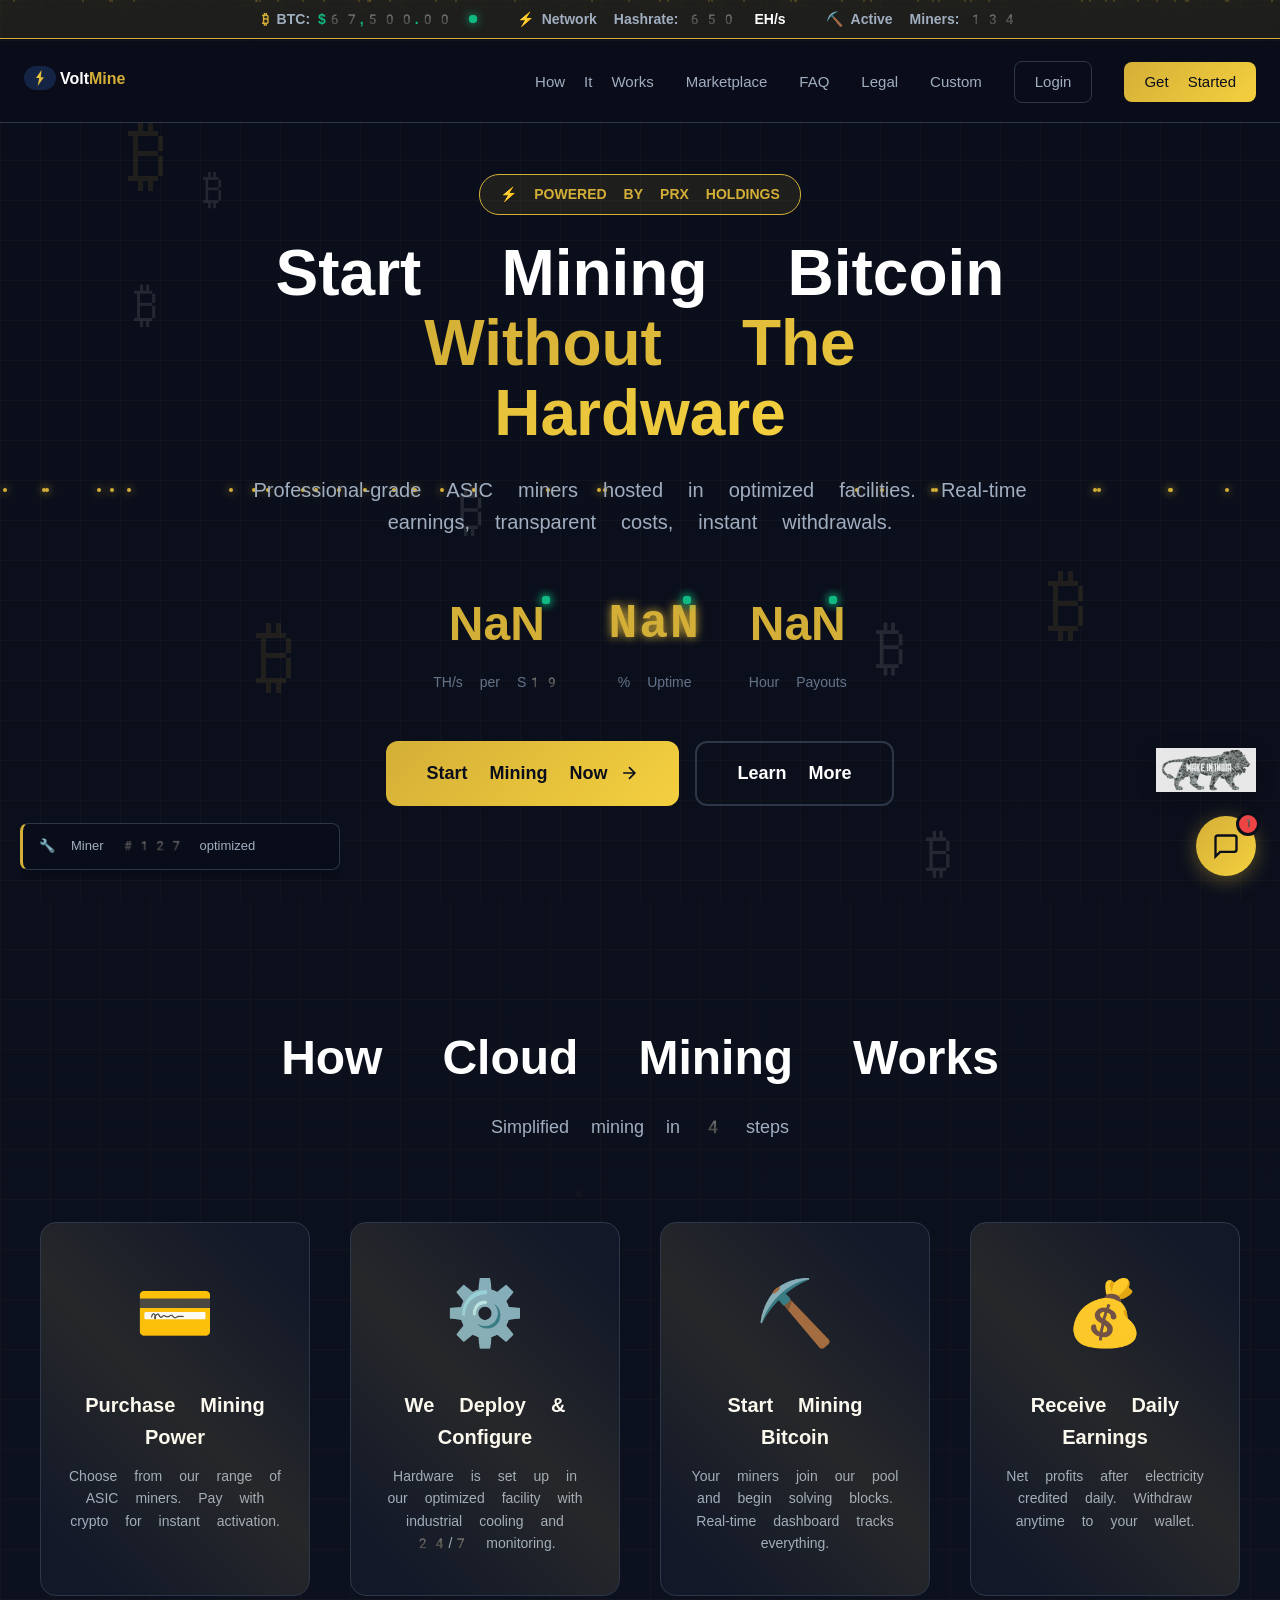
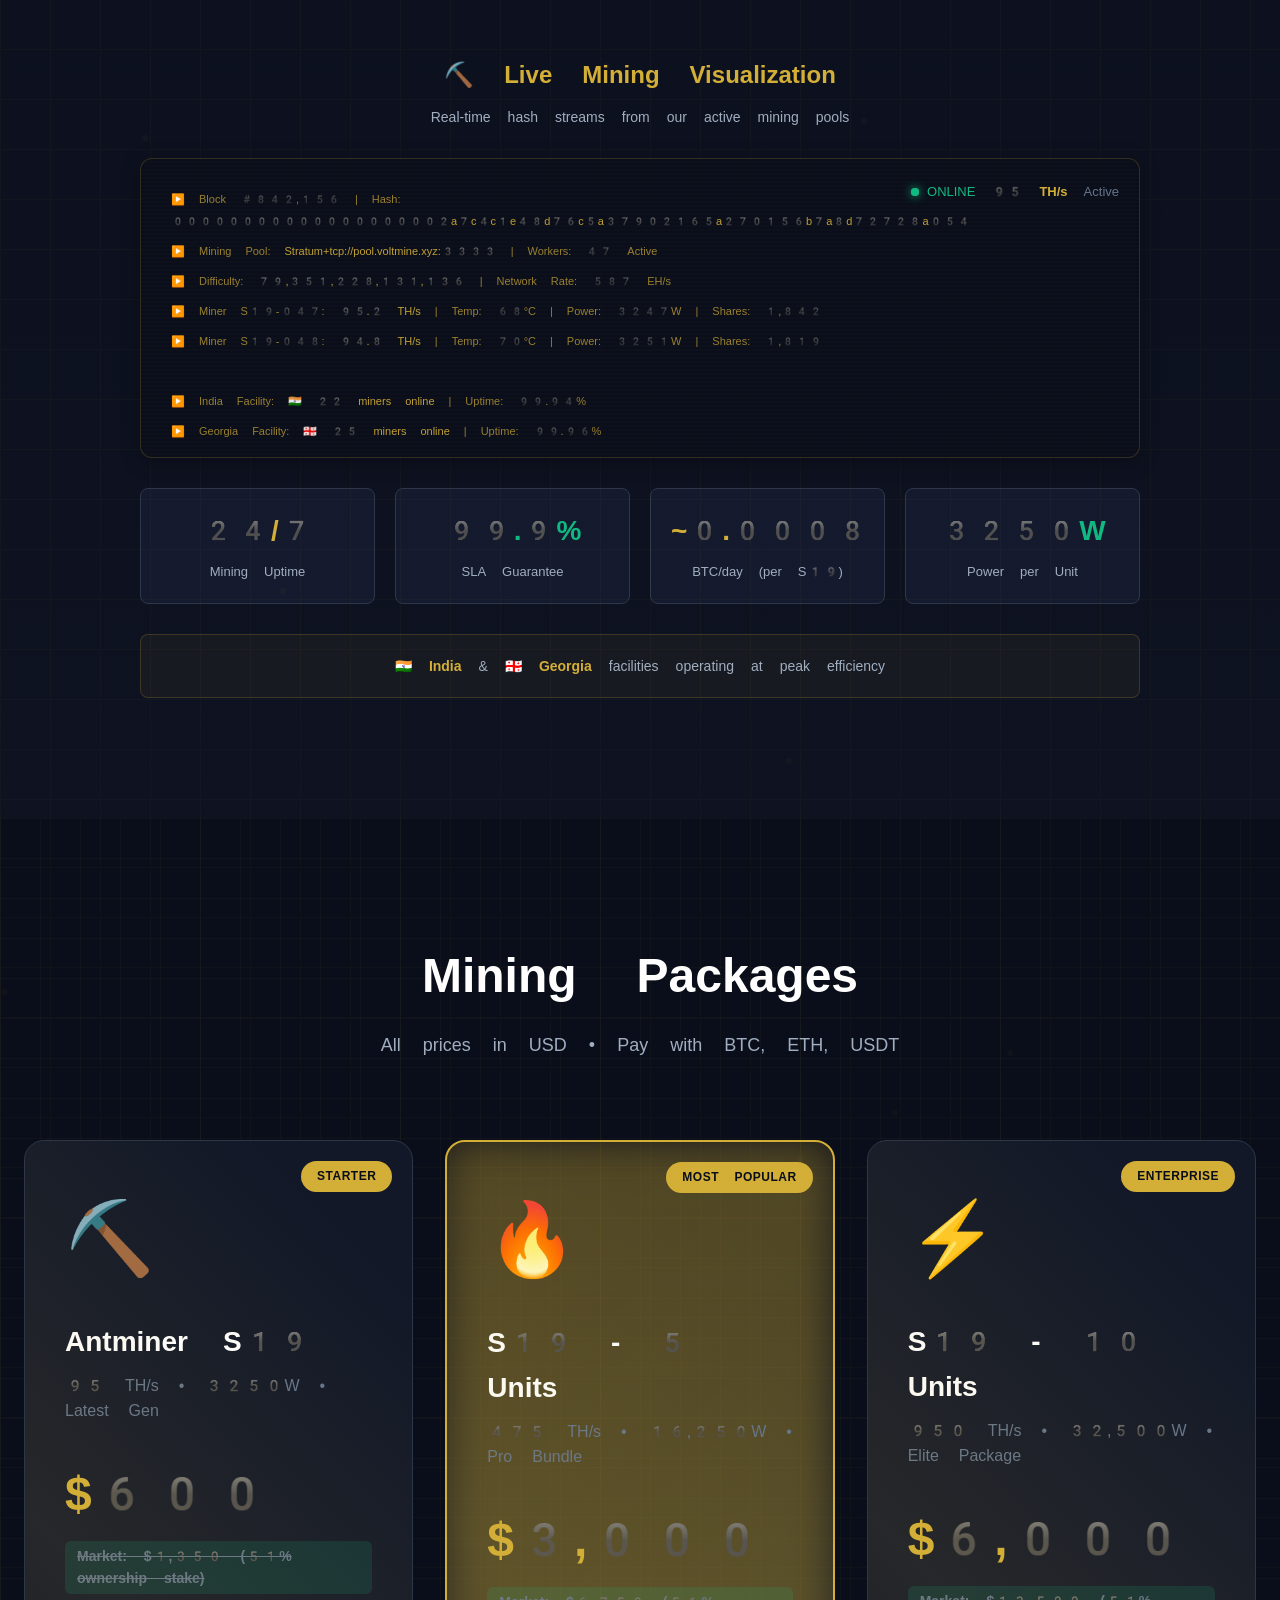
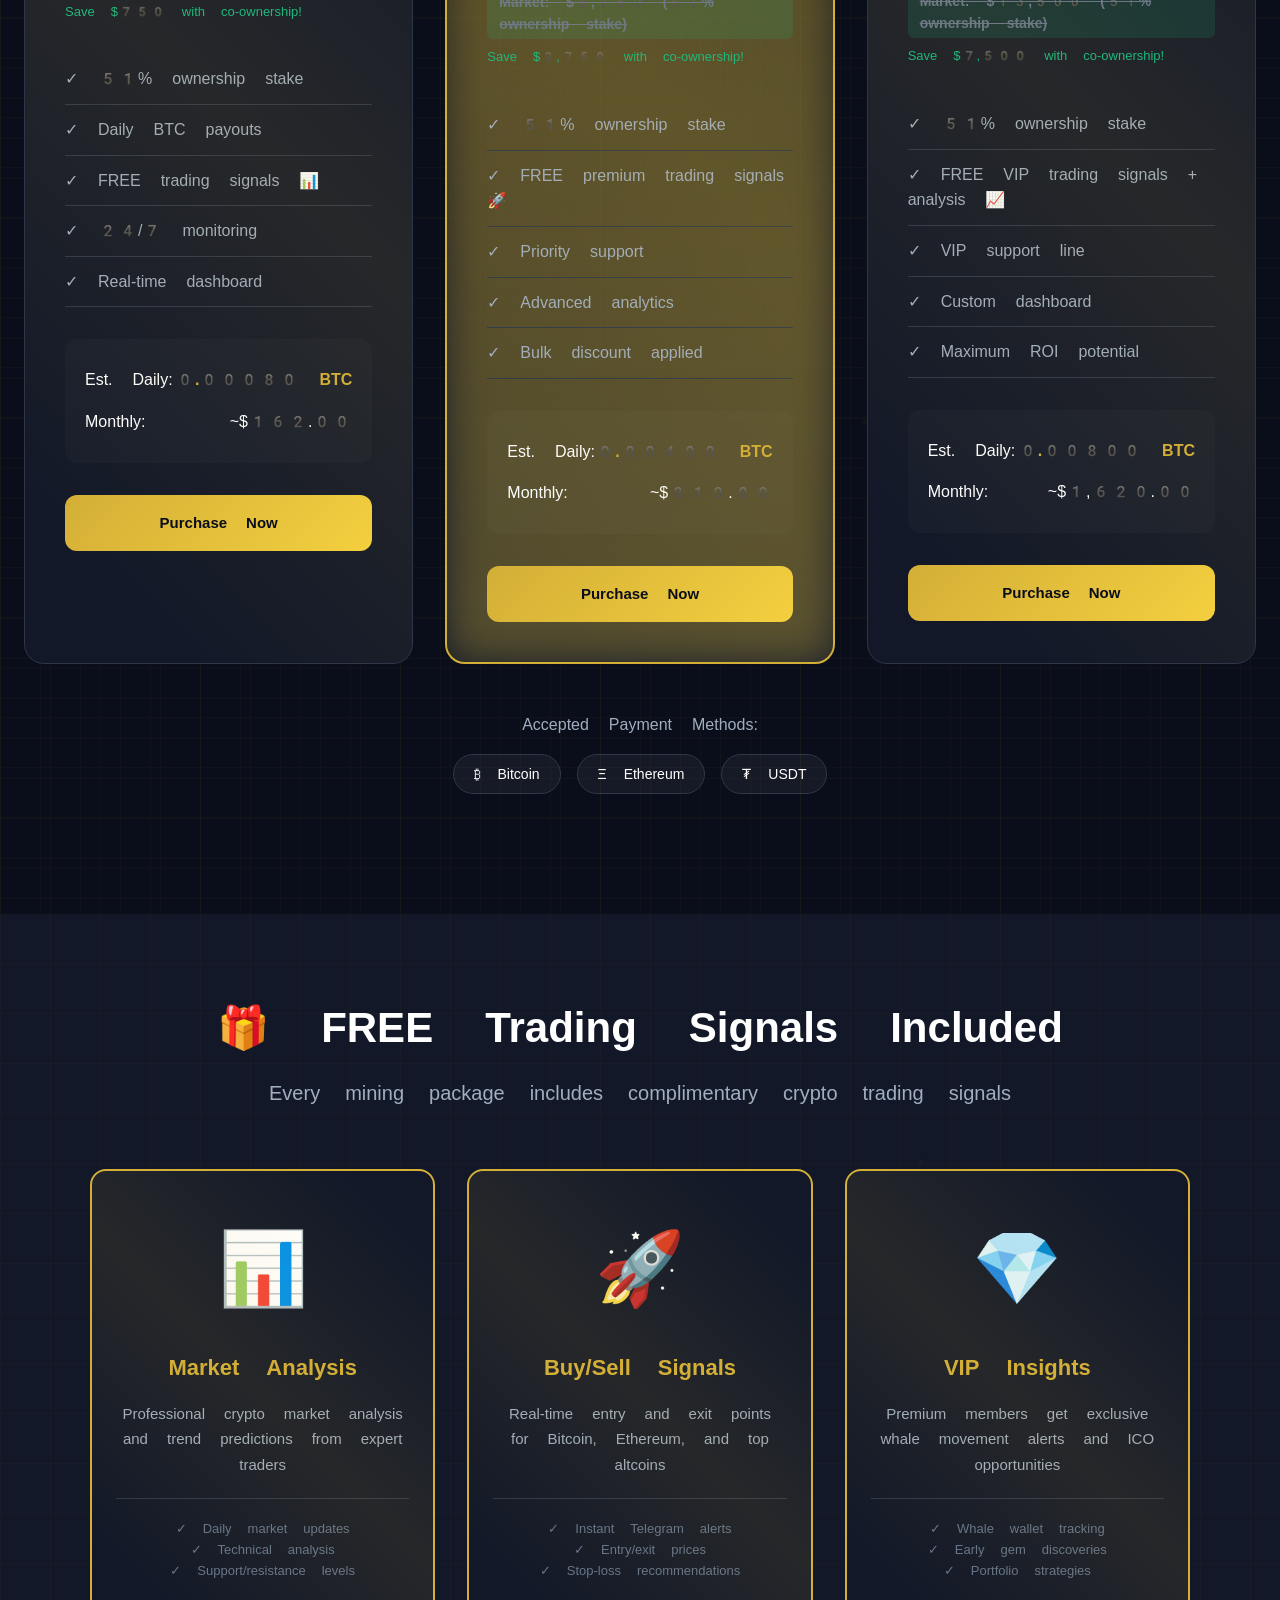
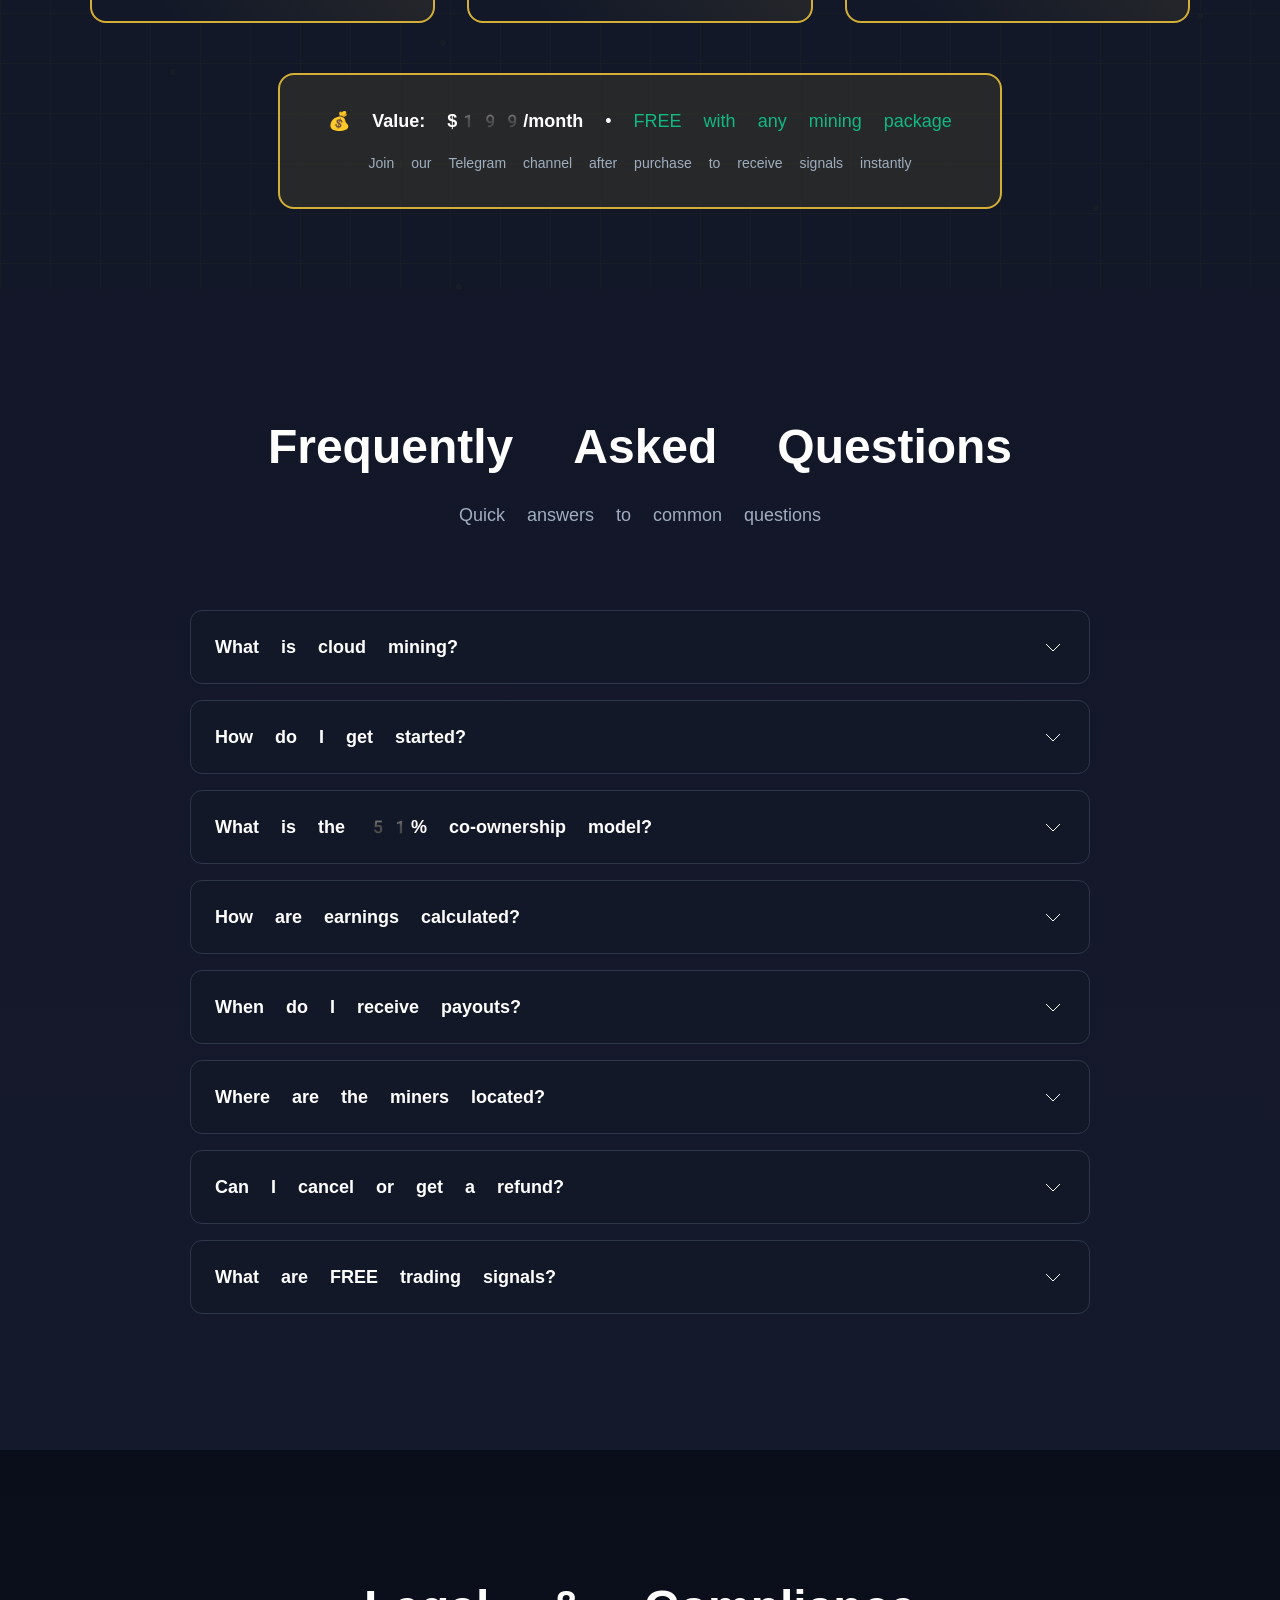
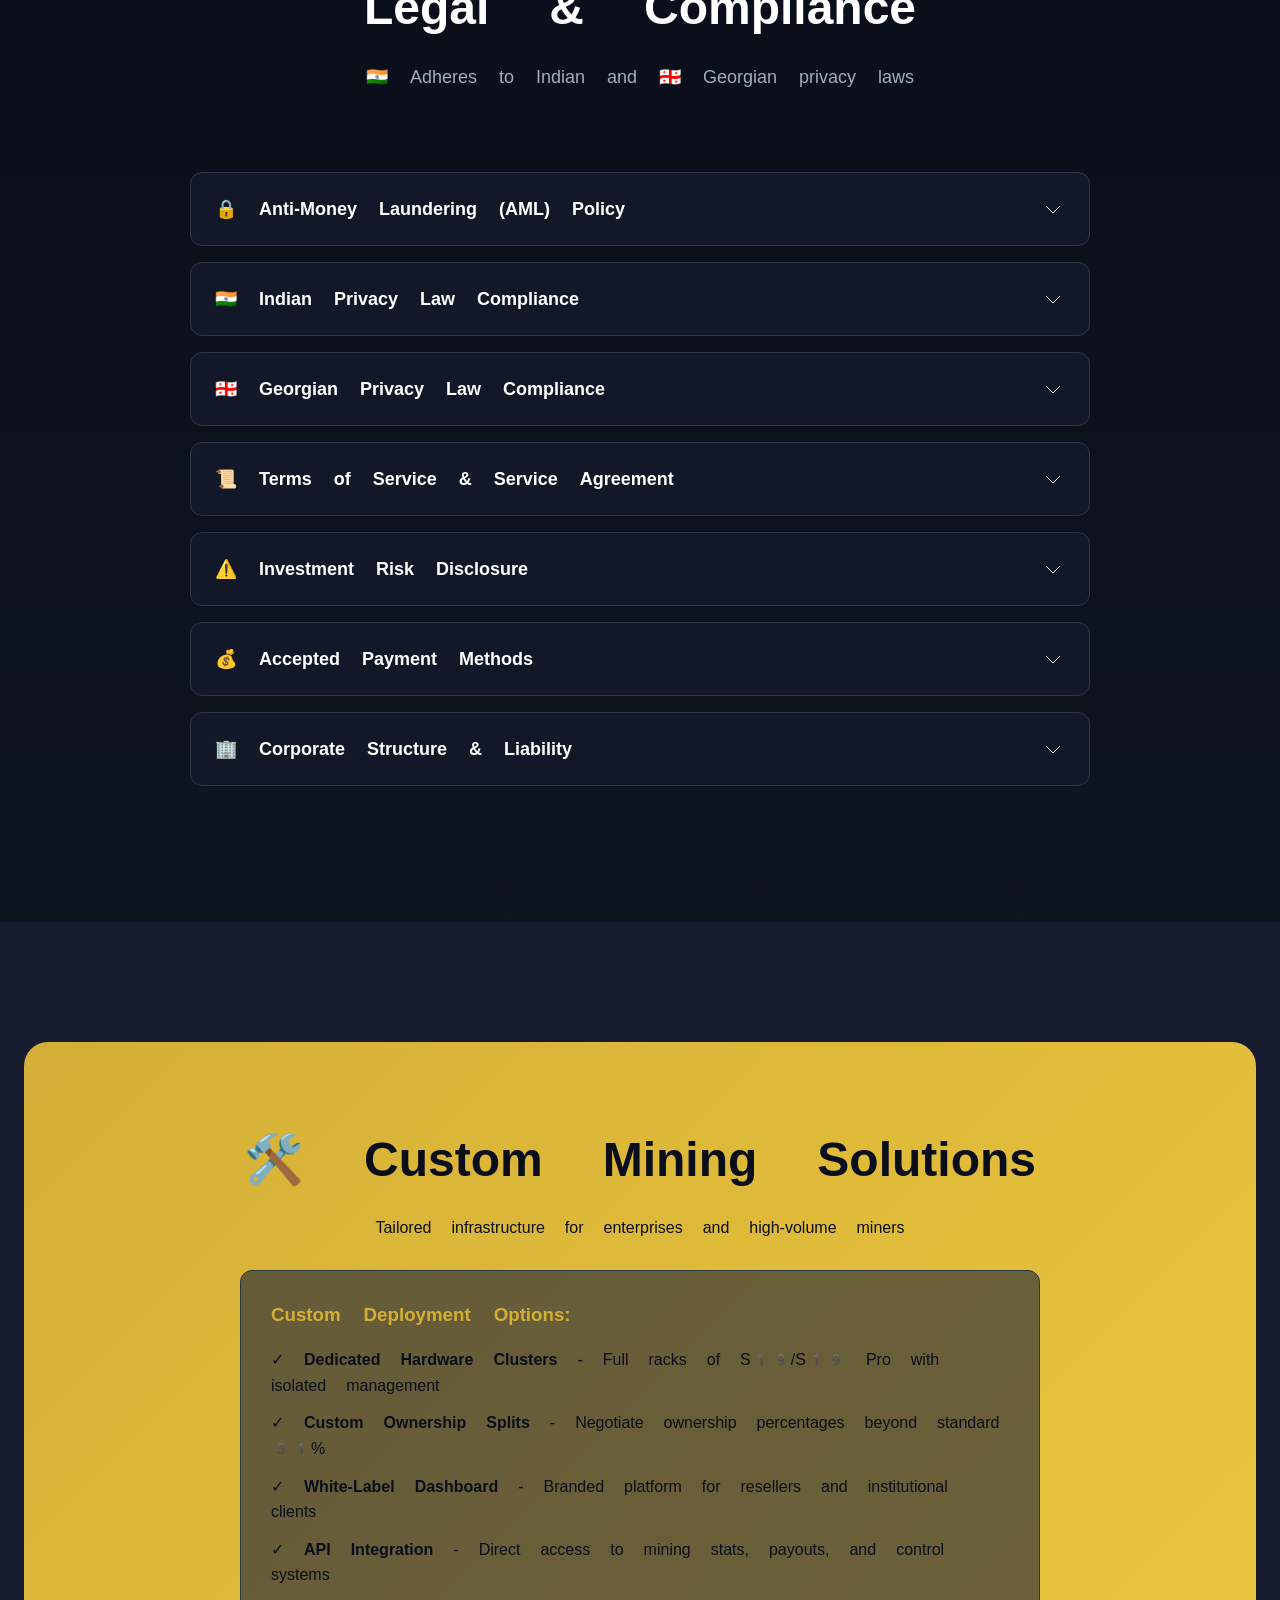
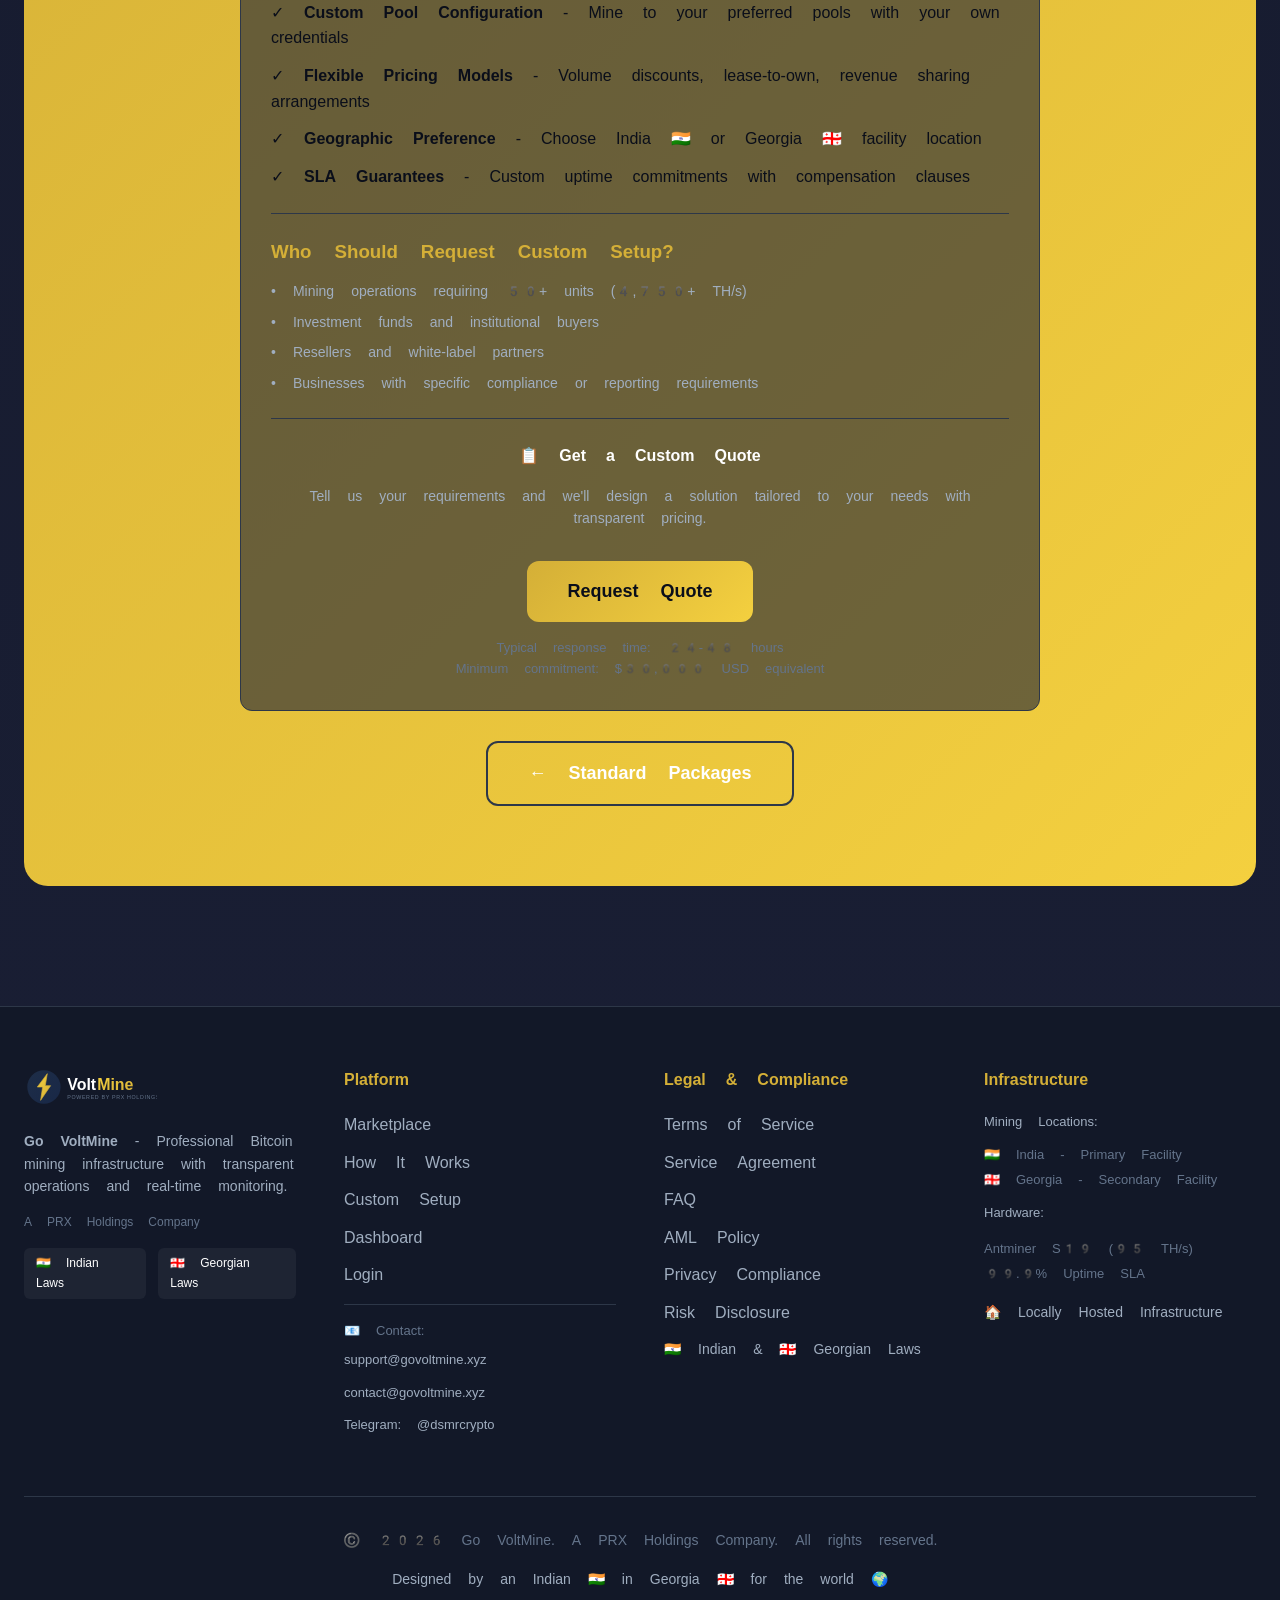
<file: index.html>
<!DOCTYPE html>
<html lang="en">
<head>
    <meta charset="UTF-8">
    <meta name="viewport" content="width=device-width, initial-scale=1.0">
    <title>Go VoltMine - Professional Bitcoin Cloud Mining | Powered by PRX Holdings</title>
    <meta name="description" content="Professional Bitcoin cloud mining with real hardware. 51% ownership, daily payouts, transparent costs. Start mining without buying equipment.">
    <meta name="keywords" content="bitcoin mining, cloud mining, cryptocurrency, ASIC miners, bitcoin earnings">
    <link rel="icon" type="image/svg+xml" href="favicon.svg">
    <link rel="stylesheet" href="css/dark-style.css">
    <link rel="stylesheet" href="css/animations.css">
    <link rel="stylesheet" href="css/cyber-effects.css">
    <link rel="stylesheet" href="css/logo-animation.css">
    <link rel="stylesheet" href="css/chatbot.css">
    <link rel="stylesheet" href="css/emoji-fix.css">
    <link rel="stylesheet" href="css/mining-viz.css">
</head>
<body>
    <!-- Centered Logo Intro -->
    <div class="logo-intro">
        <img src="voltmine-logo-light.svg" alt="Go VoltMine">
    </div>
    <!-- Navigation -->
    <nav class="navbar-modern">
        <div class="container">
            <div class="nav-brand">
                <img src="voltmine-logo-light.svg" alt="Go VoltMine" class="logo">
            </div>
            <div class="nav-links">
                <a href="#how-it-works">How It Works</a>
                <a href="#marketplace">Marketplace</a>
                <a href="#faq">FAQ</a>
                <a href="#legal">Legal</a>
                <a href="#custom">Custom</a>
                <a href="login.html" class="btn-nav">Login</a>
                <a href="login.html" class="btn-primary-nav">Get Started</a>
            </div>
        </div>
    </nav>

    <!-- Hero Section with Floating Bitcoin -->
    <section class="hero-modern">
        <div class="bitcoin-animation">
            <div class="bitcoin-float bitcoin-1">₿</div>
            <div class="bitcoin-float bitcoin-2">₿</div>
            <div class="bitcoin-float bitcoin-3">₿</div>
        </div>
        <div class="particles-container" id="particles"></div>

        <div class="container">
            <div class="hero-content-modern">
                <span class="badge-animated">⚡ POWERED BY PRX HOLDINGS</span>
                <h1 class="hero-title-animated">
                    Start Mining Bitcoin<br>
                    <span class="gradient-text">Without The Hardware</span>
                </h1>
                <p class="hero-subtitle-modern">
                    Professional-grade ASIC miners hosted in optimized facilities.
                    Real-time earnings, transparent costs, instant withdrawals.
                </p>

                <div class="hero-stats-animated">
                    <div class="stat-animated">
                        <div class="stat-number glitch" data-count="95">0</div>
                        <div class="stat-label">TH/s per S19</div>
                    </div>
                    <div class="stat-animated">
                        <div class="stat-number digital-counter" data-count="99.9">0</div>
                        <div class="stat-label">% Uptime</div>
                    </div>
                    <div class="stat-animated">
                        <div class="stat-number" data-count="24">0</div>
                        <div class="stat-label">Hour Payouts</div>
                    </div>
                </div>

                <div class="hero-cta-modern">
                    <a href="#marketplace" class="btn-primary-large">
                        <span>Start Mining Now</span>
                        <svg width="20" height="20" viewBox="0 0 24 24" fill="none" stroke="currentColor" stroke-width="2">
                            <path d="M5 12h14M12 5l7 7-7 7"/>
                        </svg>
                    </a>
                    <a href="#how-it-works" class="btn-outline-large">
                        <span>Learn More</span>
                    </a>
                </div>
            </div>
        </div>
    </section>

    <!-- Animated Flow Diagram -->
    <section class="flow-section">
        <div class="container">
            <h2 class="section-title-animated">How Cloud Mining Works</h2>
            <p class="section-subtitle">Simplified mining in 4 steps</p>

            <div class="flow-diagram">
                <div class="flow-step" data-step="1">
                    <div class="flow-icon">💳</div>
                    <h3>Purchase Mining Power</h3>
                    <p>Choose from our range of ASIC miners. Pay with crypto for instant activation.</p>
                    <div class="flow-connector"></div>
                </div>

                <div class="flow-step" data-step="2">
                    <div class="flow-icon">⚙️</div>
                    <h3>We Deploy & Configure</h3>
                    <p>Hardware is set up in our optimized facility with industrial cooling and 24/7 monitoring.</p>
                    <div class="flow-connector"></div>
                </div>

                <div class="flow-step" data-step="3">
                    <div class="flow-icon">⛏️</div>
                    <h3>Start Mining Bitcoin</h3>
                    <p>Your miners join our pool and begin solving blocks. Real-time dashboard tracks everything.</p>
                    <div class="flow-connector"></div>
                </div>

                <div class="flow-step" data-step="4">
                    <div class="flow-icon">💰</div>
                    <h3>Receive Daily Earnings</h3>
                    <p>Net profits after electricity credited daily. Withdraw anytime to your wallet.</p>
                </div>
            </div>

            <!-- Live Mining Visualization -->
            <div style="max-width: 1000px; margin: 60px auto 0;">
                <h3 style="text-align: center; color: var(--accent-gold); font-size: 24px; margin-bottom: 12px;">⛏️ Live Mining Visualization</h3>
                <p style="text-align: center; color: var(--text-secondary); font-size: 14px; margin-bottom: 30px;">Real-time hash streams from our active mining pools</p>

                <div class="mining-viz" style="background: rgba(10, 14, 26, 0.8); border: 1px solid rgba(212, 175, 55, 0.2); border-radius: 12px; padding: 30px; min-height: 300px; position: relative; overflow: hidden; font-family: 'Courier New', monospace; font-size: 11px; line-height: 2;">
                    <!-- Header -->
                    <div style="position: absolute; top: 20px; right: 20px; display: flex; gap: 16px; align-items: center; z-index: 10;">
                        <div style="display: flex; align-items: center; gap: 8px;">
                            <div class="status-dot" style="width: 8px; height: 8px; background: #10b981; border-radius: 50%; animation: statusPulse 2s ease-in-out infinite;"></div>
                            <span style="color: #10b981; font-size: 13px; font-family: 'Segoe UI', sans-serif;">ONLINE</span>
                        </div>
                        <div style="color: var(--text-muted); font-size: 13px; font-family: 'Segoe UI', sans-serif;">
                            <strong style="color: var(--accent-gold);">95 TH/s</strong> Active
                        </div>
                    </div>

                    <!-- Live Hash Streams -->
                    <div style="color: rgba(212, 175, 55, 0.7);">
                        <div class="hash-line" style="margin-bottom: 8px;">
                            <span style="color: #10b981;">▶</span> Block #842,156 | Hash: <span class="hash-value">00000000000000000002a7c4c1e48d76c5a37902165a270156b7a8d72728a054</span>
                        </div>
                        <div class="hash-line" style="margin-bottom: 8px;">
                            <span style="color: #10b981;">▶</span> Mining Pool: <span class="hash-value">Stratum+tcp://pool.voltmine.xyz:3333</span> | Workers: 47 Active
                        </div>
                        <div class="hash-line" style="margin-bottom: 8px;">
                            <span style="color: #10b981;">▶</span> Difficulty: <span class="hash-value">79,351,228,131,136</span> | Network Rate: 587 EH/s
                        </div>
                        <div class="hash-line" style="margin-bottom: 8px;">
                            <span style="color: #10b981;">▶</span> Miner S19-047: <span class="hash-value">95.2 TH/s</span> | Temp: 68°C | Power: 3247W | Shares: 1,842
                        </div>
                        <div class="hash-line" style="margin-bottom: 8px;">
                            <span style="color: #10b981;">▶</span> Miner S19-048: <span class="hash-value">94.8 TH/s</span> | Temp: 70°C | Power: 3251W | Shares: 1,819
                        </div>
                        <div class="hash-line" style="margin-bottom: 8px;">
                            <span style="color: #f59e0b;">⚡</span> Share Found! <span class="hash-value">Difficulty: 8,192</span> | Accepted by pool
                        </div>
                        <div class="hash-line" style="margin-bottom: 8px;">
                            <span style="color: #10b981;">▶</span> India Facility: <span class="hash-value">🇮🇳 22 miners online</span> | Uptime: 99.94%
                        </div>
                        <div class="hash-line" style="margin-bottom: 8px;">
                            <span style="color: #10b981;">▶</span> Georgia Facility: <span class="hash-value">🇬🇪 25 miners online</span> | Uptime: 99.96%
                        </div>
                        <div class="hash-line" style="margin-bottom: 8px;">
                            <span style="color: #f59e0b;">⚡</span> Share Found! <span class="hash-value">Difficulty: 16,384</span> | Accepted by pool
                        </div>
                        <div class="hash-line" style="margin-bottom: 8px;">
                            <span style="color: #10b981;">▶</span> Payout Queue: <span class="hash-value">0.0847 BTC</span> | Next payout in 6h 23m
                        </div>
                        <div class="hash-line" style="margin-bottom: 8px;">
                            <span style="color: #10b981;">▶</span> Last Block: <span class="hash-value">12 minutes ago</span> | Reward: 3.125 BTC + fees
                        </div>
                        <div class="hash-line" style="margin-bottom: 8px;">
                            <span style="color: #3b82f6;">●</span> System Status: <span class="hash-value">All systems operational</span> | Latency: 12ms
                        </div>
                    </div>
                </div>

                <div style="margin-top: 30px; display: grid; grid-template-columns: repeat(auto-fit, minmax(200px, 1fr)); gap: 20px;">
                    <div style="background: rgba(26, 33, 56, 0.6); border: 1px solid var(--border); border-radius: 8px; padding: 20px; text-align: center;">
                        <div style="font-size: 28px; color: var(--accent-gold); font-weight: 700;">24/7</div>
                        <div style="font-size: 13px; color: var(--text-secondary); margin-top: 8px;">Mining Uptime</div>
                    </div>
                    <div style="background: rgba(26, 33, 56, 0.6); border: 1px solid var(--border); border-radius: 8px; padding: 20px; text-align: center;">
                        <div style="font-size: 28px; color: var(--success); font-weight: 700;">99.9%</div>
                        <div style="font-size: 13px; color: var(--text-secondary); margin-top: 8px;">SLA Guarantee</div>
                    </div>
                    <div style="background: rgba(26, 33, 56, 0.6); border: 1px solid var(--border); border-radius: 8px; padding: 20px; text-align: center;">
                        <div style="font-size: 28px; color: var(--accent-gold); font-weight: 700;">~0.0008</div>
                        <div style="font-size: 13px; color: var(--text-secondary); margin-top: 8px;">BTC/day (per S19)</div>
                    </div>
                    <div style="background: rgba(26, 33, 56, 0.6); border: 1px solid var(--border); border-radius: 8px; padding: 20px; text-align: center;">
                        <div style="font-size: 28px; color: var(--success); font-weight: 700;">3250W</div>
                        <div style="font-size: 13px; color: var(--text-secondary); margin-top: 8px;">Power per Unit</div>
                    </div>
                </div>

                <div style="margin-top: 30px; text-align: center; padding: 20px; background: rgba(212, 175, 55, 0.05); border: 1px solid rgba(212, 175, 55, 0.2); border-radius: 8px;">
                    <p style="color: var(--text-secondary); font-size: 14px; margin: 0;">
                        <strong style="color: var(--accent-gold);">🇮🇳 India</strong> & <strong style="color: var(--accent-gold);">🇬🇪 Georgia</strong> facilities operating at peak efficiency
                    </p>
                </div>
            </div>
        </div>
    </section>

    <!-- Marketplace with hover effects -->
    <section id="marketplace" class="marketplace-modern">
        <div class="container">
            <h2 class="section-title-animated">Mining Packages</h2>
            <p class="section-subtitle">All prices in USD • Pay with BTC, ETH, USDT</p>

            <div class="pricing-grid">
                <!-- Starter Package -->
                <div class="pricing-card" data-plan="starter">
                    <div class="card-badge">STARTER</div>
                    <div class="card-icon-large">⛏️</div>
                    <h3>Antminer S19</h3>
                    <p class="miner-specs">95 TH/s • 3250W • Latest Gen</p>

                    <div class="price-section">
                        <div class="price-main">$600</div>
                        <div class="price-discount">Market: $1,350 (51% ownership stake)</div>
                        <p style="font-size: 13px; color: var(--success); margin-top: 8px;">Save $750 with co-ownership!</p>
                    </div>

                    <ul class="features-list">
                        <li>✓ 51% ownership stake</li>
                        <li>✓ Daily BTC payouts</li>
                        <li>✓ FREE trading signals 📊</li>
                        <li>✓ 24/7 monitoring</li>
                        <li>✓ Real-time dashboard</li>
                    </ul>

                    <div class="earnings-estimate">
                        <div class="estimate-row">
                            <span>Est. Daily:</span>
                            <span class="highlight">0.00080 BTC</span>
                        </div>
                        <div class="estimate-row">
                            <span>Monthly:</span>
                            <span>~$162.00</span>
                        </div>
                    </div>

                    <a href="login.html" class="btn-card neon-btn"><span>Purchase Now</span></a>
                </div>

                <!-- Pro Package -->
                <div class="pricing-card featured" data-plan="pro">
                    <div class="card-badge">MOST POPULAR</div>
                    <div class="featured-glow"></div>
                    <div class="card-icon-large">🔥</div>
                    <h3>S19 - 5 Units</h3>
                    <p class="miner-specs">475 TH/s • 16,250W • Pro Bundle</p>

                    <div class="price-section">
                        <div class="price-main">$3,000</div>
                        <div class="price-discount">Market: $6,750 (51% ownership stake)</div>
                        <p style="font-size: 13px; color: var(--success); margin-top: 8px;">Save $3,750 with co-ownership!</p>
                    </div>

                    <ul class="features-list">
                        <li>✓ 51% ownership stake</li>
                        <li>✓ FREE premium trading signals 🚀</li>
                        <li>✓ Priority support</li>
                        <li>✓ Advanced analytics</li>
                        <li>✓ Bulk discount applied</li>
                    </ul>

                    <div class="earnings-estimate">
                        <div class="estimate-row">
                            <span>Est. Daily:</span>
                            <span class="highlight">0.00400 BTC</span>
                        </div>
                        <div class="estimate-row">
                            <span>Monthly:</span>
                            <span>~$810.00</span>
                        </div>
                    </div>

                    <a href="login.html" class="btn-card btn-featured neon-btn"><span>Purchase Now</span></a>
                </div>

                <!-- Enterprise Package -->
                <div class="pricing-card" data-plan="enterprise">
                    <div class="card-badge">ENTERPRISE</div>
                    <div class="card-icon-large">⚡</div>
                    <h3>S19 - 10 Units</h3>
                    <p class="miner-specs">950 TH/s • 32,500W • Elite Package</p>

                    <div class="price-section">
                        <div class="price-main">$6,000</div>
                        <div class="price-discount">Market: $13,500 (51% ownership stake)</div>
                        <p style="font-size: 13px; color: var(--success); margin-top: 8px;">Save $7,500 with co-ownership!</p>
                    </div>

                    <ul class="features-list">
                        <li>✓ 51% ownership stake</li>
                        <li>✓ FREE VIP trading signals + analysis 📈</li>
                        <li>✓ VIP support line</li>
                        <li>✓ Custom dashboard</li>
                        <li>✓ Maximum ROI potential</li>
                    </ul>

                    <div class="earnings-estimate">
                        <div class="estimate-row">
                            <span>Est. Daily:</span>
                            <span class="highlight">0.00800 BTC</span>
                        </div>
                        <div class="estimate-row">
                            <span>Monthly:</span>
                            <span>~$1,620.00</span>
                        </div>
                    </div>

                    <a href="login.html" class="btn-card neon-btn"><span>Purchase Now</span></a>
                </div>
            </div>

            <div class="payment-methods">
                <p>Accepted Payment Methods:</p>
                <div class="crypto-icons">
                    <span class="crypto-badge">₿ Bitcoin</span>
                    <span class="crypto-badge">Ξ Ethereum</span>
                    <span class="crypto-badge">₮ USDT</span>
                </div>
            </div>
        </div>
    </section>

    <!-- FREE Trading Signals Section -->
    <section class="flow-section" style="background: var(--bg-card); padding: 80px 0;">
        <div class="container">
            <h2 class="section-title-animated" style="font-size: 42px;">
                🎁 FREE Trading Signals Included
            </h2>
            <p class="section-subtitle" style="font-size: 20px; margin-bottom: 60px;">
                Every mining package includes complimentary crypto trading signals
            </p>

            <div class="flow-diagram" style="grid-template-columns: repeat(3, 1fr); gap: 32px; max-width: 1100px;">
                <div class="flow-step holo-card hover-lift" style="border: 2px solid var(--accent-gold); opacity: 1; transform: translateY(0);">
                    <div class="flow-icon" style="font-size: 72px;">📊</div>
                    <h3 style="color: var(--accent-gold); font-size: 22px; margin-bottom: 16px;">Market Analysis</h3>
                    <p style="color: var(--text-secondary); font-size: 15px; line-height: 1.7;">
                        Professional crypto market analysis and trend predictions from expert traders
                    </p>
                    <div style="margin-top: 20px; padding-top: 20px; border-top: 1px solid var(--border); font-size: 13px; color: var(--text-muted);">
                        ✓ Daily market updates<br>
                        ✓ Technical analysis<br>
                        ✓ Support/resistance levels
                    </div>
                </div>

                <div class="flow-step holo-card hover-lift" style="border: 2px solid var(--accent-gold); opacity: 1; transform: translateY(0);">
                    <div class="flow-icon" style="font-size: 72px;">🚀</div>
                    <h3 style="color: var(--accent-gold); font-size: 22px; margin-bottom: 16px;">Buy/Sell Signals</h3>
                    <p style="color: var(--text-secondary); font-size: 15px; line-height: 1.7;">
                        Real-time entry and exit points for Bitcoin, Ethereum, and top altcoins
                    </p>
                    <div style="margin-top: 20px; padding-top: 20px; border-top: 1px solid var(--border); font-size: 13px; color: var(--text-muted);">
                        ✓ Instant Telegram alerts<br>
                        ✓ Entry/exit prices<br>
                        ✓ Stop-loss recommendations
                    </div>
                </div>

                <div class="flow-step holo-card hover-lift" style="border: 2px solid var(--accent-gold); opacity: 1; transform: translateY(0);">
                    <div class="flow-icon" style="font-size: 72px;">💎</div>
                    <h3 style="color: var(--accent-gold); font-size: 22px; margin-bottom: 16px;">VIP Insights</h3>
                    <p style="color: var(--text-secondary); font-size: 15px; line-height: 1.7;">
                        Premium members get exclusive whale movement alerts and ICO opportunities
                    </p>
                    <div style="margin-top: 20px; padding-top: 20px; border-top: 1px solid var(--border); font-size: 13px; color: var(--text-muted);">
                        ✓ Whale wallet tracking<br>
                        ✓ Early gem discoveries<br>
                        ✓ Portfolio strategies
                    </div>
                </div>
            </div>

            <div style="text-align: center; margin-top: 50px;">
                <div style="display: inline-block; background: rgba(212, 175, 55, 0.1); border: 2px solid var(--accent-gold); border-radius: 16px; padding: 32px 48px; max-width: 800px;">
                    <p style="font-size: 18px; color: var(--text-primary); margin-bottom: 16px;">
                        <strong>💰 Value: $199/month</strong> • <span style="color: var(--success);">FREE with any mining package</span>
                    </p>
                    <p style="color: var(--text-secondary); font-size: 14px; margin: 0;">
                        Join our Telegram channel after purchase to receive signals instantly
                    </p>
                </div>
            </div>
        </div>
    </section>

    <!-- FAQ Section -->
    <section id="faq" class="faq-section">
        <div class="container">
            <h2 class="section-title-animated">Frequently Asked Questions</h2>
            <p class="section-subtitle">Quick answers to common questions</p>

            <div class="faq-container">
                <div class="faq-item">
                    <button class="faq-question">
                        <span>What is cloud mining?</span>
                        <svg class="faq-icon" width="24" height="24" viewBox="0 0 24 24" fill="none" stroke="currentColor">
                            <path d="M19 9l-7 7-7-7"/>
                        </svg>
                    </button>
                    <div class="faq-answer">
                        <p>Cloud mining allows you to mine cryptocurrency without owning physical hardware. You purchase mining power from our facility where we host and maintain the equipment. You receive daily payouts based on your 51% ownership stake of the mining rewards minus operational costs (electricity, maintenance).</p>
                    </div>
                </div>

                <div class="faq-item">
                    <button class="faq-question">
                        <span>How do I get started?</span>
                        <svg class="faq-icon" width="24" height="24" viewBox="0 0 24 24" fill="none" stroke="currentColor">
                            <path d="M19 9l-7 7-7-7"/>
                        </svg>
                    </button>
                    <div class="faq-answer">
                        <p><strong>4 Simple Steps:</strong></p>
                        <ol style="margin-left: 20px; margin-top: 8px;">
                            <li>Create an account and complete KYC verification (4 documents required)</li>
                            <li>Choose your mining package (Starter, Pro, or Enterprise)</li>
                            <li>Pay with cryptocurrency (BTC, ETH, or USDT)</li>
                            <li>Start earning Bitcoin daily - tracked in your dashboard</li>
                        </ol>
                        <p style="margin-top: 12px;"><a href="login.html" style="color: var(--accent-gold);">Get Started →</a></p>
                    </div>
                </div>

                <div class="faq-item">
                    <button class="faq-question">
                        <span>What is the 51% co-ownership model?</span>
                        <svg class="faq-icon" width="24" height="24" viewBox="0 0 24 24" fill="none" stroke="currentColor">
                            <path d="M19 9l-7 7-7-7"/>
                        </svg>
                    </button>
                    <div class="faq-answer">
                        <p>You receive <strong>51% beneficial ownership</strong> of mining rewards while Go VoltMine (PRX Holdings) retains 49% ownership of the physical hardware. This co-ownership structure allows us to offer discounted equipment prices (51% of market value) while ensuring sustainable operations.</p>
                        <p style="margin-top: 8px;"><strong>Important:</strong> You cannot take physical possession of the equipment. All hardware remains in our facilities.</p>
                    </div>
                </div>

                <div class="faq-item">
                    <button class="faq-question">
                        <span>How are earnings calculated?</span>
                        <svg class="faq-icon" width="24" height="24" viewBox="0 0 24 24" fill="none" stroke="currentColor">
                            <path d="M19 9l-7 7-7-7"/>
                        </svg>
                    </button>
                    <div class="faq-answer">
                        <p><strong>Formula:</strong></p>
                        <p style="margin-top: 8px;">Daily Earnings = (Your Hashrate ÷ Pool Hashrate) × Block Rewards × 51% - Electricity - Maintenance Fee (up to 15%)</p>
                        <p style="margin-top: 12px;">All calculations are transparent and displayed in your dashboard. BTC is credited daily based on actual mining performance.</p>
                    </div>
                </div>

                <div class="faq-item">
                    <button class="faq-question">
                        <span>When do I receive payouts?</span>
                        <svg class="faq-icon" width="24" height="24" viewBox="0 0 24 24" fill="none" stroke="currentColor">
                            <path d="M19 9l-7 7-7-7"/>
                        </svg>
                    </button>
                    <div class="faq-answer">
                        <p>Mining rewards are credited to your account balance <strong>daily</strong>. You can request withdrawals anytime with a minimum of <strong>0.001 BTC</strong>.</p>
                        <p style="margin-top: 8px;">Withdrawal requests are processed within <strong>24 hours</strong> to your whitelisted Bitcoin address.</p>
                        <p style="margin-top: 8px; color: var(--text-muted); font-size: 13px;">Note: All withdrawal addresses must be pre-verified per AML policy.</p>
                    </div>
                </div>

                <div class="faq-item">
                    <button class="faq-question">
                        <span>Where are the miners located?</span>
                        <svg class="faq-icon" width="24" height="24" viewBox="0 0 24 24" fill="none" stroke="currentColor">
                            <path d="M19 9l-7 7-7-7"/>
                        </svg>
                    </button>
                    <div class="faq-answer">
                        <p>All mining equipment is hosted in our professionally managed facilities:</p>
                        <ul style="margin-top: 8px;">
                            <li>🇮🇳 <strong>India</strong> - Primary facility with optimized cooling</li>
                            <li>🇬🇪 <strong>Georgia</strong> - Secondary facility with low electricity costs</li>
                        </ul>
                        <p style="margin-top: 12px;"><strong>Features:</strong></p>
                        <ul>
                            <li>• Industrial cooling systems</li>
                            <li>• Redundant power supply</li>
                            <li>• 24/7 security monitoring</li>
                            <li>• 99.9% uptime guarantee</li>
                        </ul>
                    </div>
                </div>

                <div class="faq-item">
                    <button class="faq-question">
                        <span>Can I cancel or get a refund?</span>
                        <svg class="faq-icon" width="24" height="24" viewBox="0 0 24 24" fill="none" stroke="currentColor">
                            <path d="M19 9l-7 7-7-7"/>
                        </svg>
                    </button>
                    <div class="faq-answer">
                        <p><strong>No.</strong> All sales are final. You forfeit your ownership stake if you terminate your account. Outstanding balances will be paid out per standard withdrawal process. No equipment buyback or refunds provided.</p>
                        <p style="margin-top: 8px;">See our <a href="terms.html" style="color: var(--accent-gold);">Terms of Service</a> for details.</p>
                    </div>
                </div>

                <div class="faq-item">
                    <button class="faq-question">
                        <span>What are FREE trading signals?</span>
                        <svg class="faq-icon" width="24" height="24" viewBox="0 0 24 24" fill="none" stroke="currentColor">
                            <path d="M19 9l-7 7-7-7"/>
                        </svg>
                    </button>
                    <div class="faq-answer">
                        <p>All packages include premium trading signals (<strong>$199/month value - FREE</strong>):</p>
                        <ul style="margin-top: 8px;">
                            <li>📊 Daily market analysis</li>
                            <li>🚀 Buy/sell recommendations</li>
                            <li>💎 VIP insider insights</li>
                            <li>📈 Technical indicators and trends</li>
                        </ul>
                        <p style="margin-top: 12px;">Maximize your crypto profits beyond just mining!</p>
                    </div>
                </div>
            </div>
        </div>
    </section>

    <!-- Legal & Compliance Section -->
    <section id="legal" class="faq-section" style="background: linear-gradient(180deg, #0a0e1a 0%, #0f1421 100%);">
        <div class="container">
            <h2 class="section-title-animated">Legal & Compliance</h2>
            <p class="section-subtitle">🇮🇳 Adheres to Indian and 🇬🇪 Georgian privacy laws</p>

            <div class="faq-container">
                <div class="faq-item">
                    <button class="faq-question">
                        <span>🔒 Anti-Money Laundering (AML) Policy</span>
                        <svg class="faq-icon" width="24" height="24" viewBox="0 0 24 24" fill="none" stroke="currentColor">
                            <path d="M19 9l-7 7-7-7"/>
                        </svg>
                    </button>
                    <div class="faq-answer">
                        <p><strong>Go VoltMine strictly enforces AML compliance to prevent financial crimes.</strong></p>
                        <p style="margin-top: 12px;"><strong>Mandatory Requirements:</strong></p>
                        <ul>
                            <li>• <strong>Wallet Whitelisting:</strong> All withdrawal addresses must be pre-verified and whitelisted</li>
                            <li>• <strong>4 ID Documents Required:</strong>
                                <ul style="margin-left: 20px; margin-top: 8px;">
                                    <li>1. Government-issued photo ID (Passport, Driver's License, or National ID)</li>
                                    <li>2. Proof of Address (Utility bill, bank statement - within 3 months)</li>
                                    <li>3. Selfie holding your ID document</li>
                                    <li>4. Source of Funds declaration (bank statement, employment letter, or tax return)</li>
                                </ul>
                            </li>
                            <li>• <strong>Enhanced Due Diligence:</strong> Transactions over $10,000 USD require additional verification</li>
                            <li>• <strong>Ongoing Monitoring:</strong> All transactions are monitored for suspicious activity</li>
                            <li>• <strong>No Anonymous Accounts:</strong> Full KYC verification mandatory for all users</li>
                        </ul>
                        <p style="margin-top: 12px; color: var(--warning);"><strong>⚠️ Non-Compliance:</strong> Failure to provide required documentation or suspicious activity will result in immediate account suspension and fund freezing pending investigation.</p>
                        <p style="margin-top: 8px;">We cooperate fully with law enforcement and regulatory authorities.</p>
                    </div>
                </div>

                <div class="faq-item">
                    <button class="faq-question">
                        <span>🇮🇳 Indian Privacy Law Compliance</span>
                        <svg class="faq-icon" width="24" height="24" viewBox="0 0 24 24" fill="none" stroke="currentColor">
                            <path d="M19 9l-7 7-7-7"/>
                        </svg>
                    </button>
                    <div class="faq-answer">
                        <p><strong>Go VoltMine adheres to Indian data protection and privacy regulations:</strong></p>
                        <ul>
                            <li>• <strong>Digital Personal Data Protection Act (DPDPA) 2023</strong> compliance</li>
                            <li>• Data stored on locally hosted infrastructure in India</li>
                            <li>• Right to access, correct, and erase personal data</li>
                            <li>• Transparent data processing practices</li>
                            <li>• No unauthorized cross-border data transfer</li>
                            <li>• Secure encryption for all sensitive information</li>
                            <li>• User consent obtained for all data collection</li>
                        </ul>
                        <p style="margin-top: 12px;">Your data is protected under Indian law and never sold to third parties.</p>
                    </div>
                </div>

                <div class="faq-item">
                    <button class="faq-question">
                        <span>🇬🇪 Georgian Privacy Law Compliance</span>
                        <svg class="faq-icon" width="24" height="24" viewBox="0 0 24 24" fill="none" stroke="currentColor">
                            <path d="M19 9l-7 7-7-7"/>
                        </svg>
                    </button>
                    <div class="faq-answer">
                        <p><strong>Go VoltMine operations comply with Georgian data protection standards:</strong></p>
                        <ul>
                            <li>• <strong>Law of Georgia on Personal Data Protection</strong> compliance</li>
                            <li>• Mining facilities located in Georgia with full regulatory approval</li>
                            <li>• GDPR-aligned data handling practices</li>
                            <li>• Independent data protection officer oversight</li>
                            <li>• Regular compliance audits and certifications</li>
                            <li>• Transparent privacy policies available in Georgian and English</li>
                            <li>• Right to lodge complaints with Georgian data protection authority</li>
                        </ul>
                        <p style="margin-top: 12px;">Operations meet both Indian and Georgian legal standards for maximum user protection.</p>
                    </div>
                </div>

                <div class="faq-item">
                    <button class="faq-question">
                        <span>📜 Terms of Service & Service Agreement</span>
                        <svg class="faq-icon" width="24" height="24" viewBox="0 0 24 24" fill="none" stroke="currentColor">
                            <path d="M19 9l-7 7-7-7"/>
                        </svg>
                    </button>
                    <div class="faq-answer">
                        <p><strong>All users must accept our comprehensive legal agreements:</strong></p>
                        <ul>
                            <li>• <strong><a href="terms.html" target="_blank" style="color: var(--accent-gold);">Terms of Service</a></strong> - Platform usage rules, liability limitations, dispute resolution</li>
                            <li>• <strong><a href="contract.html" target="_blank" style="color: var(--accent-gold);">Co-Ownership Service Agreement</a></strong> - Legal framework for 51% ownership stake, equipment rights, termination conditions</li>
                            <li>• <strong>Risk Disclosure:</strong> Mining involves significant financial risk. No guaranteed returns.</li>
                            <li>• <strong>No Refunds:</strong> All sales final. Equipment cannot be physically retrieved.</li>
                            <li>• <strong>Termination Rights:</strong> PRX Holdings reserves the right to terminate services with 30 days notice</li>
                            <li>• <strong>Governing Law:</strong> Disputes governed by Indian and Georgian law</li>
                        </ul>
                        <p style="margin-top: 12px; color: var(--warning);"><strong>⚠️ Mandatory:</strong> Account creation requires acceptance of both documents. Checkbox verification enforced.</p>
                    </div>
                </div>

                <div class="faq-item">
                    <button class="faq-question">
                        <span>⚠️ Investment Risk Disclosure</span>
                        <svg class="faq-icon" width="24" height="24" viewBox="0 0 24 24" fill="none" stroke="currentColor">
                            <path d="M19 9l-7 7-7-7"/>
                        </svg>
                    </button>
                    <div class="faq-answer">
                        <p style="color: var(--warning); font-weight: 600;">⚠️ CRYPTOCURRENCY MINING INVOLVES SUBSTANTIAL FINANCIAL RISK</p>
                        <p style="margin-top: 12px;"><strong>Key Risk Factors:</strong></p>
                        <ul>
                            <li>• <strong>Bitcoin Price Volatility:</strong> Price can fluctuate dramatically, affecting profitability</li>
                            <li>• <strong>Network Difficulty:</strong> Mining difficulty increases over time, reducing rewards</li>
                            <li>• <strong>Hardware Obsolescence:</strong> Equipment may become unprofitable before ROI</li>
                            <li>• <strong>Electricity Costs:</strong> May exceed mining revenue during low BTC prices</li>
                            <li>• <strong>Regulatory Changes:</strong> Government restrictions may impact operations</li>
                            <li>• <strong>Service Termination:</strong> PRX Holdings may cease operations at any time</li>
                            <li>• <strong>No Guarantees:</strong> Past performance does not predict future results</li>
                            <li>• <strong>Total Loss Possible:</strong> You may lose 100% of your investment</li>
                        </ul>
                        <p style="margin-top: 12px; font-weight: 600; color: var(--warning);">⚠️ ONLY INVEST WHAT YOU CAN AFFORD TO LOSE ENTIRELY</p>
                        <p style="margin-top: 8px; font-size: 13px;">This is not financial advice. Consult a licensed financial advisor before investing.</p>
                    </div>
                </div>

                <div class="faq-item">
                    <button class="faq-question">
                        <span>💰 Accepted Payment Methods</span>
                        <svg class="faq-icon" width="24" height="24" viewBox="0 0 24 24" fill="none" stroke="currentColor">
                            <path d="M19 9l-7 7-7-7"/>
                        </svg>
                    </button>
                    <div class="faq-answer">
                        <p><strong>Cryptocurrency payments only:</strong></p>
                        <ul>
                            <li>• Bitcoin (BTC)</li>
                            <li>• Ethereum (ETH)</li>
                            <li>• USDT (Tether)</li>
                        </ul>
                        <p style="margin-top: 12px;"><strong>Payment Processors:</strong></p>
                        <ul>
                            <li>• <strong>NOWPayments</strong> - Instant activation, low fees</li>
                            <li>• <strong>BTCPay Server</strong> - Self-hosted, maximum privacy</li>
                        </ul>
                        <p style="margin-top: 12px;"><strong>Not Accepted:</strong> Credit cards, debit cards, bank transfers, PayPal, cash</p>
                        <p style="margin-top: 8px; font-size: 13px; color: var(--text-muted);">All transactions require AML verification before processing.</p>
                    </div>
                </div>

                <div class="faq-item">
                    <button class="faq-question">
                        <span>🏢 Corporate Structure & Liability</span>
                        <svg class="faq-icon" width="24" height="24" viewBox="0 0 24 24" fill="none" stroke="currentColor">
                            <path d="M19 9l-7 7-7-7"/>
                        </svg>
                    </button>
                    <div class="faq-answer">
                        <p><strong>Go VoltMine is operated by PRX Holdings</strong></p>
                        <ul>
                            <li>• Registered business entity in India and Georgia</li>
                            <li>• Limited liability structure protects both parties</li>
                            <li>• Independent audit trails for financial transparency</li>
                            <li>• Insurance coverage for facility damage (not customer losses)</li>
                            <li>• Professional management team with crypto industry experience</li>
                        </ul>
                        <p style="margin-top: 12px;"><strong>Liability Limitations:</strong></p>
                        <ul>
                            <li>• PRX Holdings not liable for market losses or mining unprofitability</li>
                            <li>• Force majeure events exempt from liability</li>
                            <li>• Maximum liability capped at purchase price paid</li>
                            <li>• No liability for regulatory seizures or government action</li>
                        </ul>
                    </div>
                </div>
            </div>
        </div>
    </section>


    <!-- Custom Setup Section -->
    <section id="custom" class="contact-section-modern">
        <div class="container">
            <div class="contact-box-modern">
                <h2>🛠️ Custom Mining Solutions</h2>
                <p>Tailored infrastructure for enterprises and high-volume miners</p>

                <div style="max-width: 800px; margin: 30px auto; text-align: left; background: rgba(26, 33, 56, 0.6); padding: 30px; border-radius: 12px; border: 1px solid var(--border);">
                    <h3 style="color: var(--accent-gold); margin-bottom: 16px;">Custom Deployment Options:</h3>
                    <ul style="list-style: none; padding: 0; margin: 0;">
                        <li style="margin-bottom: 12px;">✓ <strong>Dedicated Hardware Clusters</strong> - Full racks of S19/S19 Pro with isolated management</li>
                        <li style="margin-bottom: 12px;">✓ <strong>Custom Ownership Splits</strong> - Negotiate ownership percentages beyond standard 51%</li>
                        <li style="margin-bottom: 12px;">✓ <strong>White-Label Dashboard</strong> - Branded platform for resellers and institutional clients</li>
                        <li style="margin-bottom: 12px;">✓ <strong>API Integration</strong> - Direct access to mining stats, payouts, and control systems</li>
                        <li style="margin-bottom: 12px;">✓ <strong>Custom Pool Configuration</strong> - Mine to your preferred pools with your own credentials</li>
                        <li style="margin-bottom: 12px;">✓ <strong>Flexible Pricing Models</strong> - Volume discounts, lease-to-own, revenue sharing arrangements</li>
                        <li style="margin-bottom: 12px;">✓ <strong>Geographic Preference</strong> - Choose India 🇮🇳 or Georgia 🇬🇪 facility location</li>
                        <li style="margin-bottom: 12px;">✓ <strong>SLA Guarantees</strong> - Custom uptime commitments with compensation clauses</li>
                    </ul>

                    <div style="margin-top: 24px; padding-top: 24px; border-top: 1px solid var(--border);">
                        <h3 style="color: var(--accent-gold); margin-bottom: 12px;">Who Should Request Custom Setup?</h3>
                        <p style="font-size: 14px; color: var(--text-secondary); margin-bottom: 8px;">• Mining operations requiring 50+ units (4,750+ TH/s)</p>
                        <p style="font-size: 14px; color: var(--text-secondary); margin-bottom: 8px;">• Investment funds and institutional buyers</p>
                        <p style="font-size: 14px; color: var(--text-secondary); margin-bottom: 8px;">• Resellers and white-label partners</p>
                        <p style="font-size: 14px; color: var(--text-secondary); margin-bottom: 8px;">• Businesses with specific compliance or reporting requirements</p>
                    </div>

                    <div style="margin-top: 24px; padding-top: 24px; border-top: 1px solid var(--border); text-align: center;">
                        <p style="font-size: 16px; font-weight: 600; color: var(--text-primary); margin-bottom: 16px;">📋 Get a Custom Quote</p>
                        <p style="font-size: 14px; color: var(--text-secondary); margin-bottom: 20px;">Tell us your requirements and we'll design a solution tailored to your needs with transparent pricing.</p>
                        <div class="contact-actions">
                            <a href="mailto:contact@govoltmine.xyz?subject=Custom Mining Solution Inquiry" class="btn-primary-large">
                                Request Quote
                            </a>
                        </div>
                        <p style="margin-top: 16px; font-size: 13px; color: var(--text-muted);">
                            Typical response time: 24-48 hours<br>
                            Minimum commitment: $30,000 USD equivalent
                        </p>
                    </div>
                </div>

                <div style="margin-top: 30px;">
                    <a href="login.html" class="btn-outline-large">
                        ← Standard Packages
                    </a>
                </div>
            </div>
        </div>
    </section>

    <!-- Footer -->
    <footer class="footer-modern">
        <div class="container">
            <div class="footer-grid-modern">
                <div class="footer-col">
                    <img src="voltmine-logo.svg" alt="Go VoltMine" class="footer-logo">
                    <p><strong>Go VoltMine</strong> - Professional Bitcoin mining infrastructure with transparent operations and real-time monitoring.</p>
                    <p style="font-size: 12px; color: var(--text-muted); margin-top: 8px;">A PRX Holdings Company</p>
                    <div class="compliance-footer">
                        <span class="compliance-badge">🇮🇳 Indian Laws</span>
                        <span class="compliance-badge">🇬🇪 Georgian Laws</span>
                    </div>
                </div>

                <div class="footer-col">
                    <h4>Platform</h4>
                    <a href="#marketplace">Marketplace</a>
                    <a href="#how-it-works">How It Works</a>
                    <a href="#custom">Custom Setup</a>
                    <a href="dashboard.html">Dashboard</a>
                    <a href="login.html">Login</a>
                    <div style="margin-top: 16px; padding-top: 16px; border-top: 1px solid var(--border);">
                        <p style="font-size: 13px; color: var(--text-muted); margin-bottom: 8px;">📧 Contact:</p>
                        <a href="mailto:support@govoltmine.xyz" style="font-size: 13px;">support@govoltmine.xyz</a>
                        <a href="mailto:contact@govoltmine.xyz" style="font-size: 13px;">contact@govoltmine.xyz</a>
                        <a href="https://t.me/dsmrcrypto" target="_blank" style="font-size: 13px;">Telegram: @dsmrcrypto</a>
                    </div>
                </div>

                <div class="footer-col">
                    <h4>Legal & Compliance</h4>
                    <a href="terms.html">Terms of Service</a>
                    <a href="contract.html">Service Agreement</a>
                    <a href="#faq">FAQ</a>
                    <a href="#legal">AML Policy</a>
                    <a href="#legal">Privacy Compliance</a>
                    <a href="#legal">Risk Disclosure</a>
                    <p class="footer-small" style="margin-top: 12px;">🇮🇳 Indian & 🇬🇪 Georgian Laws</p>
                </div>

                <div class="footer-col">
                    <h4>Infrastructure</h4>
                    <p style="font-size: 13px; color: var(--text-secondary); margin-bottom: 12px;">Mining Locations:</p>
                    <p style="font-size: 13px; color: var(--text-muted); margin-bottom: 4px;">🇮🇳 India - Primary Facility</p>
                    <p style="font-size: 13px; color: var(--text-muted); margin-bottom: 12px;">🇬🇪 Georgia - Secondary Facility</p>
                    <p style="font-size: 13px; color: var(--text-secondary); margin-top: 12px;">Hardware:</p>
                    <p style="font-size: 13px; color: var(--text-muted); margin-bottom: 4px;">Antminer S19 (95 TH/s)</p>
                    <p style="font-size: 13px; color: var(--text-muted);">99.9% Uptime SLA</p>
                    <p class="footer-small" style="margin-top: 12px;">🏠 Locally Hosted Infrastructure</p>
                </div>
            </div>

            <div class="footer-bottom-modern">
                <p>&copy; 2026 Go VoltMine. A PRX Holdings Company. All rights reserved.</p>
                <p style="margin-top: 16px; font-size: 14px; color: var(--text-secondary); font-family: 'Segoe UI Emoji', 'Apple Color Emoji', 'Noto Color Emoji', sans-serif;">
                    Designed by an Indian &#127470;&#127475; in Georgia &#127468;&#127466; for the world &#127757;
                </p>
            </div>
        </div>
    </footer>

    <!-- Make in India Logo (Bottom Right) -->
    <div style="position: fixed; bottom: 100px; right: 24px; z-index: 9997; opacity: 0.9; transition: opacity 0.3s ease;">
        <img src="make-in-india.png" alt="Make in India" style="width: 100px; height: auto; filter: drop-shadow(0 4px 10px rgba(0, 0, 0, 0.3));" onmouseover="this.style.opacity='1'" onmouseout="this.style.opacity='0.9'">
    </div>

    <script src="js/animations.js"></script>
    <script src="js/cyber-animations.js"></script>
    <script src="js/live-ticker.js"></script>
    <script src="js/logo-animation.js"></script>
    <script src="js/faq-init.js"></script>
    <script src="js/mining-animation.js"></script>
    <script src="js/chatbot.js"></script>
</body>
</html>
</file>
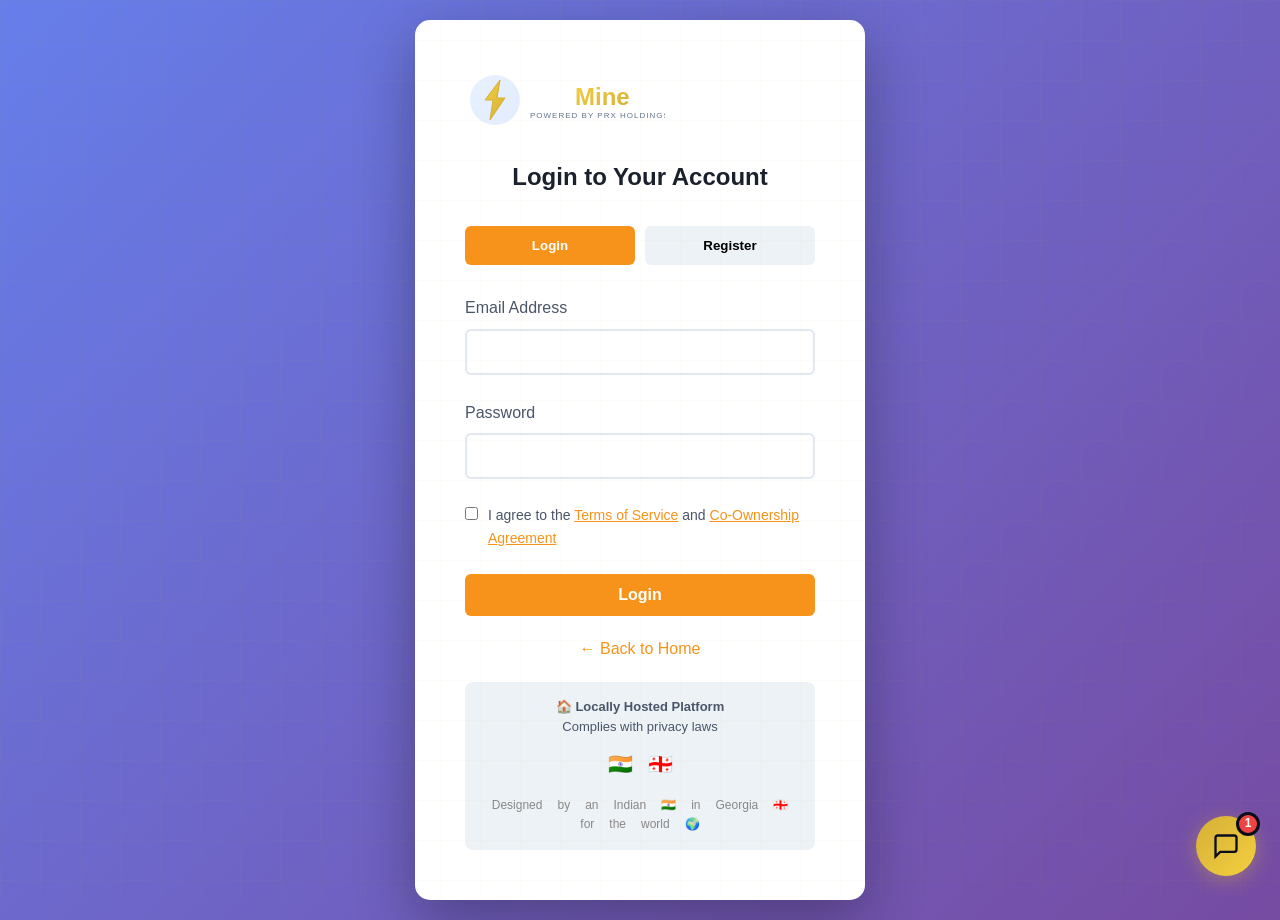
<file: admin-customers.html>
<!DOCTYPE html>
<html lang="en">
<head>
    <meta charset="UTF-8">
    <meta name="viewport" content="width=device-width, initial-scale=1.0">
    <title>Customer Management - VoltMine Admin</title>
    <link rel="icon" type="image/svg+xml" href="favicon.svg">
    <link rel="stylesheet" href="css/dark-style.css">
    <link rel="stylesheet" href="css/admin.css">
    <style>
        .customers-table {
            background: #1a2138;
            border-radius: 12px;
            overflow: hidden;
            border: 1px solid #2a3552;
            margin-top: 20px;
        }

        table {
            width: 100%;
            border-collapse: collapse;
        }

        thead {
            background: #0f1624;
        }

        th {
            padding: 15px;
            text-align: left;
            color: #d4af37;
            font-weight: 600;
            border-bottom: 2px solid #2a3552;
        }

        td {
            padding: 15px;
            border-bottom: 1px solid rgba(255,255,255,0.05);
            color: #fff;
        }

        tr:hover {
            background: rgba(212, 175, 55, 0.05);
        }

        .btn-action {
            padding: 6px 12px;
            border: none;
            border-radius: 4px;
            cursor: pointer;
            font-size: 12px;
            font-weight: 600;
            margin-right: 5px;
        }

        .btn-view {
            background: #3b82f6;
            color: white;
        }

        .btn-assign {
            background: #10b981;
            color: white;
        }

        .btn-payment {
            background: #f59e0b;
            color: white;
        }

        .top-bar {
            display: flex;
            justify-content: space-between;
            align-items: center;
            margin-bottom: 20px;
        }

        .btn-add {
            padding: 12px 24px;
            background: linear-gradient(135deg, #d4af37 0%, #f4d03f 100%);
            border: none;
            border-radius: 6px;
            color: #0a0e1a;
            font-weight: 700;
            cursor: pointer;
        }

        .modal {
            display: none;
            position: fixed;
            top: 0;
            left: 0;
            width: 100%;
            height: 100%;
            background: rgba(0,0,0,0.8);
            z-index: 1000;
            justify-content: center;
            align-items: center;
        }

        .modal.active {
            display: flex;
        }

        .modal-content {
            background: #1a2138;
            border: 1px solid #2a3552;
            border-radius: 12px;
            padding: 30px;
            max-width: 500px;
            width: 90%;
        }

        .modal-header {
            display: flex;
            justify-content: space-between;
            margin-bottom: 20px;
        }

        .modal-header h2 {
            margin: 0;
            color: #d4af37;
        }

        .close-modal {
            background: none;
            border: none;
            color: #8b92a8;
            font-size: 24px;
            cursor: pointer;
        }

        .form-group {
            margin-bottom: 20px;
        }

        .form-group label {
            display: block;
            margin-bottom: 8px;
            color: #8b92a8;
            font-weight: 500;
        }

        .form-group input, .form-group select {
            width: 100%;
            padding: 12px;
            background: #0f1624;
            border: 1px solid #2a3552;
            border-radius: 6px;
            color: white;
        }

        .btn-submit {
            width: 100%;
            padding: 14px;
            background: linear-gradient(135deg, #d4af37 0%, #f4d03f 100%);
            border: none;
            border-radius: 6px;
            color: #0a0e1a;
            font-weight: 700;
            cursor: pointer;
        }

        .alert {
            padding: 15px;
            border-radius: 8px;
            margin-bottom: 20px;
        }

        .alert-success {
            background: rgba(16, 185, 129, 0.2);
            border: 1px solid #10b981;
            color: #10b981;
        }

        .alert-error {
            background: rgba(239, 68, 68, 0.2);
            border: 1px solid #ef4444;
            color: #ef4444;
        }

        .badge {
            padding: 4px 8px;
            border-radius: 12px;
            font-size: 11px;
            font-weight: 600;
        }

        .badge-active {
            background: rgba(16, 185, 129, 0.2);
            color: #10b981;
        }
    </style>
</head>
<body>
    <nav class="navbar">
        <div class="container">
            <div class="nav-brand">
                <img src="voltmine-logo-light.svg" alt="VoltMine" class="logo">
            </div>
            <div class="nav-links">
                <a href="admin.html">Dashboard</a>
                <a href="admin-miners.html">Miners</a>
                <a href="admin-customers.html" class="active">Customers</a>
                <a href="admin-payments.html">Payments</a>
                <a href="#" onclick="logout()">Logout</a>
            </div>
        </div>
    </nav>

    <div class="container" style="padding: 40px 20px;">
        <div id="alertBox"></div>

        <div class="top-bar">
            <h1>Customers</h1>
            <button class="btn-add" onclick="showAddCustomerModal()">➕ Add Customer</button>
        </div>

        <div class="customers-table">
            <table>
                <thead>
                    <tr>
                        <th>ID</th>
                        <th>Email</th>
                        <th>BTC Address</th>
                        <th>Balance</th>
                        <th>Miners</th>
                        <th>Joined</th>
                        <th>Actions</th>
                    </tr>
                </thead>
                <tbody id="customersTableBody">
                    <tr>
                        <td colspan="7" style="text-align: center; padding: 40px;">Loading...</td>
                    </tr>
                </tbody>
            </table>
        </div>
    </div>

    <!-- Add Customer Modal -->
    <div id="customerModal" class="modal">
        <div class="modal-content">
            <div class="modal-header">
                <h2>Add New Customer</h2>
                <button class="close-modal" onclick="closeCustomerModal()">×</button>
            </div>
            <form id="customerForm" onsubmit="saveCustomer(event)">
                <div class="form-group">
                    <label>Email *</label>
                    <input type="email" id="customerEmail" required>
                </div>
                <div class="form-group">
                    <label>Password *</label>
                    <input type="password" id="customerPassword" required minlength="6">
                </div>
                <div class="form-group">
                    <label>BTC Withdrawal Address (Optional)</label>
                    <input type="text" id="customerBtcAddress" placeholder="1A1zP1eP5Q...">
                </div>
                <button type="submit" class="btn-submit">Create Customer</button>
            </form>
        </div>
    </div>

    <!-- Assign Miner Modal -->
    <div id="assignMinerModal" class="modal">
        <div class="modal-content">
            <div class="modal-header">
                <h2>Assign Miner</h2>
                <button class="close-modal" onclick="closeAssignMinerModal()">×</button>
            </div>
            <form id="assignMinerForm" onsubmit="assignMiner(event)">
                <input type="hidden" id="assignCustomerId">
                <div class="form-group">
                    <label>Select Miner *</label>
                    <select id="assignMinerId" required>
                        <option value="">Loading miners...</option>
                    </select>
                </div>
                <div class="form-group">
                    <label>Sale Price (USD) *</label>
                    <input type="number" step="0.01" id="assignPrice" required placeholder="600">
                </div>
                <button type="submit" class="btn-submit">Assign Miner</button>
            </form>
        </div>
    </div>

    <!-- Record Payment Modal -->
    <div id="paymentModal" class="modal">
        <div class="modal-content">
            <div class="modal-header">
                <h2>Record Payment</h2>
                <button class="close-modal" onclick="closePaymentModal()">×</button>
            </div>
            <form id="paymentForm" onsubmit="recordPayment(event)">
                <input type="hidden" id="paymentCustomerId">
                <div class="form-group">
                    <label>Amount (USD) *</label>
                    <input type="number" step="0.01" id="paymentAmountUsd" required>
                </div>
                <div class="form-group">
                    <label>Amount (BTC) *</label>
                    <input type="number" step="0.00000001" id="paymentAmountBtc" required>
                </div>
                <div class="form-group">
                    <label>Transaction Hash *</label>
                    <input type="text" id="paymentTxHash" required>
                </div>
                <div class="form-group">
                    <label>Package Type</label>
                    <select id="paymentPackage">
                        <option value="starter">Starter (1x S19)</option>
                        <option value="pro">Pro (5x S19)</option>
                        <option value="enterprise">Enterprise (10x S19)</option>
                    </select>
                </div>
                <button type="submit" class="btn-submit">Record Payment</button>
            </form>
        </div>
    </div>

    <script>
        const API_URL = 'https://api.govoltmine.xyz/api';
        const token = localStorage.getItem('token');

        if (!token) {
            window.location.href = 'login.html';
        }

        loadCustomers();

        async function loadCustomers() {
            try {
                const response = await fetch(`${API_URL}/admin/customers`, {
                    headers: { 'Authorization': `Bearer ${token}` }
                });

                const data = await response.json();

                if (response.ok) {
                    renderCustomers(data.customers || []);
                } else {
                    showAlert('Failed to load customers', 'error');
                }
            } catch (error) {
                showAlert('Error: ' + error.message, 'error');
            }
        }

        function renderCustomers(customers) {
            const tbody = document.getElementById('customersTableBody');

            if (customers.length === 0) {
                tbody.innerHTML = '<tr><td colspan="7" style="text-align: center; padding: 40px;">No customers yet. Click "Add Customer" to create one!</td></tr>';
                return;
            }

            tbody.innerHTML = customers.map(c => `
                <tr>
                    <td>#${c.id}</td>
                    <td>${c.email}</td>
                    <td>${c.btc_address || '<span style="color: #8b92a8;">Not set</span>'}</td>
                    <td>${c.balance_btc?.toFixed(8) || '0.00000000'} BTC</td>
                    <td>${c.miner_count || 0}</td>
                    <td>${new Date(c.created_at).toLocaleDateString()}</td>
                    <td>
                        <button class="btn-action btn-assign" onclick="showAssignMinerModal(${c.id})">Assign Miner</button>
                        <button class="btn-action btn-payment" onclick="showPaymentModal(${c.id})">Record Payment</button>
                    </td>
                </tr>
            `).join('');
        }

        function showAddCustomerModal() {
            document.getElementById('customerModal').classList.add('active');
        }

        function closeCustomerModal() {
            document.getElementById('customerModal').classList.remove('active');
            document.getElementById('customerForm').reset();
        }

        async function saveCustomer(event) {
            event.preventDefault();

            const data = {
                email: document.getElementById('customerEmail').value,
                password: document.getElementById('customerPassword').value,
                btc_address: document.getElementById('customerBtcAddress').value || null
            };

            try {
                const response = await fetch(`${API_URL}/admin/create-customer`, {
                    method: 'POST',
                    headers: {
                        'Content-Type': 'application/json',
                        'Authorization': `Bearer ${token}`
                    },
                    body: JSON.stringify(data)
                });

                const result = await response.json();

                if (response.ok) {
                    showAlert('Customer created successfully!', 'success');
                    closeCustomerModal();
                    loadCustomers();
                } else {
                    showAlert(result.error || 'Failed to create customer', 'error');
                }
            } catch (error) {
                showAlert('Error: ' + error.message, 'error');
            }
        }

        async function showAssignMinerModal(customerId) {
            document.getElementById('assignCustomerId').value = customerId;

            // Load available miners
            try {
                const response = await fetch(`${API_URL}/admin/physical-miners`, {
                    headers: { 'Authorization': `Bearer ${token}` }
                });

                const data = await response.json();
                const availableMiners = (data.miners || []).filter(m => m.status === 'available');

                const select = document.getElementById('assignMinerId');
                if (availableMiners.length === 0) {
                    select.innerHTML = '<option value="">No available miners</option>';
                } else {
                    select.innerHTML = availableMiners.map(m =>
                        `<option value="${m.id}">${m.serial_number} - ${m.model} (${m.hashrate} TH/s)</option>`
                    ).join('');
                }

                document.getElementById('assignMinerModal').classList.add('active');
            } catch (error) {
                showAlert('Error loading miners: ' + error.message, 'error');
            }
        }

        function closeAssignMinerModal() {
            document.getElementById('assignMinerModal').classList.remove('active');
        }

        async function assignMiner(event) {
            event.preventDefault();

            const data = {
                customer_id: parseInt(document.getElementById('assignCustomerId').value),
                miner_id: parseInt(document.getElementById('assignMinerId').value),
                purchase_price: parseFloat(document.getElementById('assignPrice').value)
            };

            try {
                const response = await fetch(`${API_URL}/admin/assign-miner`, {
                    method: 'POST',
                    headers: {
                        'Content-Type': 'application/json',
                        'Authorization': `Bearer ${token}`
                    },
                    body: JSON.stringify(data)
                });

                const result = await response.json();

                if (response.ok) {
                    showAlert('Miner assigned successfully!', 'success');
                    closeAssignMinerModal();
                    loadCustomers();
                } else {
                    showAlert(result.error || 'Failed to assign miner', 'error');
                }
            } catch (error) {
                showAlert('Error: ' + error.message, 'error');
            }
        }

        function showPaymentModal(customerId) {
            document.getElementById('paymentCustomerId').value = customerId;
            document.getElementById('paymentModal').classList.add('active');
        }

        function closePaymentModal() {
            document.getElementById('paymentModal').classList.remove('active');
            document.getElementById('paymentForm').reset();
        }

        async function recordPayment(event) {
            event.preventDefault();

            const data = {
                customer_id: parseInt(document.getElementById('paymentCustomerId').value),
                amount_usd: parseFloat(document.getElementById('paymentAmountUsd').value),
                amount_btc: parseFloat(document.getElementById('paymentAmountBtc').value),
                tx_hash: document.getElementById('paymentTxHash').value,
                package_type: document.getElementById('paymentPackage').value
            };

            try {
                const response = await fetch(`${API_URL}/admin/record-payment`, {
                    method: 'POST',
                    headers: {
                        'Content-Type': 'application/json',
                        'Authorization': `Bearer ${token}`
                    },
                    body: JSON.stringify(data)
                });

                const result = await response.json();

                if (response.ok) {
                    showAlert('Payment recorded successfully!', 'success');
                    closePaymentModal();
                    loadCustomers();
                } else {
                    showAlert(result.error || 'Failed to record payment', 'error');
                }
            } catch (error) {
                showAlert('Error: ' + error.message, 'error');
            }
        }

        function showAlert(message, type) {
            const alertBox = document.getElementById('alertBox');
            alertBox.innerHTML = `<div class="alert alert-${type}">${message}</div>`;
            setTimeout(() => { alertBox.innerHTML = ''; }, 5000);
        }

        function logout() {
            localStorage.removeItem('token');
            window.location.href = 'login.html';
        }

        // Close modals on outside click
        document.querySelectorAll('.modal').forEach(modal => {
            modal.addEventListener('click', function(e) {
                if (e.target === this) {
                    this.classList.remove('active');
                }
            });
        });
    </script>
</body>
</html>
</file>
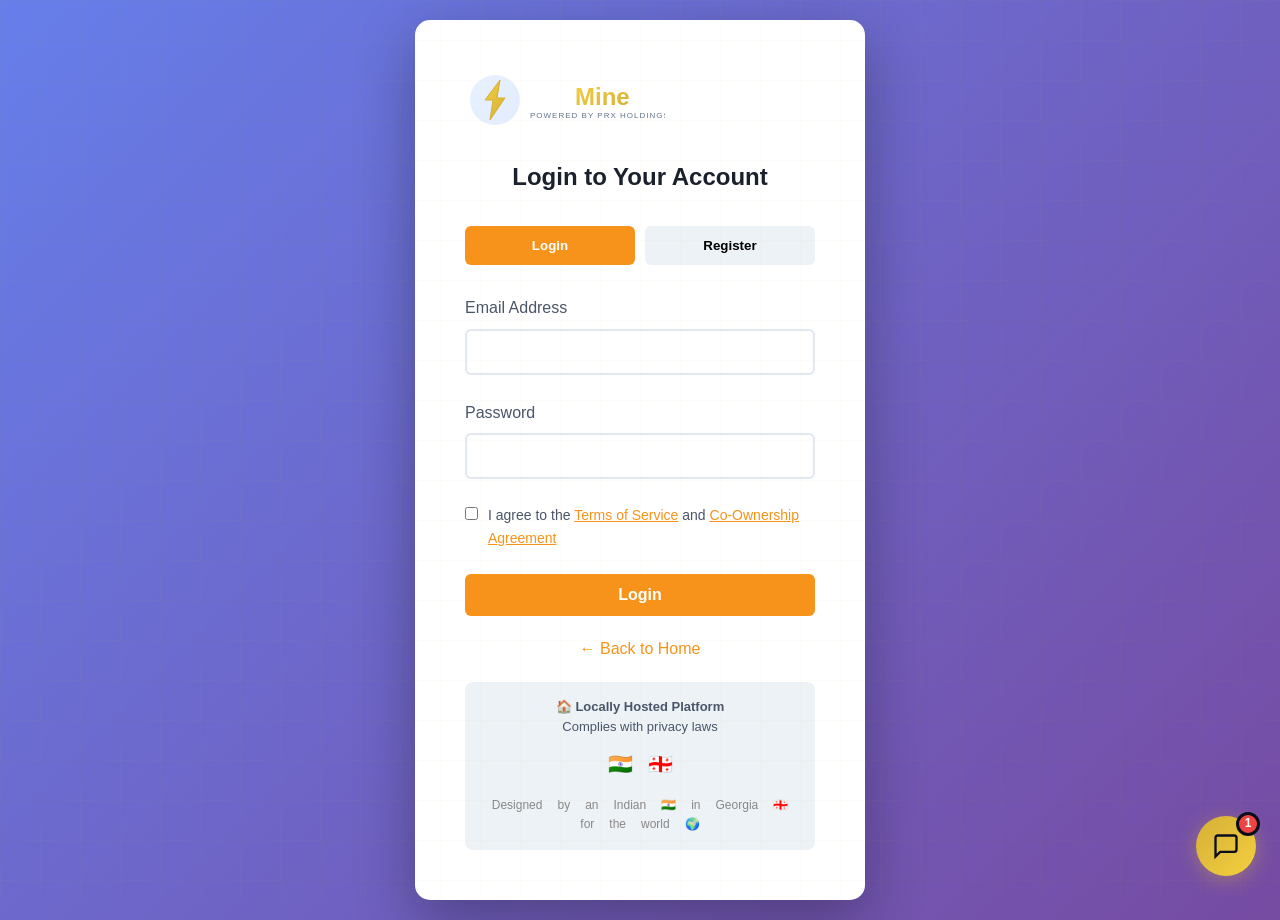
<file: admin-miners.html>
<!DOCTYPE html>
<html lang="en">
<head>
    <meta charset="UTF-8">
    <meta name="viewport" content="width=device-width, initial-scale=1.0">
    <title>Miner Management - VoltMine Admin</title>
    <link rel="icon" type="image/svg+xml" href="favicon.svg">
    <link rel="stylesheet" href="css/dark-style.css">
    <link rel="stylesheet" href="css/admin.css">
    <style>
        .miners-grid {
            display: grid;
            grid-template-columns: repeat(auto-fill, minmax(350px, 1fr));
            gap: 20px;
            margin-top: 20px;
        }

        .miner-card {
            background: linear-gradient(135deg, #1a2138 0%, #0f1624 100%);
            border: 1px solid #2a3552;
            border-radius: 12px;
            padding: 20px;
            position: relative;
        }

        .miner-card.status-available {
            border-left: 4px solid #10b981;
        }

        .miner-card.status-sold {
            border-left: 4px solid #3b82f6;
        }

        .miner-card.status-offline {
            border-left: 4px solid #ef4444;
        }

        .miner-card.status-maintenance {
            border-left: 4px solid #f59e0b;
        }

        .miner-header {
            display: flex;
            justify-content: space-between;
            align-items: start;
            margin-bottom: 15px;
        }

        .miner-serial {
            font-size: 18px;
            font-weight: bold;
            color: #d4af37;
        }

        .miner-status {
            padding: 4px 12px;
            border-radius: 20px;
            font-size: 12px;
            font-weight: 600;
            text-transform: uppercase;
        }

        .status-available {
            background: rgba(16, 185, 129, 0.2);
            color: #10b981;
        }

        .status-sold {
            background: rgba(59, 130, 246, 0.2);
            color: #3b82f6;
        }

        .status-offline {
            background: rgba(239, 68, 68, 0.2);
            color: #ef4444;
        }

        .status-maintenance {
            background: rgba(245, 158, 11, 0.2);
            color: #f59e0b;
        }

        .miner-details {
            margin: 15px 0;
        }

        .miner-detail {
            display: flex;
            justify-content: space-between;
            padding: 8px 0;
            border-bottom: 1px solid rgba(255,255,255,0.05);
        }

        .miner-detail label {
            color: #8b92a8;
            font-size: 14px;
        }

        .miner-detail value {
            color: #fff;
            font-weight: 500;
        }

        .miner-actions {
            display: flex;
            gap: 10px;
            margin-top: 15px;
        }

        .miner-actions button {
            flex: 1;
            padding: 8px;
            border: none;
            border-radius: 6px;
            cursor: pointer;
            font-weight: 600;
            font-size: 13px;
            transition: all 0.3s;
        }

        .btn-edit {
            background: #3b82f6;
            color: white;
        }

        .btn-edit:hover {
            background: #2563eb;
        }

        .btn-sync {
            background: #10b981;
            color: white;
        }

        .btn-sync:hover {
            background: #059669;
        }

        .btn-delete {
            background: #ef4444;
            color: white;
        }

        .btn-delete:hover {
            background: #dc2626;
        }

        .modal {
            display: none;
            position: fixed;
            top: 0;
            left: 0;
            width: 100%;
            height: 100%;
            background: rgba(0,0,0,0.8);
            z-index: 1000;
            justify-content: center;
            align-items: center;
        }

        .modal.active {
            display: flex;
        }

        .modal-content {
            background: #1a2138;
            border: 1px solid #2a3552;
            border-radius: 12px;
            padding: 30px;
            max-width: 500px;
            width: 90%;
            max-height: 90vh;
            overflow-y: auto;
        }

        .modal-header {
            display: flex;
            justify-content: space-between;
            align-items: center;
            margin-bottom: 20px;
        }

        .modal-header h2 {
            margin: 0;
            color: #d4af37;
        }

        .close-modal {
            background: none;
            border: none;
            color: #8b92a8;
            font-size: 24px;
            cursor: pointer;
        }

        .form-group {
            margin-bottom: 20px;
        }

        .form-group label {
            display: block;
            margin-bottom: 8px;
            color: #8b92a8;
            font-weight: 500;
        }

        .form-group input, .form-group select {
            width: 100%;
            padding: 12px;
            background: #0f1624;
            border: 1px solid #2a3552;
            border-radius: 6px;
            color: white;
            font-size: 14px;
        }

        .form-group input:focus, .form-group select:focus {
            outline: none;
            border-color: #d4af37;
        }

        .btn-submit {
            width: 100%;
            padding: 14px;
            background: linear-gradient(135deg, #d4af37 0%, #f4d03f 100%);
            border: none;
            border-radius: 6px;
            color: #0a0e1a;
            font-weight: 700;
            font-size: 16px;
            cursor: pointer;
            transition: all 0.3s;
        }

        .btn-submit:hover {
            transform: translateY(-2px);
            box-shadow: 0 10px 20px rgba(212, 175, 55, 0.3);
        }

        .top-actions {
            display: flex;
            justify-content: space-between;
            align-items: center;
            margin-bottom: 20px;
        }

        .btn-add-miner {
            padding: 12px 24px;
            background: linear-gradient(135deg, #d4af37 0%, #f4d03f 100%);
            border: none;
            border-radius: 6px;
            color: #0a0e1a;
            font-weight: 700;
            cursor: pointer;
        }

        .stats-bar {
            display: grid;
            grid-template-columns: repeat(auto-fit, minmax(150px, 1fr));
            gap: 15px;
            margin-bottom: 30px;
            padding: 20px;
            background: linear-gradient(135deg, #1a2138 0%, #0f1624 100%);
            border-radius: 12px;
            border: 1px solid #2a3552;
        }

        .stat-item {
            text-align: center;
        }

        .stat-value {
            font-size: 28px;
            font-weight: bold;
            color: #d4af37;
        }

        .stat-label {
            font-size: 13px;
            color: #8b92a8;
            margin-top: 5px;
        }

        .loading {
            text-align: center;
            padding: 40px;
            color: #8b92a8;
        }

        .alert {
            padding: 15px;
            border-radius: 8px;
            margin-bottom: 20px;
        }

        .alert-success {
            background: rgba(16, 185, 129, 0.2);
            border: 1px solid #10b981;
            color: #10b981;
        }

        .alert-error {
            background: rgba(239, 68, 68, 0.2);
            border: 1px solid #ef4444;
            color: #ef4444;
        }
    </style>
</head>
<body>
    <!-- Navigation -->
    <nav class="navbar">
        <div class="container">
            <div class="nav-brand">
                <img src="voltmine-logo-light.svg" alt="VoltMine" class="logo">
            </div>
            <div class="nav-links">
                <a href="admin.html">Dashboard</a>
                <a href="admin-miners.html" class="active">Miners</a>
                <a href="admin.html#customers">Customers</a>
                <a href="admin.html#payouts">Payouts</a>
                <a href="#" onclick="logout()">Logout</a>
            </div>
        </div>
    </nav>

    <div class="container" style="padding: 40px 20px;">
        <div id="alertBox"></div>

        <!-- Statistics Bar -->
        <div class="stats-bar">
            <div class="stat-item">
                <div class="stat-value" id="statTotal">0</div>
                <div class="stat-label">Total Miners</div>
            </div>
            <div class="stat-item">
                <div class="stat-value" id="statAvailable">0</div>
                <div class="stat-label">Available</div>
            </div>
            <div class="stat-item">
                <div class="stat-value" id="statSold">0</div>
                <div class="stat-label">Sold</div>
            </div>
            <div class="stat-item">
                <div class="stat-value" id="statOffline">0</div>
                <div class="stat-label">Offline</div>
            </div>
            <div class="stat-item">
                <div class="stat-value" id="statHashrate">0</div>
                <div class="stat-label">Total TH/s</div>
            </div>
        </div>

        <!-- Top Actions -->
        <div class="top-actions">
            <h1 style="margin: 0;">Physical Miners</h1>
            <button class="btn-add-miner" onclick="showAddMinerModal()">
                ➕ Add New Miner
            </button>
        </div>

        <!-- Miners Grid -->
        <div id="minersContainer" class="loading">
            Loading miners...
        </div>
    </div>

    <!-- Add/Edit Miner Modal -->
    <div id="minerModal" class="modal">
        <div class="modal-content">
            <div class="modal-header">
                <h2 id="modalTitle">Add New Miner</h2>
                <button class="close-modal" onclick="closeMinerModal()">×</button>
            </div>
            <form id="minerForm" onsubmit="saveMiner(event)">
                <input type="hidden" id="minerId">

                <div class="form-group">
                    <label>Serial Number *</label>
                    <input type="text" id="serialNumber" placeholder="e.g., S19-001" required>
                </div>

                <div class="form-group">
                    <label>Model *</label>
                    <input type="text" id="model" placeholder="e.g., Antminer S19" required>
                </div>

                <div class="form-group">
                    <label>Hashrate (TH/s) *</label>
                    <input type="number" step="0.01" id="hashrate" placeholder="e.g., 95" required>
                </div>

                <div class="form-group">
                    <label>Purchase Cost (USD) *</label>
                    <input type="number" step="0.01" id="purchaseCost" placeholder="e.g., 600" required>
                </div>

                <div class="form-group">
                    <label>Status</label>
                    <select id="status">
                        <option value="available">Available</option>
                        <option value="sold">Sold</option>
                        <option value="offline">Offline</option>
                        <option value="maintenance">Maintenance</option>
                    </select>
                </div>

                <div class="form-group">
                    <label>Pool Worker Name</label>
                    <input type="text" id="poolWorker" placeholder="e.g., voltmine.worker1">
                </div>

                <div class="form-group">
                    <label>Pool URL</label>
                    <input type="text" id="poolUrl" placeholder="e.g., stratum+tcp://slushpool.com:3333">
                </div>

                <div class="form-group">
                    <label>Pool Username</label>
                    <input type="text" id="poolUsername" placeholder="e.g., voltmine">
                </div>

                <button type="submit" class="btn-submit">Save Miner</button>
            </form>
        </div>
    </div>

    <script>
        const API_URL = 'https://api.govoltmine.xyz/api';
        let miners = [];

        // Check authentication
        const token = localStorage.getItem('token');
        if (!token) {
            window.location.href = 'login.html';
        }

        // Load miners on page load
        loadMiners();

        async function loadMiners() {
            try {
                const response = await fetch(`${API_URL}/admin/physical-miners`, {
                    headers: {
                        'Authorization': `Bearer ${token}`
                    }
                });

                const data = await response.json();

                if (response.ok) {
                    miners = data.miners || [];
                    renderMiners();
                    updateStats();
                } else {
                    showAlert('Failed to load miners: ' + (data.error || 'Unknown error'), 'error');
                }
            } catch (error) {
                showAlert('Error loading miners: ' + error.message, 'error');
            }
        }

        function renderMiners() {
            const container = document.getElementById('minersContainer');

            if (miners.length === 0) {
                container.innerHTML = `
                    <div class="loading">
                        No miners added yet. Click "Add New Miner" to get started!
                    </div>
                `;
                return;
            }

            container.innerHTML = miners.map(miner => `
                <div class="miner-card status-${miner.status}">
                    <div class="miner-header">
                        <div class="miner-serial">${miner.serial_number}</div>
                        <span class="miner-status status-${miner.status}">${miner.status}</span>
                    </div>

                    <div class="miner-details">
                        <div class="miner-detail">
                            <label>Model:</label>
                            <value>${miner.model}</value>
                        </div>
                        <div class="miner-detail">
                            <label>Hashrate:</label>
                            <value>${miner.hashrate} TH/s</value>
                        </div>
                        <div class="miner-detail">
                            <label>Purchase Cost:</label>
                            <value>$${miner.purchase_cost}</value>
                        </div>
                        ${miner.sold_price ? `
                        <div class="miner-detail">
                            <label>Sold Price:</label>
                            <value>$${miner.sold_price}</value>
                        </div>
                        ` : ''}
                        ${miner.pool_worker_name ? `
                        <div class="miner-detail">
                            <label>Pool Worker:</label>
                            <value>${miner.pool_worker_name}</value>
                        </div>
                        ` : ''}
                        ${miner.customer_id ? `
                        <div class="miner-detail">
                            <label>Customer ID:</label>
                            <value>#${miner.customer_id}</value>
                        </div>
                        ` : ''}
                    </div>

                    <div class="miner-actions">
                        <button class="btn-edit" onclick="editMiner(${miner.id})">✏️ Edit</button>
                        ${miner.status === 'sold' && miner.pool_worker_name ? `
                        <button class="btn-sync" onclick="syncMiner(${miner.id})">🔄 Sync</button>
                        ` : ''}
                        ${miner.status !== 'sold' ? `
                        <button class="btn-delete" onclick="deleteMiner(${miner.id})">🗑️ Delete</button>
                        ` : ''}
                    </div>
                </div>
            `).join('');

            container.className = 'miners-grid';
        }

        function updateStats() {
            document.getElementById('statTotal').textContent = miners.length;
            document.getElementById('statAvailable').textContent = miners.filter(m => m.status === 'available').length;
            document.getElementById('statSold').textContent = miners.filter(m => m.status === 'sold').length;
            document.getElementById('statOffline').textContent = miners.filter(m => m.status === 'offline').length;

            const totalHashrate = miners.reduce((sum, m) => sum + m.hashrate, 0);
            document.getElementById('statHashrate').textContent = totalHashrate.toFixed(2);
        }

        function showAddMinerModal() {
            document.getElementById('modalTitle').textContent = 'Add New Miner';
            document.getElementById('minerForm').reset();
            document.getElementById('minerId').value = '';
            document.getElementById('minerModal').classList.add('active');
        }

        function editMiner(id) {
            const miner = miners.find(m => m.id === id);
            if (!miner) return;

            document.getElementById('modalTitle').textContent = 'Edit Miner';
            document.getElementById('minerId').value = miner.id;
            document.getElementById('serialNumber').value = miner.serial_number;
            document.getElementById('model').value = miner.model;
            document.getElementById('hashrate').value = miner.hashrate;
            document.getElementById('purchaseCost').value = miner.purchase_cost;
            document.getElementById('status').value = miner.status;
            document.getElementById('poolWorker').value = miner.pool_worker_name || '';
            document.getElementById('poolUrl').value = miner.pool_url || '';
            document.getElementById('poolUsername').value = miner.pool_username || '';

            document.getElementById('minerModal').classList.add('active');
        }

        function closeMinerModal() {
            document.getElementById('minerModal').classList.remove('active');
        }

        async function saveMiner(event) {
            event.preventDefault();

            const minerId = document.getElementById('minerId').value;
            const data = {
                serial_number: document.getElementById('serialNumber').value,
                model: document.getElementById('model').value,
                hashrate: parseFloat(document.getElementById('hashrate').value),
                purchase_cost: parseFloat(document.getElementById('purchaseCost').value),
                status: document.getElementById('status').value,
                pool_worker_name: document.getElementById('poolWorker').value || null,
                pool_url: document.getElementById('poolUrl').value || null,
                pool_username: document.getElementById('poolUsername').value || null
            };

            try {
                const url = minerId ?
                    `${API_URL}/admin/update-miner/${minerId}` :
                    `${API_URL}/admin/add-miner`;

                const method = minerId ? 'PUT' : 'POST';

                const response = await fetch(url, {
                    method,
                    headers: {
                        'Content-Type': 'application/json',
                        'Authorization': `Bearer ${token}`
                    },
                    body: JSON.stringify(data)
                });

                const result = await response.json();

                if (response.ok) {
                    showAlert(result.message || 'Miner saved successfully!', 'success');
                    closeMinerModal();
                    loadMiners();
                } else {
                    showAlert(result.error || 'Failed to save miner', 'error');
                }
            } catch (error) {
                showAlert('Error: ' + error.message, 'error');
            }
        }

        async function deleteMiner(id) {
            if (!confirm('Are you sure you want to delete this miner?')) return;

            try {
                const response = await fetch(`${API_URL}/admin/delete-miner/${id}`, {
                    method: 'DELETE',
                    headers: {
                        'Authorization': `Bearer ${token}`
                    }
                });

                const result = await response.json();

                if (response.ok) {
                    showAlert('Miner deleted successfully', 'success');
                    loadMiners();
                } else {
                    showAlert(result.error || 'Failed to delete miner', 'error');
                }
            } catch (error) {
                showAlert('Error: ' + error.message, 'error');
            }
        }

        async function syncMiner(id) {
            // This would integrate with pool API
            showAlert('Pool sync feature coming soon! Configure pool settings first.', 'error');
        }

        function showAlert(message, type) {
            const alertBox = document.getElementById('alertBox');
            alertBox.innerHTML = `
                <div class="alert alert-${type}">
                    ${message}
                </div>
            `;
            setTimeout(() => {
                alertBox.innerHTML = '';
            }, 5000);
        }

        function logout() {
            localStorage.removeItem('token');
            window.location.href = 'login.html';
        }

        // Close modal on outside click
        document.getElementById('minerModal').addEventListener('click', function(e) {
            if (e.target === this) {
                closeMinerModal();
            }
        });
    </script>
</body>
</html>
</file>
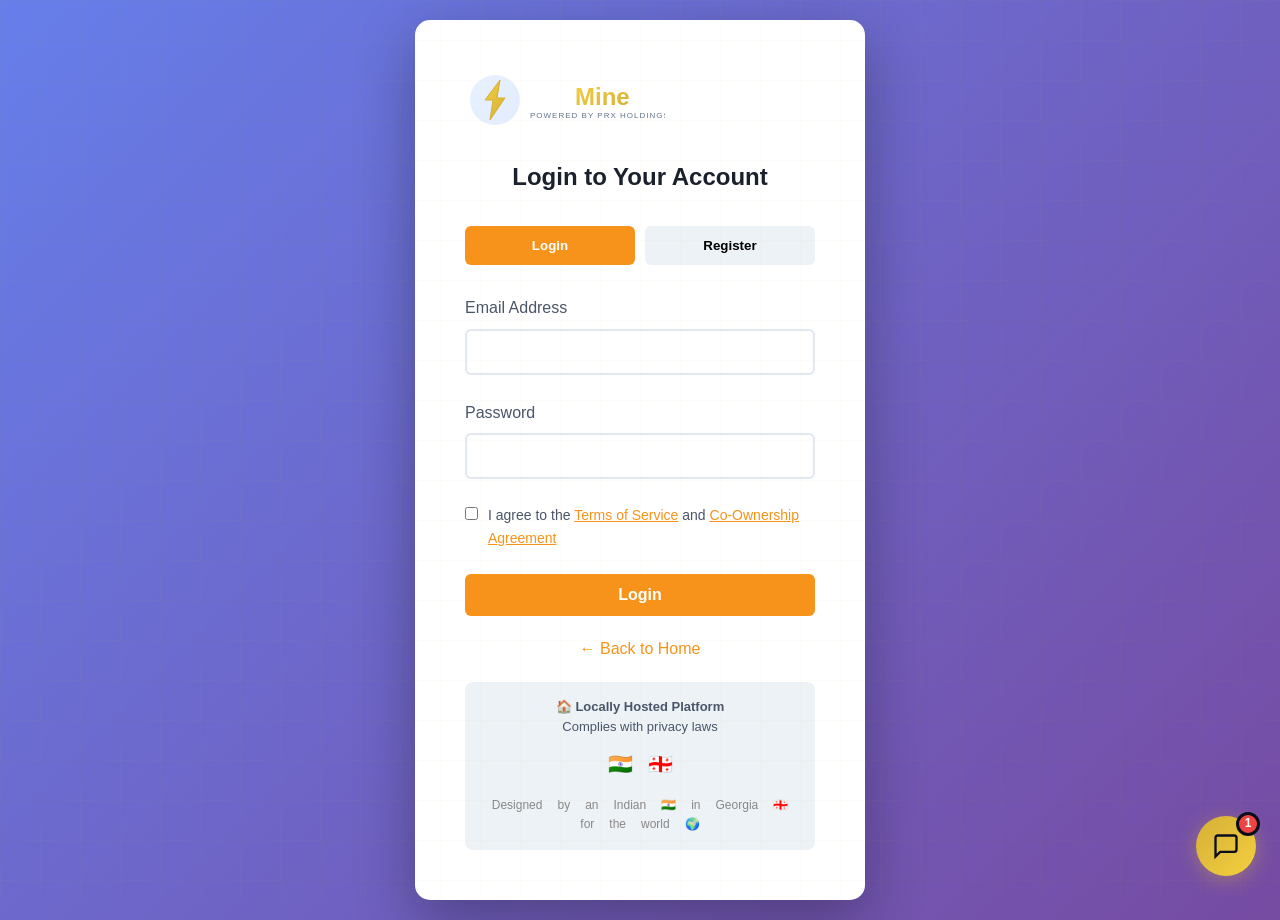
<file: admin.html>
<!DOCTYPE html>
<html lang="en">
<head>
    <meta charset="UTF-8">
    <meta name="viewport" content="width=device-width, initial-scale=1.0">
    <title>Admin CRM - Go VoltMine | Manage Mining Operations</title>
    <meta name="description" content="Go VoltMine Admin Panel - Manage customers, miners, payouts and operations.">
    <link rel="icon" type="image/svg+xml" href="favicon.svg">
    <link rel="stylesheet" href="css/dark-style.css">
    <link rel="stylesheet" href="css/dashboard.css">
    <link rel="stylesheet" href="css/admin.css">
    <link rel="stylesheet" href="css/cyber-effects.css">
    <link rel="stylesheet" href="css/logo-animation.css">
    <link rel="stylesheet" href="css/chatbot.css">
</head>
<body>
    <!-- Navigation -->
    <nav class="navbar">
        <div class="container">
            <div class="nav-brand">
                <img src="voltmine-logo-light.svg" alt="VoltMine" class="logo">
            </div>
            <div class="nav-links">
                <a href="#" onclick="showTab('overview')" class="tab-link active" data-tab="overview">Overview</a>
                <a href="#" onclick="showTab('customers')" class="tab-link" data-tab="customers">Customers</a>
                <a href="#" onclick="showTab('miners')" class="tab-link" data-tab="miners">Miners</a>
                <a href="#" onclick="showTab('payouts')" class="tab-link" data-tab="payouts">Payouts</a>
                <a href="#" onclick="logout()">Logout</a>
            </div>
        </div>
    </nav>

    <div class="admin-container">
        <div class="container">
            <!-- Overview Tab -->
            <div id="overview" class="tab-content active">
                <h1>Admin Dashboard</h1>

                <div class="admin-stats">
                    <div class="admin-stat-card">
                        <div class="stat-icon">👥</div>
                        <div>
                            <p class="stat-number" id="totalCustomers">0</p>
                            <p class="stat-label">Total Customers</p>
                        </div>
                    </div>
                    <div class="admin-stat-card">
                        <div class="stat-icon">⛏️</div>
                        <div>
                            <p class="stat-number" id="totalSoldMiners">0</p>
                            <p class="stat-label">Sold Miners</p>
                        </div>
                    </div>
                    <div class="admin-stat-card">
                        <div class="stat-icon">📦</div>
                        <div>
                            <p class="stat-number" id="availableMiners">0</p>
                            <p class="stat-label">Available Stock</p>
                        </div>
                    </div>
                    <div class="admin-stat-card">
                        <div class="stat-icon">💰</div>
                        <div>
                            <p class="stat-number" id="pendingPayouts">0</p>
                            <p class="stat-label">Pending Payouts</p>
                        </div>
                    </div>
                </div>

                <div class="admin-section">
                    <h2>Quick Actions</h2>
                    <div class="quick-actions">
                        <button class="action-btn" onclick="showAssignMinerModal()">
                            <span class="action-icon">⛏️</span>
                            <span>Assign Miner</span>
                        </button>
                        <button class="action-btn" onclick="showUpdateEarningsModal()">
                            <span class="action-icon">💰</span>
                            <span>Update Earnings</span>
                        </button>
                        <button class="action-btn" onclick="window.open('contract.html', '_blank')">
                            <span class="action-icon">📄</span>
                            <span>Print Contract</span>
                        </button>
                        <button class="action-btn" onclick="window.open('https://t.me/dsmrcrypto', '_blank')">
                            <span class="action-icon">✈️</span>
                            <span>Support</span>
                        </button>
                    </div>
                </div>
            </div>

            <!-- Customers Tab -->
            <div id="customers" class="tab-content">
                <h1>Customers</h1>
                <div id="customersTable"></div>
            </div>

            <!-- Miners Tab -->
            <div id="miners" class="tab-content">
                <h1>Miners</h1>
                <div class="admin-toolbar">
                    <button class="btn-primary" onclick="showAssignMinerModal()">Assign Miner</button>
                </div>
                <div id="minersTable"></div>
            </div>

            <!-- Payouts Tab -->
            <div id="payouts" class="tab-content">
                <h1>Pending Payouts</h1>
                <div id="payoutsTable"></div>
            </div>
        </div>
    </div>

    <!-- Assign Miner Modal -->
    <div id="assignMinerModal" class="modal">
        <div class="modal-content">
            <div class="modal-header">
                <h3>Assign Miner to Customer</h3>
                <button class="modal-close" onclick="closeAssignMinerModal()">&times;</button>
            </div>
            <div class="modal-body">
                <div class="form-group">
                    <label>Customer</label>
                    <select id="assignCustomerId" class="form-select"></select>
                </div>
                <div class="form-group">
                    <label>Available Miner</label>
                    <select id="assignMinerId" class="form-select"></select>
                </div>
                <div class="form-group">
                    <label>Purchase Price (USD)</label>
                    <input type="number" id="assignPrice" value="160" step="1">
                </div>
                <div class="modal-info" style="background: rgba(212,175,55,0.1); padding: 16px; border-radius: 8px; margin-top: 16px;">
                    <p style="margin: 0; font-size: 13px;">⚠️ <strong>IMPORTANT:</strong> Customer must sign physical contract before miner assignment. Print contract from Quick Actions above.</p>
                </div>
            </div>
            <div class="modal-footer">
                <button class="btn-outline" onclick="window.open('contract.html', '_blank')">📄 Print Contract</button>
                <button class="btn-outline" onclick="closeAssignMinerModal()">Cancel</button>
                <button class="btn-primary" onclick="submitAssignMiner()">Assign Miner</button>
            </div>
        </div>
    </div>

    <!-- Update Earnings Modal -->
    <div id="updateEarningsModal" class="modal">
        <div class="modal-content">
            <div class="modal-header">
                <h3>Update Miner Earnings</h3>
                <button class="modal-close" onclick="closeUpdateEarningsModal()">&times;</button>
            </div>
            <div class="modal-body">
                <div class="form-group">
                    <label>Miner</label>
                    <select id="earningsMinerId" class="form-select"></select>
                </div>
                <div class="form-group">
                    <label>BTC Earned</label>
                    <input type="number" id="earningsBTC" step="0.00000001" placeholder="0.00004">
                </div>
                <div class="form-group">
                    <label>Electricity Cost (USD)</label>
                    <input type="number" id="earningsElectricity" step="0.01" value="2.48">
                </div>
            </div>
            <div class="modal-footer">
                <button class="btn-outline" onclick="closeUpdateEarningsModal()">Cancel</button>
                <button class="btn-primary" onclick="submitUpdateEarnings()">Update Earnings</button>
            </div>
        </div>
    </div>

    <!-- Process Payout Modal -->
    <div id="processPayoutModal" class="modal">
        <div class="modal-content">
            <div class="modal-header">
                <h3>Process Payout</h3>
                <button class="modal-close" onclick="closeProcessPayoutModal()">&times;</button>
            </div>
            <div class="modal-body">
                <div class="form-group">
                    <label>Payout ID</label>
                    <input type="number" id="payoutId" readonly>
                </div>
                <div class="form-group">
                    <label>Transaction Hash</label>
                    <input type="text" id="payoutTxHash" placeholder="Paste Bitcoin TX hash">
                    <p class="input-hint">After sending BTC, paste the transaction hash from blockchain explorer</p>
                </div>
            </div>
            <div class="modal-footer">
                <button class="btn-outline" onclick="closeProcessPayoutModal()">Cancel</button>
                <button class="btn-primary" onclick="submitProcessPayout()">Mark as Sent</button>
            </div>
        </div>
    </div>

    <script src="js/admin.js"></script>

    <!-- Footer -->
    <footer style="text-align: center; padding: 20px; color: var(--text-muted); font-size: 12px; border-top: 1px solid var(--border); margin-top: 40px; font-family: 'Segoe UI Emoji', 'Apple Color Emoji', 'Noto Color Emoji', sans-serif;">
        <p>&copy; 2026 Go VoltMine. A PRX Holdings Company.</p>
        <p style="margin-top: 12px; color: var(--text-secondary);">
            📧 support@govoltmine.xyz • contact@govoltmine.xyz
        </p>
        <p style="margin-top: 12px; color: var(--text-secondary);">
            Designed by an Indian &#127470;&#127475; in Georgia &#127468;&#127466; for the world &#127757;
        </p>
    </footer>

    <script src="js/logo-animation.js"></script>
    <script src="js/chatbot.js"></script>
</body>
</html>
</file>
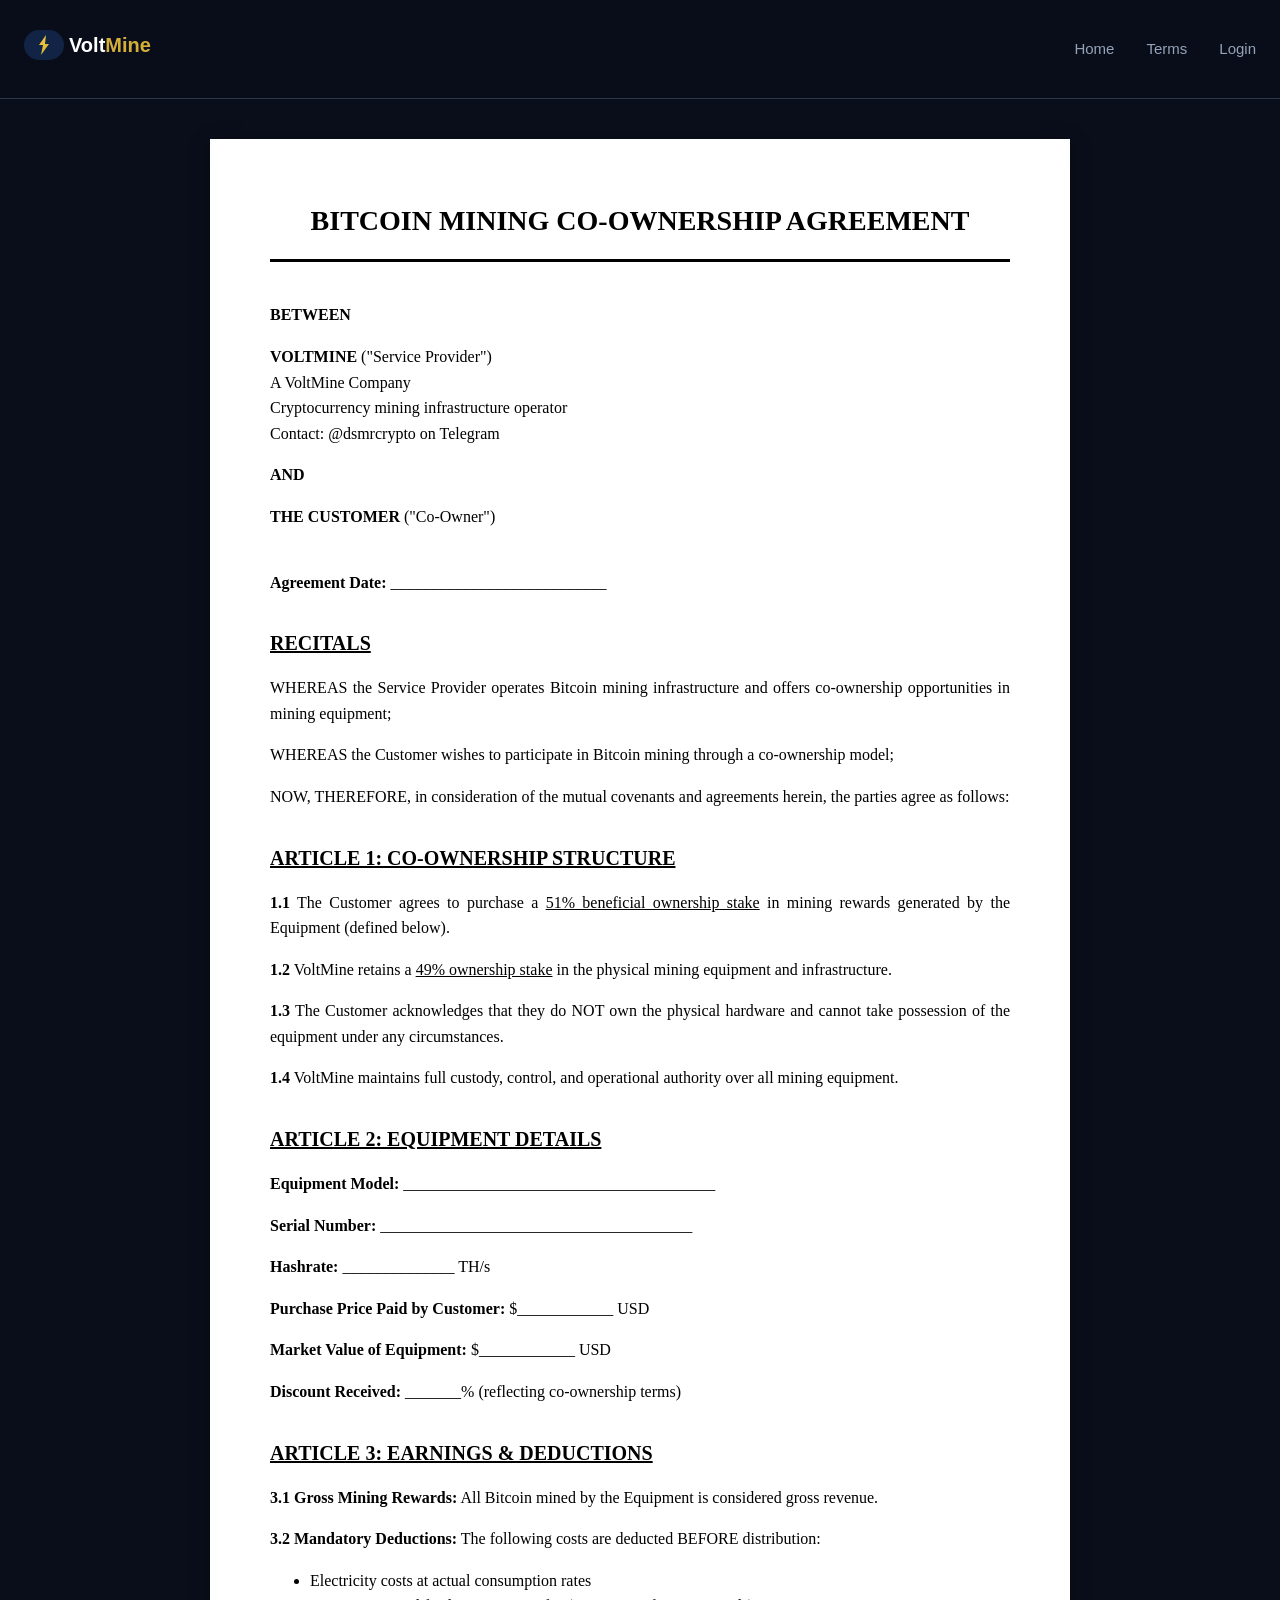
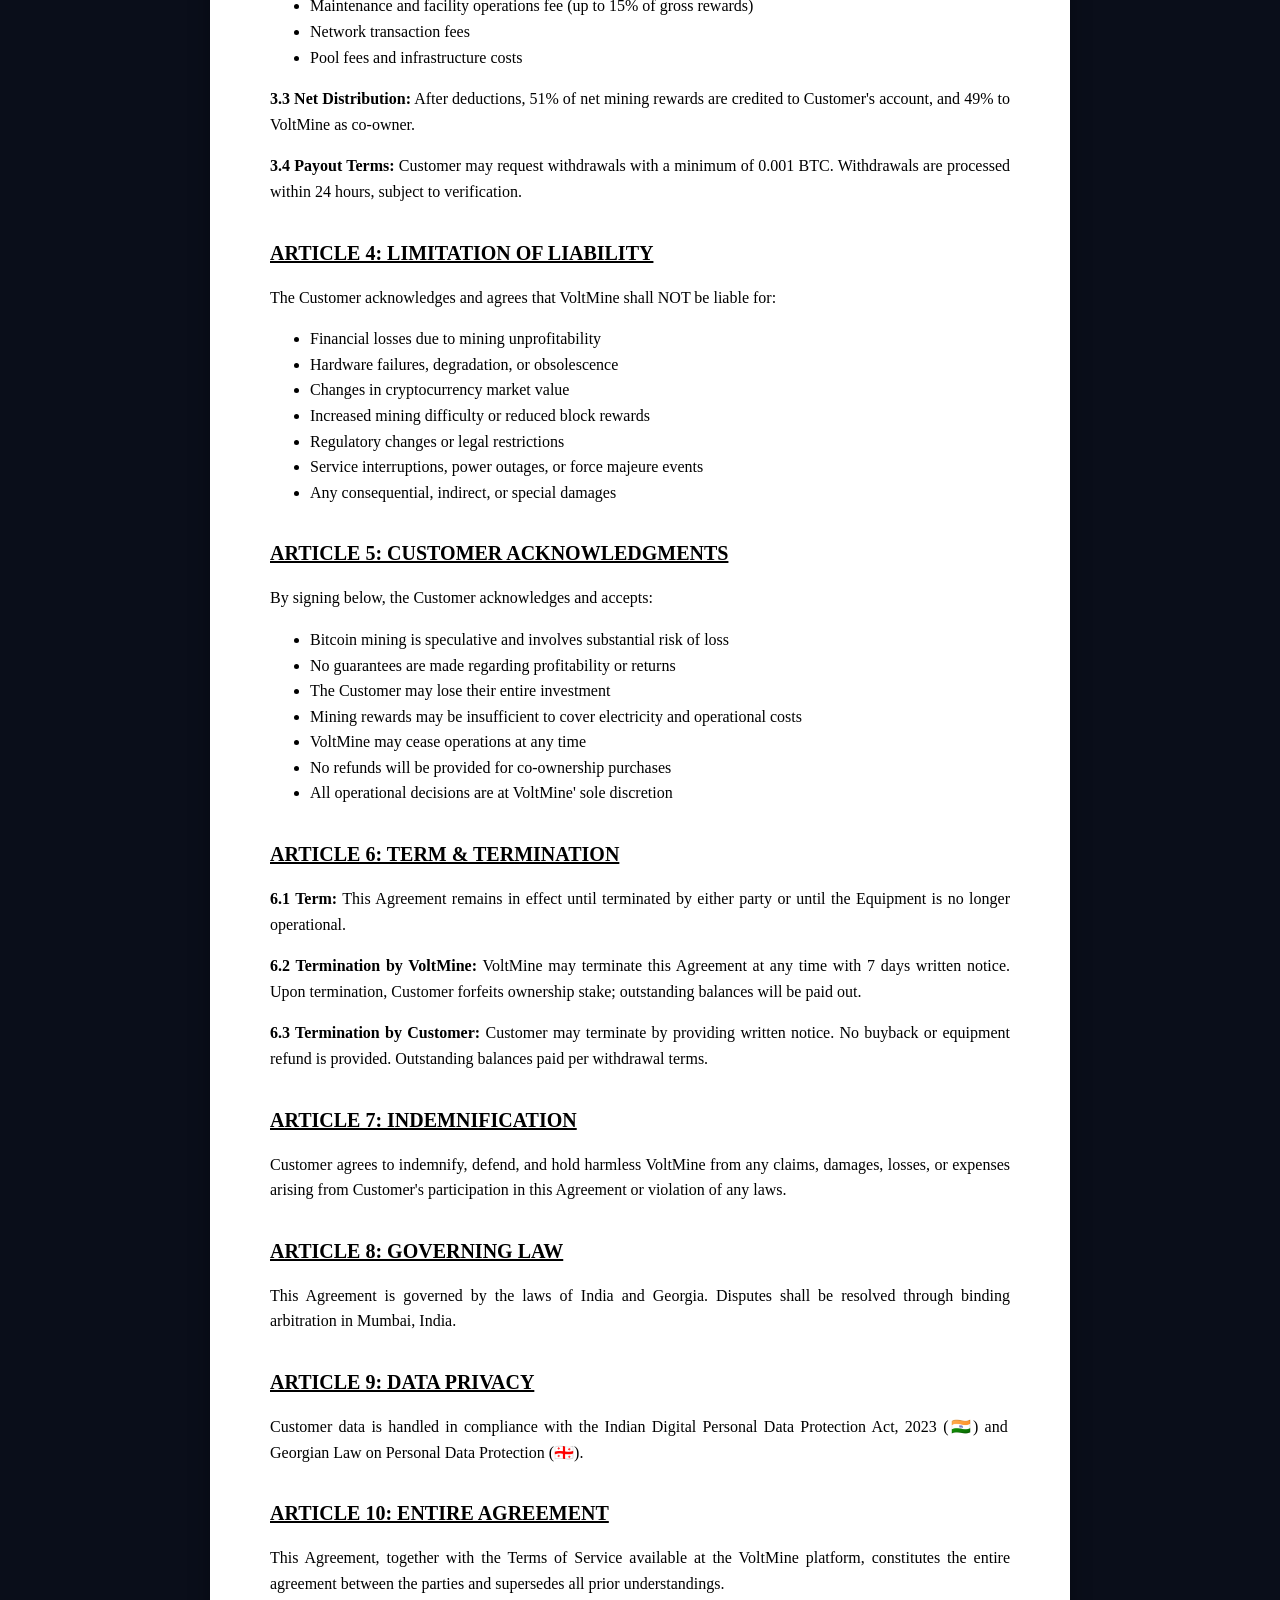
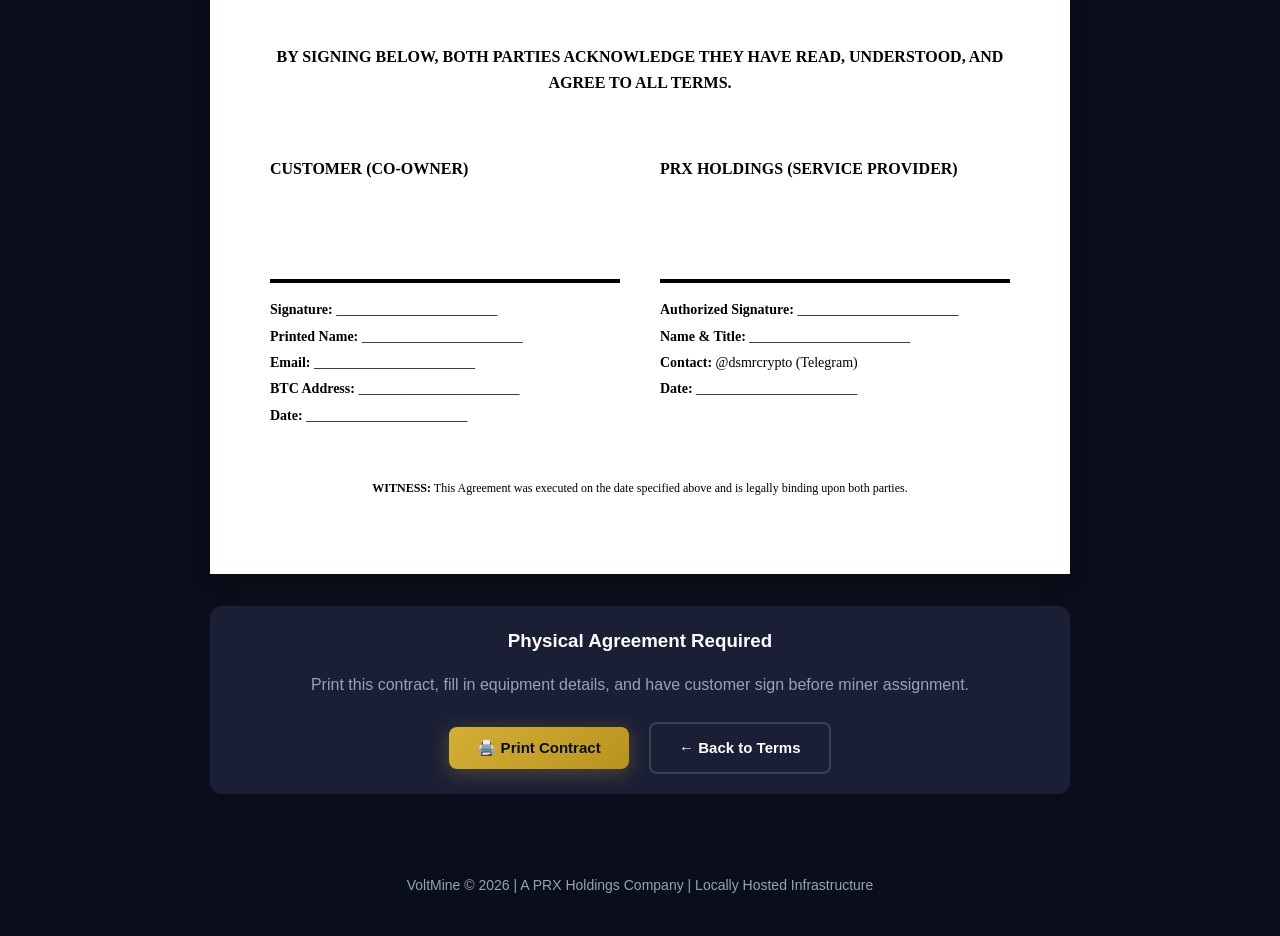
<file: contract.html>
<!DOCTYPE html>
<html lang="en">
<head>
    <meta charset="UTF-8">
    <meta name="viewport" content="width=device-width, initial-scale=1.0">
    <title>Service Agreement - VoltMine</title>
    <link rel="stylesheet" href="css/dark-style.css">
    <style>
        .contract-container {
            max-width: 900px;
            margin: 0 auto;
            padding: 40px 20px;
        }
        .contract-paper {
            background: white;
            color: #000;
            padding: 60px;
            box-shadow: 0 4px 20px rgba(0,0,0,0.3);
            font-family: 'Times New Roman', serif;
            line-height: 1.6;
        }
        .contract-paper h1 {
            text-align: center;
            color: #000;
            font-size: 28px;
            margin-bottom: 40px;
            text-transform: uppercase;
            border-bottom: 3px solid #000;
            padding-bottom: 16px;
        }
        .contract-paper h2 {
            color: #000;
            font-size: 20px;
            margin-top: 32px;
            margin-bottom: 16px;
            text-decoration: underline;
        }
        .contract-paper p {
            margin-bottom: 16px;
            text-align: justify;
        }
        .contract-paper ul {
            margin-left: 40px;
            margin-bottom: 16px;
        }
        .signature-section {
            margin-top: 60px;
            display: grid;
            grid-template-columns: 1fr 1fr;
            gap: 40px;
        }
        .signature-box {
            border-top: 2px solid #000;
            padding-top: 12px;
        }
        .signature-box p {
            margin: 4px 0;
            font-size: 14px;
        }
        .signature-line {
            margin-top: 60px;
            border-bottom: 2px solid #000;
            min-height: 40px;
        }
        .bold {
            font-weight: bold;
        }
        .underline {
            text-decoration: underline;
        }
        .center {
            text-align: center;
        }
        .contract-actions {
            margin-top: 32px;
            text-align: center;
            padding: 20px;
            background: var(--bg-card);
            border-radius: 12px;
        }
        @media print {
            body {
                background: white;
            }
            .contract-actions, nav, .print-note {
                display: none;
            }
            .contract-paper {
                box-shadow: none;
                padding: 40px;
            }
        }
    </style>
</head>
<body>
    <nav class="navbar">
        <div class="container">
            <div class="nav-brand">
                <img src="voltmine-logo-light.svg" alt="VoltMine" class="logo">
            </div>
            <div class="nav-links">
                <a href="index.html">Home</a>
                <a href="terms.html">Terms</a>
                <a href="login.html">Login</a>
            </div>
        </div>
    </nav>

    <div class="contract-container">
        <div class="contract-paper">
            <h1>Bitcoin Mining Co-Ownership Agreement</h1>

            <p class="center bold">BETWEEN</p>
            <p class="center"><span class="bold">VOLTMINE</span> ("Service Provider")<br>
            A VoltMine Company<br>
            Cryptocurrency mining infrastructure operator<br>
            Contact: @dsmrcrypto on Telegram</p>

            <p class="center bold">AND</p>
            <p class="center"><span class="bold">THE CUSTOMER</span> ("Co-Owner")</p>

            <p class="center" style="margin-top: 40px;"><span class="bold">Agreement Date:</span> ___________________________</p>

            <h2>RECITALS</h2>
            <p>WHEREAS the Service Provider operates Bitcoin mining infrastructure and offers co-ownership opportunities in mining equipment;</p>
            <p>WHEREAS the Customer wishes to participate in Bitcoin mining through a co-ownership model;</p>
            <p>NOW, THEREFORE, in consideration of the mutual covenants and agreements herein, the parties agree as follows:</p>

            <h2>ARTICLE 1: CO-OWNERSHIP STRUCTURE</h2>
            <p><span class="bold">1.1</span> The Customer agrees to purchase a <span class="underline">51% beneficial ownership stake</span> in mining rewards generated by the Equipment (defined below).</p>
            <p><span class="bold">1.2</span> VoltMine retains a <span class="underline">49% ownership stake</span> in the physical mining equipment and infrastructure.</p>
            <p><span class="bold">1.3</span> The Customer acknowledges that they do NOT own the physical hardware and cannot take possession of the equipment under any circumstances.</p>
            <p><span class="bold">1.4</span> VoltMine maintains full custody, control, and operational authority over all mining equipment.</p>

            <h2>ARTICLE 2: EQUIPMENT DETAILS</h2>
            <p><span class="bold">Equipment Model:</span> _______________________________________</p>
            <p><span class="bold">Serial Number:</span> _______________________________________</p>
            <p><span class="bold">Hashrate:</span> ______________ TH/s</p>
            <p><span class="bold">Purchase Price Paid by Customer:</span> $____________ USD</p>
            <p><span class="bold">Market Value of Equipment:</span> $____________ USD</p>
            <p><span class="bold">Discount Received:</span> _______% (reflecting co-ownership terms)</p>

            <h2>ARTICLE 3: EARNINGS & DEDUCTIONS</h2>
            <p><span class="bold">3.1 Gross Mining Rewards:</span> All Bitcoin mined by the Equipment is considered gross revenue.</p>
            <p><span class="bold">3.2 Mandatory Deductions:</span> The following costs are deducted BEFORE distribution:</p>
            <ul>
                <li>Electricity costs at actual consumption rates</li>
                <li>Maintenance and facility operations fee (up to 15% of gross rewards)</li>
                <li>Network transaction fees</li>
                <li>Pool fees and infrastructure costs</li>
            </ul>
            <p><span class="bold">3.3 Net Distribution:</span> After deductions, 51% of net mining rewards are credited to Customer's account, and 49% to VoltMine as co-owner.</p>
            <p><span class="bold">3.4 Payout Terms:</span> Customer may request withdrawals with a minimum of 0.001 BTC. Withdrawals are processed within 24 hours, subject to verification.</p>

            <h2>ARTICLE 4: LIMITATION OF LIABILITY</h2>
            <p>The Customer acknowledges and agrees that VoltMine shall NOT be liable for:</p>
            <ul>
                <li>Financial losses due to mining unprofitability</li>
                <li>Hardware failures, degradation, or obsolescence</li>
                <li>Changes in cryptocurrency market value</li>
                <li>Increased mining difficulty or reduced block rewards</li>
                <li>Regulatory changes or legal restrictions</li>
                <li>Service interruptions, power outages, or force majeure events</li>
                <li>Any consequential, indirect, or special damages</li>
            </ul>

            <h2>ARTICLE 5: CUSTOMER ACKNOWLEDGMENTS</h2>
            <p>By signing below, the Customer acknowledges and accepts:</p>
            <ul>
                <li>Bitcoin mining is speculative and involves substantial risk of loss</li>
                <li>No guarantees are made regarding profitability or returns</li>
                <li>The Customer may lose their entire investment</li>
                <li>Mining rewards may be insufficient to cover electricity and operational costs</li>
                <li>VoltMine may cease operations at any time</li>
                <li>No refunds will be provided for co-ownership purchases</li>
                <li>All operational decisions are at VoltMine' sole discretion</li>
            </ul>

            <h2>ARTICLE 6: TERM & TERMINATION</h2>
            <p><span class="bold">6.1 Term:</span> This Agreement remains in effect until terminated by either party or until the Equipment is no longer operational.</p>
            <p><span class="bold">6.2 Termination by VoltMine:</span> VoltMine may terminate this Agreement at any time with 7 days written notice. Upon termination, Customer forfeits ownership stake; outstanding balances will be paid out.</p>
            <p><span class="bold">6.3 Termination by Customer:</span> Customer may terminate by providing written notice. No buyback or equipment refund is provided. Outstanding balances paid per withdrawal terms.</p>

            <h2>ARTICLE 7: INDEMNIFICATION</h2>
            <p>Customer agrees to indemnify, defend, and hold harmless VoltMine from any claims, damages, losses, or expenses arising from Customer's participation in this Agreement or violation of any laws.</p>

            <h2>ARTICLE 8: GOVERNING LAW</h2>
            <p>This Agreement is governed by the laws of India and Georgia. Disputes shall be resolved through binding arbitration in Mumbai, India.</p>

            <h2>ARTICLE 9: DATA PRIVACY</h2>
            <p>Customer data is handled in compliance with the Indian Digital Personal Data Protection Act, 2023 (🇮🇳) and Georgian Law on Personal Data Protection (🇬🇪).</p>

            <h2>ARTICLE 10: ENTIRE AGREEMENT</h2>
            <p>This Agreement, together with the Terms of Service available at the VoltMine platform, constitutes the entire agreement between the parties and supersedes all prior understandings.</p>

            <p style="margin-top: 48px; text-align: center; font-weight: bold;">BY SIGNING BELOW, BOTH PARTIES ACKNOWLEDGE THEY HAVE READ, UNDERSTOOD, AND AGREE TO ALL TERMS.</p>

            <div class="signature-section">
                <div>
                    <p class="bold">CUSTOMER (CO-OWNER)</p>
                    <div class="signature-line"></div>
                    <div class="signature-box">
                        <p><span class="bold">Signature:</span> _______________________</p>
                        <p><span class="bold">Printed Name:</span> _______________________</p>
                        <p><span class="bold">Email:</span> _______________________</p>
                        <p><span class="bold">BTC Address:</span> _______________________</p>
                        <p><span class="bold">Date:</span> _______________________</p>
                    </div>
                </div>

                <div>
                    <p class="bold">PRX HOLDINGS (SERVICE PROVIDER)</p>
                    <div class="signature-line"></div>
                    <div class="signature-box">
                        <p><span class="bold">Authorized Signature:</span> _______________________</p>
                        <p><span class="bold">Name & Title:</span> _______________________</p>
                        <p><span class="bold">Contact:</span> @dsmrcrypto (Telegram)</p>
                        <p><span class="bold">Date:</span> _______________________</p>
                    </div>
                </div>
            </div>

            <p style="margin-top: 48px; font-size: 12px; text-align: center;">
                <span class="bold">WITNESS:</span> This Agreement was executed on the date specified above and is legally binding upon both parties.
            </p>
        </div>

        <div class="contract-actions print-note">
            <h3 style="margin-bottom: 16px;">Physical Agreement Required</h3>
            <p style="color: var(--text-secondary); margin-bottom: 24px;">
                Print this contract, fill in equipment details, and have customer sign before miner assignment.
            </p>
            <button class="btn-primary" onclick="window.print()">🖨️ Print Contract</button>
            <a href="terms.html" class="btn-outline" style="margin-left: 16px;">← Back to Terms</a>
        </div>
    </div>

    <footer style="text-align: center; padding: 40px 20px; color: var(--text-secondary); font-size: 14px;">
        <p>VoltMine © 2026 | A PRX Holdings Company | Locally Hosted Infrastructure</p>
    </footer>
</body>
</html>
</file>
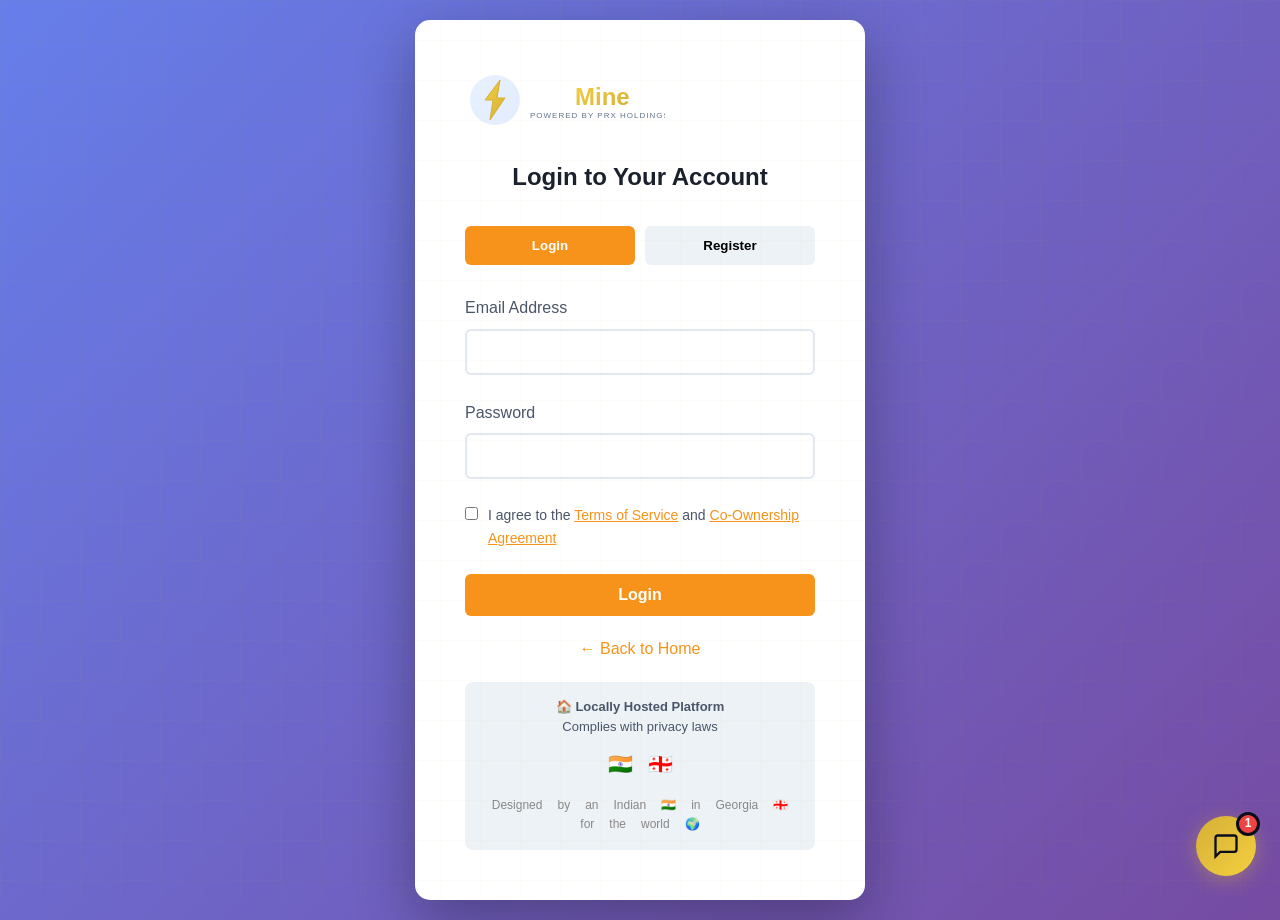
<file: dashboard-basic.html>
<!DOCTYPE html>
<html lang="en">
<head>
    <meta charset="UTF-8">
    <meta name="viewport" content="width=device-width, initial-scale=1.0">
    <title>Dashboard - PRX Holdings</title>
    <link rel="stylesheet" href="css/dark-style.css">
    <link rel="stylesheet" href="css/dashboard.css">
</head>
<body>
    <!-- Navigation -->
    <nav class="navbar">
        <div class="container">
            <div class="nav-brand">
                <img src="logo.png" alt="PRX Holdings" class="logo">
            </div>
            <div class="nav-links">
                <a href="dashboard.html" class="active">Dashboard</a>
                <a href="#" onclick="logout()">Logout</a>
            </div>
        </div>
    </nav>

    <!-- Dashboard Content -->
    <div class="dashboard-container">
        <div class="container">
            <!-- Header -->
            <div class="dashboard-header">
                <div>
                    <h1>My Mining Dashboard</h1>
                    <p class="dashboard-subtitle" id="userEmail">Loading...</p>
                </div>
                <div class="header-actions">
                    <a href="https://t.me/dsmrcrypto" target="_blank" class="btn-outline btn-small">
                        ✈️ Support
                    </a>
                </div>
            </div>

            <!-- Balance Card -->
            <div class="balance-card">
                <div class="balance-header">
                    <div>
                        <p class="balance-label">Total Balance</p>
                        <h2 class="balance-amount" id="totalBalance">0.00000000 BTC</h2>
                        <p class="balance-usd" id="balanceUSD">$0.00 USD</p>
                    </div>
                    <button class="btn-primary" onclick="showWithdrawModal()">Withdraw</button>
                </div>

                <div class="balance-stats">
                    <div class="balance-stat">
                        <span class="stat-icon">⛏️</span>
                        <div>
                            <p class="stat-value" id="totalMiners">0</p>
                            <p class="stat-label">Active Miners</p>
                        </div>
                    </div>
                    <div class="balance-stat">
                        <span class="stat-icon">⚡</span>
                        <div>
                            <p class="stat-value" id="totalHashrate">0 TH/s</p>
                            <p class="stat-label">Total Hashrate</p>
                        </div>
                    </div>
                    <div class="balance-stat">
                        <span class="stat-icon">💰</span>
                        <div>
                            <p class="stat-value" id="totalEarnings">0 BTC</p>
                            <p class="stat-label">Lifetime Earnings</p>
                        </div>
                    </div>
                </div>
            </div>

            <!-- Miners Section -->
            <div class="section-title">
                <h2>My Miners</h2>
            </div>

            <div id="minersGrid" class="miners-grid">
                <!-- Miners will be loaded here -->
            </div>

            <!-- Empty State -->
            <div id="emptyState" class="empty-state" style="display: none;">
                <div class="empty-icon">📦</div>
                <h3>No Miners Yet</h3>
                <p>You haven't purchased any mining hardware yet.</p>
                <a href="index.html#marketplace" class="btn-primary">Browse Marketplace</a>
            </div>
        </div>
    </div>

    <!-- Withdraw Modal -->
    <div id="withdrawModal" class="modal">
        <div class="modal-content">
            <div class="modal-header">
                <h3>Withdraw Bitcoin</h3>
                <button class="modal-close" onclick="closeWithdrawModal()">&times;</button>
            </div>
            <div class="modal-body">
                <div class="form-group">
                    <label>Amount (BTC)</label>
                    <input type="number" id="withdrawAmount" step="0.00000001" min="0.001" placeholder="0.001">
                    <p class="input-hint">Minimum: 0.001 BTC</p>
                </div>
                <div class="form-group">
                    <label>Bitcoin Address</label>
                    <input type="text" id="withdrawAddress" placeholder="bc1q...">
                </div>
                <div class="modal-info">
                    <p>⚠️ Please double-check your Bitcoin address. Transactions cannot be reversed.</p>
                </div>
            </div>
            <div class="modal-footer">
                <button class="btn-outline" onclick="closeWithdrawModal()">Cancel</button>
                <button class="btn-primary" onclick="submitWithdraw()">Submit Request</button>
            </div>
        </div>
    </div>

    <script>
        const API_URL = 'https://api.govoltmine.xyz/api';
        const BTC_PRICE = 67500;

        async function loadDashboard() {
            const token = localStorage.getItem('token');
            if (!token) {
                window.location.href = 'login.html';
                return;
            }

            try {
                const response = await fetch(`${API_URL}/customer/dashboard`, {
                    headers: { 'Authorization': `Bearer ${token}` }
                });

                if (!response.ok) {
                    throw new Error('Failed to load dashboard');
                }

                const data = await response.json();
                displayDashboard(data);
            } catch (error) {
                console.error('Error:', error);
                alert('Failed to load dashboard. Please login again.');
                window.location.href = 'login.html';
            }
        }

        function displayDashboard(data) {
            // User info
            document.getElementById('userEmail').textContent = data.customer.email;

            // Balance
            const balance = data.customer.balance_btc || 0;
            document.getElementById('totalBalance').textContent = balance.toFixed(8) + ' BTC';
            document.getElementById('balanceUSD').textContent = '$' + (balance * BTC_PRICE).toFixed(2) + ' USD';

            // Stats
            document.getElementById('totalMiners').textContent = data.miners.length;

            const totalHashrate = data.miners.reduce((sum, m) => sum + m.hashrate, 0);
            document.getElementById('totalHashrate').textContent = totalHashrate.toFixed(2) + ' TH/s';

            const totalEarnings = data.miners.reduce((sum, m) => sum + (m.total_earned_btc || 0), 0);
            document.getElementById('totalEarnings').textContent = totalEarnings.toFixed(8) + ' BTC';

            // Miners
            const minersGrid = document.getElementById('minersGrid');
            const emptyState = document.getElementById('emptyState');

            if (data.miners.length === 0) {
                minersGrid.style.display = 'none';
                emptyState.style.display = 'flex';
            } else {
                minersGrid.style.display = 'grid';
                emptyState.style.display = 'none';

                minersGrid.innerHTML = data.miners.map(miner => `
                    <div class="miner-card">
                        <div class="miner-header">
                            <div>
                                <h3>${miner.model}</h3>
                                <p class="miner-serial">${miner.serial_number}</p>
                            </div>
                            <span class="status-badge ${miner.status}">
                                ${miner.status === 'active' ? '● Online' : '○ Offline'}
                            </span>
                        </div>

                        <div class="miner-stats-grid">
                            <div class="miner-stat">
                                <p class="miner-stat-label">Hashrate</p>
                                <p class="miner-stat-value">${miner.hashrate} TH/s</p>
                            </div>
                            <div class="miner-stat">
                                <p class="miner-stat-label">Purchase Price</p>
                                <p class="miner-stat-value">$${miner.purchase_price}</p>
                            </div>
                        </div>

                        <div class="miner-earnings">
                            <div class="earnings-row">
                                <span>Total Mined</span>
                                <span class="earnings-value">${(miner.total_earned_btc || 0).toFixed(8)} BTC</span>
                            </div>
                            <div class="earnings-row">
                                <span>Electricity Cost</span>
                                <span class="earnings-cost">-$${(miner.total_electricity_usd || 0).toFixed(2)}</span>
                            </div>
                            <div class="earnings-row total">
                                <span>Net Profit</span>
                                <span class="earnings-profit">
                                    ${((miner.total_earned_btc || 0) * BTC_PRICE - (miner.total_electricity_usd || 0)).toFixed(2)} USD
                                </span>
                            </div>
                        </div>

                        <div class="miner-footer">
                            <small>Active since ${new Date(miner.purchase_date).toLocaleDateString()}</small>
                        </div>
                    </div>
                `).join('');
            }
        }

        function showWithdrawModal() {
            document.getElementById('withdrawModal').style.display = 'flex';
        }

        function closeWithdrawModal() {
            document.getElementById('withdrawModal').style.display = 'none';
        }

        async function submitWithdraw() {
            const amount = parseFloat(document.getElementById('withdrawAmount').value);
            const address = document.getElementById('withdrawAddress').value;

            if (!amount || amount < 0.001) {
                alert('Minimum withdrawal is 0.001 BTC');
                return;
            }

            if (!address) {
                alert('Please enter a Bitcoin address');
                return;
            }

            const token = localStorage.getItem('token');

            try {
                const response = await fetch(`${API_URL}/customer/withdraw`, {
                    method: 'POST',
                    headers: {
                        'Authorization': `Bearer ${token}`,
                        'Content-Type': 'application/json'
                    },
                    body: JSON.stringify({ amount_btc: amount, btc_address: address })
                });

                const data = await response.json();

                if (response.ok) {
                    alert('Withdrawal request submitted! We will process it within 24 hours.');
                    closeWithdrawModal();
                    loadDashboard();
                } else {
                    alert(data.error || 'Withdrawal failed');
                }
            } catch (error) {
                alert('Connection error');
            }
        }

        function logout() {
            localStorage.removeItem('token');
            localStorage.removeItem('user');
            window.location.href = 'index.html';
        }

        // Load dashboard on page load
        loadDashboard();

        // Reload every 30 seconds
        setInterval(loadDashboard, 30000);
    </script>
</body>
</html>
</file>
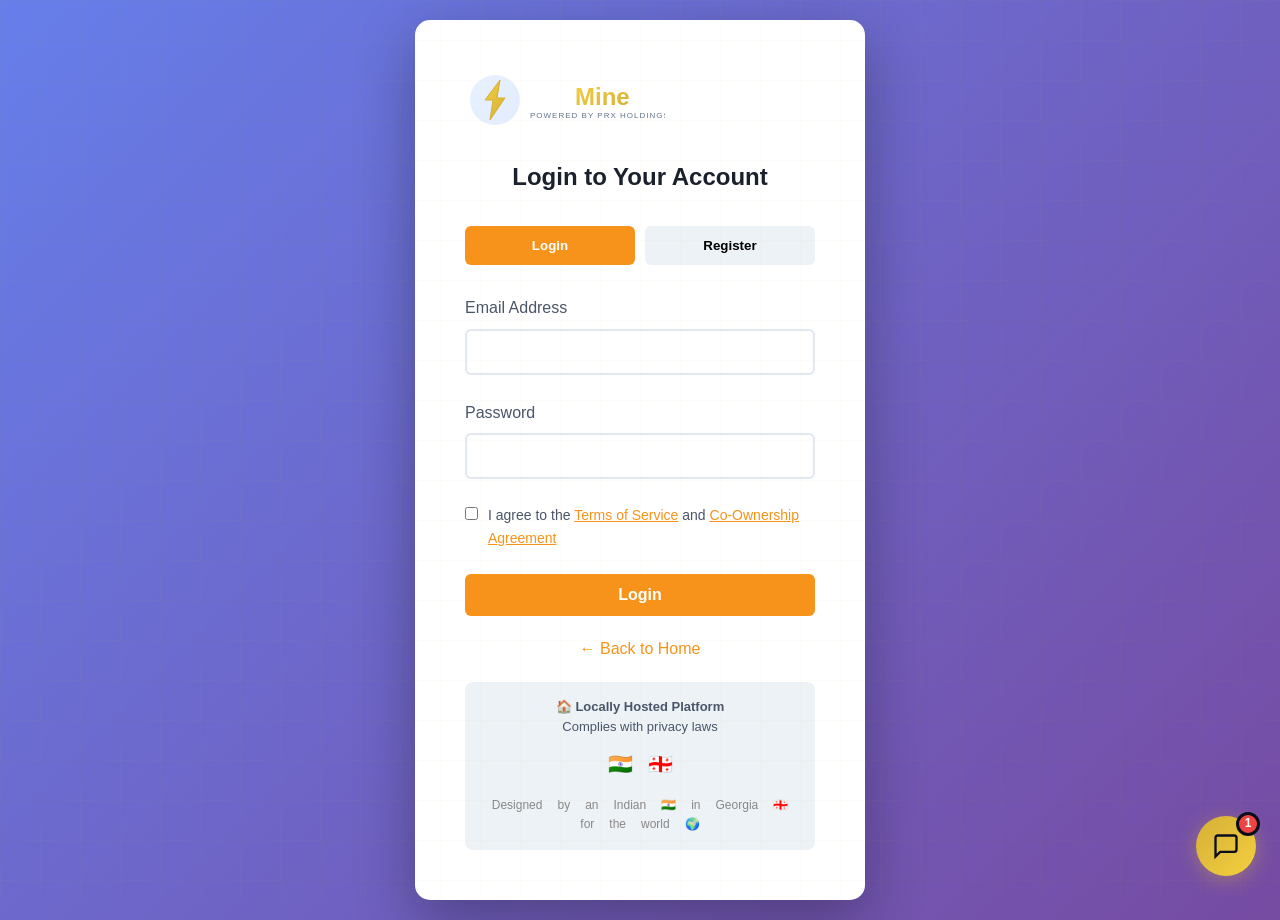
<file: dashboard.html>
<!DOCTYPE html>
<html lang="en">
<head>
    <meta charset="UTF-8">
    <meta name="viewport" content="width=device-width, initial-scale=1.0">
    <title>Dashboard - Go VoltMine | Monitor Your Bitcoin Mining</title>
    <meta name="description" content="Track your Bitcoin mining earnings, manage your miners, and withdraw funds from your Go VoltMine dashboard.">
    <link rel="icon" type="image/svg+xml" href="favicon.svg">
    <link rel="stylesheet" href="css/dark-style.css">
    <link rel="stylesheet" href="css/dashboard.css">
    <link rel="stylesheet" href="css/advanced.css">
    <link rel="stylesheet" href="css/cyber-effects.css">
    <link rel="stylesheet" href="css/logo-animation.css">
    <link rel="stylesheet" href="css/chatbot.css">
</head>
<body>
    <!-- Navigation -->
    <nav class="navbar">
        <div class="container">
            <div class="nav-brand">
                <img src="voltmine-logo-light.svg" alt="VoltMine" class="logo">
            </div>
            <div class="nav-links">
                <a href="#" onclick="showDashboardTab('overview')" class="dash-tab active" data-tab="overview">Overview</a>
                <a href="#" onclick="showDashboardTab('earnings')" class="dash-tab" data-tab="earnings">Earnings</a>
                <a href="#" onclick="showDashboardTab('history')" class="dash-tab" data-tab="history">History</a>
                <a href="#" onclick="showDashboardTab('settings')" class="dash-tab" data-tab="settings">Settings</a>
                <a href="#" onclick="logout()">Logout</a>
            </div>
        </div>
    </nav>

    <!-- Dashboard Content -->
    <div class="dashboard-container">
        <div class="container">
            <!-- Overview Tab -->
            <div id="overview" class="dash-content active">
                <!-- Header -->
                <div class="dashboard-header">
                    <div>
                        <h1>My Mining Dashboard</h1>
                        <p class="dashboard-subtitle" id="userEmail">Loading...</p>
                    </div>
                    <div class="header-actions">
                        <a href="mailto:support@govoltmine.xyz" class="btn-outline btn-small">
                            📧 Support
                        </a>
                    </div>
                </div>

                <!-- Balance Card -->
                <div class="balance-card">
                    <div class="balance-header">
                        <div>
                            <p class="balance-label">Total Balance</p>
                            <h2 class="balance-amount" id="totalBalance">0.00000000 BTC</h2>
                            <p class="balance-usd" id="balanceUSD">$0.00 USD</p>
                        </div>
                        <button class="btn-primary" onclick="showWithdrawModal()">Withdraw</button>
                    </div>

                    <div class="balance-stats">
                        <div class="balance-stat">
                            <span class="stat-icon">⛏️</span>
                            <div>
                                <p class="stat-value" id="totalMiners">0</p>
                                <p class="stat-label">Active Miners</p>
                            </div>
                        </div>
                        <div class="balance-stat">
                            <span class="stat-icon">⚡</span>
                            <div>
                                <p class="stat-value" id="totalHashrate">0 TH/s</p>
                                <p class="stat-label">Total Hashrate</p>
                            </div>
                        </div>
                        <div class="balance-stat">
                            <span class="stat-icon">💰</span>
                            <div>
                                <p class="stat-value" id="totalEarnings">0 BTC</p>
                                <p class="stat-label">Lifetime Earnings</p>
                            </div>
                        </div>
                        <div class="balance-stat">
                            <span class="stat-icon">📈</span>
                            <div>
                                <p class="stat-value" id="avgDailyEarnings">0 BTC</p>
                                <p class="stat-label">Daily Avg (30d)</p>
                            </div>
                        </div>
                    </div>
                </div>

                <!-- ROI Card -->
                <div class="roi-card">
                    <h3>📊 ROI Analysis</h3>
                    <div class="roi-grid">
                        <div class="roi-stat">
                            <p class="roi-label">Total Investment</p>
                            <p class="roi-value" id="totalInvestment">$0</p>
                        </div>
                        <div class="roi-stat">
                            <p class="roi-label">Current Value</p>
                            <p class="roi-value" id="currentValue">$0</p>
                        </div>
                        <div class="roi-stat">
                            <p class="roi-label">Total Profit</p>
                            <p class="roi-value profit" id="totalProfit">$0</p>
                        </div>
                        <div class="roi-stat">
                            <p class="roi-label">ROI Percentage</p>
                            <p class="roi-value" id="roiPercentage">0%</p>
                        </div>
                        <div class="roi-stat">
                            <p class="roi-label">Break Even Date</p>
                            <p class="roi-value" id="breakEvenDate">Calculating...</p>
                        </div>
                        <div class="roi-stat">
                            <p class="roi-label">Days Mining</p>
                            <p class="roi-value" id="daysMining">0 days</p>
                        </div>
                    </div>
                </div>

                <!-- Miners Section -->
                <div class="section-title">
                    <h2>My Miners</h2>
                </div>

                <div id="minersGrid" class="miners-grid">
                    <!-- Miners will be loaded here -->
                </div>

                <!-- Empty State -->
                <div id="emptyState" class="empty-state" style="display: none;">
                    <div class="empty-icon">📦</div>
                    <h3>No Miners Yet</h3>
                    <p>You haven't purchased any mining hardware yet.</p>
                    <a href="index.html#marketplace" class="btn-primary">Browse Marketplace</a>
                </div>
            </div>

            <!-- Earnings Tab -->
            <div id="earnings" class="dash-content">
                <h1>Earnings Overview</h1>

                <div class="earnings-summary">
                    <div class="earnings-card">
                        <h3>Today's Earnings</h3>
                        <p class="earnings-big" id="todayEarnings">0.00000000 BTC</p>
                        <p class="earnings-small" id="todayEarningsUSD">$0.00</p>
                    </div>
                    <div class="earnings-card">
                        <h3>This Week</h3>
                        <p class="earnings-big" id="weekEarnings">0.00000000 BTC</p>
                        <p class="earnings-small" id="weekEarningsUSD">$0.00</p>
                    </div>
                    <div class="earnings-card">
                        <h3>This Month</h3>
                        <p class="earnings-big" id="monthEarnings">0.00000000 BTC</p>
                        <p class="earnings-small" id="monthEarningsUSD">$0.00</p>
                    </div>
                    <div class="earnings-card">
                        <h3>All Time</h3>
                        <p class="earnings-big" id="allTimeEarnings">0.00000000 BTC</p>
                        <p class="earnings-small" id="allTimeEarningsUSD">$0.00</p>
                    </div>
                </div>

                <div class="chart-card">
                    <h3>Earnings Chart (Last 30 Days)</h3>
                    <canvas id="earningsChart" width="800" height="300"></canvas>
                </div>

                <div class="chart-card">
                    <h3>Earnings by Miner</h3>
                    <div id="minerBreakdown"></div>
                </div>
            </div>

            <!-- History Tab -->
            <div id="history" class="dash-content">
                <h1>Transaction History</h1>

                <div class="history-filters">
                    <select id="historyFilter" onchange="filterHistory(this.value)">
                        <option value="all">All Transactions</option>
                        <option value="mining">Mining Rewards</option>
                        <option value="withdrawals">Withdrawals</option>
                    </select>
                </div>

                <div id="historyTable"></div>
            </div>

            <!-- Settings Tab -->
            <div id="settings" class="dash-content">
                <h1>Settings</h1>

                <div class="settings-grid">
                    <div class="settings-card">
                        <h3>Withdrawal Address</h3>
                        <p class="settings-desc">Update your Bitcoin address for withdrawals</p>
                        <div class="form-group">
                            <input type="text" id="settingsBtcAddress" placeholder="bc1q...">
                        </div>
                        <button class="btn-primary" onclick="updateBtcAddress()">Save Address</button>
                    </div>

                    <div class="settings-card">
                        <h3>Notifications</h3>
                        <p class="settings-desc">Manage your notification preferences</p>
                        <div class="settings-toggle">
                            <label>
                                <input type="checkbox" id="notifyEarnings" checked>
                                <span>Daily earnings summary</span>
                            </label>
                            <label>
                                <input type="checkbox" id="notifyWithdrawals" checked>
                                <span>Withdrawal confirmations</span>
                            </label>
                            <label>
                                <input type="checkbox" id="notifyMaintenance" checked>
                                <span>Maintenance alerts</span>
                            </label>
                        </div>
                    </div>

                    <div class="settings-card">
                        <h3>Account Info</h3>
                        <p class="settings-desc">Your account details</p>
                        <div class="info-grid">
                            <div class="info-item">
                                <span class="info-label">Email:</span>
                                <span class="info-value" id="settingsEmail">-</span>
                            </div>
                            <div class="info-item">
                                <span class="info-label">Member Since:</span>
                                <span class="info-value" id="settingsMemberSince">-</span>
                            </div>
                            <div class="info-item">
                                <span class="info-label">Total Miners:</span>
                                <span class="info-value" id="settingsTotalMiners">0</span>
                            </div>
                        </div>
                    </div>

                    <div class="settings-card">
                        <h3>Support</h3>
                        <p class="settings-desc">Need help? Contact us</p>
                        <a href="https://t.me/dsmrcrypto" target="_blank" class="btn-telegram">
                            <span class="telegram-icon">✈️</span>
                            Contact @dsmrcrypto
                        </a>
                        <div class="compliance-mini">
                            <div class="compliance-item">
                                <span class="flag">🇮🇳</span>
                                <span>Indian Privacy Laws</span>
                            </div>
                            <div class="compliance-item">
                                <span class="flag">🇬🇪</span>
                                <span>Georgian Privacy Laws</span>
                            </div>
                        </div>
                    </div>
                </div>
            </div>
        </div>
    </div>

    <!-- Withdraw Modal -->
    <div id="withdrawModal" class="modal">
        <div class="modal-content">
            <div class="modal-header">
                <h3>Withdraw Bitcoin</h3>
                <button class="modal-close" onclick="closeWithdrawModal()">&times;</button>
            </div>
            <div class="modal-body">
                <div class="form-group">
                    <label>Amount (BTC)</label>
                    <input type="number" id="withdrawAmount" step="0.00000001" min="0.001" placeholder="0.001">
                    <p class="input-hint">Minimum: 0.001 BTC • Available: <span id="availableBalance">0.00000000</span> BTC</p>
                </div>
                <div class="form-group">
                    <label>Bitcoin Address</label>
                    <input type="text" id="withdrawAddress" placeholder="bc1q...">
                </div>
                <div class="withdrawal-summary">
                    <div class="summary-row">
                        <span>Amount:</span>
                        <span id="withdrawAmountDisplay">0.00000000 BTC</span>
                    </div>
                    <div class="summary-row">
                        <span>Network Fee:</span>
                        <span>Covered by us</span>
                    </div>
                    <div class="summary-row total">
                        <span>You Receive:</span>
                        <span id="withdrawReceiveDisplay">0.00000000 BTC</span>
                    </div>
                </div>
                <div class="modal-info">
                    <p>⚠️ Please double-check your Bitcoin address. Transactions cannot be reversed.</p>
                    <p>⏱️ Withdrawals are processed within 24 hours.</p>
                </div>
            </div>
            <div class="modal-footer">
                <button class="btn-outline" onclick="closeWithdrawModal()">Cancel</button>
                <button class="btn-primary" onclick="submitWithdraw()">Submit Request</button>
            </div>
        </div>
    </div>

    <script src="js/dashboard-advanced.js"></script>

    <!-- Footer -->
    <footer style="text-align: center; padding: 20px; color: var(--text-muted); font-size: 12px; border-top: 1px solid var(--border); margin-top: 40px; font-family: 'Segoe UI Emoji', 'Apple Color Emoji', 'Noto Color Emoji', sans-serif;">
        <p>&copy; 2026 Go VoltMine. A PRX Holdings Company.</p>
        <p style="margin-top: 12px; color: var(--text-secondary);">
            📧 support@govoltmine.xyz • contact@govoltmine.xyz
        </p>
        <p style="margin-top: 12px; color: var(--text-secondary);">
            Designed by an Indian &#127470;&#127475; in Georgia &#127468;&#127466; for the world &#127757;
        </p>
    </footer>

    <script src="js/logo-animation.js"></script>
    <script src="js/chatbot.js"></script>
</body>
</html>
</file>
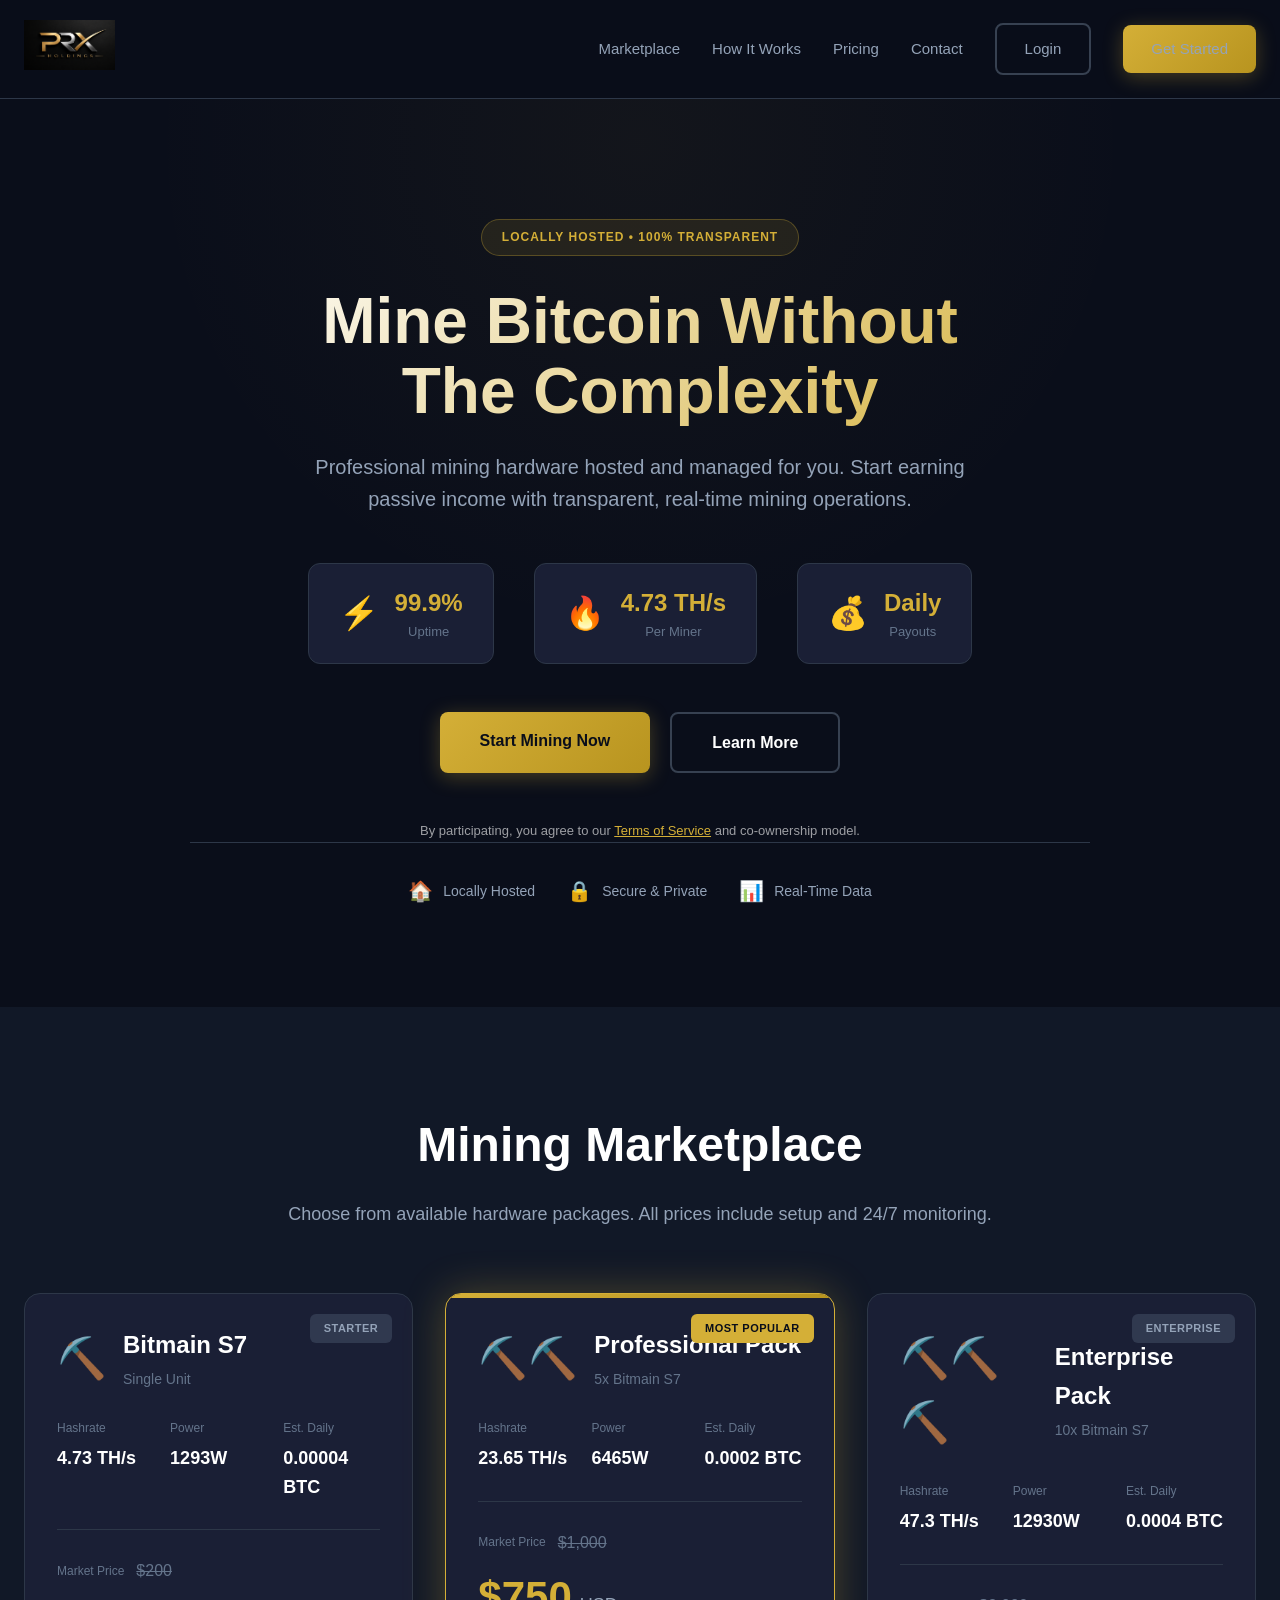
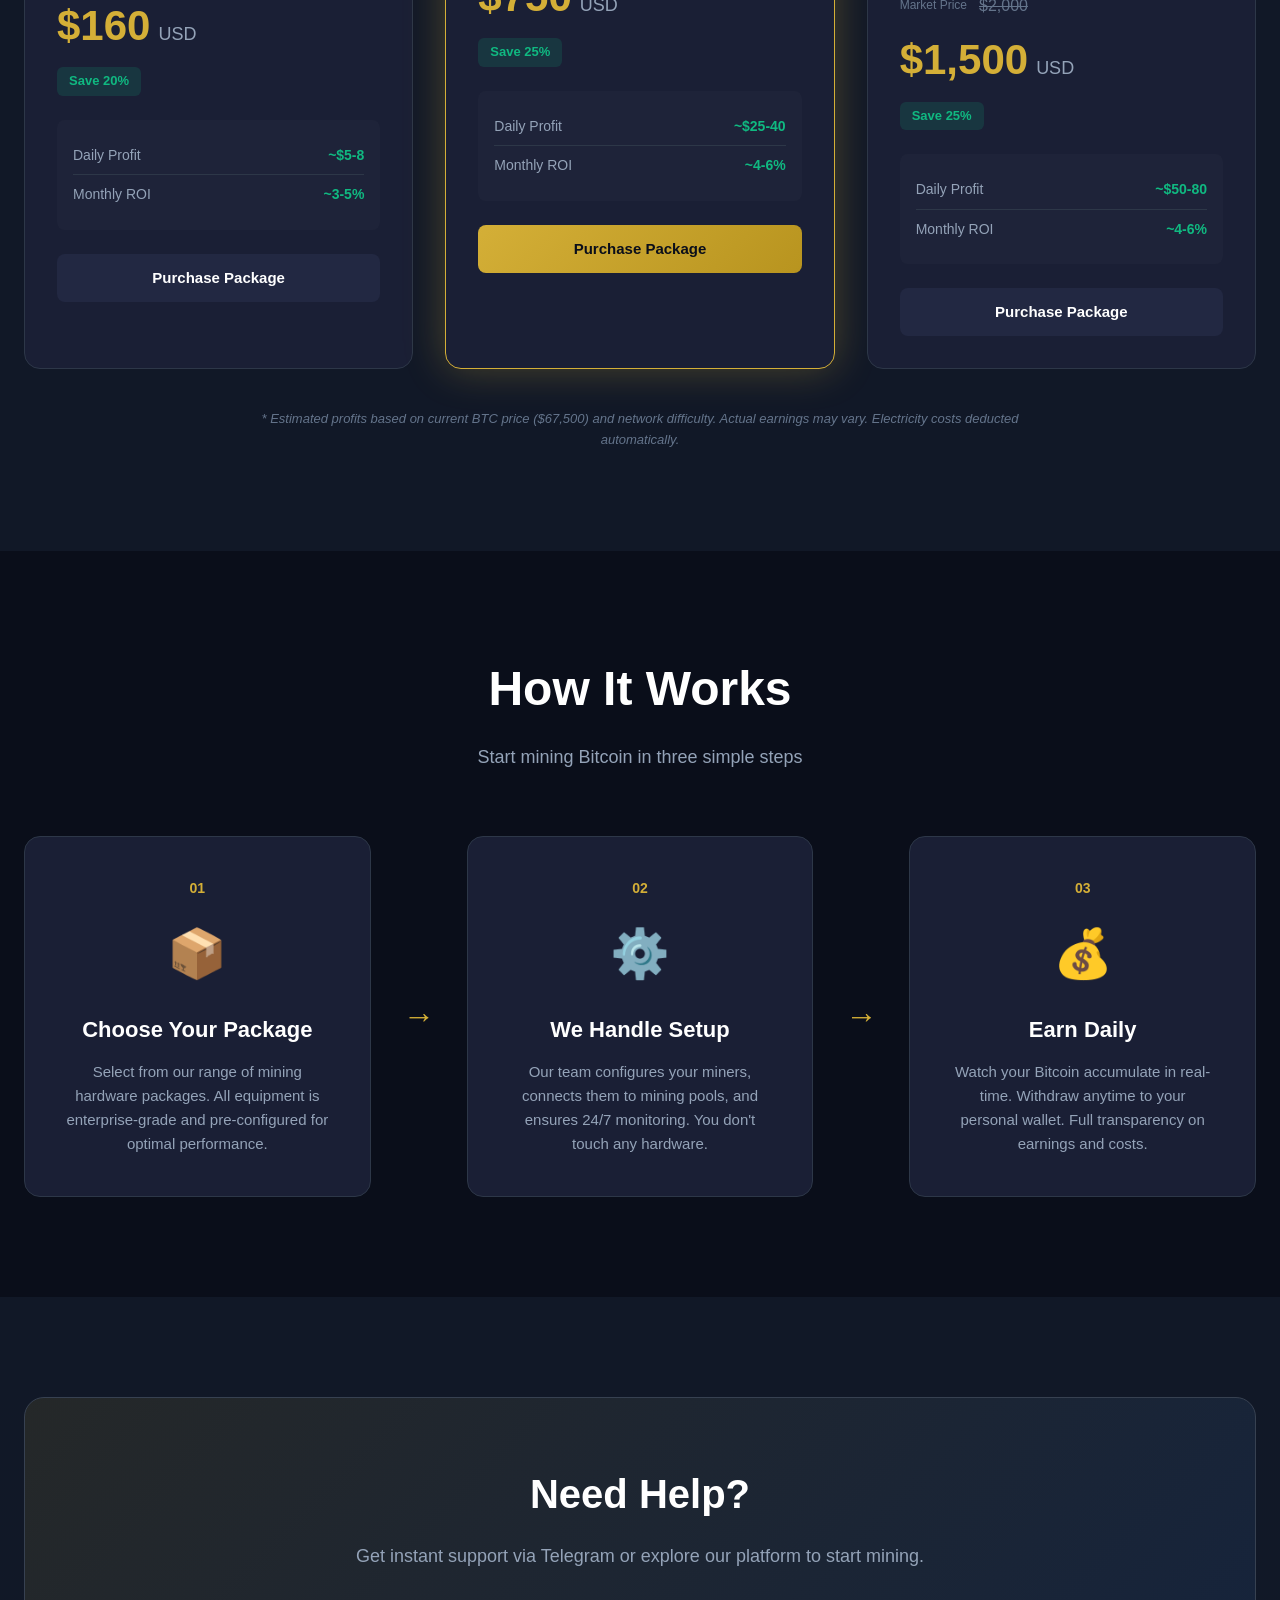
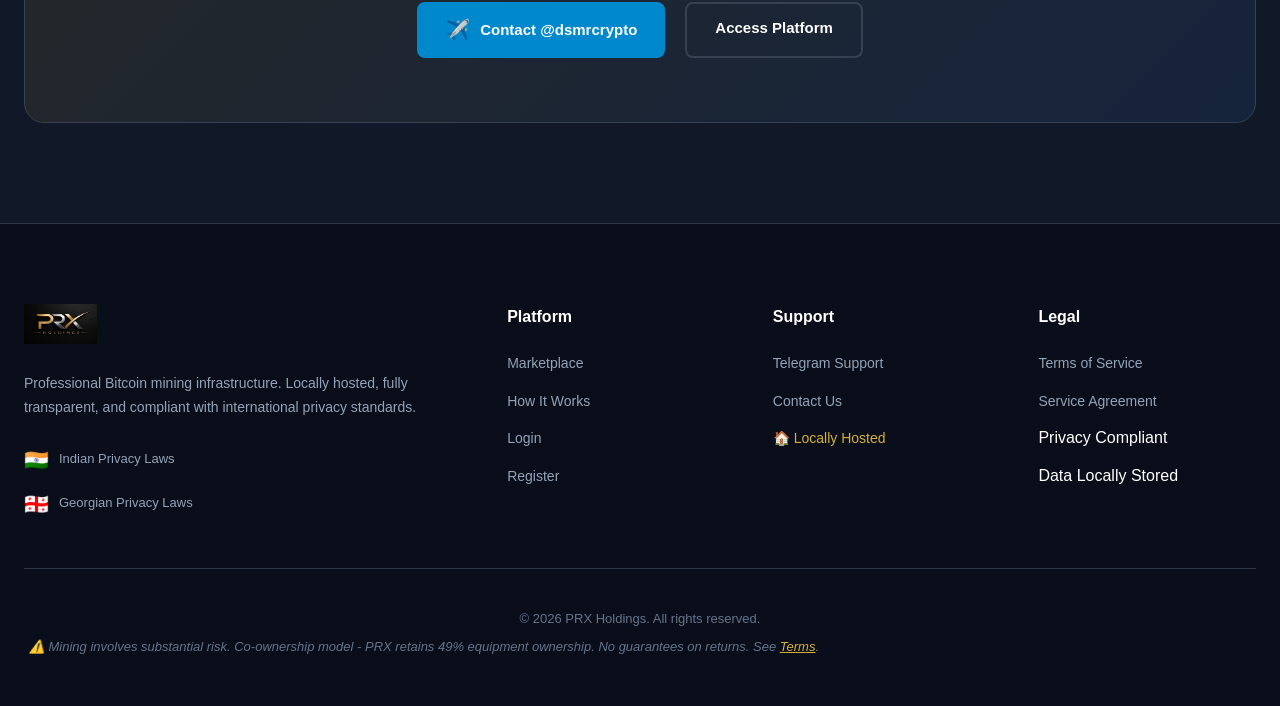
<file: index-old-v2.html>
<!DOCTYPE html>
<html lang="en">
<head>
    <meta charset="UTF-8">
    <meta name="viewport" content="width=device-width, initial-scale=1.0">
    <title>PRX Holdings - Professional Bitcoin Mining Platform</title>
    <link rel="stylesheet" href="css/dark-style.css">
</head>
<body>
    <!-- Navigation -->
    <nav class="navbar">
        <div class="container">
            <div class="nav-brand">
                <img src="logo.png" alt="PRX Holdings" class="logo">
            </div>
            <div class="nav-links">
                <a href="#marketplace">Marketplace</a>
                <a href="#how-it-works">How It Works</a>
                <a href="#pricing">Pricing</a>
                <a href="#contact">Contact</a>
                <a href="login.html" class="btn-outline">Login</a>
                <a href="login.html" class="btn-primary">Get Started</a>
            </div>
        </div>
    </nav>

    <!-- Hero Section -->
    <section class="hero">
        <div class="hero-glow"></div>
        <div class="container">
            <div class="hero-content">
                <div class="badge">LOCALLY HOSTED • 100% TRANSPARENT</div>
                <h1>Mine Bitcoin Without<br>The Complexity</h1>
                <p class="hero-subtitle">Professional mining hardware hosted and managed for you. Start earning passive income with transparent, real-time mining operations.</p>

                <div class="hero-stats-inline">
                    <div class="stat-inline">
                        <div class="stat-icon">⚡</div>
                        <div>
                            <div class="stat-value">99.9%</div>
                            <div class="stat-label">Uptime</div>
                        </div>
                    </div>
                    <div class="stat-inline">
                        <div class="stat-icon">🔥</div>
                        <div>
                            <div class="stat-value">4.73 TH/s</div>
                            <div class="stat-label">Per Miner</div>
                        </div>
                    </div>
                    <div class="stat-inline">
                        <div class="stat-icon">💰</div>
                        <div>
                            <div class="stat-value">Daily</div>
                            <div class="stat-label">Payouts</div>
                        </div>
                    </div>
                </div>

                <div class="hero-buttons">
                    <a href="login.html" class="btn-primary btn-large">Start Mining Now</a>
                    <a href="#how-it-works" class="btn-outline btn-large">Learn More</a>
                </div>
                <p style="font-size: 13px; color: rgba(255,255,255,0.6); margin-top: 16px;">
                    By participating, you agree to our <a href="terms.html" style="color: var(--accent-gold); text-decoration: underline;">Terms of Service</a> and co-ownership model.
                </p>

                <div class="trust-badges">
                    <div class="trust-item">
                        <span class="trust-icon">🏠</span>
                        <span>Locally Hosted</span>
                    </div>
                    <div class="trust-item">
                        <span class="trust-icon">🔒</span>
                        <span>Secure & Private</span>
                    </div>
                    <div class="trust-item">
                        <span class="trust-icon">📊</span>
                        <span>Real-Time Data</span>
                    </div>
                </div>
            </div>
        </div>
    </section>

    <!-- Marketplace Section -->
    <section id="marketplace" class="section marketplace">
        <div class="container">
            <div class="section-header">
                <h2>Mining Marketplace</h2>
                <p>Choose from available hardware packages. All prices include setup and 24/7 monitoring.</p>
            </div>

            <div class="marketplace-grid">
                <!-- Card 1 -->
                <div class="mining-card">
                    <div class="card-badge">STARTER</div>
                    <div class="card-header">
                        <div class="miner-icon">⛏️</div>
                        <div>
                            <h3>Bitmain S7</h3>
                            <p class="miner-model">Single Unit</p>
                        </div>
                    </div>

                    <div class="card-stats">
                        <div class="card-stat">
                            <span class="stat-label">Hashrate</span>
                            <span class="stat-value">4.73 TH/s</span>
                        </div>
                        <div class="card-stat">
                            <span class="stat-label">Power</span>
                            <span class="stat-value">1293W</span>
                        </div>
                        <div class="card-stat">
                            <span class="stat-label">Est. Daily</span>
                            <span class="stat-value">0.00004 BTC</span>
                        </div>
                    </div>

                    <div class="card-pricing">
                        <div class="price-wrapper">
                            <span class="price-label">Market Price</span>
                            <span class="price-old">$200</span>
                        </div>
                        <div class="price-main">
                            <span class="price-amount">$160</span>
                            <span class="price-currency">USD</span>
                        </div>
                        <div class="price-discount">Save 20%</div>
                    </div>

                    <div class="card-profits">
                        <div class="profit-row">
                            <span>Daily Profit</span>
                            <span class="profit-value">~$5-8</span>
                        </div>
                        <div class="profit-row">
                            <span>Monthly ROI</span>
                            <span class="profit-value">~3-5%</span>
                        </div>
                    </div>

                    <a href="login.html" class="btn-card">Purchase Package</a>
                </div>

                <!-- Card 2 - Featured -->
                <div class="mining-card featured">
                    <div class="card-badge featured-badge">MOST POPULAR</div>
                    <div class="card-header">
                        <div class="miner-icon">⛏️⛏️</div>
                        <div>
                            <h3>Professional Pack</h3>
                            <p class="miner-model">5x Bitmain S7</p>
                        </div>
                    </div>

                    <div class="card-stats">
                        <div class="card-stat">
                            <span class="stat-label">Hashrate</span>
                            <span class="stat-value">23.65 TH/s</span>
                        </div>
                        <div class="card-stat">
                            <span class="stat-label">Power</span>
                            <span class="stat-value">6465W</span>
                        </div>
                        <div class="card-stat">
                            <span class="stat-label">Est. Daily</span>
                            <span class="stat-value">0.0002 BTC</span>
                        </div>
                    </div>

                    <div class="card-pricing">
                        <div class="price-wrapper">
                            <span class="price-label">Market Price</span>
                            <span class="price-old">$1,000</span>
                        </div>
                        <div class="price-main">
                            <span class="price-amount">$750</span>
                            <span class="price-currency">USD</span>
                        </div>
                        <div class="price-discount">Save 25%</div>
                    </div>

                    <div class="card-profits">
                        <div class="profit-row">
                            <span>Daily Profit</span>
                            <span class="profit-value">~$25-40</span>
                        </div>
                        <div class="profit-row">
                            <span>Monthly ROI</span>
                            <span class="profit-value">~4-6%</span>
                        </div>
                    </div>

                    <a href="login.html" class="btn-card">Purchase Package</a>
                </div>

                <!-- Card 3 -->
                <div class="mining-card">
                    <div class="card-badge">ENTERPRISE</div>
                    <div class="card-header">
                        <div class="miner-icon">⛏️⛏️⛏️</div>
                        <div>
                            <h3>Enterprise Pack</h3>
                            <p class="miner-model">10x Bitmain S7</p>
                        </div>
                    </div>

                    <div class="card-stats">
                        <div class="card-stat">
                            <span class="stat-label">Hashrate</span>
                            <span class="stat-value">47.3 TH/s</span>
                        </div>
                        <div class="card-stat">
                            <span class="stat-label">Power</span>
                            <span class="stat-value">12930W</span>
                        </div>
                        <div class="card-stat">
                            <span class="stat-label">Est. Daily</span>
                            <span class="stat-value">0.0004 BTC</span>
                        </div>
                    </div>

                    <div class="card-pricing">
                        <div class="price-wrapper">
                            <span class="price-label">Market Price</span>
                            <span class="price-old">$2,000</span>
                        </div>
                        <div class="price-main">
                            <span class="price-amount">$1,500</span>
                            <span class="price-currency">USD</span>
                        </div>
                        <div class="price-discount">Save 25%</div>
                    </div>

                    <div class="card-profits">
                        <div class="profit-row">
                            <span>Daily Profit</span>
                            <span class="profit-value">~$50-80</span>
                        </div>
                        <div class="profit-row">
                            <span>Monthly ROI</span>
                            <span class="profit-value">~4-6%</span>
                        </div>
                    </div>

                    <a href="login.html" class="btn-card">Purchase Package</a>
                </div>
            </div>

            <div class="marketplace-note">
                * Estimated profits based on current BTC price ($67,500) and network difficulty. Actual earnings may vary. Electricity costs deducted automatically.
            </div>
        </div>
    </section>

    <!-- How It Works -->
    <section id="how-it-works" class="section how-it-works">
        <div class="container">
            <div class="section-header">
                <h2>How It Works</h2>
                <p>Start mining Bitcoin in three simple steps</p>
            </div>

            <div class="steps-grid">
                <div class="step-card">
                    <div class="step-number">01</div>
                    <div class="step-icon">📦</div>
                    <h3>Choose Your Package</h3>
                    <p>Select from our range of mining hardware packages. All equipment is enterprise-grade and pre-configured for optimal performance.</p>
                </div>

                <div class="step-arrow">→</div>

                <div class="step-card">
                    <div class="step-number">02</div>
                    <div class="step-icon">⚙️</div>
                    <h3>We Handle Setup</h3>
                    <p>Our team configures your miners, connects them to mining pools, and ensures 24/7 monitoring. You don't touch any hardware.</p>
                </div>

                <div class="step-arrow">→</div>

                <div class="step-card">
                    <div class="step-number">03</div>
                    <div class="step-icon">💰</div>
                    <h3>Earn Daily</h3>
                    <p>Watch your Bitcoin accumulate in real-time. Withdraw anytime to your personal wallet. Full transparency on earnings and costs.</p>
                </div>
            </div>
        </div>
    </section>

    <!-- Contact Section -->
    <section id="contact" class="section contact">
        <div class="container">
            <div class="contact-box">
                <div class="contact-content">
                    <h2>Need Help?</h2>
                    <p>Get instant support via Telegram or explore our platform to start mining.</p>
                    <div class="contact-buttons">
                        <a href="https://t.me/dsmrcrypto" target="_blank" class="btn-telegram">
                            <span class="telegram-icon">✈️</span>
                            Contact @dsmrcrypto
                        </a>
                        <a href="login.html" class="btn-outline">Access Platform</a>
                    </div>
                </div>
            </div>
        </div>
    </section>

    <!-- Footer -->
    <footer class="footer">
        <div class="container">
            <div class="footer-grid">
                <div class="footer-col">
                    <img src="logo.png" alt="PRX Holdings" class="footer-logo">
                    <p class="footer-desc">Professional Bitcoin mining infrastructure. Locally hosted, fully transparent, and compliant with international privacy standards.</p>
                    <div class="compliance-badges">
                        <div class="compliance-item">
                            <span class="flag">🇮🇳</span>
                            <span>Indian Privacy Laws</span>
                        </div>
                        <div class="compliance-item">
                            <span class="flag">🇬🇪</span>
                            <span>Georgian Privacy Laws</span>
                        </div>
                    </div>
                </div>

                <div class="footer-col">
                    <h4>Platform</h4>
                    <ul>
                        <li><a href="#marketplace">Marketplace</a></li>
                        <li><a href="#how-it-works">How It Works</a></li>
                        <li><a href="login.html">Login</a></li>
                        <li><a href="login.html">Register</a></li>
                    </ul>
                </div>

                <div class="footer-col">
                    <h4>Support</h4>
                    <ul>
                        <li><a href="https://t.me/dsmrcrypto" target="_blank">Telegram Support</a></li>
                        <li><a href="#contact">Contact Us</a></li>
                        <li><span class="local-badge-footer">🏠 Locally Hosted</span></li>
                    </ul>
                </div>

                <div class="footer-col">
                    <h4>Legal</h4>
                    <ul>
                        <li><a href="terms.html">Terms of Service</a></li>
                        <li><a href="contract.html">Service Agreement</a></li>
                        <li>Privacy Compliant</li>
                        <li>Data Locally Stored</li>
                    </ul>
                </div>
            </div>

            <div class="footer-bottom">
                <p>&copy; 2026 PRX Holdings. All rights reserved.</p>
                <p class="footer-disclaimer">⚠️ Mining involves substantial risk. Co-ownership model - PRX retains 49% equipment ownership. No guarantees on returns. See <a href="terms.html" style="color: var(--accent-gold);">Terms</a>.</p>
            </div>
        </div>
    </footer>

    <script src="js/dark-main.js"></script>
</body>
</html>
</file>
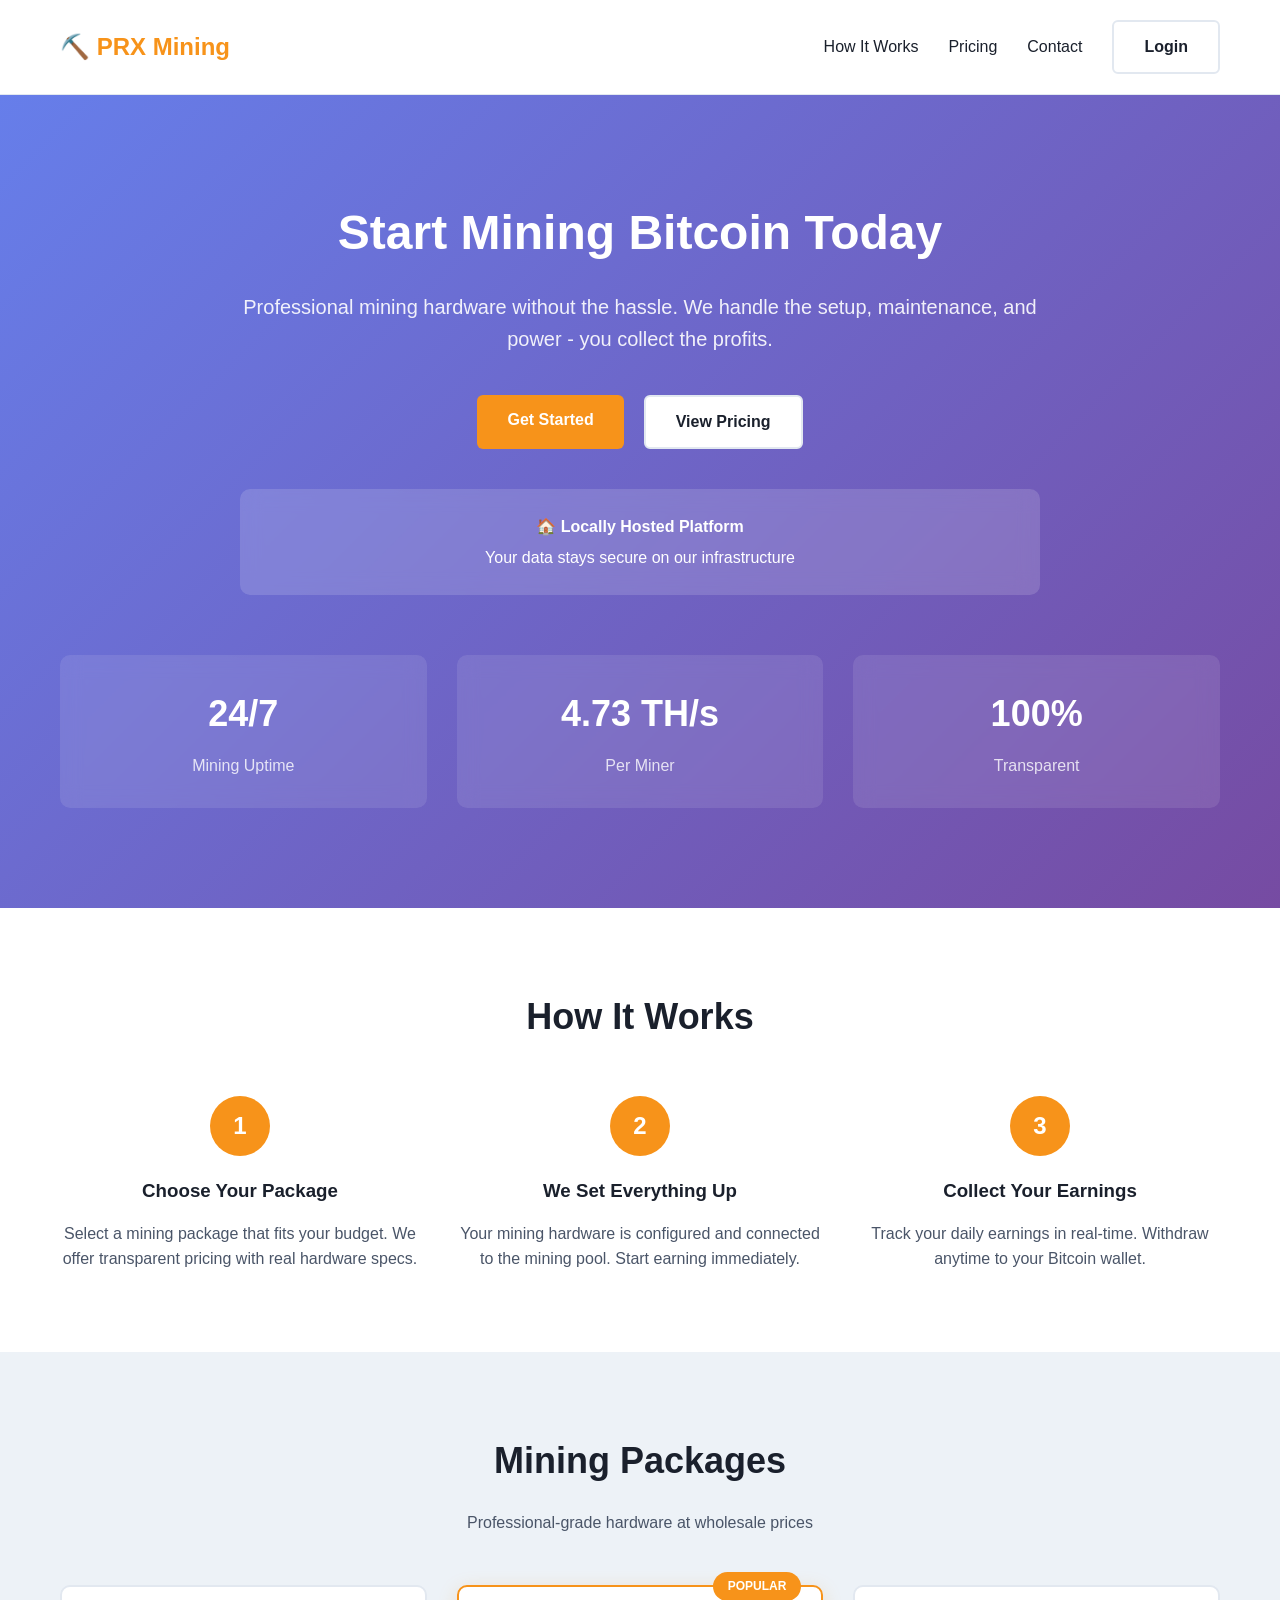
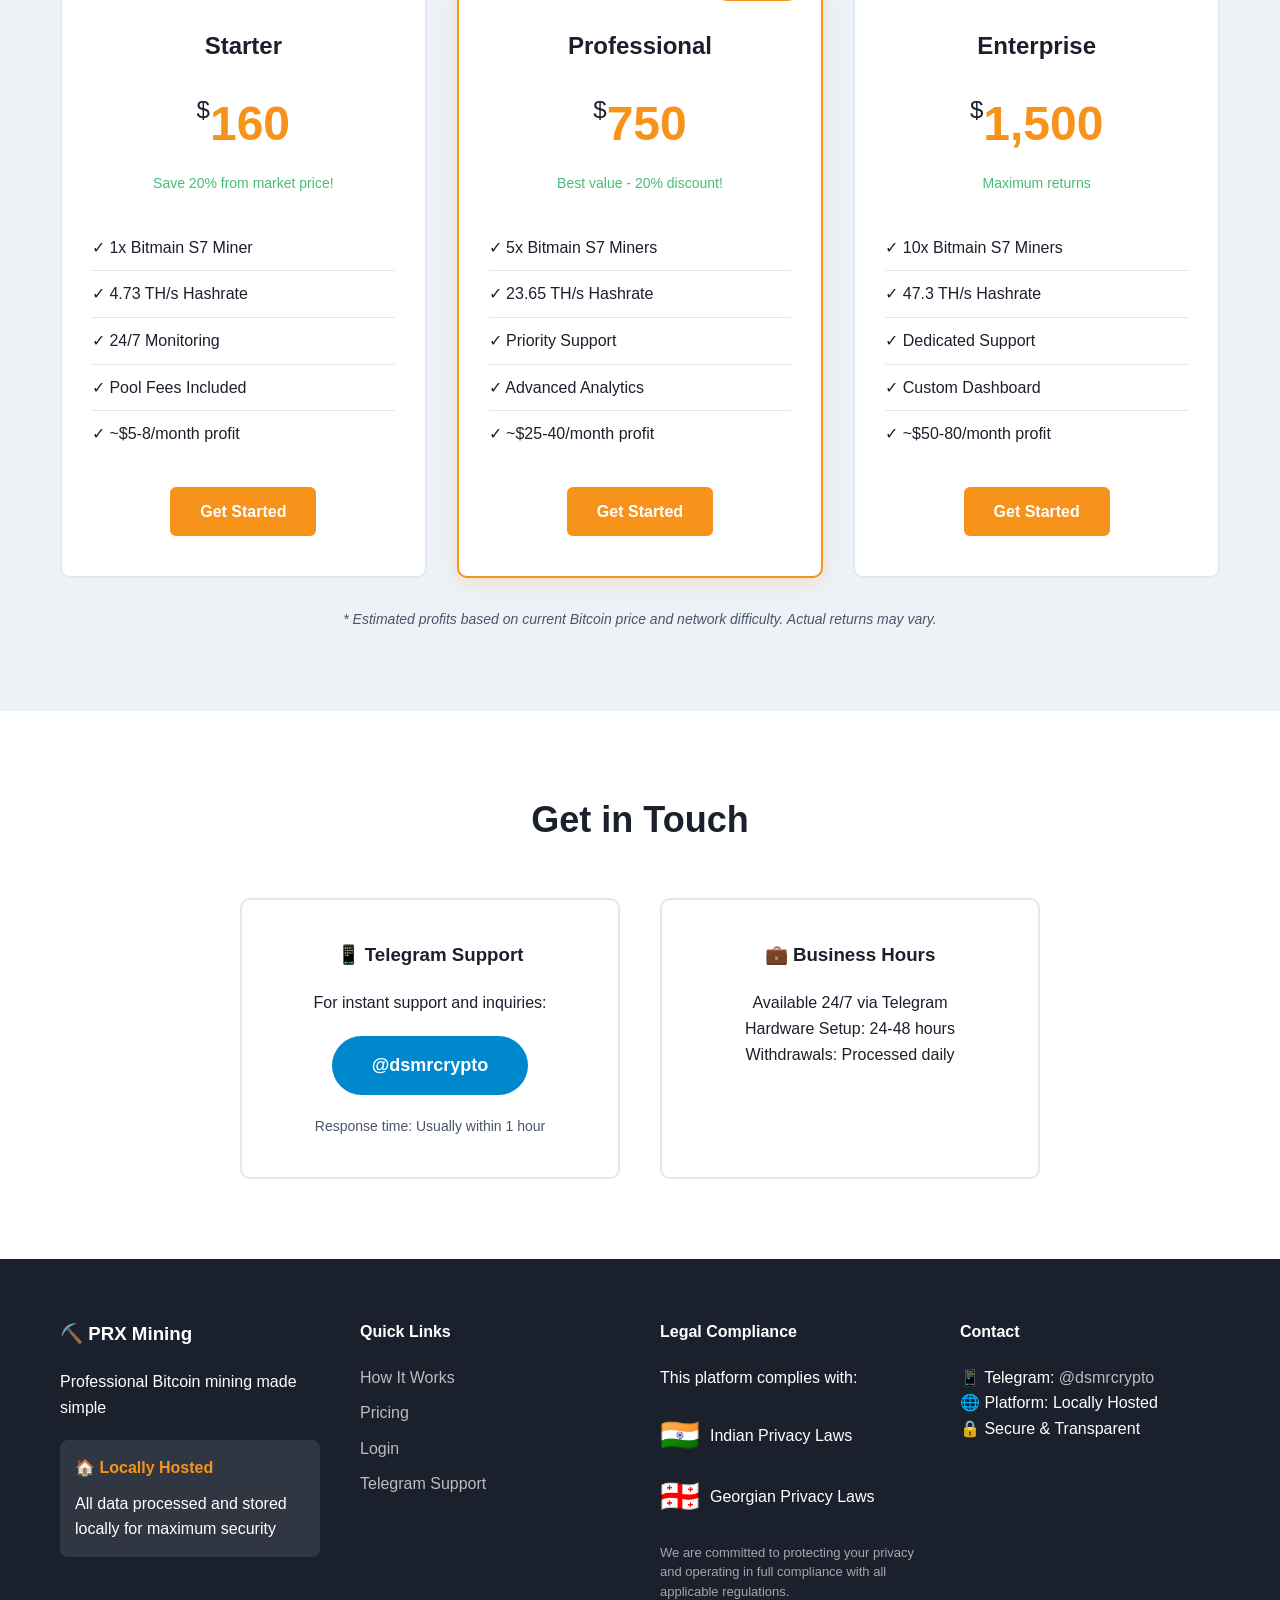
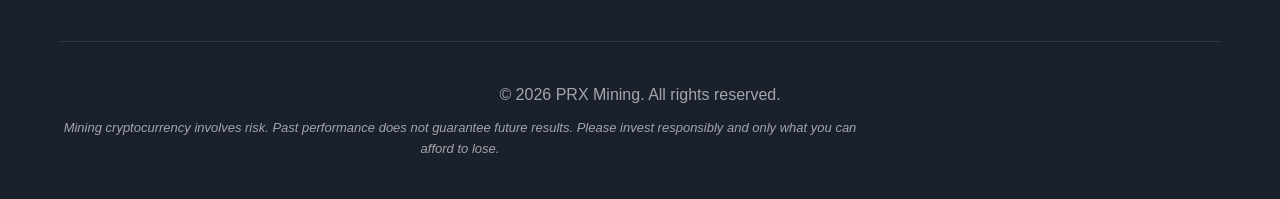
<file: index-old.html>
<!DOCTYPE html>
<html lang="en">
<head>
    <meta charset="UTF-8">
    <meta name="viewport" content="width=device-width, initial-scale=1.0">
    <title>PRX Mining - Professional Bitcoin Mining Platform</title>
    <link rel="stylesheet" href="css/style.css">
</head>
<body>
    <!-- Header -->
    <header>
        <div class="container">
            <div class="logo">
                <h1>⛏️ PRX Mining</h1>
            </div>
            <nav>
                <a href="#how-it-works">How It Works</a>
                <a href="#pricing">Pricing</a>
                <a href="#contact">Contact</a>
                <a href="login.html" class="btn-secondary">Login</a>
            </nav>
        </div>
    </header>

    <!-- Hero Section -->
    <section class="hero">
        <div class="container">
            <div class="hero-content">
                <h1>Start Mining Bitcoin Today</h1>
                <p class="lead">Professional mining hardware without the hassle. We handle the setup, maintenance, and power - you collect the profits.</p>
                <div class="hero-buttons">
                    <a href="login.html" class="btn-primary">Get Started</a>
                    <a href="#pricing" class="btn-secondary">View Pricing</a>
                </div>

                <!-- Local Hosting Notice -->
                <div class="local-notice">
                    <p>🏠 <strong>Locally Hosted Platform</strong></p>
                    <p>Your data stays secure on our infrastructure</p>
                </div>
            </div>

            <div class="hero-stats">
                <div class="stat-card">
                    <h3>24/7</h3>
                    <p>Mining Uptime</p>
                </div>
                <div class="stat-card">
                    <h3>4.73 TH/s</h3>
                    <p>Per Miner</p>
                </div>
                <div class="stat-card">
                    <h3>100%</h3>
                    <p>Transparent</p>
                </div>
            </div>
        </div>
    </section>

    <!-- How It Works -->
    <section id="how-it-works" class="section">
        <div class="container">
            <h2>How It Works</h2>
            <div class="steps">
                <div class="step">
                    <div class="step-number">1</div>
                    <h3>Choose Your Package</h3>
                    <p>Select a mining package that fits your budget. We offer transparent pricing with real hardware specs.</p>
                </div>
                <div class="step">
                    <div class="step-number">2</div>
                    <h3>We Set Everything Up</h3>
                    <p>Your mining hardware is configured and connected to the mining pool. Start earning immediately.</p>
                </div>
                <div class="step">
                    <div class="step-number">3</div>
                    <h3>Collect Your Earnings</h3>
                    <p>Track your daily earnings in real-time. Withdraw anytime to your Bitcoin wallet.</p>
                </div>
            </div>
        </div>
    </section>

    <!-- Pricing -->
    <section id="pricing" class="section section-gray">
        <div class="container">
            <h2>Mining Packages</h2>
            <p class="section-subtitle">Professional-grade hardware at wholesale prices</p>

            <div class="pricing-grid">
                <div class="pricing-card">
                    <div class="pricing-header">
                        <h3>Starter</h3>
                        <div class="price">
                            <span class="currency">$</span>
                            <span class="amount">160</span>
                        </div>
                        <p class="price-note">Save 20% from market price!</p>
                    </div>
                    <ul class="features">
                        <li>✓ 1x Bitmain S7 Miner</li>
                        <li>✓ 4.73 TH/s Hashrate</li>
                        <li>✓ 24/7 Monitoring</li>
                        <li>✓ Pool Fees Included</li>
                        <li>✓ ~$5-8/month profit</li>
                    </ul>
                    <a href="login.html" class="btn-primary">Get Started</a>
                </div>

                <div class="pricing-card featured">
                    <div class="badge">POPULAR</div>
                    <div class="pricing-header">
                        <h3>Professional</h3>
                        <div class="price">
                            <span class="currency">$</span>
                            <span class="amount">750</span>
                        </div>
                        <p class="price-note">Best value - 20% discount!</p>
                    </div>
                    <ul class="features">
                        <li>✓ 5x Bitmain S7 Miners</li>
                        <li>✓ 23.65 TH/s Hashrate</li>
                        <li>✓ Priority Support</li>
                        <li>✓ Advanced Analytics</li>
                        <li>✓ ~$25-40/month profit</li>
                    </ul>
                    <a href="login.html" class="btn-primary">Get Started</a>
                </div>

                <div class="pricing-card">
                    <div class="pricing-header">
                        <h3>Enterprise</h3>
                        <div class="price">
                            <span class="currency">$</span>
                            <span class="amount">1,500</span>
                        </div>
                        <p class="price-note">Maximum returns</p>
                    </div>
                    <ul class="features">
                        <li>✓ 10x Bitmain S7 Miners</li>
                        <li>✓ 47.3 TH/s Hashrate</li>
                        <li>✓ Dedicated Support</li>
                        <li>✓ Custom Dashboard</li>
                        <li>✓ ~$50-80/month profit</li>
                    </ul>
                    <a href="login.html" class="btn-primary">Get Started</a>
                </div>
            </div>

            <p class="disclaimer">* Estimated profits based on current Bitcoin price and network difficulty. Actual returns may vary.</p>
        </div>
    </section>

    <!-- Contact -->
    <section id="contact" class="section">
        <div class="container">
            <h2>Get in Touch</h2>
            <div class="contact-content">
                <div class="contact-card">
                    <h3>📱 Telegram Support</h3>
                    <p>For instant support and inquiries:</p>
                    <a href="https://t.me/dsmrcrypto" target="_blank" class="telegram-link">
                        @dsmrcrypto
                    </a>
                    <p class="contact-note">Response time: Usually within 1 hour</p>
                </div>

                <div class="contact-card">
                    <h3>💼 Business Hours</h3>
                    <p>Available 24/7 via Telegram</p>
                    <p>Hardware Setup: 24-48 hours</p>
                    <p>Withdrawals: Processed daily</p>
                </div>
            </div>
        </div>
    </section>

    <!-- Footer -->
    <footer>
        <div class="container">
            <div class="footer-content">
                <div class="footer-section">
                    <h3>⛏️ PRX Mining</h3>
                    <p>Professional Bitcoin mining made simple</p>
                    <div class="local-badge">
                        <strong>🏠 Locally Hosted</strong>
                        <p>All data processed and stored locally for maximum security</p>
                    </div>
                </div>

                <div class="footer-section">
                    <h4>Quick Links</h4>
                    <ul>
                        <li><a href="#how-it-works">How It Works</a></li>
                        <li><a href="#pricing">Pricing</a></li>
                        <li><a href="login.html">Login</a></li>
                        <li><a href="https://t.me/dsmrcrypto" target="_blank">Telegram Support</a></li>
                    </ul>
                </div>

                <div class="footer-section">
                    <h4>Legal Compliance</h4>
                    <p>This platform complies with:</p>
                    <div class="compliance-flags">
                        <div class="flag-item">
                            <span class="flag">🇮🇳</span>
                            <span>Indian Privacy Laws</span>
                        </div>
                        <div class="flag-item">
                            <span class="flag">🇬🇪</span>
                            <span>Georgian Privacy Laws</span>
                        </div>
                    </div>
                    <p class="compliance-note">
                        We are committed to protecting your privacy and operating in full compliance with all applicable regulations.
                    </p>
                </div>

                <div class="footer-section">
                    <h4>Contact</h4>
                    <p>📱 Telegram: <a href="https://t.me/dsmrcrypto" target="_blank">@dsmrcrypto</a></p>
                    <p>🌐 Platform: Locally Hosted</p>
                    <p>🔒 Secure & Transparent</p>
                </div>
            </div>

            <div class="footer-bottom">
                <p>&copy; 2026 PRX Mining. All rights reserved.</p>
                <p class="footer-disclaimer">
                    Mining cryptocurrency involves risk. Past performance does not guarantee future results.
                    Please invest responsibly and only what you can afford to lose.
                </p>
            </div>
        </div>
    </footer>

    <script src="js/main.js"></script>
</body>
</html>
</file>
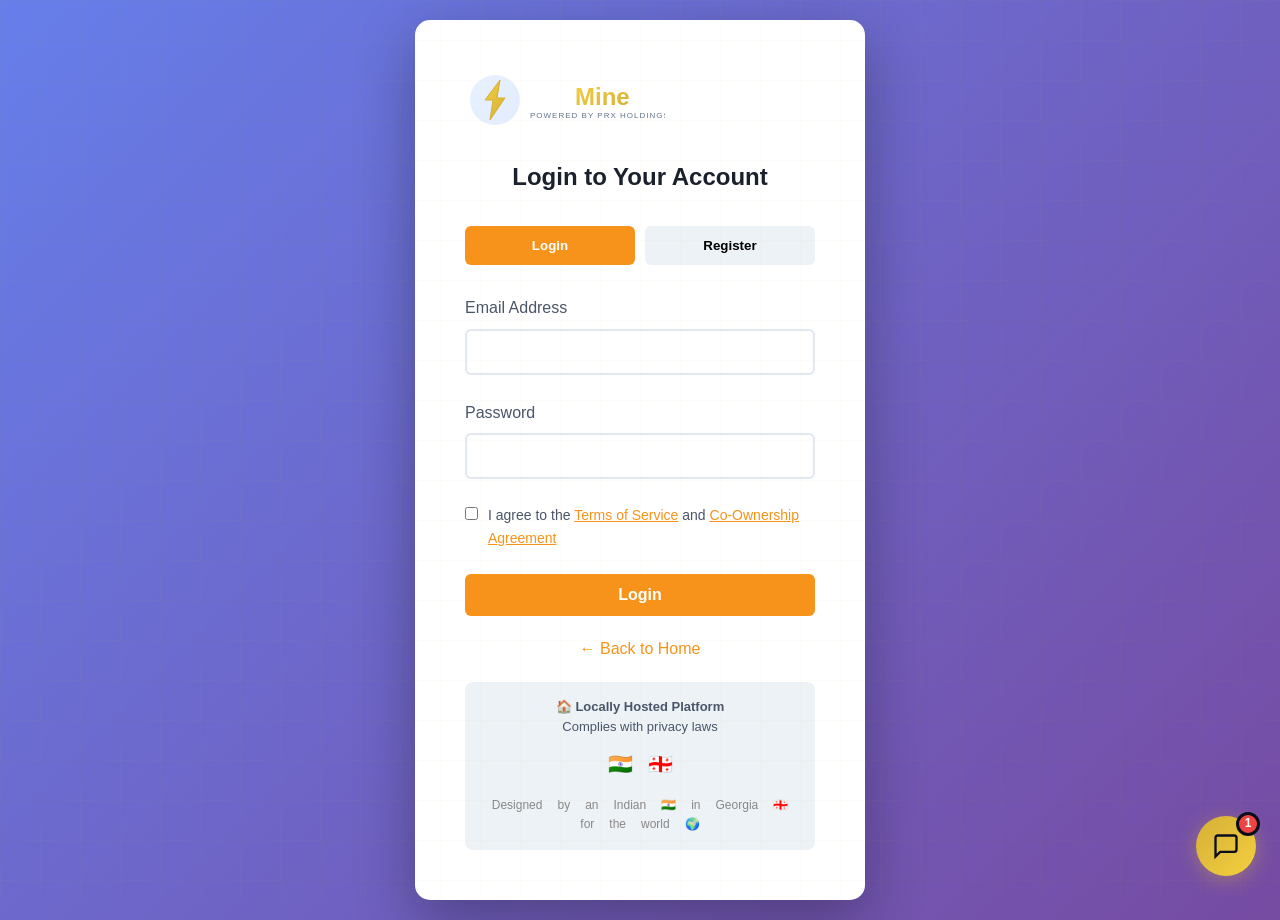
<file: login.html>
<!DOCTYPE html>
<html lang="en">
<head>
    <meta charset="UTF-8">
    <meta name="viewport" content="width=device-width, initial-scale=1.0">
    <title>Login - Go VoltMine | Professional Bitcoin Cloud Mining</title>
    <meta name="description" content="Access your Go VoltMine mining dashboard. Monitor earnings, manage miners, and withdraw Bitcoin.">
    <link rel="icon" type="image/svg+xml" href="favicon.svg">
    <link rel="stylesheet" href="css/style.css">
    <link rel="stylesheet" href="css/cyber-effects.css">
    <link rel="stylesheet" href="css/logo-animation.css">
    <link rel="stylesheet" href="css/chatbot.css">
    <style>
        .auth-container {
            min-height: 100vh;
            display: flex;
            align-items: center;
            justify-content: center;
            background: linear-gradient(135deg, #667eea 0%, #764ba2 100%);
            padding: 20px;
        }

        .auth-card {
            background: white;
            padding: 50px;
            border-radius: 15px;
            box-shadow: 0 20px 60px rgba(0,0,0,0.3);
            max-width: 450px;
            width: 100%;
        }

        .auth-card h2 {
            text-align: center;
            margin-bottom: 30px;
            color: var(--dark);
        }

        .form-group {
            margin-bottom: 25px;
        }

        .form-group label {
            display: block;
            margin-bottom: 8px;
            color: var(--secondary);
            font-weight: 500;
        }

        .form-group input {
            width: 100%;
            padding: 12px;
            border: 2px solid var(--border);
            border-radius: 6px;
            font-size: 16px;
            transition: border-color 0.3s;
        }

        .form-group input:focus {
            outline: none;
            border-color: var(--primary);
        }

        .form-tabs {
            display: flex;
            gap: 10px;
            margin-bottom: 30px;
        }

        .tab {
            flex: 1;
            padding: 12px;
            text-align: center;
            background: var(--gray);
            border: none;
            border-radius: 6px;
            cursor: pointer;
            font-weight: 600;
            transition: all 0.3s;
        }

        .tab.active {
            background: var(--primary);
            color: white;
        }

        .error {
            background: #fee;
            color: #c33;
            padding: 12px;
            border-radius: 6px;
            margin-bottom: 20px;
            display: none;
        }

        .success {
            background: #efe;
            color: #3c3;
            padding: 12px;
            border-radius: 6px;
            margin-bottom: 20px;
            display: none;
        }

        .terms-checkbox {
            margin-bottom: 25px;
            display: flex;
            align-items: start;
            gap: 10px;
        }

        .terms-checkbox input[type="checkbox"] {
            margin-top: 3px;
            cursor: pointer;
        }

        .terms-checkbox label {
            font-size: 14px;
            color: var(--secondary);
            cursor: pointer;
        }

        .terms-checkbox a {
            color: var(--primary);
            text-decoration: underline;
        }

        .form-footer {
            text-align: center;
            margin-top: 20px;
            color: var(--secondary);
        }

        .form-footer a {
            color: var(--primary);
            text-decoration: none;
        }

        .local-notice-small {
            background: var(--gray);
            padding: 15px;
            border-radius: 8px;
            margin-top: 20px;
            text-align: center;
            font-size: 13px;
            color: var(--secondary);
        }

        .compliance-mini {
            display: flex;
            justify-content: center;
            gap: 15px;
            margin-top: 10px;
        }

        .compliance-mini span {
            font-size: 20px;
        }
    </style>
</head>
<body>
    <div class="blockchain-grid"></div>
    <div class="auth-container">
        <div class="auth-card">
            <img src="voltmine-logo.svg" alt="VoltMine" style="max-width: 250px; margin-bottom: 20px;">
            <h2>Login to Your Account</h2>

            <div class="form-tabs">
                <button class="tab active" onclick="switchTab('login')">Login</button>
                <button class="tab" onclick="switchTab('register')">Register</button>
            </div>

            <div id="error" class="error"></div>
            <div id="success" class="success"></div>

            <!-- Login Form -->
            <form id="loginForm" onsubmit="handleLogin(event)">
                <div class="form-group">
                    <label>Email Address</label>
                    <input type="email" id="loginEmail" required>
                </div>
                <div class="form-group">
                    <label>Password</label>
                    <input type="password" id="loginPassword" required>
                </div>
                <div class="terms-checkbox">
                    <input type="checkbox" id="loginTerms" required>
                    <label for="loginTerms">I agree to the <a href="terms.html" target="_blank">Terms of Service</a> and <a href="contract.html" target="_blank">Co-Ownership Agreement</a></label>
                </div>
                <button type="submit" class="btn-primary" style="width: 100%;">Login</button>
            </form>

            <!-- Register Form -->
            <form id="registerForm" onsubmit="handleRegister(event)" style="display: none;">
                <div class="form-group">
                    <label>Email Address</label>
                    <input type="email" id="registerEmail" required>
                </div>
                <div class="form-group">
                    <label>Password</label>
                    <input type="password" id="registerPassword" required minlength="6">
                </div>
                <div class="form-group">
                    <label>Bitcoin Address (Optional)</label>
                    <input type="text" id="btcAddress" placeholder="For withdrawals">
                </div>
                <div class="terms-checkbox">
                    <input type="checkbox" id="registerTerms" required>
                    <label for="registerTerms">I agree to the <a href="terms.html" target="_blank">Terms of Service</a> and <a href="contract.html" target="_blank">Co-Ownership Agreement</a></label>
                </div>
                <button type="submit" class="btn-primary" style="width: 100%;">Create Account</button>
            </form>

            <div class="form-footer">
                <a href="index.html">← Back to Home</a>
            </div>

            <div class="local-notice-small">
                <strong>🏠 Locally Hosted Platform</strong>
                <p>Complies with privacy laws</p>
                <div class="compliance-mini">
                    <span title="India">🇮🇳</span>
                    <span title="Georgia">🇬🇪</span>
                </div>
                <p style="margin-top: 16px; font-size: 12px; color: #888; font-family: 'Segoe UI Emoji', 'Apple Color Emoji', 'Noto Color Emoji', sans-serif;">
                    Designed by an Indian &#127470;&#127475; in Georgia &#127468;&#127466; for the world &#127757;
                </p>
            </div>
        </div>
    </div>

    <script>
        const API_URL = 'https://api.govoltmine.xyz/api';

        function switchTab(tab) {
            const tabs = document.querySelectorAll('.tab');
            tabs.forEach(t => t.classList.remove('active'));

            if (tab === 'login') {
                tabs[0].classList.add('active');
                document.getElementById('loginForm').style.display = 'block';
                document.getElementById('registerForm').style.display = 'none';
            } else {
                tabs[1].classList.add('active');
                document.getElementById('loginForm').style.display = 'none';
                document.getElementById('registerForm').style.display = 'block';
            }

            hideMessages();
        }

        function showError(message) {
            const errorDiv = document.getElementById('error');
            errorDiv.textContent = message;
            errorDiv.style.display = 'block';
            document.getElementById('success').style.display = 'none';
        }

        function showSuccess(message) {
            const successDiv = document.getElementById('success');
            successDiv.textContent = message;
            successDiv.style.display = 'block';
            document.getElementById('error').style.display = 'none';
        }

        function hideMessages() {
            document.getElementById('error').style.display = 'none';
            document.getElementById('success').style.display = 'none';
        }

        async function handleLogin(event) {
            event.preventDefault();
            hideMessages();

            const email = document.getElementById('loginEmail').value;
            const password = document.getElementById('loginPassword').value;

            if (!document.getElementById('loginTerms').checked) {
                showError('You must accept the Terms of Service to continue');
                return;
            }

            try {
                const response = await fetch(`${API_URL}/login`, {
                    method: 'POST',
                    headers: { 'Content-Type': 'application/json' },
                    body: JSON.stringify({ email, password })
                });

                const data = await response.json();

                if (response.ok) {
                    localStorage.setItem('token', data.token);
                    localStorage.setItem('user', JSON.stringify(data.user));

                    // Redirect based on admin status
                    if (data.user.is_admin) {
                        window.location.href = 'admin.html';
                    } else {
                        window.location.href = 'dashboard.html';
                    }
                } else {
                    showError(data.error || 'Login failed');
                }
            } catch (error) {
                showError('Connection error. Make sure the backend server is running.');
            }
        }

        async function handleRegister(event) {
            event.preventDefault();
            hideMessages();

            const email = document.getElementById('registerEmail').value;
            const password = document.getElementById('registerPassword').value;
            const btc_address = document.getElementById('btcAddress').value;

            if (!document.getElementById('registerTerms').checked) {
                showError('You must accept the Terms of Service to continue');
                return;
            }

            try {
                const response = await fetch(`${API_URL}/register`, {
                    method: 'POST',
                    headers: { 'Content-Type': 'application/json' },
                    body: JSON.stringify({ email, password, btc_address })
                });

                const data = await response.json();

                if (response.ok) {
                    showSuccess('Account created! Redirecting...');
                    localStorage.setItem('token', data.token);
                    localStorage.setItem('user', JSON.stringify(data.user));

                    setTimeout(() => {
                        window.location.href = 'dashboard.html';
                    }, 1500);
                } else {
                    showError(data.error || 'Registration failed');
                }
            } catch (error) {
                showError('Connection error. Make sure the backend server is running.');
            }
        }
    </script>
    <script src="js/logo-animation.js"></script>
    <script src="js/chatbot.js"></script>
</body>
</html>
</file>
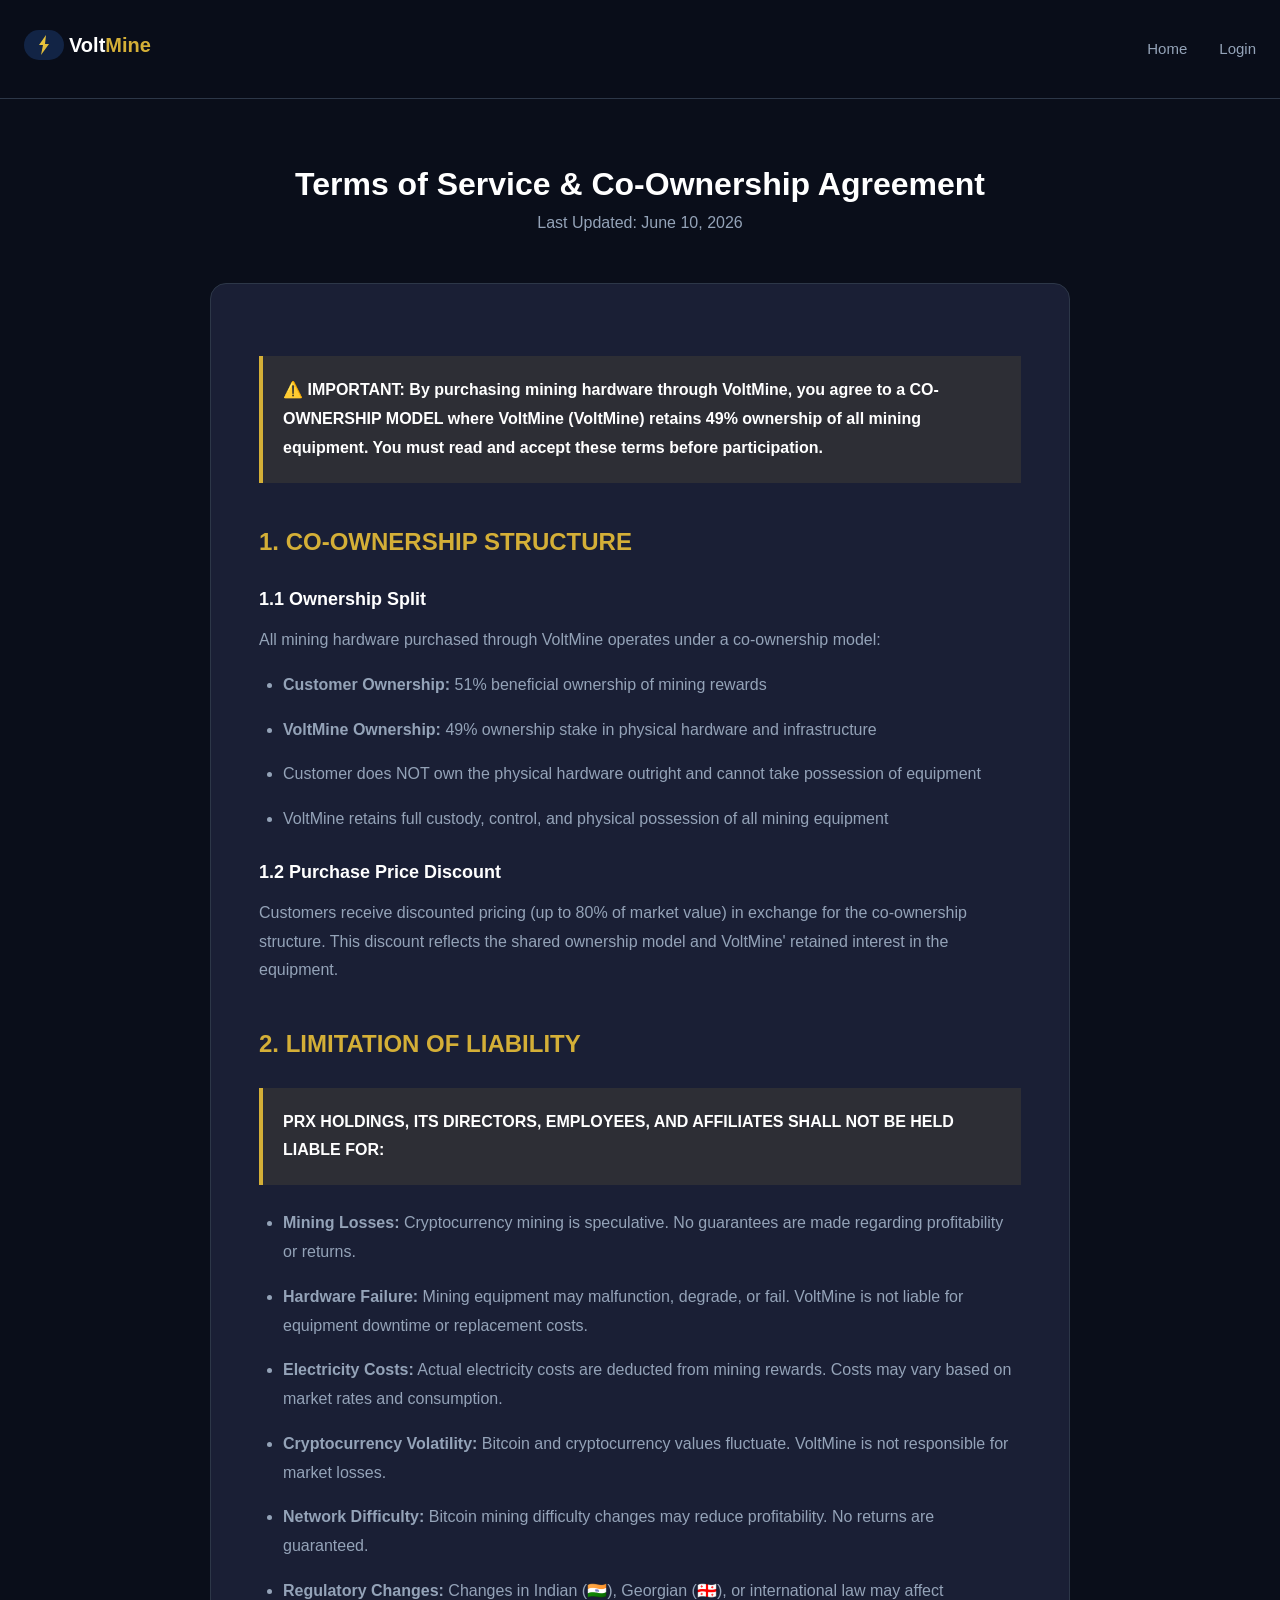
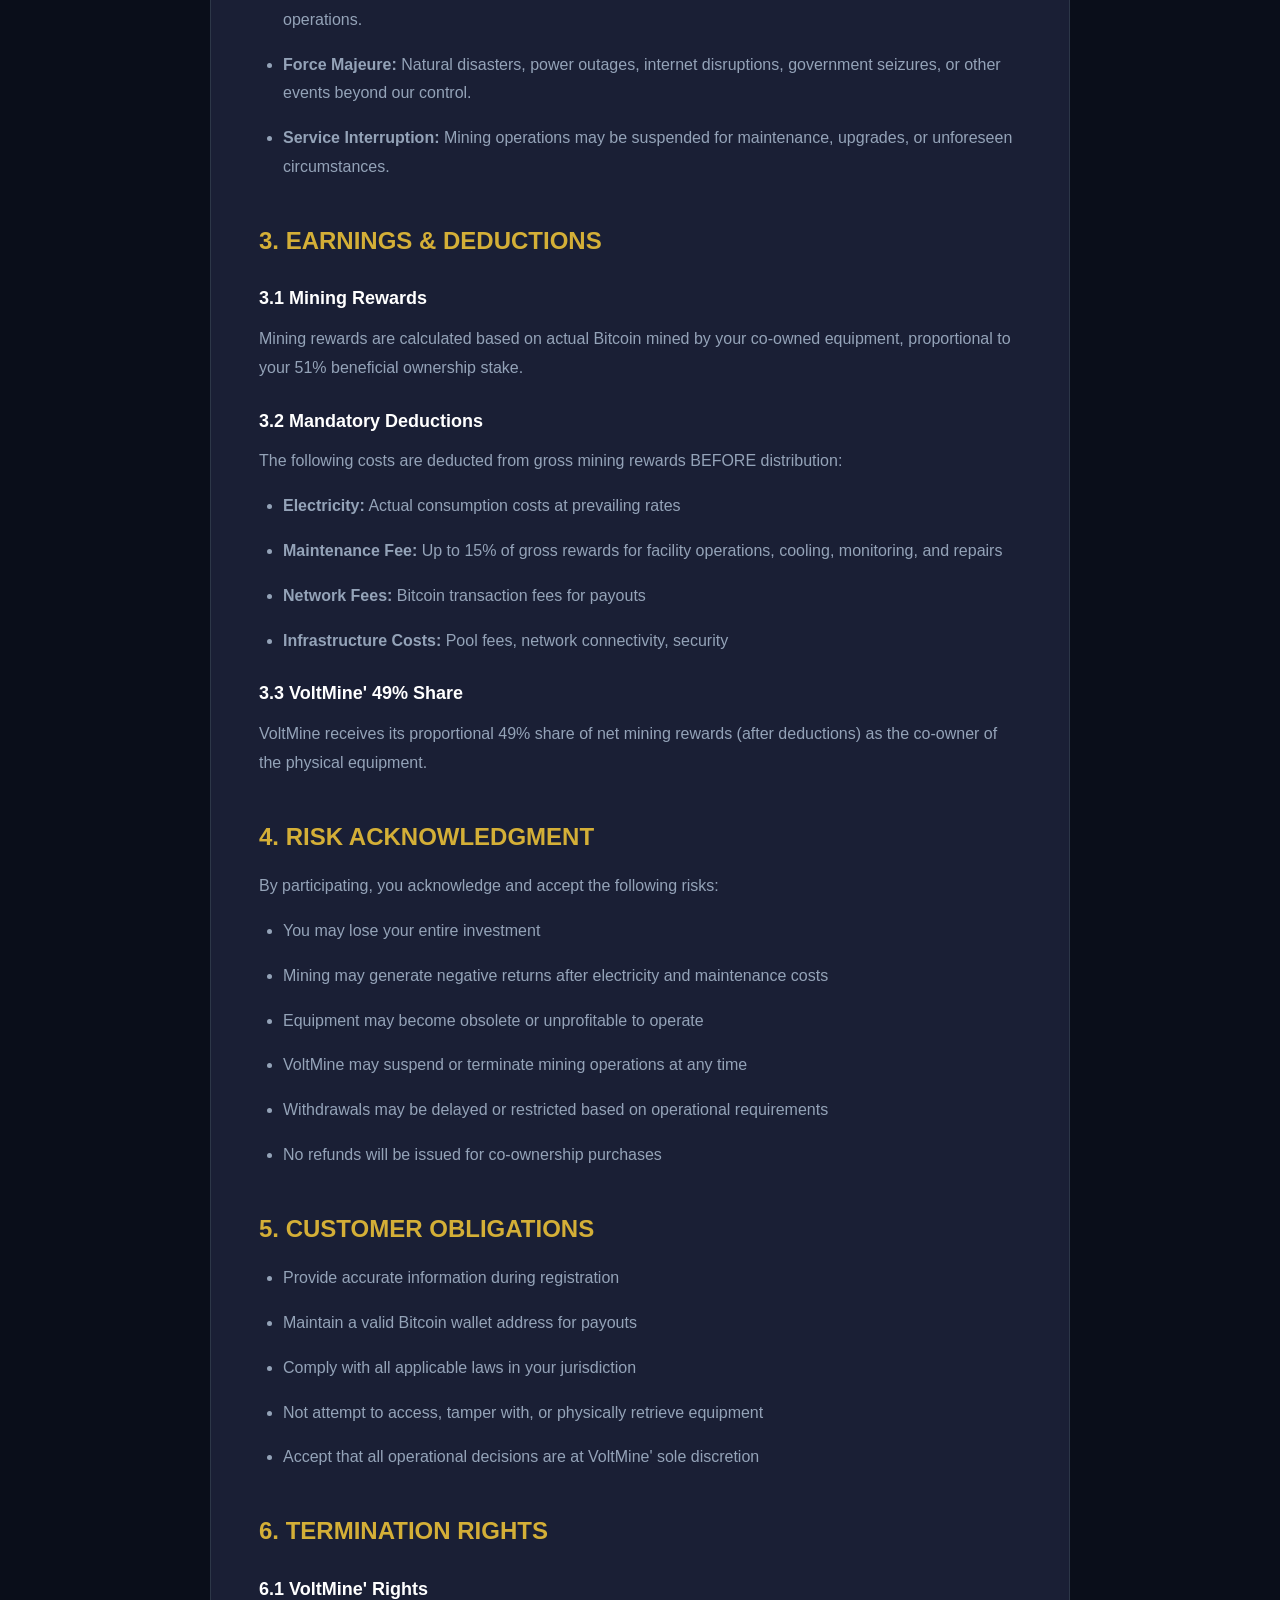
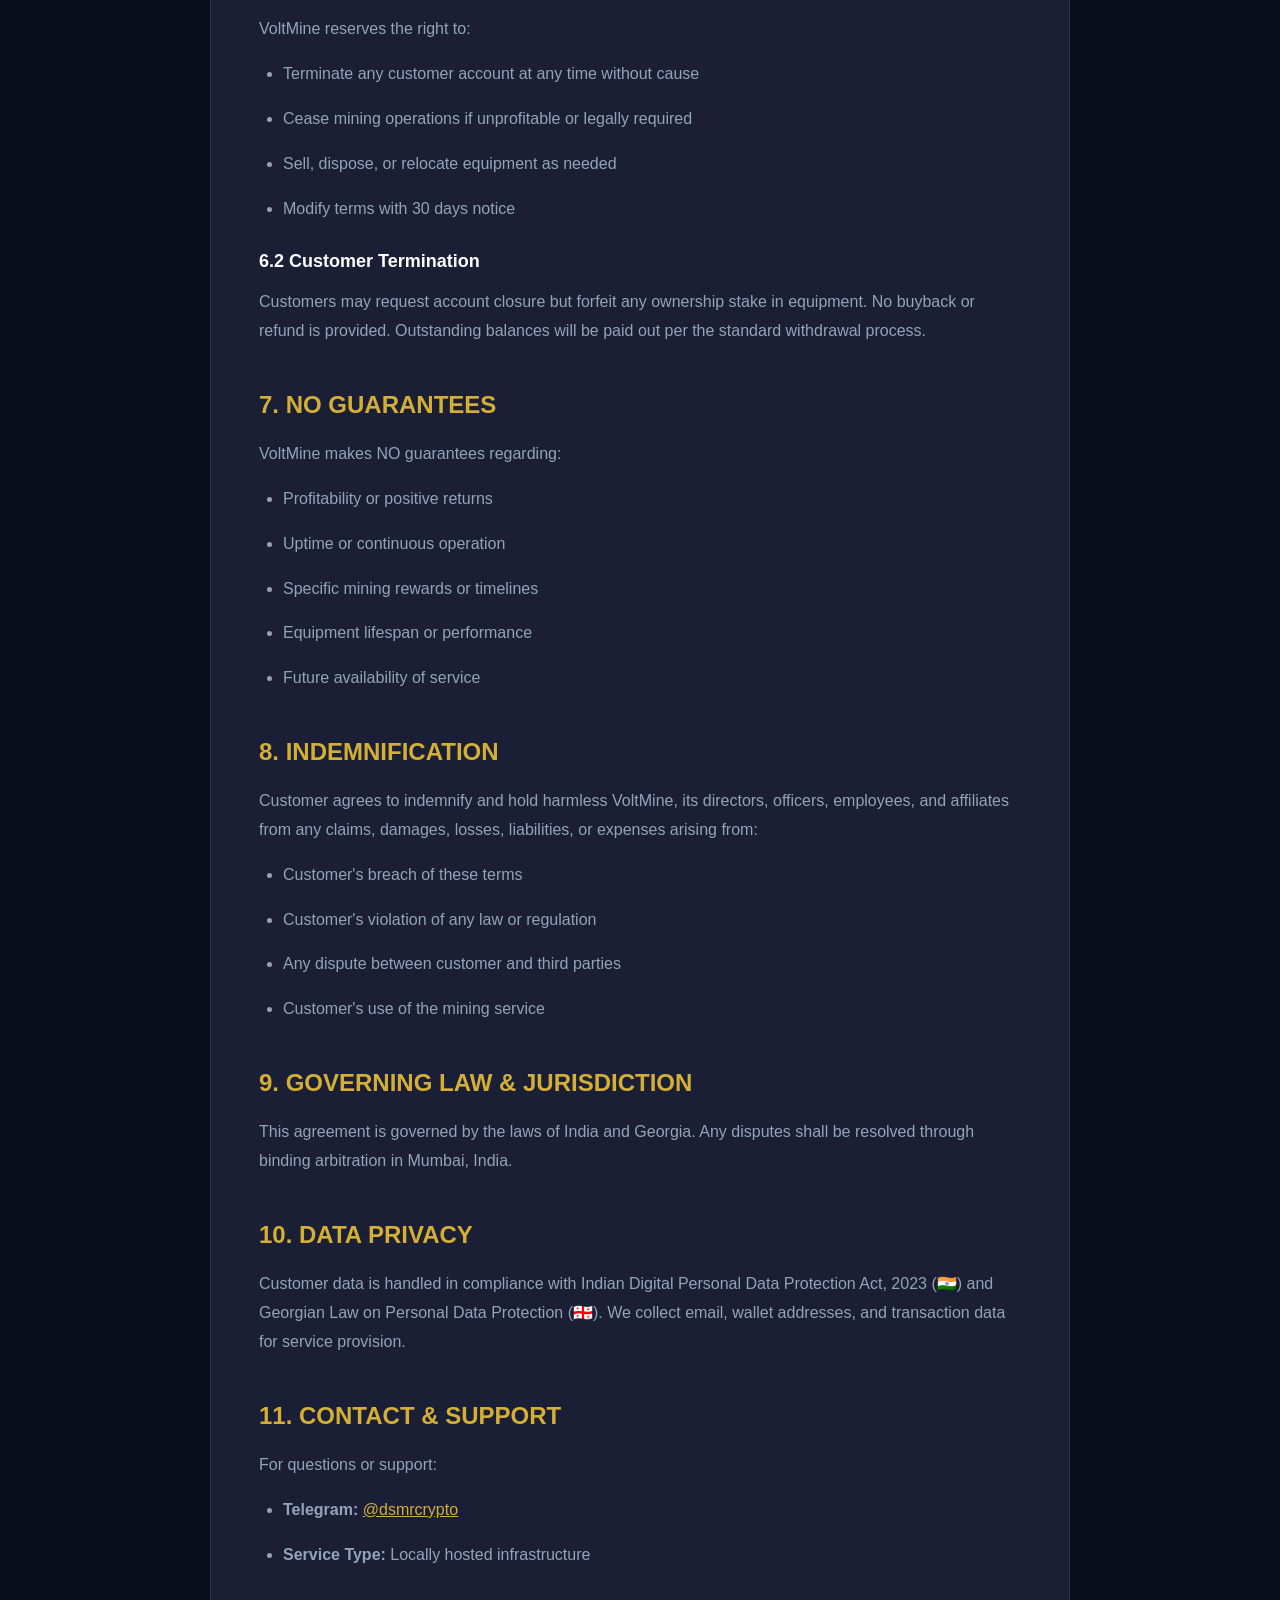
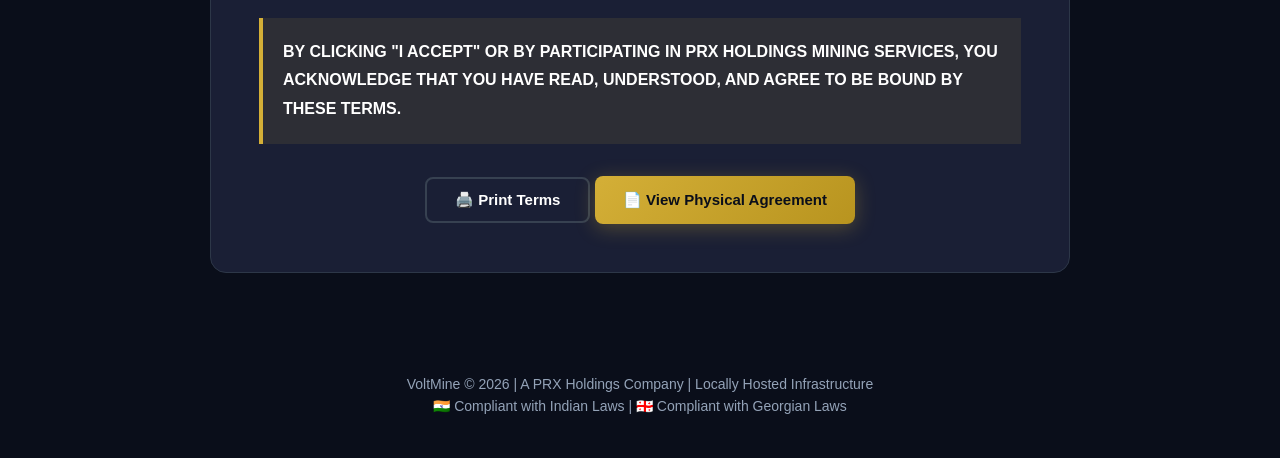
<file: terms.html>
<!DOCTYPE html>
<html lang="en">
<head>
    <meta charset="UTF-8">
    <meta name="viewport" content="width=device-width, initial-scale=1.0">
    <title>Terms of Service - VoltMine</title>
    <link rel="stylesheet" href="css/dark-style.css">
    <style>
        .terms-container {
            max-width: 900px;
            margin: 0 auto;
            padding: 60px 20px;
        }
        .terms-header {
            text-align: center;
            margin-bottom: 48px;
        }
        .terms-content {
            background: var(--bg-card);
            border: 1px solid var(--border);
            border-radius: 16px;
            padding: 48px;
        }
        .terms-content h2 {
            color: var(--accent-gold);
            font-size: 24px;
            margin-top: 40px;
            margin-bottom: 16px;
        }
        .terms-content h2:first-child {
            margin-top: 0;
        }
        .terms-content h3 {
            font-size: 18px;
            margin-top: 24px;
            margin-bottom: 12px;
        }
        .terms-content p, .terms-content li {
            color: var(--text-secondary);
            line-height: 1.8;
            margin-bottom: 16px;
        }
        .terms-content ul {
            margin-left: 24px;
        }
        .highlight-box {
            background: rgba(212, 175, 55, 0.1);
            border-left: 4px solid var(--accent-gold);
            padding: 20px;
            margin: 24px 0;
        }
        .highlight-box p {
            margin: 0;
            color: var(--text-primary);
            font-weight: 600;
        }
        .print-btn {
            margin-top: 32px;
            text-align: center;
        }
    </style>
</head>
<body>
    <nav class="navbar">
        <div class="container">
            <div class="nav-brand">
                <img src="voltmine-logo-light.svg" alt="VoltMine" class="logo">
            </div>
            <div class="nav-links">
                <a href="index.html">Home</a>
                <a href="login.html">Login</a>
            </div>
        </div>
    </nav>

    <div class="terms-container">
        <div class="terms-header">
            <h1>Terms of Service & Co-Ownership Agreement</h1>
            <p style="color: var(--text-secondary);">Last Updated: June 10, 2026</p>
        </div>

        <div class="terms-content">
            <div class="highlight-box">
                <p>⚠️ IMPORTANT: By purchasing mining hardware through VoltMine, you agree to a CO-OWNERSHIP MODEL where VoltMine (VoltMine) retains 49% ownership of all mining equipment. You must read and accept these terms before participation.</p>
            </div>

            <h2>1. CO-OWNERSHIP STRUCTURE</h2>
            <h3>1.1 Ownership Split</h3>
            <p>All mining hardware purchased through VoltMine operates under a co-ownership model:</p>
            <ul>
                <li><strong>Customer Ownership:</strong> 51% beneficial ownership of mining rewards</li>
                <li><strong>VoltMine Ownership:</strong> 49% ownership stake in physical hardware and infrastructure</li>
                <li>Customer does NOT own the physical hardware outright and cannot take possession of equipment</li>
                <li>VoltMine retains full custody, control, and physical possession of all mining equipment</li>
            </ul>

            <h3>1.2 Purchase Price Discount</h3>
            <p>Customers receive discounted pricing (up to 80% of market value) in exchange for the co-ownership structure. This discount reflects the shared ownership model and VoltMine' retained interest in the equipment.</p>

            <h2>2. LIMITATION OF LIABILITY</h2>
            <div class="highlight-box">
                <p>PRX HOLDINGS, ITS DIRECTORS, EMPLOYEES, AND AFFILIATES SHALL NOT BE HELD LIABLE FOR:</p>
            </div>
            <ul>
                <li><strong>Mining Losses:</strong> Cryptocurrency mining is speculative. No guarantees are made regarding profitability or returns.</li>
                <li><strong>Hardware Failure:</strong> Mining equipment may malfunction, degrade, or fail. VoltMine is not liable for equipment downtime or replacement costs.</li>
                <li><strong>Electricity Costs:</strong> Actual electricity costs are deducted from mining rewards. Costs may vary based on market rates and consumption.</li>
                <li><strong>Cryptocurrency Volatility:</strong> Bitcoin and cryptocurrency values fluctuate. VoltMine is not responsible for market losses.</li>
                <li><strong>Network Difficulty:</strong> Bitcoin mining difficulty changes may reduce profitability. No returns are guaranteed.</li>
                <li><strong>Regulatory Changes:</strong> Changes in Indian (🇮🇳), Georgian (🇬🇪), or international law may affect operations.</li>
                <li><strong>Force Majeure:</strong> Natural disasters, power outages, internet disruptions, government seizures, or other events beyond our control.</li>
                <li><strong>Service Interruption:</strong> Mining operations may be suspended for maintenance, upgrades, or unforeseen circumstances.</li>
            </ul>

            <h2>3. EARNINGS & DEDUCTIONS</h2>
            <h3>3.1 Mining Rewards</h3>
            <p>Mining rewards are calculated based on actual Bitcoin mined by your co-owned equipment, proportional to your 51% beneficial ownership stake.</p>

            <h3>3.2 Mandatory Deductions</h3>
            <p>The following costs are deducted from gross mining rewards BEFORE distribution:</p>
            <ul>
                <li><strong>Electricity:</strong> Actual consumption costs at prevailing rates</li>
                <li><strong>Maintenance Fee:</strong> Up to 15% of gross rewards for facility operations, cooling, monitoring, and repairs</li>
                <li><strong>Network Fees:</strong> Bitcoin transaction fees for payouts</li>
                <li><strong>Infrastructure Costs:</strong> Pool fees, network connectivity, security</li>
            </ul>

            <h3>3.3 VoltMine' 49% Share</h3>
            <p>VoltMine receives its proportional 49% share of net mining rewards (after deductions) as the co-owner of the physical equipment.</p>

            <h2>4. RISK ACKNOWLEDGMENT</h2>
            <p>By participating, you acknowledge and accept the following risks:</p>
            <ul>
                <li>You may lose your entire investment</li>
                <li>Mining may generate negative returns after electricity and maintenance costs</li>
                <li>Equipment may become obsolete or unprofitable to operate</li>
                <li>VoltMine may suspend or terminate mining operations at any time</li>
                <li>Withdrawals may be delayed or restricted based on operational requirements</li>
                <li>No refunds will be issued for co-ownership purchases</li>
            </ul>

            <h2>5. CUSTOMER OBLIGATIONS</h2>
            <ul>
                <li>Provide accurate information during registration</li>
                <li>Maintain a valid Bitcoin wallet address for payouts</li>
                <li>Comply with all applicable laws in your jurisdiction</li>
                <li>Not attempt to access, tamper with, or physically retrieve equipment</li>
                <li>Accept that all operational decisions are at VoltMine' sole discretion</li>
            </ul>

            <h2>6. TERMINATION RIGHTS</h2>
            <h3>6.1 VoltMine' Rights</h3>
            <p>VoltMine reserves the right to:</p>
            <ul>
                <li>Terminate any customer account at any time without cause</li>
                <li>Cease mining operations if unprofitable or legally required</li>
                <li>Sell, dispose, or relocate equipment as needed</li>
                <li>Modify terms with 30 days notice</li>
            </ul>

            <h3>6.2 Customer Termination</h3>
            <p>Customers may request account closure but forfeit any ownership stake in equipment. No buyback or refund is provided. Outstanding balances will be paid out per the standard withdrawal process.</p>

            <h2>7. NO GUARANTEES</h2>
            <p>VoltMine makes NO guarantees regarding:</p>
            <ul>
                <li>Profitability or positive returns</li>
                <li>Uptime or continuous operation</li>
                <li>Specific mining rewards or timelines</li>
                <li>Equipment lifespan or performance</li>
                <li>Future availability of service</li>
            </ul>

            <h2>8. INDEMNIFICATION</h2>
            <p>Customer agrees to indemnify and hold harmless VoltMine, its directors, officers, employees, and affiliates from any claims, damages, losses, liabilities, or expenses arising from:</p>
            <ul>
                <li>Customer's breach of these terms</li>
                <li>Customer's violation of any law or regulation</li>
                <li>Any dispute between customer and third parties</li>
                <li>Customer's use of the mining service</li>
            </ul>

            <h2>9. GOVERNING LAW & JURISDICTION</h2>
            <p>This agreement is governed by the laws of India and Georgia. Any disputes shall be resolved through binding arbitration in Mumbai, India.</p>

            <h2>10. DATA PRIVACY</h2>
            <p>Customer data is handled in compliance with Indian Digital Personal Data Protection Act, 2023 (🇮🇳) and Georgian Law on Personal Data Protection (🇬🇪). We collect email, wallet addresses, and transaction data for service provision.</p>

            <h2>11. CONTACT & SUPPORT</h2>
            <p>For questions or support:</p>
            <ul>
                <li><strong>Telegram:</strong> <a href="https://t.me/dsmrcrypto" style="color: var(--accent-gold);">@dsmrcrypto</a></li>
                <li><strong>Service Type:</strong> Locally hosted infrastructure</li>
            </ul>

            <div class="highlight-box" style="margin-top: 48px;">
                <p>BY CLICKING "I ACCEPT" OR BY PARTICIPATING IN PRX HOLDINGS MINING SERVICES, YOU ACKNOWLEDGE THAT YOU HAVE READ, UNDERSTOOD, AND AGREE TO BE BOUND BY THESE TERMS.</p>
            </div>

            <div class="print-btn">
                <button class="btn-outline" onclick="window.print()">🖨️ Print Terms</button>
                <a href="contract.html" class="btn-primary">📄 View Physical Agreement</a>
            </div>
        </div>
    </div>

    <footer style="text-align: center; padding: 40px 20px; color: var(--text-secondary); font-size: 14px;">
        <p>VoltMine © 2026 | A PRX Holdings Company | Locally Hosted Infrastructure</p>
        <p>🇮🇳 Compliant with Indian Laws | 🇬🇪 Compliant with Georgian Laws</p>
    </footer>
</body>
</html>
</file>
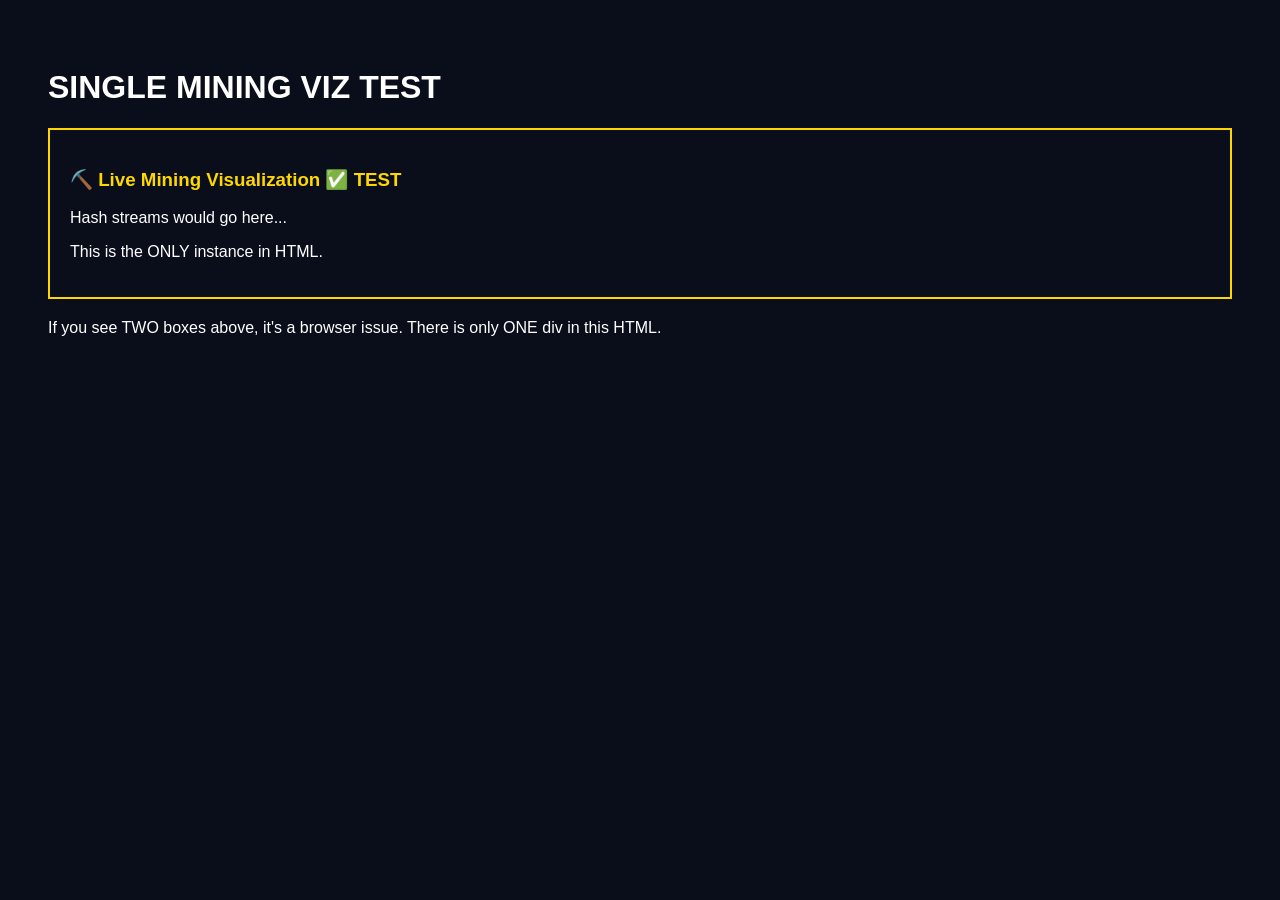
<file: test-no-js.html>
<!DOCTYPE html>
<html>
<head>
<title>TEST - No JS</title>
<style>
body { background: #0a0e1a; color: white; font-family: Arial; padding: 40px; }
.box { border: 2px solid gold; padding: 20px; margin: 20px 0; }
h3 { color: gold; }
</style>
</head>
<body>
<h1>SINGLE MINING VIZ TEST</h1>

<div class="box">
<h3>⛏️ Live Mining Visualization ✅ TEST</h3>
<p>Hash streams would go here...</p>
<p>This is the ONLY instance in HTML.</p>
</div>

<p>If you see TWO boxes above, it's a browser issue. There is only ONE div in this HTML.</p>
</body>
</html>
</file>
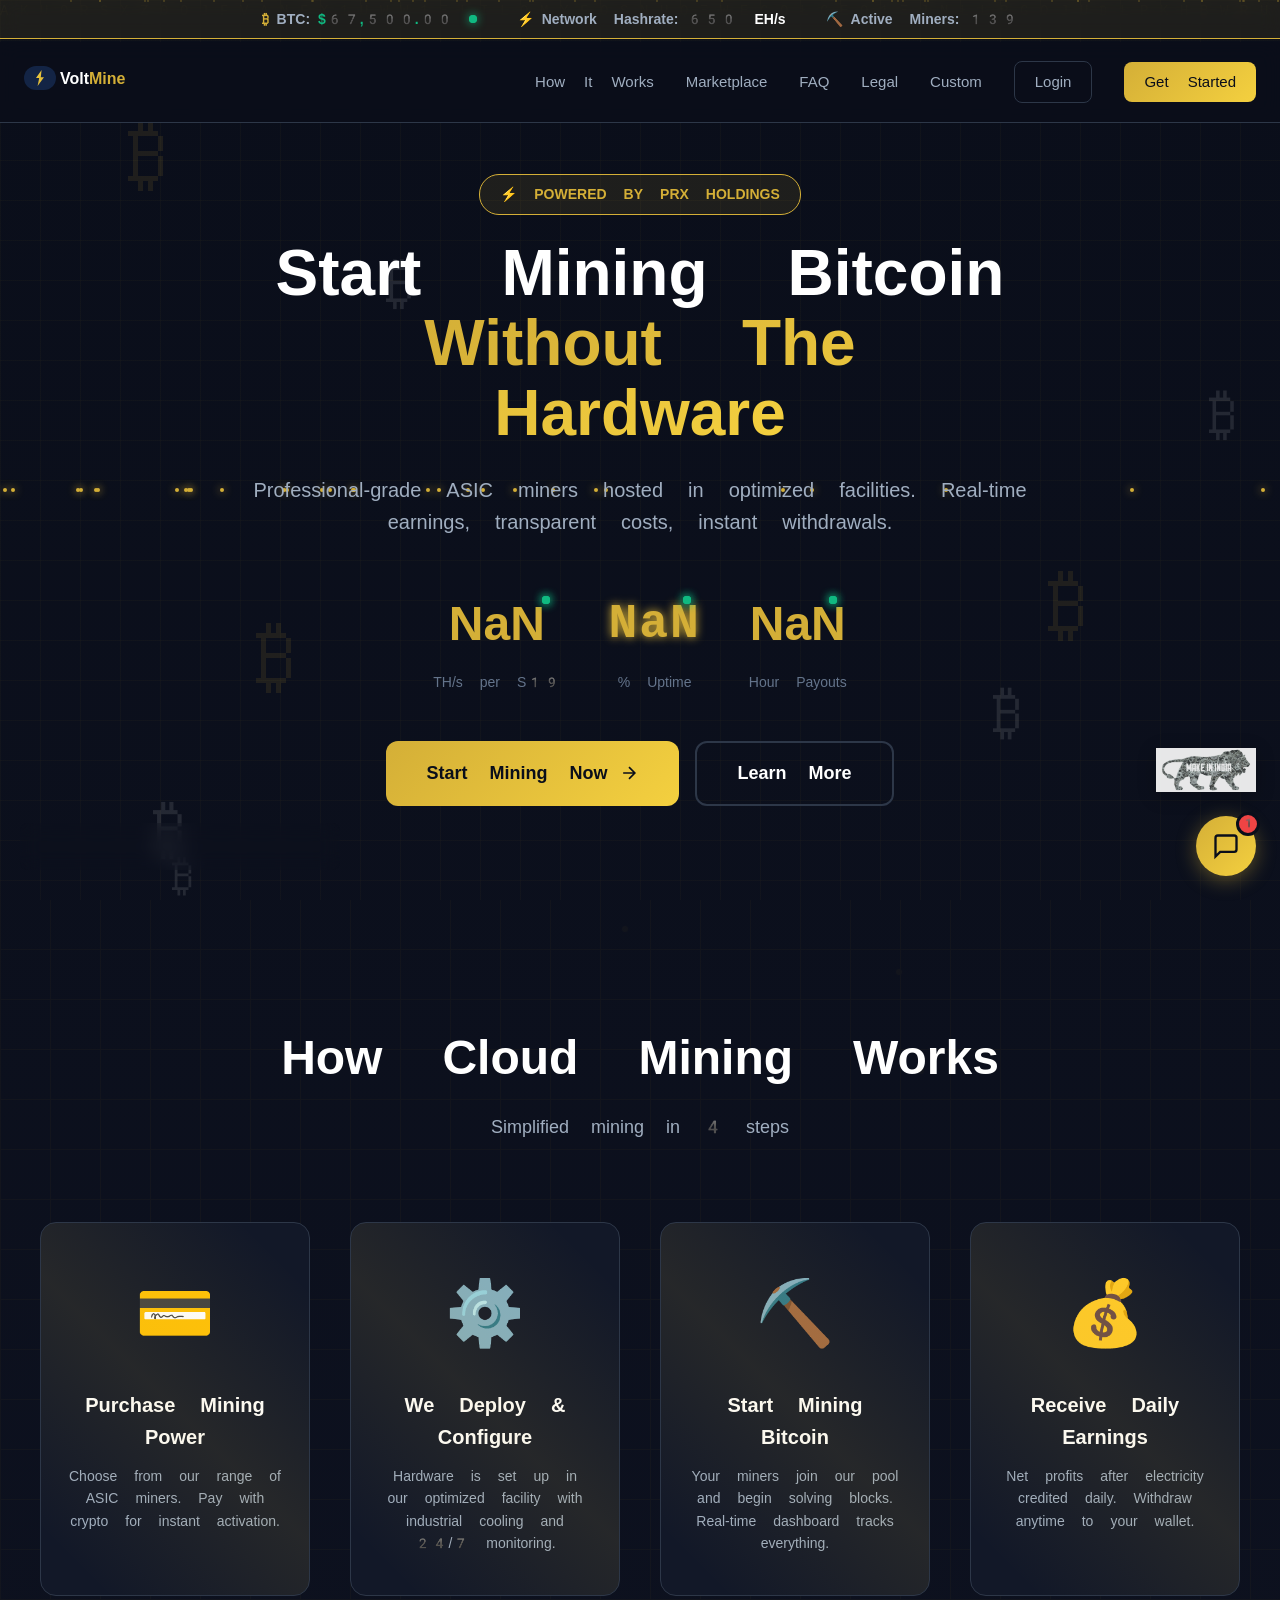
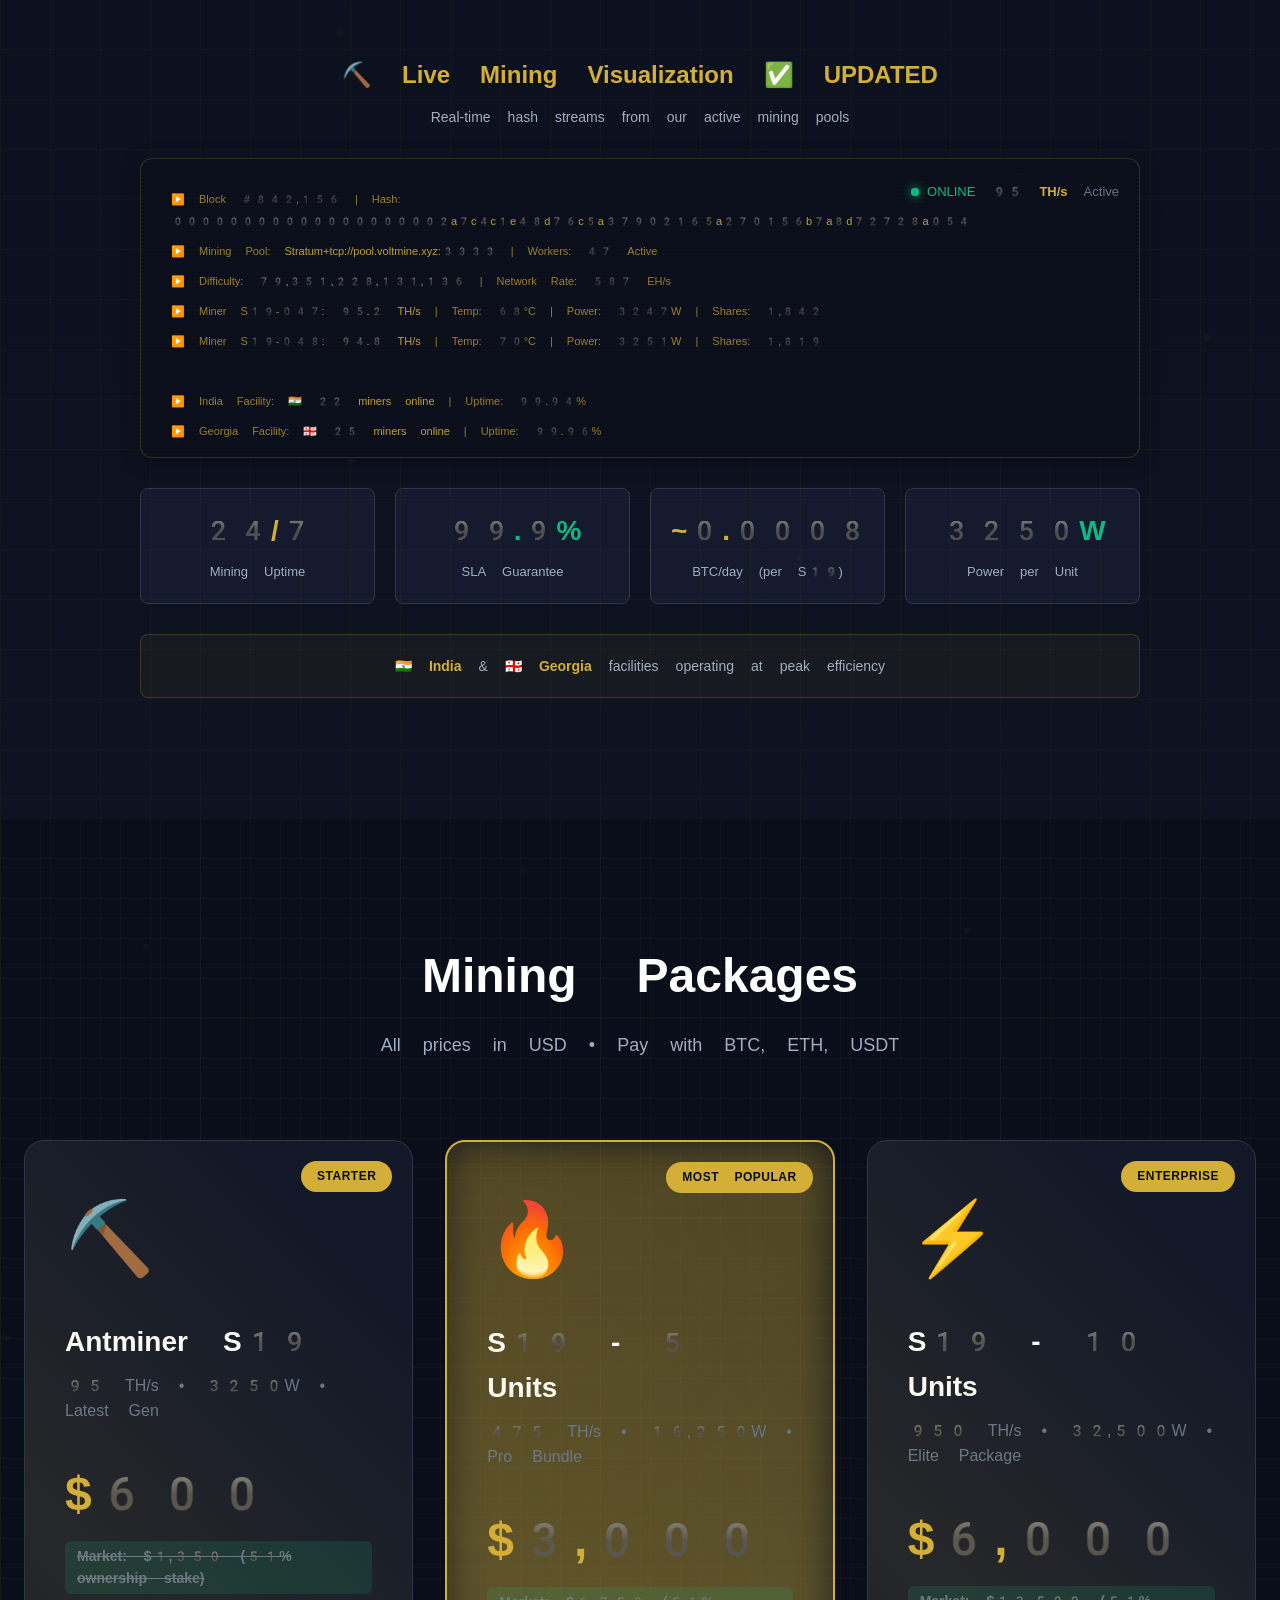
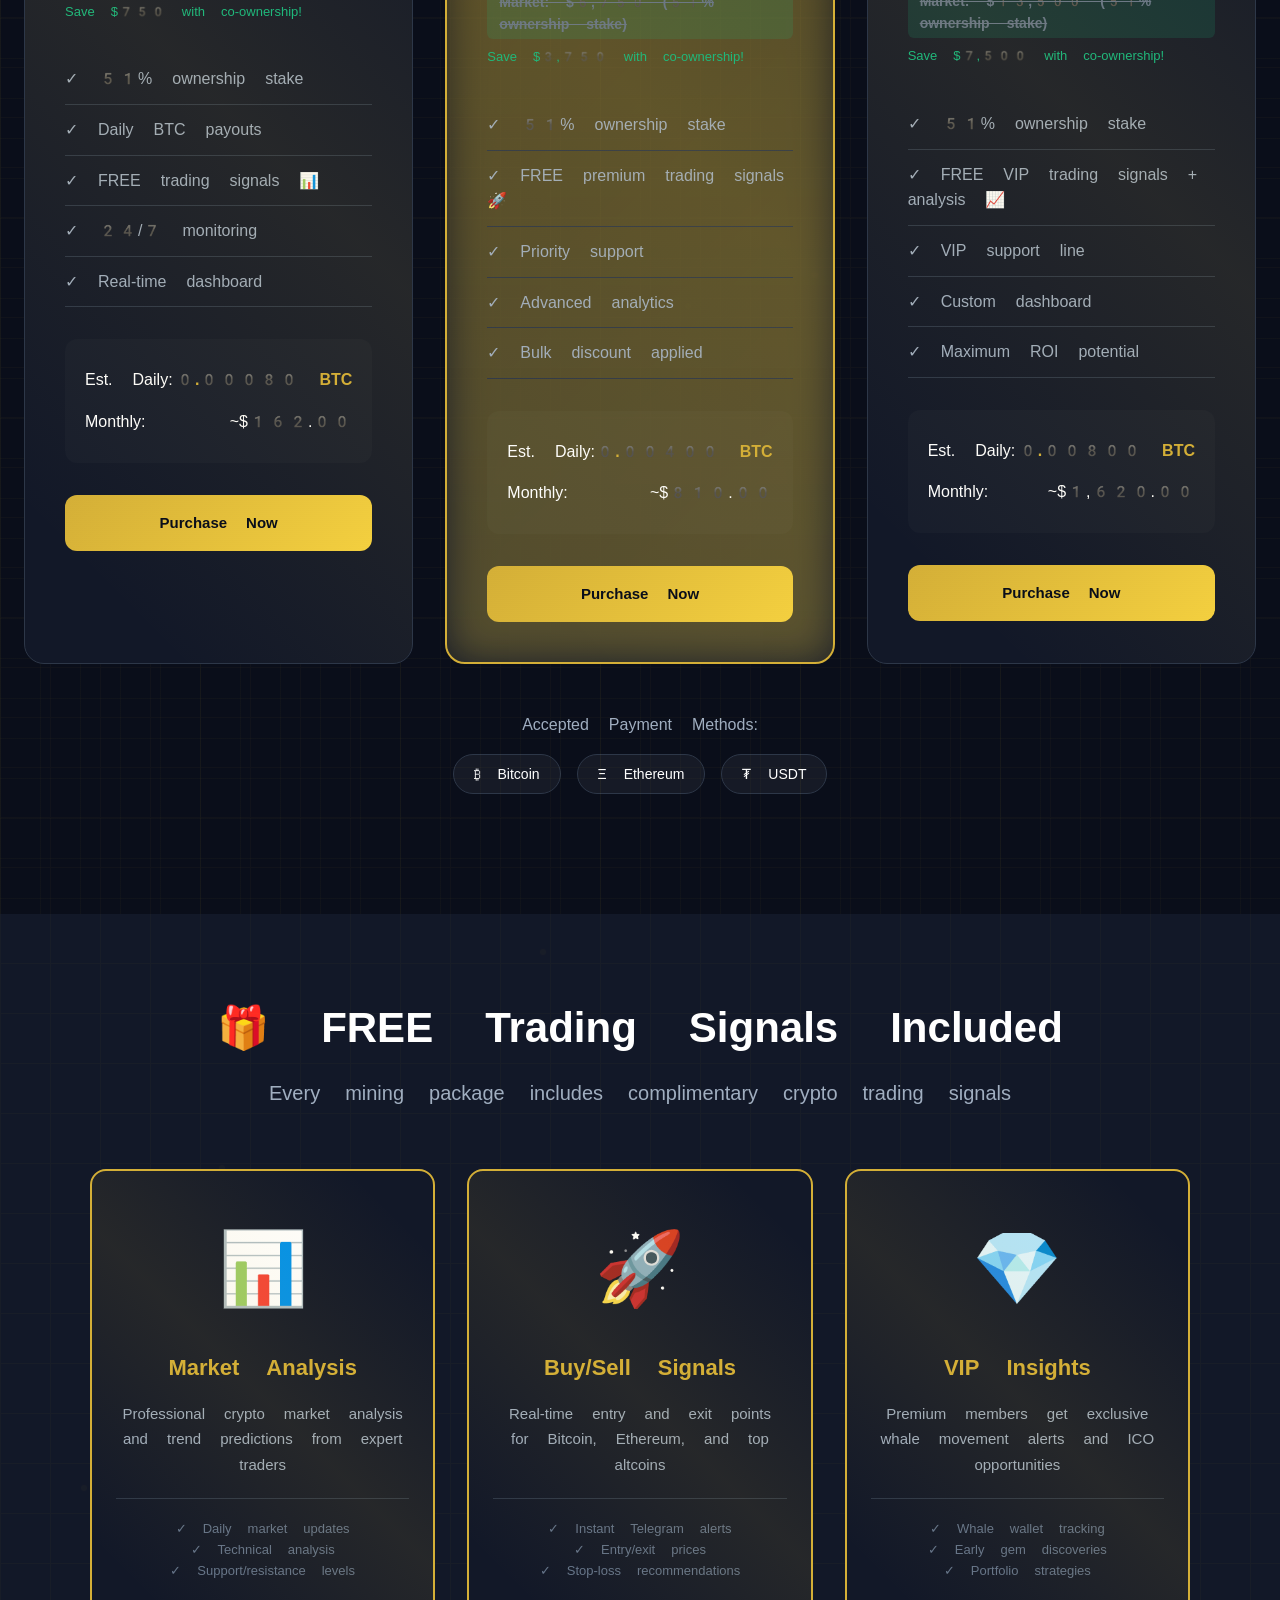
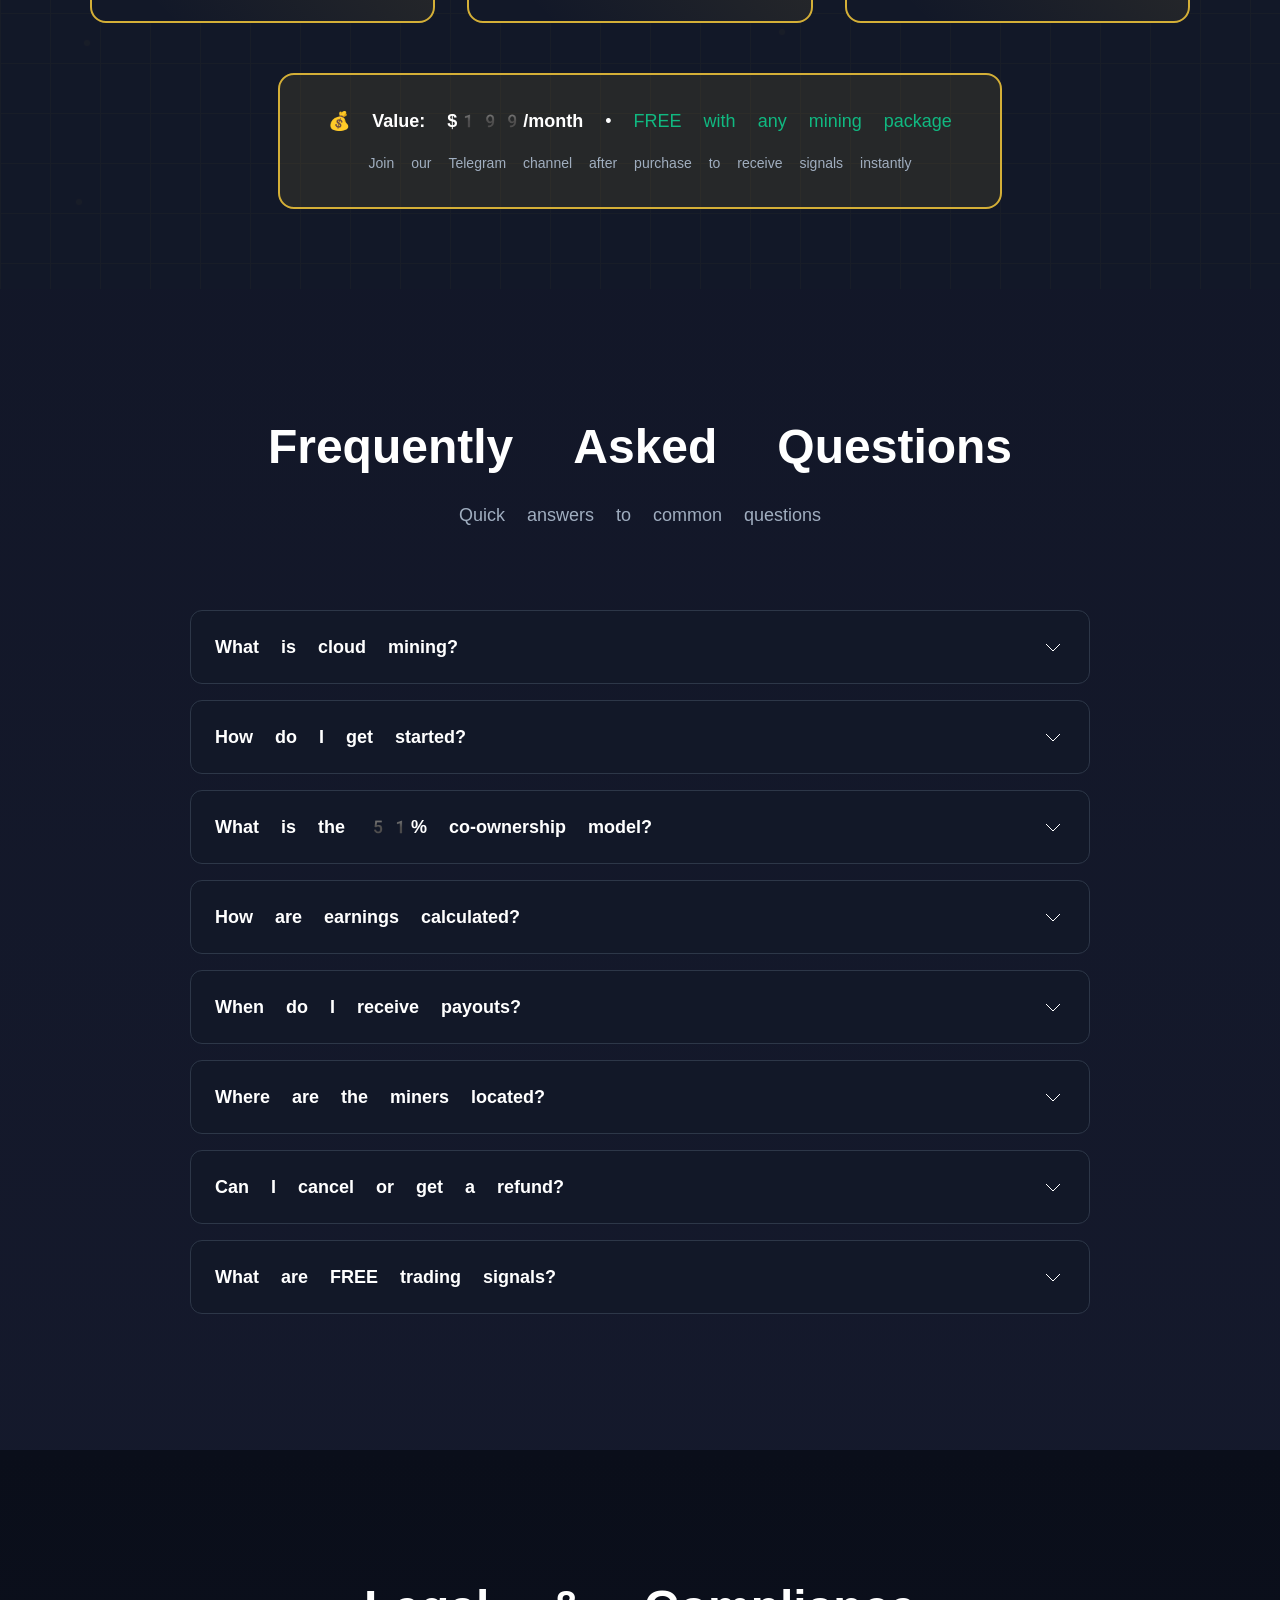
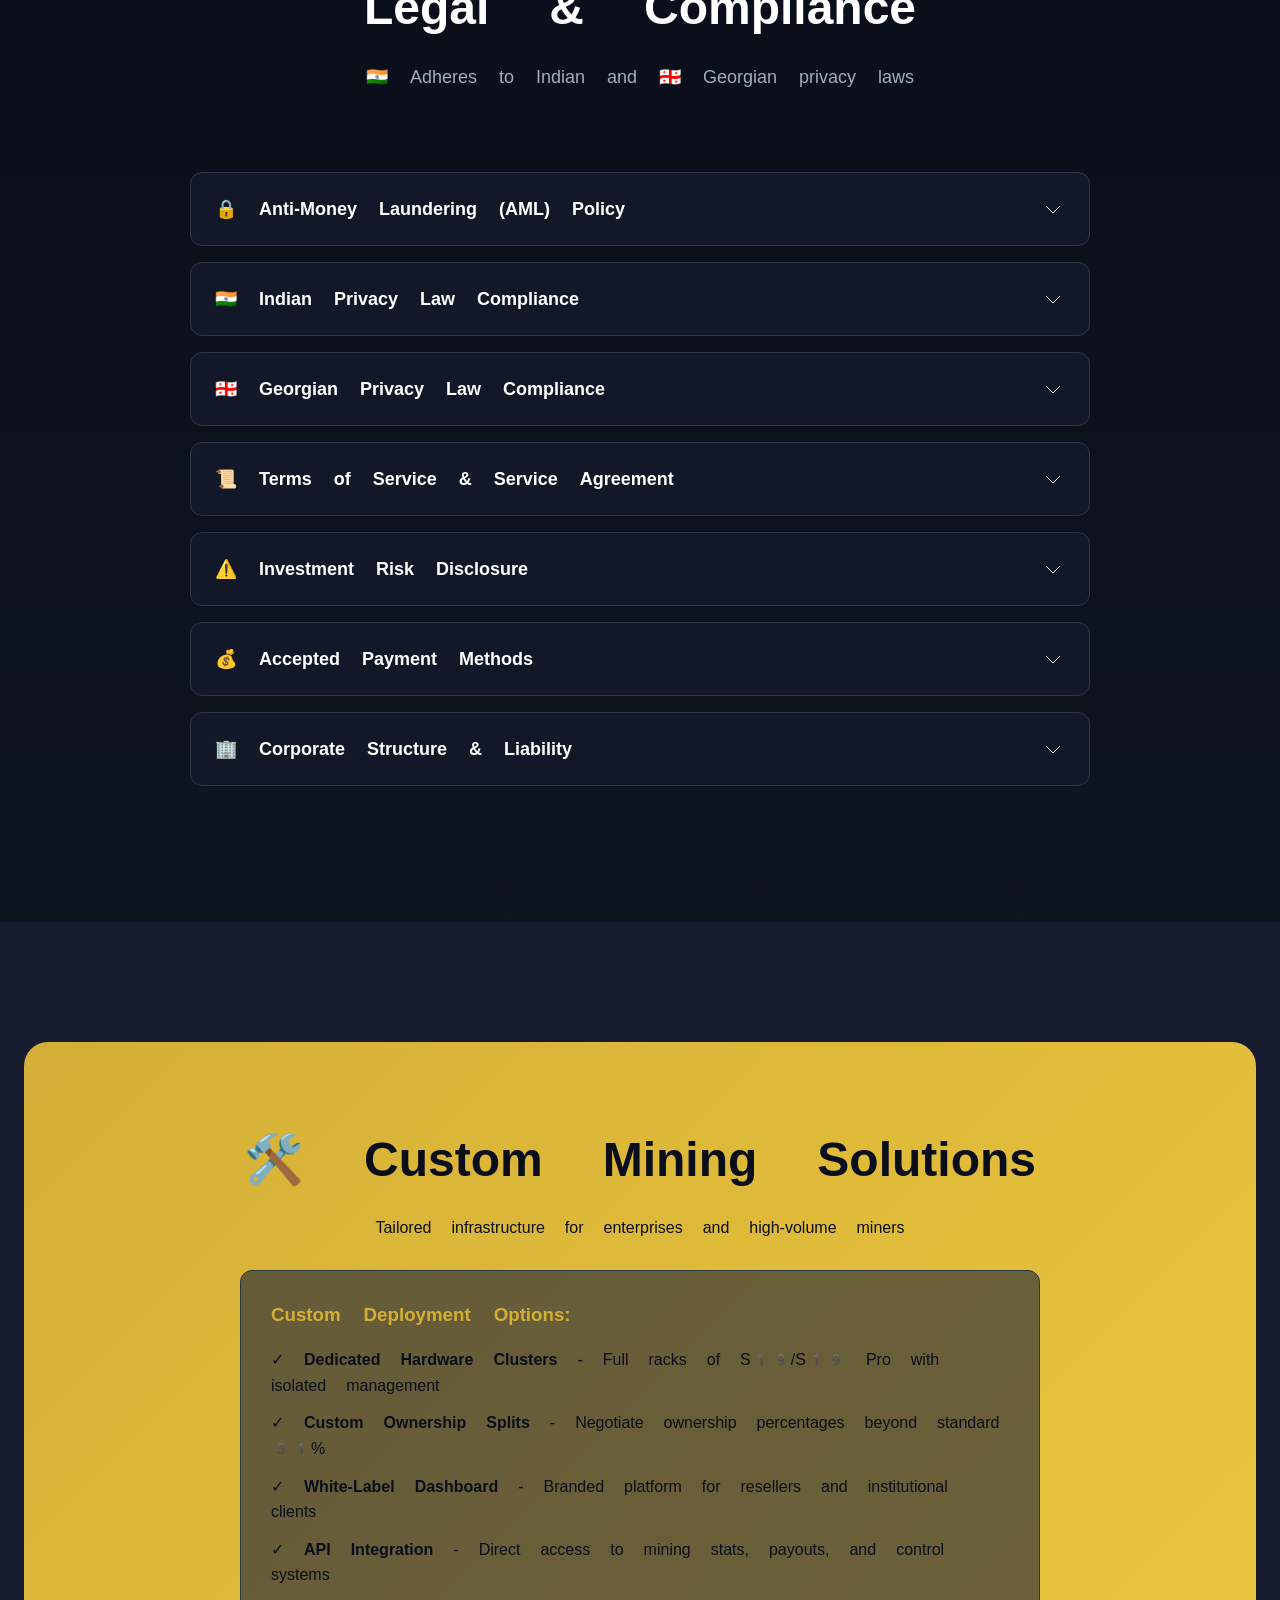
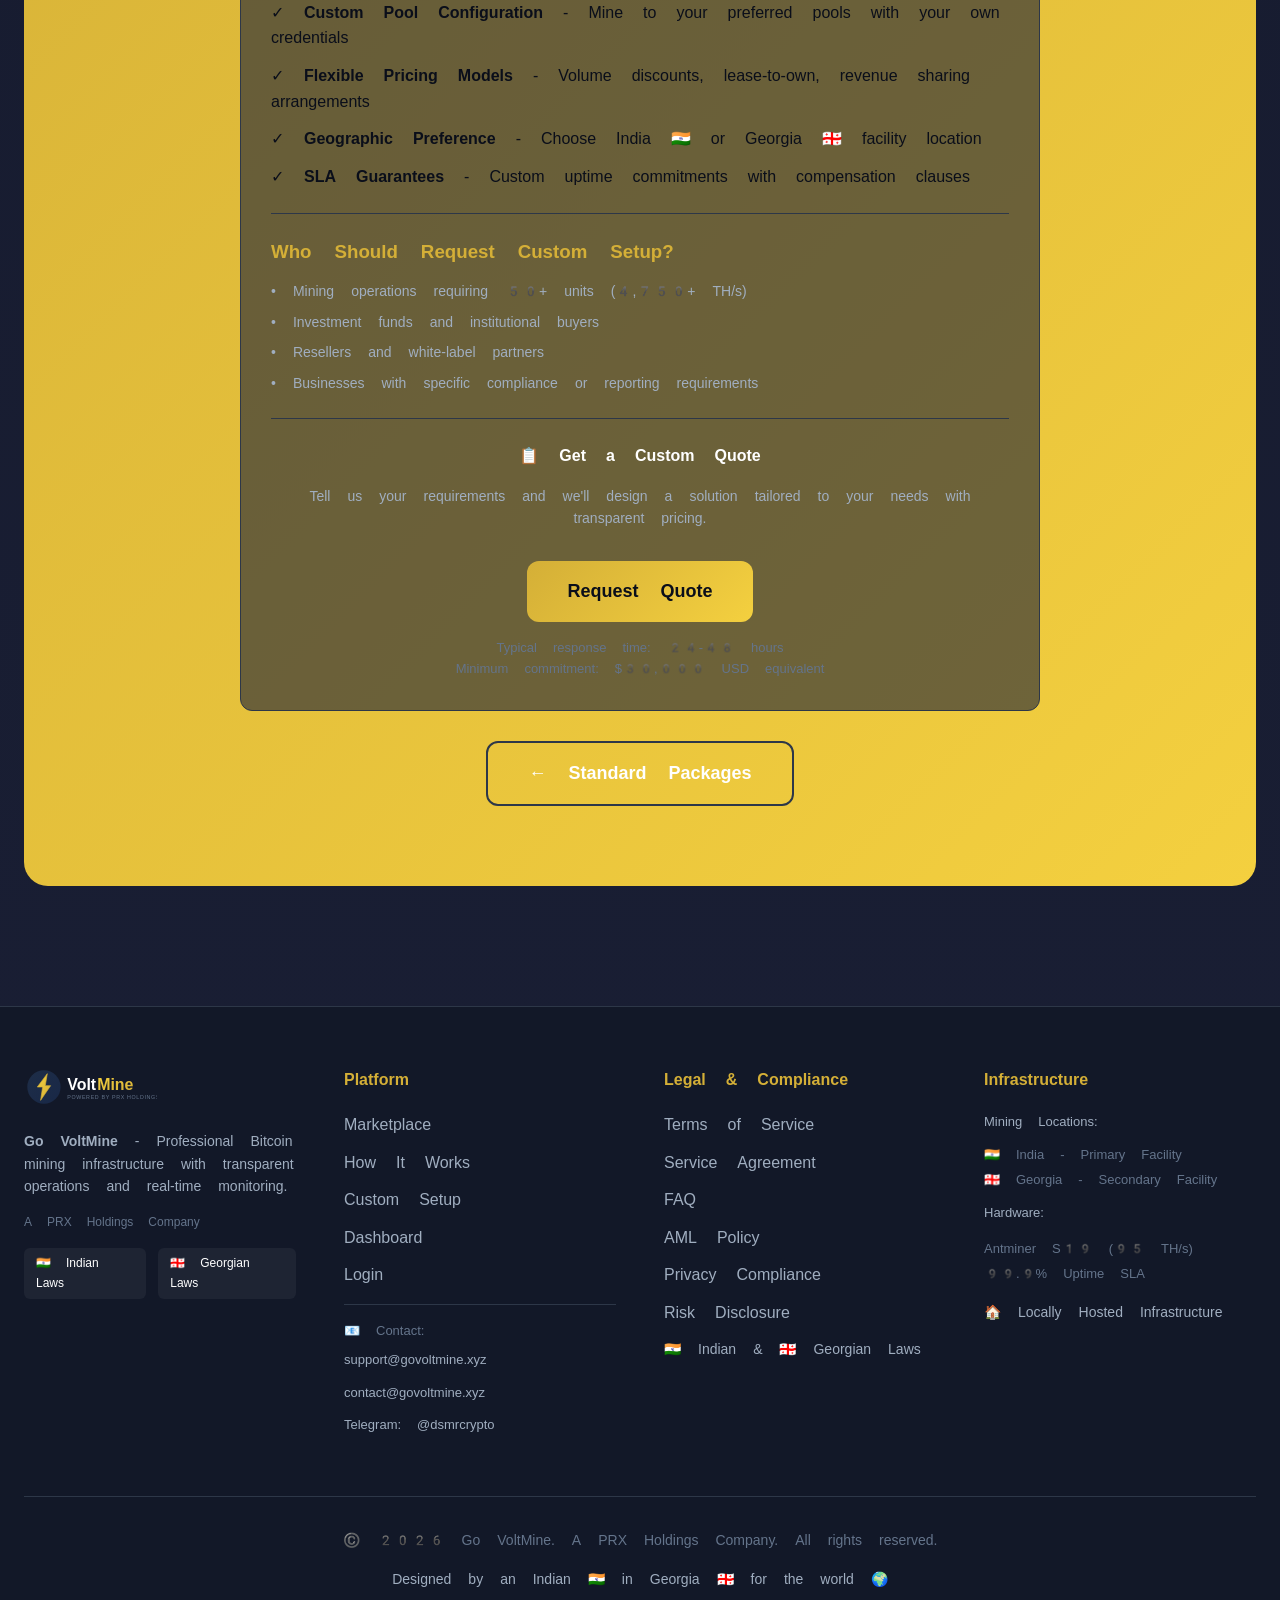
<file: voltmine-fresh.html>
<!DOCTYPE html>
<html lang="en">
<head>
    <meta charset="UTF-8">
    <meta name="viewport" content="width=device-width, initial-scale=1.0">
    <meta http-equiv="Cache-Control" content="no-cache, no-store, must-revalidate">
    <meta http-equiv="Pragma" content="no-cache">
    <meta http-equiv="Expires" content="0">
    <title>Go VoltMine - Professional Bitcoin Cloud Mining | Powered by PRX Holdings [v2.0]</title>
    <meta name="description" content="Professional Bitcoin cloud mining with real hardware. 51% ownership, daily payouts, transparent costs. Start mining without buying equipment.">
    <meta name="keywords" content="bitcoin mining, cloud mining, cryptocurrency, ASIC miners, bitcoin earnings">
    <link rel="icon" type="image/svg+xml" href="favicon.svg">
    <link rel="stylesheet" href="css/dark-style.css">
    <link rel="stylesheet" href="css/animations.css">
    <link rel="stylesheet" href="css/cyber-effects.css">
    <link rel="stylesheet" href="css/logo-animation.css">
    <link rel="stylesheet" href="css/chatbot.css">
    <link rel="stylesheet" href="css/emoji-fix.css">
    <link rel="stylesheet" href="css/mining-viz.css">
</head>
<body>
    <!-- Centered Logo Intro -->
    <div class="logo-intro">
        <img src="voltmine-logo-light.svg" alt="Go VoltMine">
    </div>
    <!-- Navigation -->
    <nav class="navbar-modern">
        <div class="container">
            <div class="nav-brand">
                <img src="voltmine-logo-light.svg" alt="Go VoltMine" class="logo">
            </div>
            <div class="nav-links">
                <a href="#how-it-works">How It Works</a>
                <a href="#marketplace">Marketplace</a>
                <a href="#faq">FAQ</a>
                <a href="#legal">Legal</a>
                <a href="#custom">Custom</a>
                <a href="login.html" class="btn-nav">Login</a>
                <a href="login.html" class="btn-primary-nav">Get Started</a>
            </div>
        </div>
    </nav>

    <!-- Hero Section with Floating Bitcoin -->
    <section class="hero-modern">
        <div class="bitcoin-animation">
            <div class="bitcoin-float bitcoin-1">₿</div>
            <div class="bitcoin-float bitcoin-2">₿</div>
            <div class="bitcoin-float bitcoin-3">₿</div>
        </div>
        <div class="particles-container" id="particles"></div>

        <div class="container">
            <div class="hero-content-modern">
                <span class="badge-animated">⚡ POWERED BY PRX HOLDINGS</span>
                <h1 class="hero-title-animated">
                    Start Mining Bitcoin<br>
                    <span class="gradient-text">Without The Hardware</span>
                </h1>
                <p class="hero-subtitle-modern">
                    Professional-grade ASIC miners hosted in optimized facilities.
                    Real-time earnings, transparent costs, instant withdrawals.
                </p>

                <div class="hero-stats-animated">
                    <div class="stat-animated">
                        <div class="stat-number glitch" data-count="95">0</div>
                        <div class="stat-label">TH/s per S19</div>
                    </div>
                    <div class="stat-animated">
                        <div class="stat-number digital-counter" data-count="99.9">0</div>
                        <div class="stat-label">% Uptime</div>
                    </div>
                    <div class="stat-animated">
                        <div class="stat-number" data-count="24">0</div>
                        <div class="stat-label">Hour Payouts</div>
                    </div>
                </div>

                <div class="hero-cta-modern">
                    <a href="#marketplace" class="btn-primary-large">
                        <span>Start Mining Now</span>
                        <svg width="20" height="20" viewBox="0 0 24 24" fill="none" stroke="currentColor" stroke-width="2">
                            <path d="M5 12h14M12 5l7 7-7 7"/>
                        </svg>
                    </a>
                    <a href="#how-it-works" class="btn-outline-large">
                        <span>Learn More</span>
                    </a>
                </div>
            </div>
        </div>
    </section>

    <!-- Animated Flow Diagram -->
    <section class="flow-section">
        <div class="container">
            <h2 class="section-title-animated">How Cloud Mining Works</h2>
            <p class="section-subtitle">Simplified mining in 4 steps</p>

            <div class="flow-diagram">
                <div class="flow-step" data-step="1">
                    <div class="flow-icon">💳</div>
                    <h3>Purchase Mining Power</h3>
                    <p>Choose from our range of ASIC miners. Pay with crypto for instant activation.</p>
                    <div class="flow-connector"></div>
                </div>

                <div class="flow-step" data-step="2">
                    <div class="flow-icon">⚙️</div>
                    <h3>We Deploy & Configure</h3>
                    <p>Hardware is set up in our optimized facility with industrial cooling and 24/7 monitoring.</p>
                    <div class="flow-connector"></div>
                </div>

                <div class="flow-step" data-step="3">
                    <div class="flow-icon">⛏️</div>
                    <h3>Start Mining Bitcoin</h3>
                    <p>Your miners join our pool and begin solving blocks. Real-time dashboard tracks everything.</p>
                    <div class="flow-connector"></div>
                </div>

                <div class="flow-step" data-step="4">
                    <div class="flow-icon">💰</div>
                    <h3>Receive Daily Earnings</h3>
                    <p>Net profits after electricity credited daily. Withdraw anytime to your wallet.</p>
                </div>
            </div>

            <!-- Live Mining Visualization -->
            <div style="max-width: 1000px; margin: 60px auto 0;">
                <h3 style="text-align: center; color: var(--accent-gold); font-size: 24px; margin-bottom: 12px;">⛏️ Live Mining Visualization ✅ UPDATED</h3>
                <p style="text-align: center; color: var(--text-secondary); font-size: 14px; margin-bottom: 30px;">Real-time hash streams from our active mining pools</p>

                <div class="mining-viz" style="background: rgba(10, 14, 26, 0.8); border: 1px solid rgba(212, 175, 55, 0.2); border-radius: 12px; padding: 30px; min-height: 300px; position: relative; overflow: hidden; font-family: 'Courier New', monospace; font-size: 11px; line-height: 2;">
                    <!-- Header -->
                    <div style="position: absolute; top: 20px; right: 20px; display: flex; gap: 16px; align-items: center; z-index: 10;">
                        <div style="display: flex; align-items: center; gap: 8px;">
                            <div class="status-dot" style="width: 8px; height: 8px; background: #10b981; border-radius: 50%; animation: statusPulse 2s ease-in-out infinite;"></div>
                            <span style="color: #10b981; font-size: 13px; font-family: 'Segoe UI', sans-serif;">ONLINE</span>
                        </div>
                        <div style="color: var(--text-muted); font-size: 13px; font-family: 'Segoe UI', sans-serif;">
                            <strong style="color: var(--accent-gold);">95 TH/s</strong> Active
                        </div>
                    </div>

                    <!-- Live Hash Streams -->
                    <div style="color: rgba(212, 175, 55, 0.7);">
                        <div class="hash-line" style="margin-bottom: 8px;">
                            <span style="color: #10b981;">▶</span> Block #842,156 | Hash: <span class="hash-value">00000000000000000002a7c4c1e48d76c5a37902165a270156b7a8d72728a054</span>
                        </div>
                        <div class="hash-line" style="margin-bottom: 8px;">
                            <span style="color: #10b981;">▶</span> Mining Pool: <span class="hash-value">Stratum+tcp://pool.voltmine.xyz:3333</span> | Workers: 47 Active
                        </div>
                        <div class="hash-line" style="margin-bottom: 8px;">
                            <span style="color: #10b981;">▶</span> Difficulty: <span class="hash-value">79,351,228,131,136</span> | Network Rate: 587 EH/s
                        </div>
                        <div class="hash-line" style="margin-bottom: 8px;">
                            <span style="color: #10b981;">▶</span> Miner S19-047: <span class="hash-value">95.2 TH/s</span> | Temp: 68°C | Power: 3247W | Shares: 1,842
                        </div>
                        <div class="hash-line" style="margin-bottom: 8px;">
                            <span style="color: #10b981;">▶</span> Miner S19-048: <span class="hash-value">94.8 TH/s</span> | Temp: 70°C | Power: 3251W | Shares: 1,819
                        </div>
                        <div class="hash-line" style="margin-bottom: 8px;">
                            <span style="color: #f59e0b;">⚡</span> Share Found! <span class="hash-value">Difficulty: 8,192</span> | Accepted by pool
                        </div>
                        <div class="hash-line" style="margin-bottom: 8px;">
                            <span style="color: #10b981;">▶</span> India Facility: <span class="hash-value">🇮🇳 22 miners online</span> | Uptime: 99.94%
                        </div>
                        <div class="hash-line" style="margin-bottom: 8px;">
                            <span style="color: #10b981;">▶</span> Georgia Facility: <span class="hash-value">🇬🇪 25 miners online</span> | Uptime: 99.96%
                        </div>
                        <div class="hash-line" style="margin-bottom: 8px;">
                            <span style="color: #f59e0b;">⚡</span> Share Found! <span class="hash-value">Difficulty: 16,384</span> | Accepted by pool
                        </div>
                        <div class="hash-line" style="margin-bottom: 8px;">
                            <span style="color: #10b981;">▶</span> Payout Queue: <span class="hash-value">0.0847 BTC</span> | Next payout in 6h 23m
                        </div>
                        <div class="hash-line" style="margin-bottom: 8px;">
                            <span style="color: #10b981;">▶</span> Last Block: <span class="hash-value">12 minutes ago</span> | Reward: 3.125 BTC + fees
                        </div>
                        <div class="hash-line" style="margin-bottom: 8px;">
                            <span style="color: #3b82f6;">●</span> System Status: <span class="hash-value">All systems operational</span> | Latency: 12ms
                        </div>
                    </div>
                </div>

                <div style="margin-top: 30px; display: grid; grid-template-columns: repeat(auto-fit, minmax(200px, 1fr)); gap: 20px;">
                    <div style="background: rgba(26, 33, 56, 0.6); border: 1px solid var(--border); border-radius: 8px; padding: 20px; text-align: center;">
                        <div style="font-size: 28px; color: var(--accent-gold); font-weight: 700;">24/7</div>
                        <div style="font-size: 13px; color: var(--text-secondary); margin-top: 8px;">Mining Uptime</div>
                    </div>
                    <div style="background: rgba(26, 33, 56, 0.6); border: 1px solid var(--border); border-radius: 8px; padding: 20px; text-align: center;">
                        <div style="font-size: 28px; color: var(--success); font-weight: 700;">99.9%</div>
                        <div style="font-size: 13px; color: var(--text-secondary); margin-top: 8px;">SLA Guarantee</div>
                    </div>
                    <div style="background: rgba(26, 33, 56, 0.6); border: 1px solid var(--border); border-radius: 8px; padding: 20px; text-align: center;">
                        <div style="font-size: 28px; color: var(--accent-gold); font-weight: 700;">~0.0008</div>
                        <div style="font-size: 13px; color: var(--text-secondary); margin-top: 8px;">BTC/day (per S19)</div>
                    </div>
                    <div style="background: rgba(26, 33, 56, 0.6); border: 1px solid var(--border); border-radius: 8px; padding: 20px; text-align: center;">
                        <div style="font-size: 28px; color: var(--success); font-weight: 700;">3250W</div>
                        <div style="font-size: 13px; color: var(--text-secondary); margin-top: 8px;">Power per Unit</div>
                    </div>
                </div>

                <div style="margin-top: 30px; text-align: center; padding: 20px; background: rgba(212, 175, 55, 0.05); border: 1px solid rgba(212, 175, 55, 0.2); border-radius: 8px;">
                    <p style="color: var(--text-secondary); font-size: 14px; margin: 0;">
                        <strong style="color: var(--accent-gold);">🇮🇳 India</strong> & <strong style="color: var(--accent-gold);">🇬🇪 Georgia</strong> facilities operating at peak efficiency
                    </p>
                </div>
            </div>
        </div>
    </section>

    <!-- Marketplace with hover effects -->
    <section id="marketplace" class="marketplace-modern">
        <div class="container">
            <h2 class="section-title-animated">Mining Packages</h2>
            <p class="section-subtitle">All prices in USD • Pay with BTC, ETH, USDT</p>

            <div class="pricing-grid">
                <!-- Starter Package -->
                <div class="pricing-card" data-plan="starter">
                    <div class="card-badge">STARTER</div>
                    <div class="card-icon-large">⛏️</div>
                    <h3>Antminer S19</h3>
                    <p class="miner-specs">95 TH/s • 3250W • Latest Gen</p>

                    <div class="price-section">
                        <div class="price-main">$600</div>
                        <div class="price-discount">Market: $1,350 (51% ownership stake)</div>
                        <p style="font-size: 13px; color: var(--success); margin-top: 8px;">Save $750 with co-ownership!</p>
                    </div>

                    <ul class="features-list">
                        <li>✓ 51% ownership stake</li>
                        <li>✓ Daily BTC payouts</li>
                        <li>✓ FREE trading signals 📊</li>
                        <li>✓ 24/7 monitoring</li>
                        <li>✓ Real-time dashboard</li>
                    </ul>

                    <div class="earnings-estimate">
                        <div class="estimate-row">
                            <span>Est. Daily:</span>
                            <span class="highlight">0.00080 BTC</span>
                        </div>
                        <div class="estimate-row">
                            <span>Monthly:</span>
                            <span>~$162.00</span>
                        </div>
                    </div>

                    <a href="login.html" class="btn-card neon-btn"><span>Purchase Now</span></a>
                </div>

                <!-- Pro Package -->
                <div class="pricing-card featured" data-plan="pro">
                    <div class="card-badge">MOST POPULAR</div>
                    <div class="featured-glow"></div>
                    <div class="card-icon-large">🔥</div>
                    <h3>S19 - 5 Units</h3>
                    <p class="miner-specs">475 TH/s • 16,250W • Pro Bundle</p>

                    <div class="price-section">
                        <div class="price-main">$3,000</div>
                        <div class="price-discount">Market: $6,750 (51% ownership stake)</div>
                        <p style="font-size: 13px; color: var(--success); margin-top: 8px;">Save $3,750 with co-ownership!</p>
                    </div>

                    <ul class="features-list">
                        <li>✓ 51% ownership stake</li>
                        <li>✓ FREE premium trading signals 🚀</li>
                        <li>✓ Priority support</li>
                        <li>✓ Advanced analytics</li>
                        <li>✓ Bulk discount applied</li>
                    </ul>

                    <div class="earnings-estimate">
                        <div class="estimate-row">
                            <span>Est. Daily:</span>
                            <span class="highlight">0.00400 BTC</span>
                        </div>
                        <div class="estimate-row">
                            <span>Monthly:</span>
                            <span>~$810.00</span>
                        </div>
                    </div>

                    <a href="login.html" class="btn-card btn-featured neon-btn"><span>Purchase Now</span></a>
                </div>

                <!-- Enterprise Package -->
                <div class="pricing-card" data-plan="enterprise">
                    <div class="card-badge">ENTERPRISE</div>
                    <div class="card-icon-large">⚡</div>
                    <h3>S19 - 10 Units</h3>
                    <p class="miner-specs">950 TH/s • 32,500W • Elite Package</p>

                    <div class="price-section">
                        <div class="price-main">$6,000</div>
                        <div class="price-discount">Market: $13,500 (51% ownership stake)</div>
                        <p style="font-size: 13px; color: var(--success); margin-top: 8px;">Save $7,500 with co-ownership!</p>
                    </div>

                    <ul class="features-list">
                        <li>✓ 51% ownership stake</li>
                        <li>✓ FREE VIP trading signals + analysis 📈</li>
                        <li>✓ VIP support line</li>
                        <li>✓ Custom dashboard</li>
                        <li>✓ Maximum ROI potential</li>
                    </ul>

                    <div class="earnings-estimate">
                        <div class="estimate-row">
                            <span>Est. Daily:</span>
                            <span class="highlight">0.00800 BTC</span>
                        </div>
                        <div class="estimate-row">
                            <span>Monthly:</span>
                            <span>~$1,620.00</span>
                        </div>
                    </div>

                    <a href="login.html" class="btn-card neon-btn"><span>Purchase Now</span></a>
                </div>
            </div>

            <div class="payment-methods">
                <p>Accepted Payment Methods:</p>
                <div class="crypto-icons">
                    <span class="crypto-badge">₿ Bitcoin</span>
                    <span class="crypto-badge">Ξ Ethereum</span>
                    <span class="crypto-badge">₮ USDT</span>
                </div>
            </div>
        </div>
    </section>

    <!-- FREE Trading Signals Section -->
    <section class="flow-section" style="background: var(--bg-card); padding: 80px 0;">
        <div class="container">
            <h2 class="section-title-animated" style="font-size: 42px;">
                🎁 FREE Trading Signals Included
            </h2>
            <p class="section-subtitle" style="font-size: 20px; margin-bottom: 60px;">
                Every mining package includes complimentary crypto trading signals
            </p>

            <div class="flow-diagram" style="grid-template-columns: repeat(3, 1fr); gap: 32px; max-width: 1100px;">
                <div class="flow-step holo-card hover-lift" style="border: 2px solid var(--accent-gold); opacity: 1; transform: translateY(0);">
                    <div class="flow-icon" style="font-size: 72px;">📊</div>
                    <h3 style="color: var(--accent-gold); font-size: 22px; margin-bottom: 16px;">Market Analysis</h3>
                    <p style="color: var(--text-secondary); font-size: 15px; line-height: 1.7;">
                        Professional crypto market analysis and trend predictions from expert traders
                    </p>
                    <div style="margin-top: 20px; padding-top: 20px; border-top: 1px solid var(--border); font-size: 13px; color: var(--text-muted);">
                        ✓ Daily market updates<br>
                        ✓ Technical analysis<br>
                        ✓ Support/resistance levels
                    </div>
                </div>

                <div class="flow-step holo-card hover-lift" style="border: 2px solid var(--accent-gold); opacity: 1; transform: translateY(0);">
                    <div class="flow-icon" style="font-size: 72px;">🚀</div>
                    <h3 style="color: var(--accent-gold); font-size: 22px; margin-bottom: 16px;">Buy/Sell Signals</h3>
                    <p style="color: var(--text-secondary); font-size: 15px; line-height: 1.7;">
                        Real-time entry and exit points for Bitcoin, Ethereum, and top altcoins
                    </p>
                    <div style="margin-top: 20px; padding-top: 20px; border-top: 1px solid var(--border); font-size: 13px; color: var(--text-muted);">
                        ✓ Instant Telegram alerts<br>
                        ✓ Entry/exit prices<br>
                        ✓ Stop-loss recommendations
                    </div>
                </div>

                <div class="flow-step holo-card hover-lift" style="border: 2px solid var(--accent-gold); opacity: 1; transform: translateY(0);">
                    <div class="flow-icon" style="font-size: 72px;">💎</div>
                    <h3 style="color: var(--accent-gold); font-size: 22px; margin-bottom: 16px;">VIP Insights</h3>
                    <p style="color: var(--text-secondary); font-size: 15px; line-height: 1.7;">
                        Premium members get exclusive whale movement alerts and ICO opportunities
                    </p>
                    <div style="margin-top: 20px; padding-top: 20px; border-top: 1px solid var(--border); font-size: 13px; color: var(--text-muted);">
                        ✓ Whale wallet tracking<br>
                        ✓ Early gem discoveries<br>
                        ✓ Portfolio strategies
                    </div>
                </div>
            </div>

            <div style="text-align: center; margin-top: 50px;">
                <div style="display: inline-block; background: rgba(212, 175, 55, 0.1); border: 2px solid var(--accent-gold); border-radius: 16px; padding: 32px 48px; max-width: 800px;">
                    <p style="font-size: 18px; color: var(--text-primary); margin-bottom: 16px;">
                        <strong>💰 Value: $199/month</strong> • <span style="color: var(--success);">FREE with any mining package</span>
                    </p>
                    <p style="color: var(--text-secondary); font-size: 14px; margin: 0;">
                        Join our Telegram channel after purchase to receive signals instantly
                    </p>
                </div>
            </div>
        </div>
    </section>

    <!-- FAQ Section -->
    <section id="faq" class="faq-section">
        <div class="container">
            <h2 class="section-title-animated">Frequently Asked Questions</h2>
            <p class="section-subtitle">Quick answers to common questions</p>

            <div class="faq-container">
                <div class="faq-item">
                    <button class="faq-question">
                        <span>What is cloud mining?</span>
                        <svg class="faq-icon" width="24" height="24" viewBox="0 0 24 24" fill="none" stroke="currentColor">
                            <path d="M19 9l-7 7-7-7"/>
                        </svg>
                    </button>
                    <div class="faq-answer">
                        <p>Cloud mining allows you to mine cryptocurrency without owning physical hardware. You purchase mining power from our facility where we host and maintain the equipment. You receive daily payouts based on your 51% ownership stake of the mining rewards minus operational costs (electricity, maintenance).</p>
                    </div>
                </div>

                <div class="faq-item">
                    <button class="faq-question">
                        <span>How do I get started?</span>
                        <svg class="faq-icon" width="24" height="24" viewBox="0 0 24 24" fill="none" stroke="currentColor">
                            <path d="M19 9l-7 7-7-7"/>
                        </svg>
                    </button>
                    <div class="faq-answer">
                        <p><strong>4 Simple Steps:</strong></p>
                        <ol style="margin-left: 20px; margin-top: 8px;">
                            <li>Create an account and complete KYC verification (4 documents required)</li>
                            <li>Choose your mining package (Starter, Pro, or Enterprise)</li>
                            <li>Pay with cryptocurrency (BTC, ETH, or USDT)</li>
                            <li>Start earning Bitcoin daily - tracked in your dashboard</li>
                        </ol>
                        <p style="margin-top: 12px;"><a href="login.html" style="color: var(--accent-gold);">Get Started →</a></p>
                    </div>
                </div>

                <div class="faq-item">
                    <button class="faq-question">
                        <span>What is the 51% co-ownership model?</span>
                        <svg class="faq-icon" width="24" height="24" viewBox="0 0 24 24" fill="none" stroke="currentColor">
                            <path d="M19 9l-7 7-7-7"/>
                        </svg>
                    </button>
                    <div class="faq-answer">
                        <p>You receive <strong>51% beneficial ownership</strong> of mining rewards while Go VoltMine (PRX Holdings) retains 49% ownership of the physical hardware. This co-ownership structure allows us to offer discounted equipment prices (51% of market value) while ensuring sustainable operations.</p>
                        <p style="margin-top: 8px;"><strong>Important:</strong> You cannot take physical possession of the equipment. All hardware remains in our facilities.</p>
                    </div>
                </div>

                <div class="faq-item">
                    <button class="faq-question">
                        <span>How are earnings calculated?</span>
                        <svg class="faq-icon" width="24" height="24" viewBox="0 0 24 24" fill="none" stroke="currentColor">
                            <path d="M19 9l-7 7-7-7"/>
                        </svg>
                    </button>
                    <div class="faq-answer">
                        <p><strong>Formula:</strong></p>
                        <p style="margin-top: 8px;">Daily Earnings = (Your Hashrate ÷ Pool Hashrate) × Block Rewards × 51% - Electricity - Maintenance Fee (up to 15%)</p>
                        <p style="margin-top: 12px;">All calculations are transparent and displayed in your dashboard. BTC is credited daily based on actual mining performance.</p>
                    </div>
                </div>

                <div class="faq-item">
                    <button class="faq-question">
                        <span>When do I receive payouts?</span>
                        <svg class="faq-icon" width="24" height="24" viewBox="0 0 24 24" fill="none" stroke="currentColor">
                            <path d="M19 9l-7 7-7-7"/>
                        </svg>
                    </button>
                    <div class="faq-answer">
                        <p>Mining rewards are credited to your account balance <strong>daily</strong>. You can request withdrawals anytime with a minimum of <strong>0.001 BTC</strong>.</p>
                        <p style="margin-top: 8px;">Withdrawal requests are processed within <strong>24 hours</strong> to your whitelisted Bitcoin address.</p>
                        <p style="margin-top: 8px; color: var(--text-muted); font-size: 13px;">Note: All withdrawal addresses must be pre-verified per AML policy.</p>
                    </div>
                </div>

                <div class="faq-item">
                    <button class="faq-question">
                        <span>Where are the miners located?</span>
                        <svg class="faq-icon" width="24" height="24" viewBox="0 0 24 24" fill="none" stroke="currentColor">
                            <path d="M19 9l-7 7-7-7"/>
                        </svg>
                    </button>
                    <div class="faq-answer">
                        <p>All mining equipment is hosted in our professionally managed facilities:</p>
                        <ul style="margin-top: 8px;">
                            <li>🇮🇳 <strong>India</strong> - Primary facility with optimized cooling</li>
                            <li>🇬🇪 <strong>Georgia</strong> - Secondary facility with low electricity costs</li>
                        </ul>
                        <p style="margin-top: 12px;"><strong>Features:</strong></p>
                        <ul>
                            <li>• Industrial cooling systems</li>
                            <li>• Redundant power supply</li>
                            <li>• 24/7 security monitoring</li>
                            <li>• 99.9% uptime guarantee</li>
                        </ul>
                    </div>
                </div>

                <div class="faq-item">
                    <button class="faq-question">
                        <span>Can I cancel or get a refund?</span>
                        <svg class="faq-icon" width="24" height="24" viewBox="0 0 24 24" fill="none" stroke="currentColor">
                            <path d="M19 9l-7 7-7-7"/>
                        </svg>
                    </button>
                    <div class="faq-answer">
                        <p><strong>No.</strong> All sales are final. You forfeit your ownership stake if you terminate your account. Outstanding balances will be paid out per standard withdrawal process. No equipment buyback or refunds provided.</p>
                        <p style="margin-top: 8px;">See our <a href="terms.html" style="color: var(--accent-gold);">Terms of Service</a> for details.</p>
                    </div>
                </div>

                <div class="faq-item">
                    <button class="faq-question">
                        <span>What are FREE trading signals?</span>
                        <svg class="faq-icon" width="24" height="24" viewBox="0 0 24 24" fill="none" stroke="currentColor">
                            <path d="M19 9l-7 7-7-7"/>
                        </svg>
                    </button>
                    <div class="faq-answer">
                        <p>All packages include premium trading signals (<strong>$199/month value - FREE</strong>):</p>
                        <ul style="margin-top: 8px;">
                            <li>📊 Daily market analysis</li>
                            <li>🚀 Buy/sell recommendations</li>
                            <li>💎 VIP insider insights</li>
                            <li>📈 Technical indicators and trends</li>
                        </ul>
                        <p style="margin-top: 12px;">Maximize your crypto profits beyond just mining!</p>
                    </div>
                </div>
            </div>
        </div>
    </section>

    <!-- Legal & Compliance Section -->
    <section id="legal" class="faq-section" style="background: linear-gradient(180deg, #0a0e1a 0%, #0f1421 100%);">
        <div class="container">
            <h2 class="section-title-animated">Legal & Compliance</h2>
            <p class="section-subtitle">🇮🇳 Adheres to Indian and 🇬🇪 Georgian privacy laws</p>

            <div class="faq-container">
                <div class="faq-item">
                    <button class="faq-question">
                        <span>🔒 Anti-Money Laundering (AML) Policy</span>
                        <svg class="faq-icon" width="24" height="24" viewBox="0 0 24 24" fill="none" stroke="currentColor">
                            <path d="M19 9l-7 7-7-7"/>
                        </svg>
                    </button>
                    <div class="faq-answer">
                        <p><strong>Go VoltMine strictly enforces AML compliance to prevent financial crimes.</strong></p>
                        <p style="margin-top: 12px;"><strong>Mandatory Requirements:</strong></p>
                        <ul>
                            <li>• <strong>Wallet Whitelisting:</strong> All withdrawal addresses must be pre-verified and whitelisted</li>
                            <li>• <strong>4 ID Documents Required:</strong>
                                <ul style="margin-left: 20px; margin-top: 8px;">
                                    <li>1. Government-issued photo ID (Passport, Driver's License, or National ID)</li>
                                    <li>2. Proof of Address (Utility bill, bank statement - within 3 months)</li>
                                    <li>3. Selfie holding your ID document</li>
                                    <li>4. Source of Funds declaration (bank statement, employment letter, or tax return)</li>
                                </ul>
                            </li>
                            <li>• <strong>Enhanced Due Diligence:</strong> Transactions over $10,000 USD require additional verification</li>
                            <li>• <strong>Ongoing Monitoring:</strong> All transactions are monitored for suspicious activity</li>
                            <li>• <strong>No Anonymous Accounts:</strong> Full KYC verification mandatory for all users</li>
                        </ul>
                        <p style="margin-top: 12px; color: var(--warning);"><strong>⚠️ Non-Compliance:</strong> Failure to provide required documentation or suspicious activity will result in immediate account suspension and fund freezing pending investigation.</p>
                        <p style="margin-top: 8px;">We cooperate fully with law enforcement and regulatory authorities.</p>
                    </div>
                </div>

                <div class="faq-item">
                    <button class="faq-question">
                        <span>🇮🇳 Indian Privacy Law Compliance</span>
                        <svg class="faq-icon" width="24" height="24" viewBox="0 0 24 24" fill="none" stroke="currentColor">
                            <path d="M19 9l-7 7-7-7"/>
                        </svg>
                    </button>
                    <div class="faq-answer">
                        <p><strong>Go VoltMine adheres to Indian data protection and privacy regulations:</strong></p>
                        <ul>
                            <li>• <strong>Digital Personal Data Protection Act (DPDPA) 2023</strong> compliance</li>
                            <li>• Data stored on locally hosted infrastructure in India</li>
                            <li>• Right to access, correct, and erase personal data</li>
                            <li>• Transparent data processing practices</li>
                            <li>• No unauthorized cross-border data transfer</li>
                            <li>• Secure encryption for all sensitive information</li>
                            <li>• User consent obtained for all data collection</li>
                        </ul>
                        <p style="margin-top: 12px;">Your data is protected under Indian law and never sold to third parties.</p>
                    </div>
                </div>

                <div class="faq-item">
                    <button class="faq-question">
                        <span>🇬🇪 Georgian Privacy Law Compliance</span>
                        <svg class="faq-icon" width="24" height="24" viewBox="0 0 24 24" fill="none" stroke="currentColor">
                            <path d="M19 9l-7 7-7-7"/>
                        </svg>
                    </button>
                    <div class="faq-answer">
                        <p><strong>Go VoltMine operations comply with Georgian data protection standards:</strong></p>
                        <ul>
                            <li>• <strong>Law of Georgia on Personal Data Protection</strong> compliance</li>
                            <li>• Mining facilities located in Georgia with full regulatory approval</li>
                            <li>• GDPR-aligned data handling practices</li>
                            <li>• Independent data protection officer oversight</li>
                            <li>• Regular compliance audits and certifications</li>
                            <li>• Transparent privacy policies available in Georgian and English</li>
                            <li>• Right to lodge complaints with Georgian data protection authority</li>
                        </ul>
                        <p style="margin-top: 12px;">Operations meet both Indian and Georgian legal standards for maximum user protection.</p>
                    </div>
                </div>

                <div class="faq-item">
                    <button class="faq-question">
                        <span>📜 Terms of Service & Service Agreement</span>
                        <svg class="faq-icon" width="24" height="24" viewBox="0 0 24 24" fill="none" stroke="currentColor">
                            <path d="M19 9l-7 7-7-7"/>
                        </svg>
                    </button>
                    <div class="faq-answer">
                        <p><strong>All users must accept our comprehensive legal agreements:</strong></p>
                        <ul>
                            <li>• <strong><a href="terms.html" target="_blank" style="color: var(--accent-gold);">Terms of Service</a></strong> - Platform usage rules, liability limitations, dispute resolution</li>
                            <li>• <strong><a href="contract.html" target="_blank" style="color: var(--accent-gold);">Co-Ownership Service Agreement</a></strong> - Legal framework for 51% ownership stake, equipment rights, termination conditions</li>
                            <li>• <strong>Risk Disclosure:</strong> Mining involves significant financial risk. No guaranteed returns.</li>
                            <li>• <strong>No Refunds:</strong> All sales final. Equipment cannot be physically retrieved.</li>
                            <li>• <strong>Termination Rights:</strong> PRX Holdings reserves the right to terminate services with 30 days notice</li>
                            <li>• <strong>Governing Law:</strong> Disputes governed by Indian and Georgian law</li>
                        </ul>
                        <p style="margin-top: 12px; color: var(--warning);"><strong>⚠️ Mandatory:</strong> Account creation requires acceptance of both documents. Checkbox verification enforced.</p>
                    </div>
                </div>

                <div class="faq-item">
                    <button class="faq-question">
                        <span>⚠️ Investment Risk Disclosure</span>
                        <svg class="faq-icon" width="24" height="24" viewBox="0 0 24 24" fill="none" stroke="currentColor">
                            <path d="M19 9l-7 7-7-7"/>
                        </svg>
                    </button>
                    <div class="faq-answer">
                        <p style="color: var(--warning); font-weight: 600;">⚠️ CRYPTOCURRENCY MINING INVOLVES SUBSTANTIAL FINANCIAL RISK</p>
                        <p style="margin-top: 12px;"><strong>Key Risk Factors:</strong></p>
                        <ul>
                            <li>• <strong>Bitcoin Price Volatility:</strong> Price can fluctuate dramatically, affecting profitability</li>
                            <li>• <strong>Network Difficulty:</strong> Mining difficulty increases over time, reducing rewards</li>
                            <li>• <strong>Hardware Obsolescence:</strong> Equipment may become unprofitable before ROI</li>
                            <li>• <strong>Electricity Costs:</strong> May exceed mining revenue during low BTC prices</li>
                            <li>• <strong>Regulatory Changes:</strong> Government restrictions may impact operations</li>
                            <li>• <strong>Service Termination:</strong> PRX Holdings may cease operations at any time</li>
                            <li>• <strong>No Guarantees:</strong> Past performance does not predict future results</li>
                            <li>• <strong>Total Loss Possible:</strong> You may lose 100% of your investment</li>
                        </ul>
                        <p style="margin-top: 12px; font-weight: 600; color: var(--warning);">⚠️ ONLY INVEST WHAT YOU CAN AFFORD TO LOSE ENTIRELY</p>
                        <p style="margin-top: 8px; font-size: 13px;">This is not financial advice. Consult a licensed financial advisor before investing.</p>
                    </div>
                </div>

                <div class="faq-item">
                    <button class="faq-question">
                        <span>💰 Accepted Payment Methods</span>
                        <svg class="faq-icon" width="24" height="24" viewBox="0 0 24 24" fill="none" stroke="currentColor">
                            <path d="M19 9l-7 7-7-7"/>
                        </svg>
                    </button>
                    <div class="faq-answer">
                        <p><strong>Cryptocurrency payments only:</strong></p>
                        <ul>
                            <li>• Bitcoin (BTC)</li>
                            <li>• Ethereum (ETH)</li>
                            <li>• USDT (Tether)</li>
                        </ul>
                        <p style="margin-top: 12px;"><strong>Payment Processors:</strong></p>
                        <ul>
                            <li>• <strong>NOWPayments</strong> - Instant activation, low fees</li>
                            <li>• <strong>BTCPay Server</strong> - Self-hosted, maximum privacy</li>
                        </ul>
                        <p style="margin-top: 12px;"><strong>Not Accepted:</strong> Credit cards, debit cards, bank transfers, PayPal, cash</p>
                        <p style="margin-top: 8px; font-size: 13px; color: var(--text-muted);">All transactions require AML verification before processing.</p>
                    </div>
                </div>

                <div class="faq-item">
                    <button class="faq-question">
                        <span>🏢 Corporate Structure & Liability</span>
                        <svg class="faq-icon" width="24" height="24" viewBox="0 0 24 24" fill="none" stroke="currentColor">
                            <path d="M19 9l-7 7-7-7"/>
                        </svg>
                    </button>
                    <div class="faq-answer">
                        <p><strong>Go VoltMine is operated by PRX Holdings</strong></p>
                        <ul>
                            <li>• Registered business entity in India and Georgia</li>
                            <li>• Limited liability structure protects both parties</li>
                            <li>• Independent audit trails for financial transparency</li>
                            <li>• Insurance coverage for facility damage (not customer losses)</li>
                            <li>• Professional management team with crypto industry experience</li>
                        </ul>
                        <p style="margin-top: 12px;"><strong>Liability Limitations:</strong></p>
                        <ul>
                            <li>• PRX Holdings not liable for market losses or mining unprofitability</li>
                            <li>• Force majeure events exempt from liability</li>
                            <li>• Maximum liability capped at purchase price paid</li>
                            <li>• No liability for regulatory seizures or government action</li>
                        </ul>
                    </div>
                </div>
            </div>
        </div>
    </section>


    <!-- Custom Setup Section -->
    <section id="custom" class="contact-section-modern">
        <div class="container">
            <div class="contact-box-modern">
                <h2>🛠️ Custom Mining Solutions</h2>
                <p>Tailored infrastructure for enterprises and high-volume miners</p>

                <div style="max-width: 800px; margin: 30px auto; text-align: left; background: rgba(26, 33, 56, 0.6); padding: 30px; border-radius: 12px; border: 1px solid var(--border);">
                    <h3 style="color: var(--accent-gold); margin-bottom: 16px;">Custom Deployment Options:</h3>
                    <ul style="list-style: none; padding: 0; margin: 0;">
                        <li style="margin-bottom: 12px;">✓ <strong>Dedicated Hardware Clusters</strong> - Full racks of S19/S19 Pro with isolated management</li>
                        <li style="margin-bottom: 12px;">✓ <strong>Custom Ownership Splits</strong> - Negotiate ownership percentages beyond standard 51%</li>
                        <li style="margin-bottom: 12px;">✓ <strong>White-Label Dashboard</strong> - Branded platform for resellers and institutional clients</li>
                        <li style="margin-bottom: 12px;">✓ <strong>API Integration</strong> - Direct access to mining stats, payouts, and control systems</li>
                        <li style="margin-bottom: 12px;">✓ <strong>Custom Pool Configuration</strong> - Mine to your preferred pools with your own credentials</li>
                        <li style="margin-bottom: 12px;">✓ <strong>Flexible Pricing Models</strong> - Volume discounts, lease-to-own, revenue sharing arrangements</li>
                        <li style="margin-bottom: 12px;">✓ <strong>Geographic Preference</strong> - Choose India 🇮🇳 or Georgia 🇬🇪 facility location</li>
                        <li style="margin-bottom: 12px;">✓ <strong>SLA Guarantees</strong> - Custom uptime commitments with compensation clauses</li>
                    </ul>

                    <div style="margin-top: 24px; padding-top: 24px; border-top: 1px solid var(--border);">
                        <h3 style="color: var(--accent-gold); margin-bottom: 12px;">Who Should Request Custom Setup?</h3>
                        <p style="font-size: 14px; color: var(--text-secondary); margin-bottom: 8px;">• Mining operations requiring 50+ units (4,750+ TH/s)</p>
                        <p style="font-size: 14px; color: var(--text-secondary); margin-bottom: 8px;">• Investment funds and institutional buyers</p>
                        <p style="font-size: 14px; color: var(--text-secondary); margin-bottom: 8px;">• Resellers and white-label partners</p>
                        <p style="font-size: 14px; color: var(--text-secondary); margin-bottom: 8px;">• Businesses with specific compliance or reporting requirements</p>
                    </div>

                    <div style="margin-top: 24px; padding-top: 24px; border-top: 1px solid var(--border); text-align: center;">
                        <p style="font-size: 16px; font-weight: 600; color: var(--text-primary); margin-bottom: 16px;">📋 Get a Custom Quote</p>
                        <p style="font-size: 14px; color: var(--text-secondary); margin-bottom: 20px;">Tell us your requirements and we'll design a solution tailored to your needs with transparent pricing.</p>
                        <div class="contact-actions">
                            <a href="mailto:contact@govoltmine.xyz?subject=Custom Mining Solution Inquiry" class="btn-primary-large">
                                Request Quote
                            </a>
                        </div>
                        <p style="margin-top: 16px; font-size: 13px; color: var(--text-muted);">
                            Typical response time: 24-48 hours<br>
                            Minimum commitment: $30,000 USD equivalent
                        </p>
                    </div>
                </div>

                <div style="margin-top: 30px;">
                    <a href="login.html" class="btn-outline-large">
                        ← Standard Packages
                    </a>
                </div>
            </div>
        </div>
    </section>

    <!-- Footer -->
    <footer class="footer-modern">
        <div class="container">
            <div class="footer-grid-modern">
                <div class="footer-col">
                    <img src="voltmine-logo.svg" alt="Go VoltMine" class="footer-logo">
                    <p><strong>Go VoltMine</strong> - Professional Bitcoin mining infrastructure with transparent operations and real-time monitoring.</p>
                    <p style="font-size: 12px; color: var(--text-muted); margin-top: 8px;">A PRX Holdings Company</p>
                    <div class="compliance-footer">
                        <span class="compliance-badge">🇮🇳 Indian Laws</span>
                        <span class="compliance-badge">🇬🇪 Georgian Laws</span>
                    </div>
                </div>

                <div class="footer-col">
                    <h4>Platform</h4>
                    <a href="#marketplace">Marketplace</a>
                    <a href="#how-it-works">How It Works</a>
                    <a href="#custom">Custom Setup</a>
                    <a href="dashboard.html">Dashboard</a>
                    <a href="login.html">Login</a>
                    <div style="margin-top: 16px; padding-top: 16px; border-top: 1px solid var(--border);">
                        <p style="font-size: 13px; color: var(--text-muted); margin-bottom: 8px;">📧 Contact:</p>
                        <a href="mailto:support@govoltmine.xyz" style="font-size: 13px;">support@govoltmine.xyz</a>
                        <a href="mailto:contact@govoltmine.xyz" style="font-size: 13px;">contact@govoltmine.xyz</a>
                        <a href="https://t.me/dsmrcrypto" target="_blank" style="font-size: 13px;">Telegram: @dsmrcrypto</a>
                    </div>
                </div>

                <div class="footer-col">
                    <h4>Legal & Compliance</h4>
                    <a href="terms.html">Terms of Service</a>
                    <a href="contract.html">Service Agreement</a>
                    <a href="#faq">FAQ</a>
                    <a href="#legal">AML Policy</a>
                    <a href="#legal">Privacy Compliance</a>
                    <a href="#legal">Risk Disclosure</a>
                    <p class="footer-small" style="margin-top: 12px;">🇮🇳 Indian & 🇬🇪 Georgian Laws</p>
                </div>

                <div class="footer-col">
                    <h4>Infrastructure</h4>
                    <p style="font-size: 13px; color: var(--text-secondary); margin-bottom: 12px;">Mining Locations:</p>
                    <p style="font-size: 13px; color: var(--text-muted); margin-bottom: 4px;">🇮🇳 India - Primary Facility</p>
                    <p style="font-size: 13px; color: var(--text-muted); margin-bottom: 12px;">🇬🇪 Georgia - Secondary Facility</p>
                    <p style="font-size: 13px; color: var(--text-secondary); margin-top: 12px;">Hardware:</p>
                    <p style="font-size: 13px; color: var(--text-muted); margin-bottom: 4px;">Antminer S19 (95 TH/s)</p>
                    <p style="font-size: 13px; color: var(--text-muted);">99.9% Uptime SLA</p>
                    <p class="footer-small" style="margin-top: 12px;">🏠 Locally Hosted Infrastructure</p>
                </div>
            </div>

            <div class="footer-bottom-modern">
                <p>&copy; 2026 Go VoltMine. A PRX Holdings Company. All rights reserved.</p>
                <p style="margin-top: 16px; font-size: 14px; color: var(--text-secondary); font-family: 'Segoe UI Emoji', 'Apple Color Emoji', 'Noto Color Emoji', sans-serif;">
                    Designed by an Indian &#127470;&#127475; in Georgia &#127468;&#127466; for the world &#127757;
                </p>
            </div>
        </div>
    </footer>

    <!-- Make in India Logo (Bottom Right) -->
    <div style="position: fixed; bottom: 100px; right: 24px; z-index: 9997; opacity: 0.9; transition: opacity 0.3s ease;">
        <img src="make-in-india.png" alt="Make in India" style="width: 100px; height: auto; filter: drop-shadow(0 4px 10px rgba(0, 0, 0, 0.3));" onmouseover="this.style.opacity='1'" onmouseout="this.style.opacity='0.9'">
    </div>

    <script src="js/animations.js"></script>
    <script src="js/cyber-animations.js"></script>
    <script src="js/live-ticker.js"></script>
    <script src="js/logo-animation.js"></script>
    <script src="js/faq-init.js"></script>
    <script src="js/mining-animation.js"></script>
    <script src="js/chatbot.js"></script>
</body>
</html>
</file>
<file: css/dark-style.css>
/* PRX Holdings - Dark Mode Theme (NiceHash Inspired) */

* {
    margin: 0;
    padding: 0;
    box-sizing: border-box;
}

:root {
    --bg-primary: #0a0e1a;
    --bg-secondary: #111827;
    --bg-card: #1a1f35;
    --bg-hover: #222842;

    --accent-gold: #d4af37;
    --accent-gold-dark: #b8941f;
    --accent-silver: #c0c0c0;
    --accent-blue: #3b82f6;

    --text-primary: #ffffff;
    --text-secondary: #94a3b8;
    --text-muted: #64748b;

    --border: #2d3748;
    --border-light: #374151;

    --success: #10b981;
    --warning: #f59e0b;
    --danger: #ef4444;

    --glow-gold: rgba(212, 175, 55, 0.3);
    --glow-blue: rgba(59, 130, 246, 0.2);
}

body {
    font-family: -apple-system, BlinkMacSystemFont, 'Segoe UI', 'Inter', Roboto, sans-serif;
    background: var(--bg-primary);
    color: var(--text-primary);
    line-height: 1.6;
    overflow-x: hidden;
}

.container {
    max-width: 1400px;
    margin: 0 auto;
    padding: 0 24px;
}

/* Navigation */
.navbar {
    background: rgba(10, 14, 26, 0.95);
    backdrop-filter: blur(10px);
    border-bottom: 1px solid var(--border);
    padding: 20px 0;
    position: sticky;
    top: 0;
    z-index: 1000;
}

.navbar .container {
    display: flex;
    justify-content: space-between;
    align-items: center;
}

.logo {
    height: 50px;
    width: auto;
}

.nav-links {
    display: flex;
    gap: 32px;
    align-items: center;
}

.nav-links a {
    color: var(--text-secondary);
    text-decoration: none;
    font-weight: 500;
    transition: color 0.3s;
    font-size: 15px;
}

.nav-links a:hover {
    color: var(--accent-gold);
}

/* Buttons */
.btn-primary, .btn-outline, .btn-card, .btn-telegram {
    display: inline-block;
    padding: 12px 28px;
    border-radius: 8px;
    text-decoration: none;
    font-weight: 600;
    transition: all 0.3s;
    cursor: pointer;
    border: none;
    font-size: 15px;
}

.btn-primary {
    background: linear-gradient(135deg, var(--accent-gold), var(--accent-gold-dark));
    color: var(--bg-primary);
    box-shadow: 0 4px 20px var(--glow-gold);
}

.btn-primary:hover {
    transform: translateY(-2px);
    box-shadow: 0 6px 30px var(--glow-gold);
}

.btn-outline {
    background: transparent;
    color: var(--text-primary);
    border: 2px solid var(--border-light);
}

.btn-outline:hover {
    border-color: var(--accent-gold);
    background: rgba(212, 175, 55, 0.1);
}

.btn-large {
    padding: 16px 40px;
    font-size: 16px;
}

/* Hero Section */
.hero {
    position: relative;
    padding: 120px 0 100px;
    overflow: hidden;
}

.hero-glow {
    position: absolute;
    top: -50%;
    left: 50%;
    transform: translateX(-50%);
    width: 1000px;
    height: 1000px;
    background: radial-gradient(circle, var(--glow-gold) 0%, transparent 70%);
    opacity: 0.15;
    pointer-events: none;
}

.hero-content {
    max-width: 900px;
    margin: 0 auto;
    text-align: center;
    position: relative;
    z-index: 1;
}

.badge {
    display: inline-block;
    padding: 8px 20px;
    background: rgba(212, 175, 55, 0.1);
    border: 1px solid rgba(212, 175, 55, 0.3);
    border-radius: 50px;
    color: var(--accent-gold);
    font-size: 12px;
    font-weight: 700;
    letter-spacing: 1px;
    margin-bottom: 30px;
}

.hero h1 {
    font-size: 64px;
    font-weight: 800;
    line-height: 1.1;
    margin-bottom: 24px;
    background: linear-gradient(135deg, #ffffff, var(--accent-gold));
    -webkit-background-clip: text;
    -webkit-text-fill-color: transparent;
    background-clip: text;
}

.hero-subtitle {
    font-size: 20px;
    color: var(--text-secondary);
    margin-bottom: 48px;
    max-width: 700px;
    margin-left: auto;
    margin-right: auto;
}

.hero-stats-inline {
    display: flex;
    gap: 40px;
    justify-content: center;
    margin-bottom: 48px;
}

.stat-inline {
    display: flex;
    align-items: center;
    gap: 16px;
    background: var(--bg-card);
    padding: 20px 30px;
    border-radius: 12px;
    border: 1px solid var(--border);
}

.stat-icon {
    font-size: 32px;
}

.stat-value {
    font-size: 24px;
    font-weight: 700;
    color: var(--accent-gold);
}

.stat-label {
    font-size: 13px;
    color: var(--text-muted);
}

.hero-buttons {
    display: flex;
    gap: 20px;
    justify-content: center;
    margin-bottom: 48px;
}

.trust-badges {
    display: flex;
    gap: 32px;
    justify-content: center;
    padding-top: 32px;
    border-top: 1px solid var(--border);
}

.trust-item {
    display: flex;
    align-items: center;
    gap: 10px;
    color: var(--text-secondary);
    font-size: 14px;
}

.trust-icon {
    font-size: 20px;
}

/* Section */
.section {
    padding: 100px 0;
}

.section-header {
    text-align: center;
    margin-bottom: 64px;
}

.section-header h2 {
    font-size: 48px;
    font-weight: 800;
    margin-bottom: 16px;
}

.section-header p {
    font-size: 18px;
    color: var(--text-secondary);
}

/* Marketplace Cards */
.marketplace {
    background: var(--bg-secondary);
}

.marketplace-grid {
    display: grid;
    grid-template-columns: repeat(3, 1fr);
    gap: 32px;
    margin-bottom: 40px;
}

.mining-card {
    background: var(--bg-card);
    border: 1px solid var(--border);
    border-radius: 16px;
    padding: 32px;
    transition: all 0.3s;
    position: relative;
    overflow: hidden;
}

.mining-card:hover {
    transform: translateY(-8px);
    border-color: var(--accent-gold);
    box-shadow: 0 12px 40px rgba(0,0,0,0.4);
}

.mining-card.featured {
    border-color: var(--accent-gold);
    box-shadow: 0 0 40px var(--glow-gold);
}

.mining-card.featured::before {
    content: '';
    position: absolute;
    top: 0;
    left: 0;
    right: 0;
    height: 4px;
    background: linear-gradient(90deg, var(--accent-gold), var(--accent-gold-dark));
}

.card-badge {
    position: absolute;
    top: 20px;
    right: 20px;
    background: rgba(100, 116, 139, 0.3);
    color: var(--text-secondary);
    padding: 6px 14px;
    border-radius: 6px;
    font-size: 11px;
    font-weight: 700;
    letter-spacing: 0.5px;
}

.featured-badge {
    background: var(--accent-gold);
    color: var(--bg-primary);
}

.card-header {
    display: flex;
    align-items: center;
    gap: 16px;
    margin-bottom: 28px;
}

.miner-icon {
    font-size: 40px;
}

.card-header h3 {
    font-size: 24px;
    margin-bottom: 4px;
}

.miner-model {
    color: var(--text-muted);
    font-size: 14px;
}

.card-stats {
    display: grid;
    grid-template-columns: repeat(3, 1fr);
    gap: 16px;
    margin-bottom: 28px;
    padding-bottom: 28px;
    border-bottom: 1px solid var(--border);
}

.card-stat {
    display: flex;
    flex-direction: column;
    gap: 6px;
}

.card-stat .stat-label {
    font-size: 12px;
    color: var(--text-muted);
}

.card-stat .stat-value {
    font-size: 18px;
    font-weight: 700;
    color: var(--text-primary);
}

.card-pricing {
    margin-bottom: 24px;
}

.price-wrapper {
    display: flex;
    align-items: center;
    gap: 12px;
    margin-bottom: 8px;
}

.price-label {
    font-size: 12px;
    color: var(--text-muted);
}

.price-old {
    font-size: 16px;
    color: var(--text-muted);
    text-decoration: line-through;
}

.price-main {
    display: flex;
    align-items: baseline;
    gap: 8px;
    margin-bottom: 8px;
}

.price-amount {
    font-size: 42px;
    font-weight: 800;
    color: var(--accent-gold);
}

.price-currency {
    font-size: 18px;
    color: var(--text-secondary);
}

.price-discount {
    display: inline-block;
    padding: 4px 12px;
    background: rgba(16, 185, 129, 0.15);
    color: var(--success);
    border-radius: 6px;
    font-size: 13px;
    font-weight: 600;
}

.card-profits {
    background: rgba(255,255,255,0.02);
    border-radius: 8px;
    padding: 16px;
    margin-bottom: 24px;
}

.profit-row {
    display: flex;
    justify-content: space-between;
    padding: 8px 0;
    color: var(--text-secondary);
    font-size: 14px;
}

.profit-row + .profit-row {
    border-top: 1px solid var(--border);
}

.profit-value {
    color: var(--success);
    font-weight: 700;
}

.btn-card {
    width: 100%;
    text-align: center;
    background: var(--bg-hover);
    color: var(--text-primary);
}

.mining-card.featured .btn-card {
    background: linear-gradient(135deg, var(--accent-gold), var(--accent-gold-dark));
    color: var(--bg-primary);
}

.btn-card:hover {
    background: var(--accent-gold);
    color: var(--bg-primary);
}

.marketplace-note {
    text-align: center;
    color: var(--text-muted);
    font-size: 13px;
    font-style: italic;
    max-width: 800px;
    margin: 0 auto;
}

/* How It Works */
.steps-grid {
    display: grid;
    grid-template-columns: 1fr auto 1fr auto 1fr;
    gap: 32px;
    align-items: center;
}

.step-card {
    background: var(--bg-card);
    border: 1px solid var(--border);
    border-radius: 16px;
    padding: 40px;
    text-align: center;
    transition: all 0.3s;
}

.step-card:hover {
    border-color: var(--accent-gold);
    transform: translateY(-4px);
}

.step-number {
    font-size: 14px;
    color: var(--accent-gold);
    font-weight: 700;
    margin-bottom: 16px;
}

.step-icon {
    font-size: 48px;
    margin-bottom: 20px;
}

.step-card h3 {
    font-size: 22px;
    margin-bottom: 12px;
}

.step-card p {
    color: var(--text-secondary);
    font-size: 15px;
}

.step-arrow {
    font-size: 32px;
    color: var(--accent-gold);
}

/* Contact */
.contact {
    background: var(--bg-secondary);
}

.contact-box {
    background: linear-gradient(135deg, rgba(212, 175, 55, 0.1), rgba(59, 130, 246, 0.1));
    border: 1px solid var(--border-light);
    border-radius: 20px;
    padding: 64px;
    text-align: center;
}

.contact-box h2 {
    font-size: 40px;
    margin-bottom: 16px;
}

.contact-box p {
    font-size: 18px;
    color: var(--text-secondary);
    margin-bottom: 32px;
}

.contact-buttons {
    display: flex;
    gap: 20px;
    justify-content: center;
}

.btn-telegram {
    background: #0088cc;
    color: white;
    display: flex;
    align-items: center;
    gap: 10px;
}

.btn-telegram:hover {
    background: #006ba1;
    transform: translateY(-2px);
}

.telegram-icon {
    font-size: 20px;
}

/* Footer */
.footer {
    background: var(--bg-primary);
    border-top: 1px solid var(--border);
    padding: 80px 0 40px;
}

.footer-grid {
    display: grid;
    grid-template-columns: 2fr 1fr 1fr 1fr;
    gap: 48px;
    margin-bottom: 48px;
}

.footer-logo {
    height: 40px;
    margin-bottom: 20px;
}

.footer-desc {
    color: var(--text-secondary);
    font-size: 14px;
    line-height: 1.7;
    margin-bottom: 24px;
}

.compliance-badges {
    display: flex;
    flex-direction: column;
    gap: 12px;
}

.compliance-item {
    display: flex;
    align-items: center;
    gap: 10px;
    color: var(--text-secondary);
    font-size: 13px;
}

.flag {
    font-size: 20px;
}

.footer-col h4 {
    font-size: 16px;
    margin-bottom: 20px;
    color: var(--text-primary);
}

.footer-col ul {
    list-style: none;
}

.footer-col ul li {
    margin-bottom: 12px;
}

.footer-col ul li a {
    color: var(--text-secondary);
    text-decoration: none;
    font-size: 14px;
    transition: color 0.3s;
}

.footer-col ul li a:hover {
    color: var(--accent-gold);
}

.local-badge-footer {
    color: var(--accent-gold);
    font-size: 14px;
}

.footer-bottom {
    border-top: 1px solid var(--border);
    padding-top: 32px;
    text-align: center;
}

.footer-bottom p {
    color: var(--text-muted);
    font-size: 13px;
    margin: 8px 0;
}

.footer-disclaimer {
    max-width: 800px;
    margin: 16px auto 0;
    font-style: italic;
    line-height: 1.6;
}

/* Responsive */
@media (max-width: 1200px) {
    .marketplace-grid {
        grid-template-columns: 1fr;
        max-width: 500px;
        margin: 0 auto 40px;
    }

    .steps-grid {
        grid-template-columns: 1fr;
    }

    .step-arrow {
        display: none;
    }

    .footer-grid {
        grid-template-columns: 1fr 1fr;
    }
}

@media (max-width: 768px) {
    .hero h1 {
        font-size: 40px;
    }

    .hero-stats-inline {
        flex-direction: column;
        gap: 16px;
    }

    .hero-buttons {
        flex-direction: column;
    }

    .trust-badges {
        flex-direction: column;
        gap: 16px;
    }

    .nav-links {
        display: none;
    }

    .footer-grid {
        grid-template-columns: 1fr;
    }
}
</file>
<file: css/animations.css>
/* Modern Animations & Transitions */

* {
    margin: 0;
    padding: 0;
    box-sizing: border-box;
}

:root {
    --bg-primary: #0a0e1a;
    --bg-card: #121828;
    --bg-hover: #1a2138;
    --accent-gold: #d4af37;
    --accent-gold-dark: #b8941f;
    --text-primary: #ffffff;
    --text-secondary: #a0aec0;
    --text-muted: #64748b;
    --border: #2d3748;
    --border-light: #374151;
    --success: #10b981;
    --warning: #f59e0b;
    --gradient-primary: linear-gradient(135deg, #d4af37 0%, #f4d03f 100%);
    --gradient-bg: linear-gradient(180deg, #0a0e1a 0%, #1a1f35 100%);
}

body {
    font-family: -apple-system, BlinkMacSystemFont, 'Segoe UI', Roboto, Oxygen, Ubuntu, sans-serif;
    background: var(--gradient-bg);
    color: var(--text-primary);
    line-height: 1.6;
    overflow-x: hidden;
}

/* Navbar Modern */
.navbar-modern {
    position: fixed;
    top: 0;
    left: 0;
    right: 0;
    background: rgba(10, 14, 26, 0.9);
    backdrop-filter: blur(10px);
    border-bottom: 1px solid var(--border);
    z-index: 1000;
    padding: 16px 0;
    transition: all 0.3s ease;
}

.navbar-modern.scrolled {
    padding: 12px 0;
    box-shadow: 0 4px 20px rgba(0, 0, 0, 0.5);
}

.container {
    max-width: 1280px;
    margin: 0 auto;
    padding: 0 24px;
}

.navbar-modern .container {
    display: flex;
    justify-content: space-between;
    align-items: center;
}

.nav-brand .logo {
    height: 40px;
    transition: transform 0.3s ease;
}

.nav-brand .logo:hover {
    transform: scale(1.05);
}

.nav-links {
    display: flex;
    gap: 32px;
    align-items: center;
}

.nav-links a {
    color: var(--text-secondary);
    text-decoration: none;
    font-weight: 500;
    transition: color 0.3s ease;
}

.nav-links a:hover {
    color: var(--accent-gold);
}

.btn-nav {
    padding: 8px 20px;
    border: 1px solid var(--border);
    border-radius: 8px;
    transition: all 0.3s ease;
}

.btn-nav:hover {
    border-color: var(--accent-gold);
    background: rgba(212, 175, 55, 0.1);
}

.btn-primary-nav {
    padding: 8px 20px;
    background: var(--gradient-primary);
    border-radius: 8px;
    color: var(--bg-primary) !important;
    font-weight: 600;
    transition: all 0.3s ease;
}

.btn-primary-nav:hover {
    transform: translateY(-2px);
    box-shadow: 0 8px 20px rgba(212, 175, 55, 0.4);
}

/* Hero Modern with Animations */
.hero-modern {
    min-height: 100vh;
    display: flex;
    align-items: center;
    justify-content: center;
    position: relative;
    overflow: hidden;
    padding-top: 80px;
}

/* Bitcoin Floating Animation */
.bitcoin-animation {
    position: absolute;
    top: 0;
    left: 0;
    width: 100%;
    height: 100%;
    pointer-events: none;
}

.bitcoin-float {
    position: absolute;
    font-size: 80px;
    color: var(--accent-gold);
    opacity: 0.1;
    animation: float 20s infinite ease-in-out;
}

.bitcoin-1 {
    top: 10%;
    left: 10%;
    animation-delay: 0s;
}

.bitcoin-2 {
    top: 60%;
    right: 15%;
    animation-delay: 5s;
}

.bitcoin-3 {
    bottom: 20%;
    left: 20%;
    animation-delay: 10s;
}

@keyframes float {
    0%, 100% {
        transform: translateY(0) rotate(0deg);
    }
    25% {
        transform: translateY(-30px) rotate(5deg);
    }
    50% {
        transform: translateY(-60px) rotate(-5deg);
    }
    75% {
        transform: translateY(-30px) rotate(5deg);
    }
}

/* Particles */
.particles-container {
    position: absolute;
    top: 0;
    left: 0;
    width: 100%;
    height: 100%;
    pointer-events: none;
}

.particle {
    position: absolute;
    width: 2px;
    height: 2px;
    background: var(--accent-gold);
    border-radius: 50%;
    opacity: 0.6;
    animation: particle-float 15s infinite linear;
}

@keyframes particle-float {
    0% {
        transform: translateY(100vh) translateX(0);
        opacity: 0;
    }
    10% {
        opacity: 0.6;
    }
    90% {
        opacity: 0.6;
    }
    100% {
        transform: translateY(-100px) translateX(100px);
        opacity: 0;
    }
}

/* Hero Content */
.hero-content-modern {
    text-align: center;
    max-width: 800px;
    margin: 0 auto;
    position: relative;
    z-index: 2;
}

.badge-animated {
    display: inline-block;
    padding: 8px 20px;
    background: rgba(212, 175, 55, 0.1);
    border: 1px solid var(--accent-gold);
    border-radius: 20px;
    color: var(--accent-gold);
    font-size: 14px;
    font-weight: 600;
    margin-bottom: 24px;
    animation: fadeInDown 1s ease;
}

@keyframes fadeInDown {
    from {
        opacity: 0;
        transform: translateY(-20px);
    }
    to {
        opacity: 1;
        transform: translateY(0);
    }
}

.hero-title-animated {
    font-size: 64px;
    font-weight: 800;
    line-height: 1.1;
    margin-bottom: 24px;
    animation: fadeInUp 1s ease 0.2s both;
}

@keyframes fadeInUp {
    from {
        opacity: 0;
        transform: translateY(30px);
    }
    to {
        opacity: 1;
        transform: translateY(0);
    }
}

.gradient-text {
    background: var(--gradient-primary);
    -webkit-background-clip: text;
    -webkit-text-fill-color: transparent;
    background-clip: text;
}

.hero-subtitle-modern {
    font-size: 20px;
    color: var(--text-secondary);
    margin-bottom: 48px;
    animation: fadeInUp 1s ease 0.4s both;
}

/* Hero Stats */
.hero-stats-animated {
    display: flex;
    gap: 48px;
    justify-content: center;
    margin-bottom: 48px;
    animation: fadeInUp 1s ease 0.6s both;
}

.stat-animated {
    text-align: center;
}

.stat-animated .stat-number {
    font-size: 48px;
    font-weight: 800;
    color: var(--accent-gold);
    margin-bottom: 8px;
}

.stat-animated .stat-label {
    font-size: 14px;
    color: var(--text-muted);
}

/* Hero CTA */
.hero-cta-modern {
    display: flex;
    gap: 16px;
    justify-content: center;
    animation: fadeInUp 1s ease 0.8s both;
}

.btn-primary-large {
    display: inline-flex;
    align-items: center;
    gap: 12px;
    padding: 16px 40px;
    background: var(--gradient-primary);
    color: var(--bg-primary);
    font-weight: 600;
    font-size: 18px;
    border-radius: 12px;
    text-decoration: none;
    transition: all 0.3s ease;
}

.btn-primary-large:hover {
    transform: translateY(-4px);
    box-shadow: 0 12px 30px rgba(212, 175, 55, 0.5);
}

.btn-outline-large {
    display: inline-flex;
    align-items: center;
    gap: 12px;
    padding: 16px 40px;
    background: transparent;
    color: var(--text-primary);
    font-weight: 600;
    font-size: 18px;
    border: 2px solid var(--border);
    border-radius: 12px;
    text-decoration: none;
    transition: all 0.3s ease;
}

.btn-outline-large:hover {
    border-color: var(--accent-gold);
    background: rgba(212, 175, 55, 0.1);
    transform: translateY(-4px);
}

/* Flow Section */
.flow-section {
    padding: 120px 0;
    position: relative;
}

.section-title-animated {
    font-size: 48px;
    font-weight: 800;
    text-align: center;
    margin-bottom: 16px;
}

.section-subtitle {
    text-align: center;
    color: var(--text-secondary);
    font-size: 18px;
    margin-bottom: 80px;
}

.flow-diagram {
    display: grid;
    grid-template-columns: repeat(4, 1fr);
    gap: 40px;
    max-width: 1200px;
    margin: 0 auto;
}

.flow-step {
    background: var(--bg-card);
    border: 1px solid var(--border);
    border-radius: 16px;
    padding: 40px 24px;
    text-align: center;
    position: relative;
    opacity: 0;
    transform: translateY(50px);
    transition: all 0.6s ease;
}

.flow-step.visible {
    opacity: 1;
    transform: translateY(0);
}

.flow-step:hover {
    transform: translateY(-8px);
    border-color: var(--accent-gold);
    box-shadow: 0 12px 30px rgba(0, 0, 0, 0.3);
}

.flow-icon {
    font-size: 64px;
    margin-bottom: 24px;
}

.flow-step h3 {
    font-size: 20px;
    margin-bottom: 12px;
}

.flow-step p {
    color: var(--text-secondary);
    font-size: 14px;
    line-height: 1.6;
}

.flow-connector {
    position: absolute;
    top: 50%;
    right: -40px;
    width: 40px;
    height: 2px;
    background: var(--border);
}

.flow-step:last-child .flow-connector {
    display: none;
}

/* Marketplace Modern */
.marketplace-modern {
    padding: 120px 0;
    background: var(--bg-primary);
}

.pricing-grid {
    display: grid;
    grid-template-columns: repeat(3, 1fr);
    gap: 32px;
    margin-bottom: 48px;
}

.pricing-card {
    background: var(--bg-card);
    border: 1px solid var(--border);
    border-radius: 20px;
    padding: 40px;
    position: relative;
    transition: all 0.3s ease;
    opacity: 0;
    transform: translateY(30px);
}

.pricing-card.visible {
    opacity: 1;
    transform: translateY(0);
}

.pricing-card:hover {
    transform: translateY(-12px);
    border-color: var(--accent-gold);
    box-shadow: 0 20px 50px rgba(0, 0, 0, 0.5);
}

.pricing-card.featured {
    border: 2px solid var(--accent-gold);
    background: linear-gradient(180deg, rgba(212, 175, 55, 0.05) 0%, var(--bg-card) 100%);
}

.featured-glow {
    position: absolute;
    top: -2px;
    left: -2px;
    right: -2px;
    bottom: -2px;
    background: var(--gradient-primary);
    border-radius: 20px;
    z-index: -1;
    opacity: 0.3;
    filter: blur(20px);
}

.card-badge {
    position: absolute;
    top: 20px;
    right: 20px;
    padding: 6px 16px;
    background: var(--accent-gold);
    color: var(--bg-primary);
    font-size: 12px;
    font-weight: 700;
    border-radius: 20px;
    text-transform: uppercase;
}

.card-icon-large {
    font-size: 72px;
    margin-bottom: 24px;
}

.pricing-card h3 {
    font-size: 28px;
    margin-bottom: 8px;
}

.miner-specs {
    color: var(--text-muted);
    margin-bottom: 32px;
}

.price-section {
    margin-bottom: 32px;
}

.price-main {
    font-size: 48px;
    font-weight: 800;
    color: var(--accent-gold);
    margin-bottom: 8px;
}

.price-discount {
    font-size: 14px;
    color: var(--text-muted);
    text-decoration: line-through;
}

.features-list {
    list-style: none;
    margin-bottom: 32px;
}

.features-list li {
    padding: 12px 0;
    border-bottom: 1px solid var(--border);
    color: var(--text-secondary);
}

.earnings-estimate {
    background: rgba(255, 255, 255, 0.02);
    padding: 20px;
    border-radius: 12px;
    margin-bottom: 32px;
}

.estimate-row {
    display: flex;
    justify-content: space-between;
    padding: 8px 0;
}

.estimate-row .highlight {
    color: var(--accent-gold);
    font-weight: 700;
}

.btn-card {
    display: block;
    width: 100%;
    padding: 16px;
    background: var(--gradient-primary);
    color: var(--bg-primary);
    font-weight: 600;
    text-align: center;
    border-radius: 12px;
    text-decoration: none;
    transition: all 0.3s ease;
}

.btn-card:hover {
    transform: translateY(-2px);
    box-shadow: 0 8px 20px rgba(212, 175, 55, 0.4);
}

.btn-featured {
    animation: pulse 2s infinite;
}

@keyframes pulse {
    0%, 100% {
        box-shadow: 0 0 0 0 rgba(212, 175, 55, 0.7);
    }
    50% {
        box-shadow: 0 0 0 15px rgba(212, 175, 55, 0);
    }
}

.payment-methods {
    text-align: center;
}

.payment-methods p {
    color: var(--text-secondary);
    margin-bottom: 16px;
}

.crypto-icons {
    display: flex;
    gap: 16px;
    justify-content: center;
}

.crypto-badge {
    padding: 8px 20px;
    background: rgba(255, 255, 255, 0.05);
    border: 1px solid var(--border);
    border-radius: 20px;
    font-size: 14px;
}

/* FAQ Section */
.faq-section {
    padding: 120px 0;
}

.faq-container {
    max-width: 900px;
    margin: 0 auto;
}

.faq-item {
    background: var(--bg-card);
    border: 1px solid var(--border);
    border-radius: 12px;
    margin-bottom: 16px;
    overflow: hidden;
    transition: all 0.3s ease;
}

.faq-item:hover {
    border-color: var(--accent-gold);
}

.faq-question {
    width: 100%;
    padding: 24px;
    background: none;
    border: none;
    color: var(--text-primary);
    font-size: 18px;
    font-weight: 600;
    text-align: left;
    cursor: pointer;
    display: flex;
    justify-content: space-between;
    align-items: center;
    transition: all 0.3s ease;
}

.faq-question:hover {
    color: var(--accent-gold);
}

.faq-icon {
    transition: transform 0.3s ease;
}

.faq-item.active .faq-icon {
    transform: rotate(180deg);
}

.faq-answer {
    max-height: 0;
    overflow: hidden;
    transition: max-height 0.4s ease;
}

.faq-item.active .faq-answer {
    max-height: 800px;
}

.faq-answer p, .faq-answer ul {
    padding: 0 24px 24px;
    color: var(--text-secondary);
    line-height: 1.8;
}

.faq-answer ul {
    margin-left: 20px;
}

.faq-answer strong {
    color: var(--text-primary);
}

/* Disclaimers Section */
.disclaimers-section {
    padding: 80px 0;
    background: var(--bg-primary);
}

.disclaimer-box {
    background: var(--bg-card);
    border: 2px solid var(--warning);
    border-radius: 16px;
    padding: 48px;
    max-width: 1000px;
    margin: 0 auto;
}

.disclaimer-box h3 {
    font-size: 32px;
    color: var(--warning);
    margin-bottom: 32px;
    text-align: center;
}

.disclaimer-content h4 {
    color: var(--accent-gold);
    font-size: 20px;
    margin: 24px 0 12px;
}

.disclaimer-content p {
    color: var(--text-secondary);
    line-height: 1.8;
    margin-bottom: 16px;
}

.disclaimer-content ul {
    margin-left: 24px;
    color: var(--text-secondary);
    line-height: 1.8;
}

.disclaimer-final {
    margin-top: 32px;
    padding-top: 32px;
    border-top: 2px solid var(--border);
    font-weight: 700;
    color: var(--text-primary);
}

.disclaimer-final a {
    color: var(--accent-gold);
    text-decoration: underline;
}

/* Contact & Footer */
.contact-section-modern {
    padding: 120px 0;
}

.contact-box-modern {
    background: var(--gradient-primary);
    color: var(--bg-primary);
    padding: 80px;
    border-radius: 24px;
    text-align: center;
}

.contact-box-modern h2 {
    font-size: 48px;
    margin-bottom: 16px;
}

.contact-actions {
    display: flex;
    gap: 16px;
    justify-content: center;
    margin-top: 32px;
}

.btn-telegram-large {
    display: inline-flex;
    align-items: center;
    gap: 12px;
    padding: 16px 40px;
    background: var(--bg-primary);
    color: var(--text-primary);
    font-weight: 600;
    font-size: 18px;
    border-radius: 12px;
    text-decoration: none;
    transition: all 0.3s ease;
}

.btn-telegram-large:hover {
    transform: translateY(-4px);
    box-shadow: 0 12px 30px rgba(0, 0, 0, 0.5);
}

.footer-modern {
    background: var(--bg-card);
    border-top: 1px solid var(--border);
    padding: 60px 0 32px;
}

.footer-grid-modern {
    display: grid;
    grid-template-columns: repeat(4, 1fr);
    gap: 48px;
    margin-bottom: 48px;
}

.footer-col h4 {
    font-size: 16px;
    margin-bottom: 20px;
    color: var(--accent-gold);
}

.footer-col a {
    display: block;
    color: var(--text-secondary);
    text-decoration: none;
    margin-bottom: 12px;
    transition: color 0.3s ease;
}

.footer-col a:hover {
    color: var(--accent-gold);
}

.footer-logo {
    height: 40px;
    margin-bottom: 16px;
}

.footer-col p {
    color: var(--text-secondary);
    font-size: 14px;
    margin-bottom: 16px;
}

.compliance-footer {
    display: flex;
    gap: 12px;
}

.compliance-badge {
    padding: 6px 12px;
    background: rgba(255, 255, 255, 0.05);
    border-radius: 6px;
    font-size: 12px;
}

.footer-bottom-modern {
    text-align: center;
    padding-top: 32px;
    border-top: 1px solid var(--border);
}

.footer-bottom-modern p {
    color: var(--text-muted);
    font-size: 14px;
    margin-bottom: 8px;
}

.footer-disclaimer-modern {
    font-size: 12px !important;
}

.footer-disclaimer-modern a {
    color: var(--accent-gold);
    text-decoration: underline;
}

/* Responsive */
@media (max-width: 1024px) {
    .flow-diagram,
    .pricing-grid {
        grid-template-columns: repeat(2, 1fr);
    }
}

@media (max-width: 768px) {
    .hero-title-animated {
        font-size: 40px;
    }

    .hero-stats-animated {
        flex-direction: column;
        gap: 24px;
    }

    .flow-diagram,
    .pricing-grid,
    .footer-grid-modern {
        grid-template-columns: 1fr;
    }

    .nav-links {
        display: none;
    }
}
</file>
<file: css/cyber-effects.css>
/* ULTRA PREMIUM CYBER/CRYPTO EFFECTS */

/* Matrix Rain Effect */
.matrix-rain {
    position: fixed;
    top: 0;
    left: 0;
    width: 100%;
    height: 100%;
    pointer-events: none;
    z-index: 1;
    opacity: 0.05;
}

.matrix-char {
    position: absolute;
    color: var(--accent-gold);
    font-family: 'Courier New', monospace;
    font-size: 14px;
    animation: matrix-fall linear infinite;
}

@keyframes matrix-fall {
    0% {
        transform: translateY(-100px);
        opacity: 0;
    }
    10% {
        opacity: 1;
    }
    90% {
        opacity: 1;
    }
    100% {
        transform: translateY(100vh);
        opacity: 0;
    }
}

/* Holographic Card Effect */
.holo-card {
    position: relative;
    overflow: hidden;
}

.holo-card::before {
    content: '';
    position: absolute;
    top: -50%;
    left: -50%;
    width: 200%;
    height: 200%;
    background: linear-gradient(
        45deg,
        transparent 30%,
        rgba(212, 175, 55, 0.1) 50%,
        transparent 70%
    );
    transform: rotate(0deg);
    transition: transform 0.6s;
}

.holo-card:hover::before {
    transform: rotate(180deg);
}

/* Glitch Effect */
.glitch {
    position: relative;
    animation: glitch-anim 3s infinite;
}

@keyframes glitch-anim {
    0%, 96% {
        text-shadow: none;
    }
    97% {
        text-shadow: 3px 0 var(--accent-gold), -3px 0 var(--accent-blue);
    }
    98% {
        text-shadow: -3px 0 var(--accent-gold), 3px 0 var(--accent-blue);
    }
    99%, 100% {
        text-shadow: none;
    }
}

/* Circuit Board Background */
.circuit-bg {
    position: absolute;
    top: 0;
    left: 0;
    width: 100%;
    height: 100%;
    opacity: 0.03;
    background-image:
        linear-gradient(90deg, var(--accent-gold) 1px, transparent 1px),
        linear-gradient(0deg, var(--accent-gold) 1px, transparent 1px);
    background-size: 50px 50px;
    pointer-events: none;
}

.circuit-node {
    position: absolute;
    width: 6px;
    height: 6px;
    background: var(--accent-gold);
    border-radius: 50%;
    box-shadow: 0 0 10px var(--accent-gold);
    animation: pulse-node 2s infinite;
}

@keyframes pulse-node {
    0%, 100% {
        opacity: 0.3;
        transform: scale(1);
    }
    50% {
        opacity: 1;
        transform: scale(1.5);
    }
}

/* Scan Lines */
.scan-lines {
    position: absolute;
    top: 0;
    left: 0;
    width: 100%;
    height: 100%;
    pointer-events: none;
    background: repeating-linear-gradient(
        0deg,
        rgba(0, 0, 0, 0.1),
        rgba(0, 0, 0, 0.1) 1px,
        transparent 1px,
        transparent 2px
    );
    animation: scan 8s linear infinite;
    opacity: 0.05;
}

@keyframes scan {
    0% {
        transform: translateY(0);
    }
    100% {
        transform: translateY(100px);
    }
}

/* Neon Glow Button */
.neon-btn {
    position: relative;
    overflow: hidden;
}

.neon-btn::after {
    content: '';
    position: absolute;
    top: 50%;
    left: 50%;
    width: 0;
    height: 0;
    border-radius: 50%;
    background: rgba(212, 175, 55, 0.5);
    transform: translate(-50%, -50%);
    transition: width 0.6s, height 0.6s;
}

.neon-btn:hover::after {
    width: 300px;
    height: 300px;
}

.neon-btn span {
    position: relative;
    z-index: 1;
}

/* Bitcoin Mining Animation */
.mining-viz {
    position: relative;
    width: 100%;
    height: 200px;
    background: rgba(0, 0, 0, 0.2);
    border-radius: 12px;
    overflow: hidden;
}

.hash-stream {
    position: absolute;
    font-family: 'Courier New', monospace;
    font-size: 10px;
    color: var(--accent-gold);
    white-space: nowrap;
    animation: stream-left 15s linear infinite;
    opacity: 0.6;
}

@keyframes stream-left {
    from {
        transform: translateX(100%);
    }
    to {
        transform: translateX(-100%);
    }
}

/* Particle System Enhanced */
.crypto-particle {
    position: absolute;
    width: 4px;
    height: 4px;
    background: var(--accent-gold);
    border-radius: 50%;
    box-shadow: 0 0 8px var(--accent-gold);
    animation: particle-rise 8s infinite ease-in-out;
}

@keyframes particle-rise {
    0% {
        transform: translateY(100vh) scale(0);
        opacity: 0;
    }
    10% {
        opacity: 1;
    }
    90% {
        opacity: 1;
    }
    100% {
        transform: translateY(-100px) scale(1);
        opacity: 0;
    }
}

/* Blockchain Grid */
.blockchain-grid {
    position: absolute;
    top: 0;
    left: 0;
    width: 100%;
    height: 100%;
    background-image:
        linear-gradient(rgba(212, 175, 55, 0.03) 1px, transparent 1px),
        linear-gradient(90deg, rgba(212, 175, 55, 0.03) 1px, transparent 1px);
    background-size: 40px 40px;
    animation: grid-move 20s linear infinite;
    pointer-events: none;
}

@keyframes grid-move {
    0% {
        transform: translate(0, 0);
    }
    100% {
        transform: translate(40px, 40px);
    }
}

/* Data Flow Lines */
.data-flow {
    position: absolute;
    height: 2px;
    background: linear-gradient(90deg, transparent, var(--accent-gold), transparent);
    animation: flow 3s infinite;
}

@keyframes flow {
    0% {
        left: -100%;
        width: 50%;
    }
    100% {
        left: 100%;
        width: 50%;
    }
}

/* Hexagon Pattern */
.hex-pattern {
    position: absolute;
    top: 0;
    left: 0;
    width: 100%;
    height: 100%;
    opacity: 0.02;
    background-image: url("data:image/svg+xml,%3Csvg width='100' height='100' xmlns='http://www.w3.org/2000/svg'%3E%3Cpath d='M50 10 L80 30 L80 70 L50 90 L20 70 L20 30 Z' fill='none' stroke='%23d4af37' stroke-width='1'/%3E%3C/svg%3E");
    background-size: 100px 100px;
    pointer-events: none;
}

/* Loading Spinner */
.cyber-spinner {
    width: 50px;
    height: 50px;
    border: 3px solid rgba(212, 175, 55, 0.1);
    border-top-color: var(--accent-gold);
    border-radius: 50%;
    animation: spin 1s linear infinite;
}

@keyframes spin {
    to {
        transform: rotate(360deg);
    }
}

/* Pulsing Ring */
.pulse-ring {
    position: absolute;
    border: 2px solid var(--accent-gold);
    border-radius: 50%;
    animation: pulse-ring-anim 2s infinite;
}

@keyframes pulse-ring-anim {
    0% {
        transform: scale(0.8);
        opacity: 1;
    }
    100% {
        transform: scale(2);
        opacity: 0;
    }
}

/* Text Typing Effect */
.type-writer {
    overflow: hidden;
    border-right: 3px solid var(--accent-gold);
    white-space: nowrap;
    animation: typing 3s steps(40) 1s 1 normal both, blink 0.75s step-end infinite;
}

@keyframes typing {
    from {
        width: 0;
    }
    to {
        width: 100%;
    }
}

@keyframes blink {
    50% {
        border-color: transparent;
    }
}

/* Bitcoin Coin Flip */
.bitcoin-coin {
    display: inline-block;
    font-size: 48px;
    animation: coin-flip 3s infinite;
    transform-style: preserve-3d;
}

@keyframes coin-flip {
    0%, 100% {
        transform: rotateY(0deg);
    }
    50% {
        transform: rotateY(180deg);
    }
}

/* Energy Beam */
.energy-beam {
    position: absolute;
    width: 2px;
    height: 100%;
    background: linear-gradient(180deg, transparent, var(--accent-gold), transparent);
    animation: beam-scan 2s infinite;
    box-shadow: 0 0 20px var(--accent-gold);
}

@keyframes beam-scan {
    0% {
        left: 0;
    }
    100% {
        left: 100%;
    }
}

/* Digital Counter */
.digital-counter {
    font-family: 'Courier New', monospace;
    font-weight: 700;
    font-size: 32px;
    color: var(--accent-gold);
    text-shadow: 0 0 10px var(--accent-gold);
    letter-spacing: 2px;
}

/* Animated Border */
.animated-border {
    position: relative;
    border: 2px solid transparent;
    background: linear-gradient(var(--bg-card), var(--bg-card)) padding-box,
                linear-gradient(90deg, var(--accent-gold), var(--accent-blue), var(--accent-gold)) border-box;
    animation: border-rotate 3s linear infinite;
}

@keyframes border-rotate {
    0% {
        filter: hue-rotate(0deg);
    }
    100% {
        filter: hue-rotate(360deg);
    }
}

/* Status Indicator */
.status-dot {
    position: relative;
    display: inline-block;
    width: 10px;
    height: 10px;
    background: var(--success);
    border-radius: 50%;
    box-shadow: 0 0 10px var(--success);
}

.status-dot::after {
    content: '';
    position: absolute;
    top: 0;
    left: 0;
    width: 100%;
    height: 100%;
    border-radius: 50%;
    background: var(--success);
    animation: ping 1.5s cubic-bezier(0, 0, 0.2, 1) infinite;
}

@keyframes ping {
    0% {
        transform: scale(1);
        opacity: 1;
    }
    100% {
        transform: scale(2);
        opacity: 0;
    }
}

/* Card Hover Lift */
.hover-lift {
    transition: all 0.3s cubic-bezier(0.4, 0, 0.2, 1);
}

.hover-lift:hover {
    transform: translateY(-8px) scale(1.02);
    box-shadow: 0 20px 60px rgba(0, 0, 0, 0.5), 0 0 50px rgba(212, 175, 55, 0.2);
}

/* Lightning Strike */
.lightning {
    position: absolute;
    width: 3px;
    height: 100%;
    background: linear-gradient(180deg, transparent, #fff, var(--accent-gold), transparent);
    opacity: 0;
    animation: lightning-strike 5s infinite;
}

@keyframes lightning-strike {
    0%, 90%, 100% {
        opacity: 0;
    }
    91%, 93%, 95% {
        opacity: 1;
    }
    92%, 94% {
        opacity: 0;
    }
}

/* Progress Bar Animated */
.progress-bar-animated {
    position: relative;
    width: 100%;
    height: 8px;
    background: rgba(255, 255, 255, 0.05);
    border-radius: 10px;
    overflow: hidden;
}

.progress-fill {
    height: 100%;
    background: linear-gradient(90deg, var(--accent-gold), var(--accent-gold-dark));
    border-radius: 10px;
    position: relative;
    animation: progress-shimmer 2s infinite;
}

@keyframes progress-shimmer {
    0% {
        background-position: -200px 0;
    }
    100% {
        background-position: 200px 0;
    }
}

.progress-fill::after {
    content: '';
    position: absolute;
    top: 0;
    left: 0;
    right: 0;
    bottom: 0;
    background: linear-gradient(90deg, transparent, rgba(255, 255, 255, 0.3), transparent);
    animation: progress-shine 1.5s infinite;
}

@keyframes progress-shine {
    0% {
        transform: translateX(-100%);
    }
    100% {
        transform: translateX(100%);
    }
}
</file>
<file: css/logo-animation.css>
/* ============================================
   CENTERED LOGO ANIMATION
   Logo starts centered, then moves to navbar on scroll
   ============================================ */

/* Centered Logo Container (visible on page load) */
.logo-intro {
    position: fixed;
    top: 0;
    left: 0;
    width: 100%;
    height: 100vh;
    display: flex;
    align-items: center;
    justify-content: center;
    background: linear-gradient(135deg, #0a0e1a 0%, #1a2138 100%);
    z-index: 10000;
    transition: opacity 0.6s ease, visibility 0.6s ease;
    pointer-events: all;
}

.logo-intro.hidden {
    opacity: 0;
    visibility: hidden;
    pointer-events: none;
}

.logo-intro img {
    width: 300px;
    height: auto;
    animation: logoIntroAnimation 1.5s ease-out forwards;
}

@keyframes logoIntroAnimation {
    0% {
        opacity: 0;
        transform: scale(0.5);
    }
    50% {
        opacity: 1;
        transform: scale(1.1);
    }
    100% {
        opacity: 1;
        transform: scale(1);
    }
}

/* Override navbar to hide initially */
.navbar-modern {
    opacity: 0;
    transform: translateY(-20px);
    transition: opacity 0.5s ease, transform 0.5s ease;
}

/* Navbar visible after intro */
.navbar-modern.show {
    opacity: 1;
    transform: translateY(0);
}
</file>
<file: css/chatbot.css>
/* ============================================
   AI CHATBOT WIDGET STYLES
   ============================================ */

/* Chat Button (Bottom Right) */
.chat-button {
    position: fixed;
    bottom: 24px;
    right: 24px;
    width: 60px;
    height: 60px;
    background: linear-gradient(135deg, #d4af37 0%, #f4d03f 100%);
    border-radius: 50%;
    display: flex;
    align-items: center;
    justify-content: center;
    cursor: pointer;
    box-shadow: 0 4px 20px rgba(212, 175, 55, 0.4);
    transition: all 0.3s ease;
    z-index: 9998;
    animation: chatButtonPulse 2s ease-in-out infinite;
}

.chat-button:hover {
    transform: scale(1.1);
    box-shadow: 0 6px 30px rgba(212, 175, 55, 0.6);
}

.chat-button.active {
    background: linear-gradient(135deg, #f43f5e 0%, #ef4444 100%);
}

.chat-button svg {
    color: #0a0e1a;
    width: 28px;
    height: 28px;
}

.chat-notification {
    position: absolute;
    top: -4px;
    right: -4px;
    background: #ef4444;
    color: white;
    width: 24px;
    height: 24px;
    border-radius: 50%;
    display: flex;
    align-items: center;
    justify-content: center;
    font-size: 12px;
    font-weight: bold;
    border: 3px solid #0a0e1a;
    animation: notificationBounce 0.5s ease-in-out;
}

@keyframes chatButtonPulse {
    0%, 100% {
        box-shadow: 0 4px 20px rgba(212, 175, 55, 0.4);
    }
    50% {
        box-shadow: 0 4px 30px rgba(212, 175, 55, 0.8);
    }
}

@keyframes notificationBounce {
    0%, 100% { transform: scale(1); }
    50% { transform: scale(1.2); }
}

/* Chat Window */
.chat-window {
    position: fixed;
    bottom: 100px;
    right: 24px;
    width: 380px;
    height: 600px;
    background: #1a2138;
    border-radius: 16px;
    box-shadow: 0 10px 40px rgba(0, 0, 0, 0.5);
    display: flex;
    flex-direction: column;
    transform: scale(0.8) translateY(20px);
    opacity: 0;
    pointer-events: none;
    transition: all 0.3s cubic-bezier(0.4, 0, 0.2, 1);
    z-index: 9999;
    border: 1px solid rgba(212, 175, 55, 0.2);
}

.chat-window.open {
    transform: scale(1) translateY(0);
    opacity: 1;
    pointer-events: all;
}

/* Chat Header */
.chat-header {
    background: linear-gradient(135deg, #d4af37 0%, #f4d03f 100%);
    padding: 16px 20px;
    border-radius: 16px 16px 0 0;
    display: flex;
    justify-content: space-between;
    align-items: center;
    color: #0a0e1a;
}

.chat-header-info {
    display: flex;
    align-items: center;
    gap: 12px;
}

.chat-avatar {
    width: 40px;
    height: 40px;
    background: rgba(10, 14, 26, 0.2);
    border-radius: 50%;
    display: flex;
    align-items: center;
    justify-content: center;
    font-size: 20px;
}

.chat-title {
    font-weight: 700;
    font-size: 16px;
    color: #0a0e1a;
}

.chat-status {
    display: flex;
    align-items: center;
    gap: 6px;
    font-size: 12px;
    color: rgba(10, 14, 26, 0.8);
    margin-top: 2px;
}

.status-dot {
    width: 8px;
    height: 8px;
    background: #10b981;
    border-radius: 50%;
    animation: statusPulse 2s ease-in-out infinite;
}

@keyframes statusPulse {
    0%, 100% { opacity: 1; }
    50% { opacity: 0.5; }
}

.chat-close {
    background: rgba(10, 14, 26, 0.2);
    border: none;
    width: 32px;
    height: 32px;
    border-radius: 50%;
    display: flex;
    align-items: center;
    justify-content: center;
    cursor: pointer;
    transition: all 0.3s ease;
}

.chat-close:hover {
    background: rgba(10, 14, 26, 0.4);
    transform: rotate(90deg);
}

.chat-close svg {
    color: #0a0e1a;
}

/* Chat Messages */
.chat-messages {
    flex: 1;
    padding: 20px;
    overflow-y: auto;
    display: flex;
    flex-direction: column;
    gap: 16px;
    background: #0f1421;
}

.chat-messages::-webkit-scrollbar {
    width: 6px;
}

.chat-messages::-webkit-scrollbar-track {
    background: rgba(212, 175, 55, 0.1);
}

.chat-messages::-webkit-scrollbar-thumb {
    background: rgba(212, 175, 55, 0.3);
    border-radius: 3px;
}

.chat-messages::-webkit-scrollbar-thumb:hover {
    background: rgba(212, 175, 55, 0.5);
}

.chat-message {
    display: flex;
    gap: 10px;
    align-items: flex-start;
    animation: messageSlideIn 0.3s ease-out;
}

.chat-message.user {
    flex-direction: row-reverse;
}

@keyframes messageSlideIn {
    from {
        opacity: 0;
        transform: translateY(10px);
    }
    to {
        opacity: 1;
        transform: translateY(0);
    }
}

.message-avatar {
    width: 32px;
    height: 32px;
    background: linear-gradient(135deg, #d4af37 0%, #f4d03f 100%);
    border-radius: 50%;
    display: flex;
    align-items: center;
    justify-content: center;
    font-size: 16px;
    flex-shrink: 0;
}

.message-bubble {
    background: #1a2138;
    padding: 12px 16px;
    border-radius: 12px;
    max-width: 70%;
    color: #e2e8f0;
    font-size: 14px;
    line-height: 1.6;
    border: 1px solid rgba(212, 175, 55, 0.1);
}

.chat-message.user .message-bubble {
    background: linear-gradient(135deg, #d4af37 0%, #f4d03f 100%);
    color: #0a0e1a;
    border: none;
}

.message-bubble a {
    color: #f4d03f;
    text-decoration: underline;
}

.chat-message.user .message-bubble a {
    color: #0a0e1a;
}

.message-bubble strong {
    color: #f4d03f;
    font-weight: 600;
}

.chat-message.user .message-bubble strong {
    color: #0a0e1a;
}

/* Quick Replies */
.chat-quick-replies {
    padding: 12px 20px;
    display: flex;
    gap: 8px;
    flex-wrap: wrap;
    background: #1a2138;
    border-top: 1px solid rgba(212, 175, 55, 0.1);
}

.quick-reply {
    background: rgba(212, 175, 55, 0.1);
    border: 1px solid rgba(212, 175, 55, 0.3);
    color: #d4af37;
    padding: 8px 12px;
    border-radius: 20px;
    font-size: 12px;
    cursor: pointer;
    transition: all 0.3s ease;
    white-space: nowrap;
}

.quick-reply:hover {
    background: rgba(212, 175, 55, 0.2);
    border-color: rgba(212, 175, 55, 0.5);
    transform: translateY(-2px);
}

/* Chat Input */
.chat-input-area {
    padding: 16px 20px;
    background: #1a2138;
    border-radius: 0 0 16px 16px;
    display: flex;
    gap: 12px;
    border-top: 1px solid rgba(212, 175, 55, 0.1);
}

.chat-input {
    flex: 1;
    background: #0f1421;
    border: 1px solid rgba(212, 175, 55, 0.2);
    border-radius: 24px;
    padding: 12px 16px;
    color: #e2e8f0;
    font-size: 14px;
    outline: none;
    transition: all 0.3s ease;
}

.chat-input:focus {
    border-color: rgba(212, 175, 55, 0.5);
    box-shadow: 0 0 0 3px rgba(212, 175, 55, 0.1);
}

.chat-input::placeholder {
    color: rgba(226, 232, 240, 0.4);
}

.chat-send {
    background: linear-gradient(135deg, #d4af37 0%, #f4d03f 100%);
    border: none;
    width: 44px;
    height: 44px;
    border-radius: 50%;
    display: flex;
    align-items: center;
    justify-content: center;
    cursor: pointer;
    transition: all 0.3s ease;
    flex-shrink: 0;
}

.chat-send:hover {
    transform: scale(1.1);
    box-shadow: 0 4px 12px rgba(212, 175, 55, 0.4);
}

.chat-send svg {
    color: #0a0e1a;
}

/* Mobile Responsive */
@media (max-width: 768px) {
    .chat-window {
        width: calc(100% - 32px);
        right: 16px;
        bottom: 90px;
        height: 500px;
    }

    .chat-button {
        right: 16px;
        bottom: 16px;
    }

    .message-bubble {
        max-width: 80%;
    }
}
</file>
<file: css/emoji-fix.css>
/* Emoji and Flag Support Fix */

/* Ensure emojis render properly across all browsers */
body, * {
    font-family: -apple-system, BlinkMacSystemFont, 'Segoe UI', Roboto, Oxygen, Ubuntu,
                 'Segoe UI Emoji', 'Apple Color Emoji', 'Noto Color Emoji', sans-serif;
}

/* Force emoji rendering for flag characters */
.section-subtitle,
.faq-question span,
.footer-small,
.compliance-badge,
.hash-value,
.hash-line,
.mining-viz,
[style*="font-family"] {
    font-family: -apple-system, BlinkMacSystemFont, 'Segoe UI', Roboto,
                 'Segoe UI Emoji', 'Apple Color Emoji', 'Noto Color Emoji',
                 'Twemoji Mozilla', 'Segoe UI Symbol', sans-serif !important;
}

/* Ensure flags display properly in all contexts */
.hash-line span,
.hash-line .hash-value,
p strong,
h3,
li {
    font-family: -apple-system, BlinkMacSystemFont, 'Segoe UI', Roboto,
                 'Segoe UI Emoji', 'Apple Color Emoji', 'Noto Color Emoji', sans-serif !important;
}

/* Specific fix for Windows systems */
@supports (-ms-ime-align: auto) {
    .section-subtitle,
    .faq-question span,
    .footer-small,
    .compliance-badge,
    .hash-line,
    .hash-value {
        font-family: 'Segoe UI Emoji', 'Segoe UI', Arial, sans-serif !important;
    }
}

/* Ensure FAQ functionality */
.faq-item {
    cursor: pointer;
}

.faq-answer {
    max-height: 0;
    overflow: hidden;
    transition: max-height 0.4s ease, padding 0.4s ease;
    padding: 0 24px;
}

.faq-item.active .faq-answer {
    max-height: 2000px;
    padding: 24px;
}

.faq-icon {
    transition: transform 0.3s ease;
}

.faq-item.active .faq-icon {
    transform: rotate(180deg);
}
</file>
<file: css/mining-viz.css>
/* Live Mining Visualization Styles */

@keyframes statusPulse {
    0%, 100% {
        opacity: 1;
        box-shadow: 0 0 4px #10b981;
    }
    50% {
        opacity: 0.5;
        box-shadow: 0 0 8px #10b981;
    }
}

.status-dot {
    animation: statusPulse 2s ease-in-out infinite;
}

/* Hash line animations */
.hash-line {
    opacity: 0;
    animation: hashFadeIn 0.5s ease-out forwards;
}

.hash-line:nth-child(1) { animation-delay: 0s; }
.hash-line:nth-child(2) { animation-delay: 0.1s; }
.hash-line:nth-child(3) { animation-delay: 0.2s; }
.hash-line:nth-child(4) { animation-delay: 0.3s; }
.hash-line:nth-child(5) { animation-delay: 0.4s; }
.hash-line:nth-child(6) { animation-delay: 0.5s; }
.hash-line:nth-child(7) { animation-delay: 0.6s; }
.hash-line:nth-child(8) { animation-delay: 0.7s; }
.hash-line:nth-child(9) { animation-delay: 0.8s; }
.hash-line:nth-child(10) { animation-delay: 0.9s; }
.hash-line:nth-child(11) { animation-delay: 1.0s; }
.hash-line:nth-child(12) { animation-delay: 1.1s; }

@keyframes hashFadeIn {
    from {
        opacity: 0;
        transform: translateX(-10px);
    }
    to {
        opacity: 1;
        transform: translateX(0);
    }
}

/* Hash value blinking effect */
.hash-value {
    color: rgba(212, 175, 55, 0.9);
    font-weight: 500;
}

/* Animate specific lines */
.hash-line:nth-child(6),
.hash-line:nth-child(9) {
    animation: sharePulse 2s ease-in-out infinite;
}

@keyframes sharePulse {
    0%, 100% {
        opacity: 1;
    }
    50% {
        opacity: 0.7;
        text-shadow: 0 0 10px rgba(245, 158, 11, 0.5);
    }
}

/* Make hash values scroll/change periodically */
.hash-value {
    display: inline-block;
    transition: opacity 0.3s ease;
}

/* Mining viz container enhancements */
.mining-viz {
    box-shadow: 0 4px 20px rgba(0, 0, 0, 0.3);
}

.mining-viz::before {
    content: '';
    position: absolute;
    top: 0;
    left: 0;
    right: 0;
    bottom: 0;
    background:
        repeating-linear-gradient(
            0deg,
            transparent,
            transparent 2px,
            rgba(212, 175, 55, 0.03) 2px,
            rgba(212, 175, 55, 0.03) 4px
        );
    pointer-events: none;
    opacity: 0.5;
}

/* Terminal-like cursor blink */
@keyframes cursorBlink {
    0%, 49% { opacity: 1; }
    50%, 100% { opacity: 0; }
}

.hash-line:last-child::after {
    content: '█';
    color: var(--accent-gold);
    animation: cursorBlink 1s step-start infinite;
    margin-left: 4px;
}
</file>
<file: css/admin.css>
/* Admin CRM Styles */

.admin-container {
    min-height: calc(100vh - 90px);
    padding: 40px 0;
}

.admin-container h1 {
    font-size: 36px;
    margin-bottom: 32px;
}

/* Tabs */
.tab-content {
    display: none;
}

.tab-content.active {
    display: block;
}

.tab-link.active {
    color: var(--accent-gold);
}

/* Admin Stats */
.admin-stats {
    display: grid;
    grid-template-columns: repeat(4, 1fr);
    gap: 24px;
    margin-bottom: 48px;
}

.admin-stat-card {
    background: var(--bg-card);
    border: 1px solid var(--border);
    border-radius: 16px;
    padding: 32px;
    display: flex;
    align-items: center;
    gap: 20px;
    transition: all 0.3s;
}

.admin-stat-card:hover {
    transform: translateY(-4px);
    border-color: var(--accent-gold);
}

.admin-stat-card .stat-icon {
    font-size: 48px;
}

.admin-stat-card .stat-number {
    font-size: 32px;
    font-weight: 800;
    color: var(--accent-gold);
    margin-bottom: 4px;
}

.admin-stat-card .stat-label {
    color: var(--text-secondary);
    font-size: 14px;
}

/* Admin Section */
.admin-section {
    margin-bottom: 48px;
}

.admin-section h2 {
    font-size: 24px;
    margin-bottom: 24px;
}

/* Quick Actions */
.quick-actions {
    display: grid;
    grid-template-columns: repeat(4, 1fr);
    gap: 20px;
}

.action-btn {
    background: var(--bg-card);
    border: 1px solid var(--border);
    border-radius: 12px;
    padding: 32px 24px;
    display: flex;
    flex-direction: column;
    align-items: center;
    gap: 16px;
    cursor: pointer;
    transition: all 0.3s;
    color: var(--text-primary);
    font-size: 16px;
    font-weight: 600;
}

.action-btn:hover {
    background: var(--bg-hover);
    border-color: var(--accent-gold);
    transform: translateY(-4px);
}

.action-icon {
    font-size: 40px;
}

/* Toolbar */
.admin-toolbar {
    margin-bottom: 24px;
    display: flex;
    gap: 16px;
    justify-content: flex-end;
}

/* Tables */
.data-table {
    background: var(--bg-card);
    border: 1px solid var(--border);
    border-radius: 16px;
    overflow: hidden;
}

.data-table table {
    width: 100%;
    border-collapse: collapse;
}

.data-table thead {
    background: var(--bg-hover);
}

.data-table th {
    padding: 16px 20px;
    text-align: left;
    font-size: 13px;
    font-weight: 700;
    color: var(--text-secondary);
    text-transform: uppercase;
    letter-spacing: 0.5px;
}

.data-table td {
    padding: 20px;
    border-top: 1px solid var(--border);
    font-size: 14px;
}

.data-table tr:hover {
    background: var(--bg-hover);
}

.table-badge {
    padding: 4px 12px;
    border-radius: 6px;
    font-size: 12px;
    font-weight: 600;
}

.table-badge.available {
    background: rgba(59, 130, 246, 0.15);
    color: var(--accent-blue);
}

.table-badge.sold {
    background: rgba(16, 185, 129, 0.15);
    color: var(--success);
}

.table-badge.pending {
    background: rgba(245, 158, 11, 0.15);
    color: var(--warning);
}

.table-actions {
    display: flex;
    gap: 8px;
}

.table-btn {
    padding: 6px 14px;
    border-radius: 6px;
    font-size: 13px;
    font-weight: 600;
    cursor: pointer;
    transition: all 0.3s;
    border: none;
}

.table-btn.primary {
    background: var(--accent-gold);
    color: var(--bg-primary);
}

.table-btn.primary:hover {
    background: var(--accent-gold-dark);
}

.table-btn.secondary {
    background: var(--bg-hover);
    color: var(--text-primary);
    border: 1px solid var(--border);
}

.table-btn.secondary:hover {
    border-color: var(--accent-gold);
}

/* Form Select */
.form-select {
    width: 100%;
    padding: 12px 16px;
    background: var(--bg-secondary);
    border: 1px solid var(--border);
    border-radius: 8px;
    color: var(--text-primary);
    font-size: 16px;
    cursor: pointer;
    transition: all 0.3s;
}

.form-select:focus {
    outline: none;
    border-color: var(--accent-gold);
}

.form-select option {
    background: var(--bg-secondary);
    color: var(--text-primary);
}

/* Empty State */
.table-empty {
    text-align: center;
    padding: 60px 20px;
    color: var(--text-secondary);
}

.table-empty-icon {
    font-size: 60px;
    margin-bottom: 16px;
    opacity: 0.5;
}

/* Responsive */
@media (max-width: 1200px) {
    .admin-stats {
        grid-template-columns: repeat(2, 1fr);
    }

    .quick-actions {
        grid-template-columns: repeat(2, 1fr);
    }
}

@media (max-width: 768px) {
    .admin-stats,
    .quick-actions {
        grid-template-columns: 1fr;
    }

    .data-table {
        overflow-x: auto;
    }

    .nav-links {
        flex-wrap: wrap;
    }
}
</file>
<file: css/dashboard.css>
/* Dashboard Styles */

.dashboard-container {
    min-height: calc(100vh - 90px);
    padding: 40px 0;
}

.dashboard-header {
    display: flex;
    justify-content: space-between;
    align-items: center;
    margin-bottom: 40px;
}

.dashboard-header h1 {
    font-size: 36px;
    margin-bottom: 8px;
}

.dashboard-subtitle {
    color: var(--text-secondary);
    font-size: 16px;
}

.btn-small {
    padding: 10px 20px;
    font-size: 14px;
}

.nav-links a.active {
    color: var(--accent-gold);
}

/* Balance Card */
.balance-card {
    background: linear-gradient(135deg, var(--bg-card), var(--bg-hover));
    border: 1px solid var(--border-light);
    border-radius: 20px;
    padding: 40px;
    margin-bottom: 48px;
    position: relative;
    overflow: hidden;
}

.balance-card::before {
    content: '';
    position: absolute;
    top: 0;
    left: 0;
    right: 0;
    height: 3px;
    background: linear-gradient(90deg, var(--accent-gold), var(--accent-gold-dark));
}

.balance-header {
    display: flex;
    justify-content: space-between;
    align-items: flex-start;
    margin-bottom: 32px;
    padding-bottom: 32px;
    border-bottom: 1px solid var(--border);
}

.balance-label {
    color: var(--text-secondary);
    font-size: 14px;
    margin-bottom: 12px;
}

.balance-amount {
    font-size: 48px;
    font-weight: 800;
    color: var(--accent-gold);
    margin-bottom: 8px;
}

.balance-usd {
    color: var(--text-secondary);
    font-size: 20px;
}

.balance-stats {
    display: grid;
    grid-template-columns: repeat(3, 1fr);
    gap: 32px;
}

.balance-stat {
    display: flex;
    align-items: center;
    gap: 16px;
}

.balance-stat .stat-icon {
    font-size: 32px;
}

.balance-stat .stat-value {
    font-size: 24px;
    font-weight: 700;
    color: var(--text-primary);
    margin-bottom: 4px;
}

.balance-stat .stat-label {
    font-size: 13px;
    color: var(--text-muted);
}

/* Section Title */
.section-title {
    margin-bottom: 24px;
}

.section-title h2 {
    font-size: 28px;
}

/* Miners Grid */
.miners-grid {
    display: grid;
    grid-template-columns: repeat(auto-fill, minmax(400px, 1fr));
    gap: 24px;
    margin-bottom: 48px;
}

.miner-card {
    background: var(--bg-card);
    border: 1px solid var(--border);
    border-radius: 16px;
    padding: 24px;
    transition: all 0.3s;
}

.miner-card:hover {
    transform: translateY(-4px);
    border-color: var(--accent-gold);
    box-shadow: 0 8px 24px rgba(0,0,0,0.3);
}

.miner-header {
    display: flex;
    justify-content: space-between;
    align-items: flex-start;
    margin-bottom: 20px;
    padding-bottom: 20px;
    border-bottom: 1px solid var(--border);
}

.miner-header h3 {
    font-size: 20px;
    margin-bottom: 4px;
}

.miner-serial {
    color: var(--text-muted);
    font-size: 13px;
}

.status-badge {
    padding: 6px 12px;
    border-radius: 6px;
    font-size: 12px;
    font-weight: 600;
}

.status-badge.active {
    background: rgba(16, 185, 129, 0.15);
    color: var(--success);
}

.status-badge.offline {
    background: rgba(239, 68, 68, 0.15);
    color: var(--danger);
}

.miner-stats-grid {
    display: grid;
    grid-template-columns: repeat(2, 1fr);
    gap: 16px;
    margin-bottom: 20px;
}

.miner-stat {
    background: rgba(255,255,255,0.02);
    padding: 16px;
    border-radius: 8px;
}

.miner-stat-label {
    font-size: 12px;
    color: var(--text-muted);
    margin-bottom: 6px;
}

.miner-stat-value {
    font-size: 18px;
    font-weight: 700;
    color: var(--text-primary);
}

.miner-earnings {
    background: rgba(255,255,255,0.02);
    border-radius: 8px;
    padding: 16px;
    margin-bottom: 16px;
}

.earnings-row {
    display: flex;
    justify-content: space-between;
    padding: 8px 0;
    font-size: 14px;
    color: var(--text-secondary);
}

.earnings-row + .earnings-row {
    border-top: 1px solid var(--border);
}

.earnings-row.total {
    border-top: 2px solid var(--border-light);
    padding-top: 12px;
    margin-top: 8px;
    font-weight: 600;
    color: var(--text-primary);
}

.earnings-value {
    color: var(--accent-gold);
    font-weight: 600;
}

.earnings-cost {
    color: var(--danger);
}

.earnings-profit {
    color: var(--success);
    font-weight: 700;
}

.miner-footer {
    text-align: center;
    color: var(--text-muted);
    font-size: 12px;
}

/* Empty State */
.empty-state {
    display: flex;
    flex-direction: column;
    align-items: center;
    justify-content: center;
    padding: 80px 20px;
    text-align: center;
}

.empty-icon {
    font-size: 80px;
    margin-bottom: 24px;
    opacity: 0.5;
}

.empty-state h3 {
    font-size: 28px;
    margin-bottom: 12px;
}

.empty-state p {
    color: var(--text-secondary);
    font-size: 16px;
    margin-bottom: 32px;
}

/* Modal */
.modal {
    display: none;
    position: fixed;
    top: 0;
    left: 0;
    width: 100%;
    height: 100%;
    background: rgba(0,0,0,0.8);
    backdrop-filter: blur(4px);
    z-index: 2000;
    align-items: center;
    justify-content: center;
}

.modal-content {
    background: var(--bg-card);
    border: 1px solid var(--border-light);
    border-radius: 16px;
    max-width: 500px;
    width: 90%;
    max-height: 90vh;
    overflow-y: auto;
}

.modal-header {
    display: flex;
    justify-content: space-between;
    align-items: center;
    padding: 24px;
    border-bottom: 1px solid var(--border);
}

.modal-header h3 {
    font-size: 22px;
}

.modal-close {
    background: none;
    border: none;
    font-size: 32px;
    color: var(--text-secondary);
    cursor: pointer;
    width: 40px;
    height: 40px;
    display: flex;
    align-items: center;
    justify-content: center;
    border-radius: 8px;
    transition: all 0.3s;
}

.modal-close:hover {
    background: var(--bg-hover);
    color: var(--text-primary);
}

.modal-body {
    padding: 24px;
}

.form-group {
    margin-bottom: 20px;
}

.form-group label {
    display: block;
    margin-bottom: 8px;
    color: var(--text-primary);
    font-weight: 600;
    font-size: 14px;
}

.form-group input {
    width: 100%;
    padding: 12px 16px;
    background: var(--bg-secondary);
    border: 1px solid var(--border);
    border-radius: 8px;
    color: var(--text-primary);
    font-size: 16px;
    transition: all 0.3s;
}

.form-group input:focus {
    outline: none;
    border-color: var(--accent-gold);
    box-shadow: 0 0 0 3px var(--glow-gold);
}

.input-hint {
    margin-top: 8px;
    font-size: 12px;
    color: var(--text-muted);
}

.modal-info {
    background: rgba(245, 158, 11, 0.1);
    border: 1px solid rgba(245, 158, 11, 0.3);
    border-radius: 8px;
    padding: 16px;
    margin-top: 16px;
}

.modal-info p {
    color: var(--warning);
    font-size: 13px;
    line-height: 1.6;
    margin: 0;
}

.modal-footer {
    display: flex;
    gap: 12px;
    padding: 24px;
    border-top: 1px solid var(--border);
}

.modal-footer button {
    flex: 1;
}

/* Responsive */
@media (max-width: 1024px) {
    .miners-grid {
        grid-template-columns: 1fr;
    }

    .balance-stats {
        grid-template-columns: 1fr;
    }
}

@media (max-width: 768px) {
    .dashboard-header {
        flex-direction: column;
        gap: 20px;
        align-items: flex-start;
    }

    .balance-header {
        flex-direction: column;
        gap: 20px;
    }

    .balance-amount {
        font-size: 36px;
    }

    .miner-stats-grid {
        grid-template-columns: 1fr;
    }
}
</file>
<file: css/advanced.css>
/* Advanced Dashboard Features */

.dash-content {
    display: none;
}

.dash-content.active {
    display: block;
}

.dash-tab.active {
    color: var(--accent-gold);
}

/* ROI Card */
.roi-card {
    background: var(--bg-card);
    border: 1px solid var(--border);
    border-radius: 16px;
    padding: 32px;
    margin-bottom: 48px;
}

.roi-card h3 {
    font-size: 22px;
    margin-bottom: 24px;
}

.roi-grid {
    display: grid;
    grid-template-columns: repeat(3, 1fr);
    gap: 24px;
}

.roi-stat {
    background: rgba(255,255,255,0.02);
    padding: 20px;
    border-radius: 12px;
}

.roi-label {
    font-size: 13px;
    color: var(--text-muted);
    margin-bottom: 8px;
}

.roi-value {
    font-size: 24px;
    font-weight: 700;
    color: var(--text-primary);
}

.roi-value.profit {
    color: var(--success);
}

/* Earnings Summary */
.earnings-summary {
    display: grid;
    grid-template-columns: repeat(4, 1fr);
    gap: 24px;
    margin-bottom: 40px;
}

.earnings-card {
    background: var(--bg-card);
    border: 1px solid var(--border);
    border-radius: 16px;
    padding: 28px;
    text-align: center;
}

.earnings-card h3 {
    font-size: 14px;
    color: var(--text-secondary);
    margin-bottom: 16px;
}

.earnings-big {
    font-size: 24px;
    font-weight: 700;
    color: var(--accent-gold);
    margin-bottom: 8px;
}

.earnings-small {
    font-size: 16px;
    color: var(--text-secondary);
}

/* Chart Card */
.chart-card {
    background: var(--bg-card);
    border: 1px solid var(--border);
    border-radius: 16px;
    padding: 32px;
    margin-bottom: 32px;
}

.chart-card h3 {
    font-size: 20px;
    margin-bottom: 24px;
}

.chart-card canvas {
    max-width: 100%;
}

/* Miner Breakdown */
#minerBreakdown {
    display: flex;
    flex-direction: column;
    gap: 16px;
}

.miner-breakdown-item {
    display: flex;
    justify-content: space-between;
    align-items: center;
    padding: 16px;
    background: rgba(255,255,255,0.02);
    border-radius: 8px;
}

.miner-breakdown-name {
    font-weight: 600;
}

.miner-breakdown-earnings {
    color: var(--accent-gold);
    font-weight: 700;
}

/* History */
.history-filters {
    margin-bottom: 24px;
}

.history-filters select {
    padding: 12px 20px;
    background: var(--bg-card);
    border: 1px solid var(--border);
    border-radius: 8px;
    color: var(--text-primary);
    font-size: 15px;
    cursor: pointer;
}

/* Settings */
.settings-grid {
    display: grid;
    grid-template-columns: repeat(2, 1fr);
    gap: 32px;
}

.settings-card {
    background: var(--bg-card);
    border: 1px solid var(--border);
    border-radius: 16px;
    padding: 32px;
}

.settings-card h3 {
    font-size: 20px;
    margin-bottom: 8px;
}

.settings-desc {
    color: var(--text-secondary);
    font-size: 14px;
    margin-bottom: 24px;
}

.settings-toggle {
    display: flex;
    flex-direction: column;
    gap: 16px;
}

.settings-toggle label {
    display: flex;
    align-items: center;
    gap: 12px;
    cursor: pointer;
}

.settings-toggle input[type="checkbox"] {
    width: 20px;
    height: 20px;
    cursor: pointer;
}

.info-grid {
    display: flex;
    flex-direction: column;
    gap: 16px;
}

.info-item {
    display: flex;
    justify-content: space-between;
    padding: 12px 0;
    border-bottom: 1px solid var(--border);
}

.info-label {
    color: var(--text-secondary);
}

.info-value {
    font-weight: 600;
}

.compliance-mini {
    display: flex;
    flex-direction: column;
    gap: 12px;
    margin-top: 20px;
    padding-top: 20px;
    border-top: 1px solid var(--border);
}

.compliance-mini .compliance-item {
    display: flex;
    align-items: center;
    gap: 10px;
    font-size: 13px;
    color: var(--text-secondary);
}

/* Withdrawal Summary */
.withdrawal-summary {
    background: rgba(255,255,255,0.02);
    border-radius: 8px;
    padding: 20px;
    margin-top: 20px;
}

.summary-row {
    display: flex;
    justify-content: space-between;
    padding: 12px 0;
    font-size: 14px;
}

.summary-row + .summary-row {
    border-top: 1px solid var(--border);
}

.summary-row.total {
    font-weight: 700;
    font-size: 16px;
    color: var(--accent-gold);
    border-top: 2px solid var(--border-light);
    padding-top: 16px;
    margin-top: 8px;
}

/* Responsive */
@media (max-width: 1200px) {
    .roi-grid {
        grid-template-columns: repeat(2, 1fr);
    }

    .earnings-summary {
        grid-template-columns: repeat(2, 1fr);
    }

    .settings-grid {
        grid-template-columns: 1fr;
    }
}

@media (max-width: 768px) {
    .roi-grid,
    .earnings-summary {
        grid-template-columns: 1fr;
    }

    .balance-stats {
        grid-template-columns: repeat(2, 1fr);
    }
}
</file>
<file: css/style.css>
/* Global Styles */
* {
    margin: 0;
    padding: 0;
    box-sizing: border-box;
}

:root {
    --primary: #f7931a;
    --primary-dark: #d87915;
    --secondary: #4a5568;
    --dark: #1a202c;
    --light: #f7fafc;
    --gray: #edf2f7;
    --success: #48bb78;
    --danger: #f56565;
    --border: #e2e8f0;
}

body {
    font-family: -apple-system, BlinkMacSystemFont, 'Segoe UI', Roboto, 'Helvetica Neue', Arial, sans-serif;
    line-height: 1.6;
    color: var(--dark);
    background: #fff;
}

.container {
    max-width: 1200px;
    margin: 0 auto;
    padding: 0 20px;
}

/* Buttons */
.btn-primary, .btn-secondary {
    display: inline-block;
    padding: 12px 30px;
    border-radius: 6px;
    text-decoration: none;
    font-weight: 600;
    transition: all 0.3s;
    cursor: pointer;
    border: none;
    font-size: 16px;
}

.btn-primary {
    background: var(--primary);
    color: white;
}

.btn-primary:hover {
    background: var(--primary-dark);
    transform: translateY(-2px);
}

.btn-secondary {
    background: white;
    color: var(--dark);
    border: 2px solid var(--border);
}

.btn-secondary:hover {
    background: var(--gray);
}

/* Header */
header {
    background: white;
    border-bottom: 1px solid var(--border);
    padding: 20px 0;
    position: sticky;
    top: 0;
    z-index: 100;
}

header .container {
    display: flex;
    justify-content: space-between;
    align-items: center;
}

.logo h1 {
    font-size: 24px;
    color: var(--primary);
}

nav {
    display: flex;
    gap: 30px;
    align-items: center;
}

nav a {
    text-decoration: none;
    color: var(--dark);
    font-weight: 500;
    transition: color 0.3s;
}

nav a:hover {
    color: var(--primary);
}

/* Hero Section */
.hero {
    background: linear-gradient(135deg, #667eea 0%, #764ba2 100%);
    color: white;
    padding: 100px 0;
}

.hero-content {
    text-align: center;
    max-width: 800px;
    margin: 0 auto;
}

.hero h1 {
    font-size: 48px;
    margin-bottom: 20px;
    font-weight: 700;
}

.hero .lead {
    font-size: 20px;
    margin-bottom: 40px;
    opacity: 0.9;
}

.hero-buttons {
    display: flex;
    gap: 20px;
    justify-content: center;
    margin-bottom: 40px;
}

.hero-stats {
    display: grid;
    grid-template-columns: repeat(3, 1fr);
    gap: 30px;
    margin-top: 60px;
}

.stat-card {
    background: rgba(255,255,255,0.1);
    backdrop-filter: blur(10px);
    padding: 30px;
    border-radius: 10px;
    text-align: center;
}

.stat-card h3 {
    font-size: 36px;
    margin-bottom: 10px;
}

.stat-card p {
    opacity: 0.8;
}

/* Local Notice */
.local-notice {
    background: rgba(255,255,255,0.15);
    backdrop-filter: blur(10px);
    padding: 20px;
    border-radius: 10px;
    margin-top: 40px;
}

.local-notice p {
    margin: 5px 0;
}

/* Section */
.section {
    padding: 80px 0;
}

.section-gray {
    background: var(--gray);
}

.section h2 {
    text-align: center;
    font-size: 36px;
    margin-bottom: 50px;
}

.section-subtitle {
    text-align: center;
    color: var(--secondary);
    margin-top: -30px;
    margin-bottom: 50px;
}

/* Steps */
.steps {
    display: grid;
    grid-template-columns: repeat(3, 1fr);
    gap: 40px;
}

.step {
    text-align: center;
}

.step-number {
    width: 60px;
    height: 60px;
    background: var(--primary);
    color: white;
    border-radius: 50%;
    display: flex;
    align-items: center;
    justify-content: center;
    font-size: 24px;
    font-weight: bold;
    margin: 0 auto 20px;
}

.step h3 {
    margin-bottom: 15px;
}

.step p {
    color: var(--secondary);
}

/* Pricing */
.pricing-grid {
    display: grid;
    grid-template-columns: repeat(3, 1fr);
    gap: 30px;
    margin-bottom: 30px;
}

.pricing-card {
    background: white;
    border: 2px solid var(--border);
    border-radius: 10px;
    padding: 40px 30px;
    text-align: center;
    position: relative;
    transition: transform 0.3s, box-shadow 0.3s;
}

.pricing-card:hover {
    transform: translateY(-5px);
    box-shadow: 0 10px 30px rgba(0,0,0,0.1);
}

.pricing-card.featured {
    border-color: var(--primary);
    box-shadow: 0 5px 20px rgba(247, 147, 26, 0.2);
}

.badge {
    position: absolute;
    top: -15px;
    right: 20px;
    background: var(--primary);
    color: white;
    padding: 5px 15px;
    border-radius: 20px;
    font-size: 12px;
    font-weight: bold;
}

.pricing-header h3 {
    font-size: 24px;
    margin-bottom: 20px;
}

.price {
    display: flex;
    align-items: flex-start;
    justify-content: center;
    margin-bottom: 10px;
}

.currency {
    font-size: 24px;
    margin-top: 5px;
}

.amount {
    font-size: 48px;
    font-weight: bold;
    color: var(--primary);
}

.price-note {
    color: var(--success);
    font-size: 14px;
    margin-bottom: 30px;
}

.features {
    list-style: none;
    margin-bottom: 30px;
    text-align: left;
}

.features li {
    padding: 10px 0;
    border-bottom: 1px solid var(--border);
}

.features li:last-child {
    border-bottom: none;
}

.disclaimer {
    text-align: center;
    color: var(--secondary);
    font-size: 14px;
    font-style: italic;
}

/* Contact */
.contact-content {
    display: grid;
    grid-template-columns: repeat(2, 1fr);
    gap: 40px;
    max-width: 800px;
    margin: 0 auto;
}

.contact-card {
    background: white;
    border: 2px solid var(--border);
    border-radius: 10px;
    padding: 40px;
    text-align: center;
}

.contact-card h3 {
    margin-bottom: 20px;
}

.telegram-link {
    display: inline-block;
    background: #0088cc;
    color: white;
    padding: 15px 40px;
    border-radius: 30px;
    text-decoration: none;
    font-weight: bold;
    font-size: 18px;
    margin: 20px 0;
    transition: background 0.3s;
}

.telegram-link:hover {
    background: #006ba1;
}

.contact-note {
    color: var(--secondary);
    font-size: 14px;
}

/* Footer */
footer {
    background: var(--dark);
    color: white;
    padding: 60px 0 30px;
}

.footer-content {
    display: grid;
    grid-template-columns: repeat(4, 1fr);
    gap: 40px;
    margin-bottom: 40px;
}

.footer-section h3, .footer-section h4 {
    margin-bottom: 20px;
}

.footer-section ul {
    list-style: none;
}

.footer-section ul li {
    margin-bottom: 10px;
}

.footer-section a {
    color: rgba(255,255,255,0.7);
    text-decoration: none;
    transition: color 0.3s;
}

.footer-section a:hover {
    color: var(--primary);
}

.local-badge {
    background: rgba(255,255,255,0.1);
    padding: 15px;
    border-radius: 8px;
    margin-top: 20px;
}

.local-badge strong {
    display: block;
    margin-bottom: 10px;
    color: var(--primary);
}

.compliance-flags {
    margin: 20px 0;
}

.flag-item {
    display: flex;
    align-items: center;
    gap: 10px;
    margin: 10px 0;
}

.flag {
    font-size: 32px;
}

.compliance-note {
    font-size: 13px;
    color: rgba(255,255,255,0.6);
    margin-top: 15px;
    line-height: 1.5;
}

.footer-bottom {
    border-top: 1px solid rgba(255,255,255,0.1);
    padding-top: 30px;
    text-align: center;
}

.footer-bottom p {
    color: rgba(255,255,255,0.6);
    margin: 10px 0;
}

.footer-disclaimer {
    font-size: 13px;
    max-width: 800px;
    margin: 15px auto 0;
    font-style: italic;
}

/* Responsive */
@media (max-width: 768px) {
    .hero h1 {
        font-size: 32px;
    }

    .hero-stats,
    .steps,
    .pricing-grid,
    .contact-content,
    .footer-content {
        grid-template-columns: 1fr;
    }

    nav {
        display: none;
    }

    .hero-buttons {
        flex-direction: column;
    }
}
</file>
